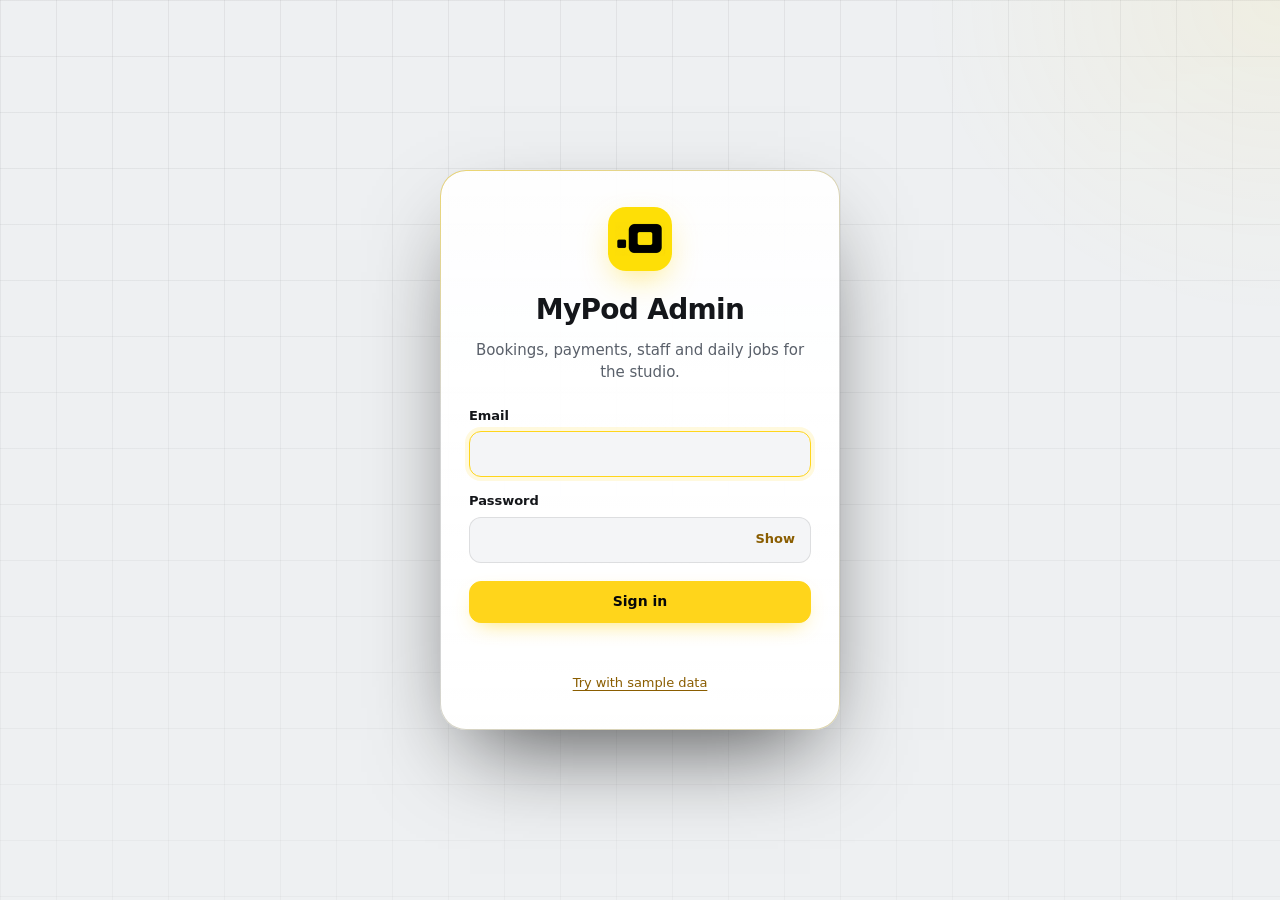
<file: admin/index.html>
<!doctype html>
<html lang="en"><head>
<meta charset="utf-8">
<meta name="viewport" content="width=device-width,initial-scale=1,viewport-fit=cover">
<meta name="theme-color" content="#07080a">
<meta name="robots" content="noindex,nofollow">
<title>MyPod Admin</title>
<link rel="manifest" href="manifest.webmanifest">
<link rel="icon" type="image/png" sizes="32x32" href="favicon-32.png">
<link rel="apple-touch-icon" href="apple-touch-icon.png">
<meta name="apple-mobile-web-app-capable" content="yes"><meta name="mobile-web-app-capable" content="yes">
<meta name="apple-mobile-web-app-title" content="MyPod Admin"><meta name="apple-mobile-web-app-status-bar-style" content="black-translucent">
<link rel="preconnect" href="https://fonts.googleapis.com"><link rel="preconnect" href="https://fonts.gstatic.com" crossorigin>
<link rel="stylesheet" href="https://fonts.googleapis.com/css2?family=Google+Sans+Flex:wght@400;500;600;700;800&family=JetBrains+Mono:wght@500;700&display=swap">
<style>
:root{color-scheme:dark;--bg:#0b0b0c;--panel:#141416;--panel2:#1c1c20;--line:#2b2b31;--text:#f2f2f0;--muted:#9b9ba3;--y:#ffd51b;--on-y:#141414;--atext:#ffd51b;
  --ok:#3ddc84;--warn:#ffb020;--bad:#ff6b6b;--info:#6cb4ff;
  --disp:"Sora","Inter",system-ui,sans-serif;--body:"Inter",system-ui,-apple-system,"Segoe UI",Roboto,Arial,sans-serif;--mono:"JetBrains Mono",ui-monospace,Menlo,Consolas,monospace;--r:14px}
@media (prefers-color-scheme:light){:root:not([data-theme="dark"]){color-scheme:light;--bg:#eceef1;--panel:#fff;--panel2:#f3f4f6;--line:#d8dbe1;--text:#16171a;--muted:#5b606a;--atext:#7a5f00;--ok:#14803f;--warn:#a95f00;--bad:#c42f2f;--info:#1a63c2}}
:root[data-theme="light"]{color-scheme:light;--bg:#eceef1;--panel:#fff;--panel2:#f3f4f6;--line:#d8dbe1;--text:#16171a;--muted:#5b606a;--atext:#7a5f00;--ok:#14803f;--warn:#a95f00;--bad:#c42f2f;--info:#1a63c2}
*{box-sizing:border-box}html,body{height:100%}
body{margin:0;background:var(--bg);color:var(--text);font:15px/1.45 var(--body);-webkit-font-smoothing:antialiased;-webkit-tap-highlight-color:transparent}
button,input,select,textarea{font:inherit;color:inherit}button{cursor:pointer;background:none;border:0;padding:0}
[hidden]{display:none!important}
:focus-visible{outline:2px solid var(--y);outline-offset:2px}
h1,h2,h3{font-family:var(--disp);margin:0;text-wrap:balance}
.mono{font-family:var(--mono)}
.muted{color:var(--muted)}

/* ---- login ---- */
#login{min-height:100%;display:flex;align-items:center;justify-content:center;padding:24px;padding-top:calc(24px + env(safe-area-inset-top,0px))}
.lcard{width:min(400px,100%);background:var(--panel);border:1px solid var(--line);border-radius:22px;padding:32px 26px;text-align:center}
.mark{width:56px;height:56px;border-radius:16px;background:var(--y);position:relative;margin:0 auto 18px}
.mark:after{content:"";position:absolute;inset:14px;border:5px solid #111;border-radius:50%;border-right-color:transparent}
.lcard h1{font-size:26px;font-weight:800}
.lcard p{color:var(--muted);margin:8px 0 22px}
#gbtn{display:flex;justify-content:center;min-height:44px}
.lmsg{min-height:20px;margin-top:16px;font-size:13px;color:var(--warn)}
.lmsg.bad{color:var(--bad)}
.lform{text-align:left}.lform label{display:block;font-size:13px;font-weight:600;margin:14px 0 6px}.pw{position:relative}.pw .field{padding-right:64px}.pwt{position:absolute;right:6px;top:6px;height:32px;padding:0 10px;border-radius:8px;font-size:13px;font-weight:600;color:var(--atext)}
.setup{margin-top:16px;text-align:left;font-size:13px;color:var(--muted);background:var(--panel2);border-radius:12px;padding:12px 14px}
.setup code{font-family:var(--mono);font-size:12px;color:var(--text)}
.demo-link{display:inline-block;margin-top:14px;font-size:13px;color:var(--atext);text-decoration:underline;text-underline-offset:3px}

/* ---- shell ---- */
#app{display:grid;grid-template-columns:minmax(0,1fr);grid-template-rows:auto 1fr;min-height:100%;overflow-x:clip}
.top{position:sticky;top:0;z-index:20;display:flex;align-items:center;gap:12px;padding:12px 16px;padding-top:calc(12px + env(safe-area-inset-top,0px));background:color-mix(in srgb,var(--bg) 88%,transparent);backdrop-filter:blur(12px);-webkit-backdrop-filter:blur(12px);border-bottom:1px solid var(--line)}
.top h1{font-size:19px;font-weight:700;flex:1;min-width:0;white-space:nowrap;overflow:hidden;text-overflow:ellipsis}
.sync{font-size:12px;color:var(--muted);display:flex;align-items:center;gap:6px;white-space:nowrap}
.dot{width:8px;height:8px;border-radius:50%;background:var(--ok)}.dot.off{background:var(--warn)}.dot.spin{background:var(--y);animation:pulse 1s infinite}
@keyframes pulse{50%{opacity:.25}}
.ibtn{width:38px;height:38px;border-radius:10px;border:1px solid var(--line);display:grid;place-items:center;background:var(--panel)}
.ibtn svg{width:18px;height:18px}
main{min-width:0;padding:16px 16px calc(96px + env(safe-area-inset-bottom,0px));max-width:860px;width:100%;margin:0 auto}
.rail{display:none}
.tabs{position:fixed;left:0;right:0;bottom:0;z-index:25;display:grid;grid-template-columns:repeat(5,1fr);background:var(--panel);border-top:1px solid var(--line);padding-bottom:env(safe-area-inset-bottom,0px)}
.tabs button,.rail button{display:flex;flex-direction:column;align-items:center;gap:3px;padding:9px 0 8px;font-size:11px;font-weight:600;color:var(--muted)}
.tabs svg,.rail svg{width:22px;height:22px}
.tabs button[aria-current=page],.rail button[aria-current=page]{color:var(--atext)}
.tabs button[aria-current=page] svg{filter:drop-shadow(0 0 6px color-mix(in srgb,var(--y) 55%,transparent))}
@media (min-width:900px){
  #app{grid-template-columns:200px minmax(0,1fr);grid-template-rows:auto 1fr}
  .top{grid-column:2}
  .rail{display:flex;flex-direction:column;grid-row:1/3;grid-column:1;position:sticky;top:0;height:100vh;padding:20px 12px;border-right:1px solid var(--line);background:var(--panel);gap:4px}
  .rail .brand{display:flex;align-items:center;gap:10px;font:800 17px var(--disp);padding:0 8px 18px}
  .rail .brand i{width:30px;height:30px;border-radius:9px;background:var(--y);position:relative}
  .rail .brand i:after{content:"";position:absolute;inset:7px;border:3px solid #111;border-radius:50%;border-right-color:transparent}
  .rail button{flex-direction:row;gap:12px;font-size:14px;padding:11px 12px;border-radius:10px}
  .rail button:hover{background:var(--panel2)}
  .rail button[aria-current=page]{background:var(--panel2)}
  .tabs{display:none}
  main{padding-bottom:40px}
}

/* ---- common ---- */
.card{background:var(--panel);border:1px solid var(--line);border-radius:var(--r);padding:16px}
.row{display:flex;align-items:center;gap:10px}.sp{flex:1}
.btn{display:inline-flex;align-items:center;justify-content:center;gap:8px;min-height:42px;padding:0 16px;border-radius:11px;border:1px solid var(--line);background:var(--panel2);font-weight:600;font-size:14px;white-space:nowrap;text-decoration:none;color:var(--text)}
.btn.pri{background:var(--y);color:var(--on-y);border-color:var(--y)}
.btn.bad{color:var(--bad)}
.btn.sm{min-height:34px;padding:0 12px;font-size:13px}
.btn:disabled{opacity:.45;cursor:not-allowed}
.field{width:100%;min-height:44px;padding:10px 12px;border-radius:11px;border:1px solid var(--line);background:var(--panel2);outline:none}
.field:focus{border-color:var(--y)}
textarea.field{min-height:64px;resize:vertical}
label.lb{display:block;font-size:13px;font-weight:600;margin:0 0 6px}
.chips{display:flex;gap:8px;overflow-x:auto;padding-bottom:2px;scrollbar-width:none}.chips::-webkit-scrollbar{display:none}
.fchip{flex:none;padding:7px 14px;border-radius:99px;border:1px solid var(--line);background:var(--panel);font-size:13px;font-weight:600;color:var(--muted)}
.fchip[aria-pressed=true]{background:var(--y);border-color:var(--y);color:var(--on-y)}
.chip{display:inline-block;padding:3px 9px;border-radius:99px;font-size:12px;font-weight:600;background:color-mix(in srgb,var(--c) 17%,transparent);color:var(--c);white-space:nowrap}
.s-info{--c:var(--info)}.s-warn{--c:var(--warn)}.s-ok{--c:var(--ok)}.s-bad{--c:var(--bad)}
.empty{text-align:center;color:var(--muted);padding:44px 16px}
.banner{margin:0 0 14px;padding:10px 14px;border-radius:12px;font-size:13px;background:color-mix(in srgb,var(--warn) 15%,transparent);color:var(--warn)}
.gap>*+*{margin-top:12px}

/* ---- board ---- */
.daynav{display:flex;align-items:center;gap:8px;margin-bottom:14px}
.daynav h2{flex:1;text-align:center;font-size:20px;font-weight:700}
.daynav h2 small{display:block;font:500 12px var(--body);color:var(--muted)}
.strip{display:grid;grid-template-columns:repeat(3,1fr);gap:10px;margin-bottom:16px}
.stat{background:var(--panel);border:1px solid var(--line);border-radius:var(--r);padding:12px 14px}
.stat b{display:block;font:700 22px var(--disp);line-height:1.15}
.stat span{font-size:12px;color:var(--muted)}
.stat.hot b{color:var(--atext)}
.now{display:flex;align-items:center;gap:10px;margin:14px 0;color:var(--atext);font:700 12px var(--mono)}
.now:before,.now:after{content:"";height:2px;background:var(--y);flex:1;border-radius:2px}
.now:before{flex:0 0 14px}

/* ---- ticket ---- */
.tk{background:var(--panel);border:1px solid var(--line);border-left:4px solid var(--c,var(--line));border-radius:var(--r);margin-bottom:10px;overflow:hidden}
.tk.dim{opacity:.62}
.tk-main{display:grid;grid-template-columns:62px minmax(0,1fr) auto;gap:12px;align-items:center;width:100%;text-align:left;padding:13px 14px}
.tk-time{font-family:var(--mono);line-height:1.15}
.tk-time b{display:block;font-size:16px}.tk-time span{display:block;font-size:11px;color:var(--muted)}
.tk-time.d b{font-size:13px}
.tk-body{min-width:0}.tk-body strong{display:block;font-weight:600;font-size:15px;overflow:hidden;text-overflow:ellipsis;white-space:nowrap}
.tk-body span{display:block;font-size:13px;color:var(--muted);overflow:hidden;text-overflow:ellipsis;white-space:nowrap}
.tk-side{text-align:right;display:flex;flex-direction:column;align-items:flex-end;gap:4px}
.tk-side b{font:700 15px var(--disp)}
.tk-side em{font-style:normal;font-size:12px;font-weight:600}
.tk-side em.due{color:var(--warn)}.tk-side em.paid{color:var(--ok)}
.tk-more{padding:0 14px 14px;border-top:1px dashed var(--line)}
.kv{display:grid;grid-template-columns:96px 1fr;gap:6px 12px;font-size:13px;padding:12px 0}
.kv dt{color:var(--muted)}.kv dd{margin:0;word-break:break-word}
.kv .mono{font-size:12px}
.acts{display:flex;flex-wrap:wrap;gap:8px;margin-top:4px}
.acts .grp{display:flex;flex-wrap:wrap;gap:8px;width:100%}
.dgroup{margin:18px 0 8px;font:700 13px var(--disp);color:var(--muted)}

/* ---- insights ---- */
.kpis{display:grid;grid-template-columns:repeat(2,1fr);gap:10px}
@media(min-width:600px){.kpis{grid-template-columns:repeat(4,1fr)}}
svg.chart{width:100%;height:auto;display:block}
svg.chart .bar{fill:var(--y)}svg.chart text{fill:var(--muted);font:11px var(--mono)}
.bl{display:grid;grid-template-columns:1fr auto;gap:2px 12px;font-size:14px;margin:10px 0}
.bl .track{grid-column:1/3;height:6px;border-radius:6px;background:var(--panel2);overflow:hidden}
.bl .track i{display:block;height:100%;background:var(--y);border-radius:6px}
.bl small{color:var(--muted)}
h3.sec{font-size:15px;margin:20px 0 10px}

/* ---- table ---- */
.tw{overflow-x:auto;border:1px solid var(--line);border-radius:var(--r);background:var(--panel)}
table{border-collapse:collapse;width:100%;font-size:13px}
th,td{padding:9px 12px;text-align:left;white-space:nowrap;border-bottom:1px solid var(--line)}
th{color:var(--muted);font-weight:600;background:var(--panel2)}tr:last-child td{border-bottom:0}

/* ---- sheet / toast ---- */
.scrim{position:fixed;inset:0;z-index:40;background:rgba(0,0,0,.55);display:flex;align-items:flex-end;justify-content:center}
.sheet{width:min(560px,100%);max-height:92vh;overflow:auto;background:var(--panel);border:1px solid var(--line);border-radius:22px 22px 0 0;padding:20px 18px calc(20px + env(safe-area-inset-bottom,0px));animation:up .28s cubic-bezier(.2,.9,.3,1)}
@keyframes up{from{transform:translateY(40px);opacity:0}}
@media(min-width:700px){.scrim{align-items:center}.sheet{border-radius:22px}}
.sheet h2{font-size:20px;margin-bottom:14px}
.grid2{display:grid;grid-template-columns:1fr 1fr;gap:12px}
.grid2 .full{grid-column:1/3}
.fab{position:fixed;right:16px;bottom:calc(78px + env(safe-area-inset-bottom,0px));z-index:22;width:54px;height:54px;border-radius:18px;background:var(--y);color:var(--on-y);display:grid;place-items:center;box-shadow:0 8px 24px rgba(0,0,0,.35)}
.fab svg{width:24px;height:24px}
@media(min-width:900px){.fab{bottom:28px;right:28px}}
#toast{position:fixed;left:50%;bottom:calc(92px + env(safe-area-inset-bottom,0px));transform:translate(-50%,20px);z-index:60;background:var(--text);color:var(--bg);padding:10px 16px;border-radius:12px;font-size:14px;font-weight:600;opacity:0;pointer-events:none;transition:.25s;max-width:calc(100% - 32px)}
#toast.show{opacity:1;transform:translate(-50%,0)}#toast.bad{background:var(--bad);color:#fff}
.avatar{width:46px;height:46px;border-radius:50%;background:var(--panel2);object-fit:cover;flex:none}
.stat em.sub{display:block;font-style:normal;font-size:12px;color:var(--muted);margin-top:2px}
.coll{padding:14px 16px;margin:12px 0 16px}.coll .ct{font:700 13px var(--disp);color:var(--muted);margin-bottom:10px}
.cg{display:grid;grid-template-columns:repeat(auto-fit,minmax(78px,1fr));gap:12px}.cg span{display:block;font-size:12px;color:var(--muted)}.cg b{font:700 17px var(--disp)}.cg b.hot{color:var(--atext)}
.duty{display:flex;flex-wrap:wrap;align-items:center;gap:8px;margin-bottom:16px;padding:12px 14px;width:100%;text-align:left}
.seg{display:flex;gap:8px;margin-bottom:14px}.seg .fchip{flex:1;text-align:center}
.sc{background:var(--panel);border:1px solid var(--line);border-radius:var(--r);margin-bottom:10px;padding:14px}
.sc-h{display:flex;align-items:center;gap:12px;width:100%;text-align:left}
.av2{width:42px;height:42px;border-radius:50%;background:var(--panel2);display:grid;place-items:center;font:700 14px var(--disp);flex:none}
.sc-h .who{flex:1;min-width:0}.sc-h .who b{display:block}.sc-h .who small{color:var(--muted);font-size:13px}
.th{width:64px;height:48px;border-radius:9px;border:1px solid var(--line);overflow:hidden;background:var(--panel2);flex:none;position:relative}
.th img{width:100%;height:100%;object-fit:cover;display:block}.th.empty{display:grid;place-items:center;color:var(--muted);font-size:11px}
.th i{position:absolute;left:0;bottom:0;right:0;font:700 10px var(--mono);font-style:normal;text-align:center;background:rgba(0,0,0,.65);color:#fff;padding:1px 0}
.ph-row{display:flex;gap:8px;margin-top:12px;flex-wrap:wrap}
.mx{display:grid;grid-template-columns:repeat(4,1fr);gap:8px;margin-top:12px;text-align:center}
.mx div{background:var(--panel2);border-radius:10px;padding:8px 4px}.mx b{display:block;font:700 15px var(--disp)}.mx span{font-size:11px;color:var(--muted)}
.dl{display:grid;grid-template-columns:1fr auto;gap:6px 10px;align-items:center;padding:10px 0;border-top:1px dashed var(--line);font-size:14px}
.dl small{display:block;color:var(--muted);font-size:12px}.dl .ot{color:var(--atext);font-weight:600}
.dl .dh{text-align:right;font-weight:600}.dl .dact{grid-column:1/3;display:flex;gap:8px;flex-wrap:wrap}
.flag{color:var(--warn);font-weight:600}
.lbx{display:grid;grid-template-columns:1fr 1fr;gap:10px}.lbx figure{margin:0}.lbx img{width:100%;border-radius:12px;display:block;background:var(--panel2);aspect-ratio:4/3;object-fit:cover}.lbx figcaption{font-size:12px;color:var(--muted);margin-top:4px}
@media(max-width:480px){.lbx{grid-template-columns:1fr}}
@media (prefers-reduced-motion:reduce){*{animation:none!important;transition:none!important}}

/* ---- mobile fixes: no sideways scroll, no double-tap zoom, no focus zoom ---- */
html,body{max-width:100%;overflow-x:hidden;overscroll-behavior-x:none;-webkit-text-size-adjust:100%;text-size-adjust:100%}
*,*:before,*:after{touch-action:manipulation}
input,select,textarea,.field{font-size:16px}
.field{min-width:0;max-width:100%}
.kpis{grid-template-columns:repeat(2,minmax(0,1fr))}
@media(min-width:600px){.kpis{grid-template-columns:repeat(4,minmax(0,1fr))}}
.grid2{grid-template-columns:minmax(0,1fr) minmax(0,1fr)}
.mx{grid-template-columns:repeat(4,minmax(0,1fr))}.mx b{font-size:14px;overflow-wrap:anywhere}
.lbx{grid-template-columns:minmax(0,1fr) minmax(0,1fr)}
@media(max-width:480px){.lbx{grid-template-columns:minmax(0,1fr)}}
.stat{min-width:0;overflow-wrap:anywhere}.card,.sc,.tk{min-width:0;max-width:100%}
.daynav h2{min-width:0}.kv dd,.dl{overflow-wrap:anywhere}
.cg{grid-template-columns:repeat(auto-fit,minmax(96px,1fr))}.cg b{overflow-wrap:anywhere}
img,svg{max-width:100%}
/* ---- alerts / new-order popup / activity ---- */
.alertlayer{position:fixed;inset:0;z-index:90;background:rgba(0,0,0,.72);display:flex;align-items:center;justify-content:center;padding:16px}
.acard{width:min(440px,100%);max-height:92vh;overflow:auto;background:var(--panel);border:2px solid var(--y);border-radius:22px;padding:22px 18px calc(18px + env(safe-area-inset-bottom,0px));animation:up .28s cubic-bezier(.2,.9,.3,1)}
.acard h2{font-size:22px;display:flex;align-items:center;gap:12px;margin-bottom:14px}
.bell{width:42px;height:42px;border-radius:50%;background:var(--y);color:var(--on-y);display:grid;place-items:center;flex:none;animation:ring 1s ease-in-out infinite}
.bell svg{width:22px;height:22px}
@keyframes ring{0%,100%{transform:rotate(0)}15%{transform:rotate(14deg)}30%{transform:rotate(-12deg)}45%{transform:rotate(8deg)}60%{transform:rotate(-6deg)}75%{transform:rotate(0)}}
.bell.quiet{animation:none}
@media(prefers-reduced-motion:reduce){.bell{animation:none}.acard{animation:none}}
.ao{border:1px solid var(--line);background:var(--panel2);border-radius:12px;padding:12px;margin-bottom:10px;display:grid;gap:2px}
.ao b{font-size:16px}.ao span{color:var(--muted);font-size:13px}.ao .pr{color:var(--text);font-weight:700;font-size:15px}
.acard .row{display:flex;gap:10px;flex-wrap:wrap;margin-top:14px}.acard .row .btn{flex:1 1 120px}
.ahint{font-size:12.5px;color:var(--warn);margin:8px 0 0}
.al-row{display:flex;align-items:center;justify-content:space-between;gap:10px;padding:10px 0;border-bottom:1px solid var(--line)}
.al-row:last-of-type{border-bottom:0}.al-row small{display:block;color:var(--muted);font-size:12.5px;line-height:1.35;margin-top:2px}
.al-r{display:flex;gap:6px;align-items:center;flex-wrap:wrap;justify-content:flex-end}
.al-warn{border-color:var(--warn)}
.al-ok{display:flex;align-items:center;gap:8px;flex-wrap:wrap;padding:10px 14px}.al-ok .sp2{flex:1;min-width:8px}
.actl{list-style:none;margin:0;padding:0}.actl li{display:flex;gap:10px;padding:9px 0;border-bottom:1px solid var(--line)}.actl li:last-child{border-bottom:0}
.actl i{width:9px;height:9px;border-radius:50%;margin-top:6px;flex:none;background:var(--c,var(--muted))}
.actl b{font-weight:600;font-size:14px;display:block}.actl small{color:var(--muted);font-size:12.5px}.actl time{margin-left:auto;color:var(--muted);font-size:12px;white-space:nowrap;padding-left:8px}

/* =====================================================================
   MyPod Admin v2 design layer: same look as the website
   near-black + MyPod yellow #ffd51b, grid of boxes, Google Sans Flex
   ===================================================================== */
:root{--bg:#07080a;--panel:#0e1013;--panel2:#15181d;--line:rgba(255,255,255,.09);--line2:rgba(255,255,255,.16);--text:#f4f5f6;--muted:#9aa1a9;
  --y:#ffd51b;--on-y:#07080a;--atext:#ffd51b;--ok:#30d158;--warn:#ffb020;--bad:#ff5a4e;--info:#6cb4ff;--grid:rgba(255,255,255,.05);
  --disp:"Google Sans Flex","Google Sans",system-ui,-apple-system,"Segoe UI",Roboto,Arial,sans-serif;--body:var(--disp);--r:16px;--ease:cubic-bezier(.22,1,.36,1)}
@media (prefers-color-scheme:light){:root:not([data-theme="dark"]){--bg:#eef0f2;--panel:#fff;--panel2:#f4f5f7;--line:rgba(20,22,26,.1);--line2:rgba(20,22,26,.18);--text:#14161a;--muted:#59606a;--atext:#8a5d00;--grid:rgba(20,22,26,.06);--ok:#12924a;--warn:#a95f00;--bad:#c8321f;--info:#1a63c2}}
:root[data-theme="light"]{--bg:#eef0f2;--panel:#fff;--panel2:#f4f5f7;--line:rgba(20,22,26,.1);--line2:rgba(20,22,26,.18);--text:#14161a;--muted:#59606a;--atext:#8a5d00;--grid:rgba(20,22,26,.06);--ok:#12924a;--warn:#a95f00;--bad:#c8321f;--info:#1a63c2}

body{background:var(--bg);font:15px/1.5 var(--body);letter-spacing:-.003em}
body::before{content:"";position:fixed;inset:0;z-index:-1;pointer-events:none;
  background:radial-gradient(40% 50% at 100% 0%,rgba(255,213,27,.07),transparent 70%),
    linear-gradient(var(--grid) 1px,transparent 1px) 0 0/56px 56px,linear-gradient(90deg,var(--grid) 1px,transparent 1px) 0 0/56px 56px;
  -webkit-mask-image:linear-gradient(180deg,#000,rgba(0,0,0,.5));mask-image:linear-gradient(180deg,#000,rgba(0,0,0,.5))}
h1,h2,h3{font-family:var(--disp);letter-spacing:-.025em}
::selection{background:var(--y);color:var(--on-y)}

/* login */
.lcard{position:relative;border-radius:26px;padding:36px 28px;background:linear-gradient(180deg,color-mix(in srgb,var(--panel) 92%,transparent),var(--panel));border:1px solid var(--line2);box-shadow:0 40px 90px -30px rgba(0,0,0,.7)}
.lcard::before{content:"";position:absolute;inset:-1px;border-radius:inherit;padding:1px;pointer-events:none;background:linear-gradient(160deg,rgba(255,213,27,.55),transparent 35%,transparent 70%,rgba(255,213,27,.25));
  -webkit-mask:linear-gradient(#000 0 0) content-box,linear-gradient(#000 0 0);-webkit-mask-composite:xor;mask-composite:exclude}
.mark2{display:block;width:64px;height:64px;margin:0 auto 18px;border-radius:18px;box-shadow:0 12px 34px -10px rgba(255,213,27,.7)}
.lcard h1{font-size:28px;font-weight:800}
.lform label{font-weight:600}
.field{border-radius:12px;border:1.5px solid var(--line);background:var(--panel2);transition:border-color .2s,box-shadow .2s}
.field:focus{border-color:var(--y);box-shadow:0 0 0 4px rgba(255,213,27,.14)}

/* shell */
.top{background:color-mix(in srgb,var(--bg) 80%,transparent);border-bottom:1px solid var(--line)}
.top h1{font-size:21px;font-weight:800}
.ibtn{border-radius:12px;background:var(--panel2);border:1px solid var(--line);transition:background .2s,transform .3s var(--ease)}
.ibtn:active{transform:scale(.94)}
.dot.spin{animation:none;background:none;width:12px;height:12px;border:2px solid var(--y);border-right-color:transparent;animation:spinA .7s linear infinite}
@keyframes spinA{to{transform:rotate(360deg)}}
.tabs{background:color-mix(in srgb,var(--panel) 86%,transparent);-webkit-backdrop-filter:blur(18px) saturate(160%);backdrop-filter:blur(18px) saturate(160%);border-top:1px solid var(--line)}
.tabs button{position:relative;font-weight:600;transition:color .2s}
.tabs button[aria-current=page]::before{content:"";position:absolute;top:0;left:30%;right:30%;height:3px;border-radius:0 0 3px 3px;background:var(--y)}
.rail{background:color-mix(in srgb,var(--panel) 92%,transparent)}
.rail .brand img{width:32px;height:32px;border-radius:9px;flex:none}
.rail button{font-weight:600}
.rail button[aria-current=page]{background:rgba(255,213,27,.1);color:var(--atext);box-shadow:inset 3px 0 0 var(--y)}

/* buttons, chips */
.btn{border-radius:12px;font-weight:700;transition:transform .3s var(--ease),background .2s,border-color .2s,filter .2s}
.btn:active{transform:scale(.97)}
.btn.pri{box-shadow:0 8px 22px -10px rgba(255,213,27,.8)}
.btn.pri:hover{filter:brightness(1.05)}
.btn:not(.pri):hover{border-color:var(--line2)}
.fchip{border-radius:10px;background:var(--panel);transition:background .2s,color .2s,border-color .2s}
.fchip[aria-pressed=true]{box-shadow:0 6px 18px -8px rgba(255,213,27,.7)}
.chip{border-radius:8px;font-weight:700}

/* cards and stat tiles */
.card,.sc,.stat,.tw{background:linear-gradient(180deg,color-mix(in srgb,var(--panel) 96%,#fff 4%),var(--panel));border:1px solid var(--line);border-radius:var(--r)}
.kpis{gap:12px}
.stat{position:relative;overflow:hidden;padding:14px 16px}
.stat b{font:800 26px/1.15 var(--disp);letter-spacing:-.03em;font-variant-numeric:tabular-nums}
.stat.hot{border-color:rgba(255,213,27,.45);background:linear-gradient(180deg,rgba(255,213,27,.1),var(--panel) 70%)}
.stat::after{content:"";position:absolute;left:16px;top:0;width:22px;height:3px;border-radius:0 0 3px 3px;background:var(--line2)}
.stat.hot::after{background:var(--y)}
.daynav h2{font-size:22px;font-weight:800}
.coll .ct,.card .ct{font:700 14px var(--disp);color:var(--text)}
.cg b{font:800 19px var(--disp);font-variant-numeric:tabular-nums}
.duty{transition:border-color .2s,transform .3s var(--ease)}
.duty:active{transform:scale(.99)}
.vduty{border-color:rgba(255,176,32,.45);background:linear-gradient(180deg,rgba(255,176,32,.08),var(--panel))}

/* tickets */
.tk{border-radius:var(--r);border-left-width:4px;background:var(--panel);transition:border-color .2s,box-shadow .3s,transform .3s var(--ease)}
.tk:hover{box-shadow:0 14px 34px -20px rgba(0,0,0,.8);border-color:var(--line2)}
.tk-main{padding:14px 16px}
.tk-time b{font:700 17px var(--mono)}
.tk-body strong{font-weight:700;font-size:16px}
.tk-side b{font:800 16px var(--disp);font-variant-numeric:tabular-nums}
.tk-side em{padding:2px 8px;border-radius:7px;background:color-mix(in srgb,currentColor 13%,transparent)}
.tk-more{animation:tkOpen .35s var(--ease)}
@keyframes tkOpen{from{opacity:0;transform:translateY(-6px)}}
.kv dt{font-weight:600}
.now{color:var(--atext);font:700 12px var(--mono)}
.now:before,.now:after{box-shadow:0 0 10px rgba(255,213,27,.6)}
.dgroup{font:800 14px var(--disp);color:var(--text);letter-spacing:-.01em}
.cpy{margin-left:8px;padding:2px 8px;border-radius:7px;border:1px solid var(--line2);font:600 11.5px var(--body);color:var(--atext)}

/* UPI verify box */
.vbox{margin:12px 0 4px;padding:14px;border-radius:14px;border:1.5px dashed rgba(255,176,32,.55);background:rgba(255,176,32,.07)}
.vbox .vh{display:flex;align-items:center;justify-content:space-between;gap:10px}
.vbox p{margin:8px 0 12px;font-size:14px;color:var(--muted);line-height:1.5}
.vbox p b{color:var(--text)}
.vbox code{display:inline-block;padding:2px 8px;border-radius:7px;background:var(--panel2);color:var(--text);font-size:13.5px;letter-spacing:.04em}
.vbox .grp{display:flex;flex-wrap:wrap;gap:8px}

/* sheets, alerts, toast */
.scrim{background:rgba(4,5,6,.6);-webkit-backdrop-filter:blur(10px);backdrop-filter:blur(10px)}
.sheet,.acard{border-radius:24px 24px 0 0;border:1px solid var(--line2);background:var(--panel);box-shadow:0 -20px 60px rgba(0,0,0,.5);animation:up .4s var(--ease)}
@media(min-width:700px){.sheet{border-radius:24px}}
.acard{border:2px solid var(--y);border-radius:24px}
#toast{border-radius:14px;font-weight:700;box-shadow:0 14px 34px -10px rgba(0,0,0,.6)}
.fab{border-radius:18px;box-shadow:0 12px 30px -8px rgba(255,213,27,.65);transition:transform .3s var(--ease)}
.fab:active{transform:scale(.92)}

/* loading skeletons */
.skel{display:grid;gap:12px}
.sk-row{display:grid;grid-template-columns:repeat(2,minmax(0,1fr));gap:12px}
@media(min-width:600px){.sk-row{grid-template-columns:repeat(4,minmax(0,1fr))}}
.sk{border-radius:var(--r);background:linear-gradient(100deg,var(--panel) 0 38%,var(--panel2) 50%,var(--panel) 62%) 0 0/300% 100%;border:1px solid var(--line);animation:shim 1.3s linear infinite}
.sk-tile{height:78px}.sk-tk{height:74px}
@keyframes shim{from{background-position:100% 0}to{background-position:0 0}}
@media (prefers-reduced-motion:reduce){.sk{animation:none}.dot.spin{animation:none}}
.kpis{margin-bottom:14px}
.al-warn,.al-ok{margin-bottom:12px}
.duty{margin-bottom:12px}
.rchips{display:flex;flex-wrap:wrap;gap:8px}
.rchips .fchip{flex:none;white-space:normal;text-align:left}
.btn.pri.bad2{background:var(--bad);border-color:var(--bad);color:#fff;box-shadow:0 8px 22px -10px rgba(255,90,78,.8)}

.answ{position:relative;flex:none;width:52px;height:30px;cursor:pointer}
.answ input{position:absolute;opacity:0;inset:0;margin:0;cursor:pointer}
.answ i{position:absolute;inset:0;border-radius:20px;background:var(--panel2);border:1px solid var(--line2);transition:background .2s}
.answ i::after{content:"";position:absolute;left:3px;top:3px;width:22px;height:22px;border-radius:50%;background:var(--muted);transition:transform .2s,background .2s}
.answ input:checked+i{background:#1fae5b;border-color:#1fae5b}.answ input:checked+i::after{transform:translateX(22px);background:#fff}
.answ input:focus-visible+i{outline:2px solid var(--y);outline-offset:2px}
.anchips{flex-wrap:wrap}
.fchip.on,.fchip[aria-pressed="true"]{border-color:var(--y);background:rgba(255,213,27,.14);color:var(--text)}
.ancol{display:flex;gap:10px;flex-wrap:wrap}
.ancol button{width:36px;height:36px;border-radius:50%;background:var(--c);border:3px solid transparent;box-shadow:0 0 0 1px var(--line2);cursor:pointer}
.ancol button[aria-pressed="true"]{border-color:var(--panel);box-shadow:0 0 0 3px var(--text)}
.ancheck{display:flex;gap:10px;align-items:flex-start;padding:12px;border-radius:12px;background:var(--panel2);cursor:pointer}
.ancheck input{margin-top:3px;width:18px;height:18px;accent-color:#ef3b45}
.ancheck b{display:block;font-size:14px}.ancheck small{display:block;color:var(--muted);font-size:12.5px;margin-top:2px}
.anerr{margin:0;color:var(--bad);font-weight:600;font-size:13.5px}.anerr:empty{display:none}
.anp{--c:#ffd51b;--ink:#07080a;display:grid;grid-template-columns:minmax(0,1fr) 40%;gap:10px;align-items:center;padding:16px;border-radius:18px;background:linear-gradient(160deg,color-mix(in srgb,var(--c) 18%,#0e1013),#0e1013);border:1px solid color-mix(in srgb,var(--c) 45%,transparent);color:#f4f5f6}
.anp[data-theme="red"]{--c:#ef3b45;--ink:#fff}.anp[data-theme="orange"]{--c:#ff7a1a;--ink:#fff}.anp[data-theme="purple"]{--c:#8b4dff;--ink:#fff}.anp[data-theme="green"]{--c:#1fae5b;--ink:#fff}.anp[data-theme="blue"]{--c:#2f6bff;--ink:#fff}
.anp-c>b{display:block;font-size:21px;line-height:1.1;font-weight:900;letter-spacing:-.02em}
.anp-c p{margin:6px 0 0;color:#9aa1a9;font-size:12.5px;line-height:1.4}
.anp-w{display:block;margin-top:6px;font-size:12px;font-weight:700}
.anp-a{display:flex;flex-wrap:wrap;gap:6px;margin-top:10px}
.anp-code{font-size:11.5px;padding:5px 8px;border-radius:8px;border:1px dashed var(--c);color:#c9ced4}.anp-code b{color:#fff;letter-spacing:.05em}
.anp-go{font-size:12px;font-weight:800;padding:6px 10px;border-radius:9px;background:var(--c);color:var(--ink)}
.anp-h{display:grid;justify-items:center;transform-origin:50% 0;animation:anpSw 4s ease-in-out infinite}
.anp-h i{width:12px;height:12px;border-radius:50%;border:3px solid #f4f5f6;margin-bottom:14px;position:relative}
.anp-h i::before,.anp-h i::after{content:"";position:absolute;top:6px;width:2px;height:30px;background:#9aa1a9;transform-origin:top}
.anp-h i::before{left:2px;transform:rotate(50deg)}.anp-h i::after{left:2px;transform:rotate(-50deg)}
.anp-s{display:grid;justify-items:center;width:100%;padding:8px 6px;border-radius:10px;background:var(--c);color:var(--ink);text-align:center;box-shadow:0 0 0 3px color-mix(in srgb,var(--c) 35%,transparent)}
.anp-s small{font-size:11px;font-weight:700}.anp-s b{font-size:20px;font-weight:900;text-transform:uppercase;line-height:1}
@keyframes anpSw{0%,100%{transform:rotate(-3deg)}50%{transform:rotate(3deg)}}
.sr-only{position:absolute;width:1px;height:1px;overflow:hidden;clip:rect(0 0 0 0)}
.andates{display:grid;grid-template-columns:1fr 1fr;gap:10px}.andates .field{width:100%;min-width:0;box-sizing:border-box}@media(max-width:520px){.andates{grid-template-columns:1fr}}

</style>
</head>
<body>

<div id="login" hidden>
  <div class="lcard">
    <img class="mark2" src="[data-uri]" alt="" width="64" height="64">
    <h1>MyPod Admin</h1>
    <p>Bookings, payments, staff and daily jobs for the studio.</p>
    <form id="loginf" class="lform">
      <label for="l_email">Email</label>
      <input class="field" id="l_email" type="email" name="username" autocomplete="username" inputmode="email" autocapitalize="off" spellcheck="false" required>
      <label for="l_pass">Password</label>
      <div class="pw"><input class="field" id="l_pass" type="password" name="password" autocomplete="current-password" required><button type="button" class="pwt" data-act="showpw" aria-label="Show password">Show</button></div>
      <button class="btn pri" id="l_go" type="submit" style="width:100%;margin-top:18px">Sign in</button>
    </form>
    <div class="lmsg" id="lmsg" role="status"></div>
    <a class="demo-link" href="?demo">Try with sample data</a>
  </div>
</div>

<div id="app" hidden>
  <nav class="rail" id="rail" aria-label="Sections"></nav>
  <header class="top">
    <h1 id="ttl">Board</h1>
    <div class="sync" id="sync"></div>
    <button class="ibtn" data-act="refresh" aria-label="Refresh"><svg viewBox="0 0 24 24" fill="none" stroke="currentColor" stroke-width="2" stroke-linecap="round" stroke-linejoin="round"><path d="M20 11a8 8 0 1 0-2.3 5.7M20 4v7h-7"/></svg></button>
  </header>
  <main id="view"></main>
  <button class="fab" id="fab" data-act="add" aria-label="Add booking"><svg viewBox="0 0 24 24" fill="none" stroke="currentColor" stroke-width="2.6" stroke-linecap="round"><path d="M12 5v14M5 12h14"/></svg></button>
  <nav class="tabs" id="tabs" aria-label="Sections"></nav>
</div>
<div id="modal"></div>
<div id="toast" role="status" aria-live="polite"></div>

<script>
(() => {
"use strict";
/* ============ CONFIG ============ */
const CFG = {
  API: "https://script.google.com/macros/s/AKfycbx74xNj_y54Q5fY8HT2veK_EkzL0Q_fm3L86R-Miei4qGZtbMZDH-YIIn9AwYNta8m9tA/exec",
  HISTORY_DAYS: 90, FUTURE_DAYS: 60
};
const DEMO = /[?&]demo\b/.test(location.search);

/* ============ helpers ============ */
const $ = s => document.querySelector(s);
const esc = s => String(s == null ? "" : s).replace(/[&<>"']/g, c => ({"&":"&amp;","<":"&lt;",">":"&gt;",'"':"&quot;","'":"&#39;"}[c]));
const store = { get(k){try{return localStorage.getItem(k)}catch(e){return null}}, set(k,v){try{localStorage.setItem(k,v)}catch(e){}}, del(k){try{localStorage.removeItem(k)}catch(e){}} };
const pad = n => String(n).padStart(2,"0");
const ymd = d => d.getFullYear()+"-"+pad(d.getMonth()+1)+"-"+pad(d.getDate());
const addDays = (s,n) => { const d = new Date(s+"T00:00:00"); d.setDate(d.getDate()+n); return ymd(d); };
const istNow = () => new Date(Date.now() + (330 + new Date().getTimezoneOffset()) * 60000);   /* Kolkata wall clock on any device */
const today = () => ymd(istNow());
const inr = n => "₹" + Math.round(Number(n)||0).toLocaleString("en-IN");
const num = v => Number(String(v==null?"":v).replace(/[^\d.\-]/g,"")) || 0;
const phone10 = v => String(v||"").replace(/\D/g,"").slice(-10);
const MON = ["Jan","Feb","Mar","Apr","May","Jun","Jul","Aug","Sep","Oct","Nov","Dec"], DOW = ["Sun","Mon","Tue","Wed","Thu","Fri","Sat"];
const dLabel = s => { const d = new Date(s+"T00:00:00"); return DOW[d.getDay()]+" "+d.getDate()+" "+MON[d.getMonth()]; };
function toMin(t){ const m = /(\d{1,2}):(\d{2})\s*(AM|PM)?/i.exec(String(t||"")); if(!m) return 9999; let h = +m[1]; if(m[3]){ h = h%12; if(/pm/i.test(m[3])) h += 12; } return h*60 + +m[2]; }
const fmtMin = m => ((Math.floor(m/60)%12)||12)+":"+pad(m%60)+" "+(m>=720?"PM":"AM");
const fmtDur = m => !m ? "" : m>=60 ? Math.floor(m/60)+"h"+(m%60?" "+(m%60)+"m":"") : m+"m";
const ago = ts => { const m = Math.round((Date.now()-ts)/60000); return m<1?"just now":m<60?m+"m ago":Math.round(m/60)+"h ago"; };
function toast(msg, bad){ const t=$("#toast"); t.textContent=msg; t.className="show"+(bad?" bad":""); clearTimeout(toast.t); toast.t=setTimeout(()=>t.className="",3200); }

/* ============ data model ============ */
const A = { id:["bookingid","id"], name:["customername","name","customer"], phone:["customerphone","phone","mobile"], email:["customeremail","email"], mode:["servicemode","mode"],
  address:["address"], landmark:["landmark"], map:["maplink"], veh:["vehicletype"], size:["vehiclesize"], plate:["vehiclenumber","plate"], svc:["servicename","service"], addons:["addons"],
  coupon:["couponcode","coupon"], disc:["discount","discountinr"], price:["price","total","totalprice","amount","totalinr","finalprice","totalamount","grandtotal","netprice","bookingamount","payable"], date:["date","bookingdate"], time:["time","slot","timeslot"], dur:["durationmins","durationmin"],
  created:["createdat","timestamp","createdon","bookedat"], src:["source"], pm:["paymentmethod"], ps:["paymentstatus"], status:["status"], note:["adminnote","notes","note"], ref:["paymentref","utr"], creason:["cancelreason"] };
function normB(r){
  const o = { _row:r._row };
  for(const k in A){ for(const a of A[k]){ if(r[a]!==undefined && r[a]!==null && r[a]!==""){ o[k]=r[a]; break; } } }
  o.id = String(o.id||""); o.status = String(o.status||"Confirmed"); o.price = num(o.price); o.dur = num(o.dur);
  o.date = String(o.date||"").slice(0,10); o.time = String(o.time||"").replace(/^Start now,\s*/i,""); o.phone = String(o.phone||"");
  o.name = String(o.name||"Customer"); o.svc = String(o.svc||"Service"); o.ps = String(o.ps||""); o.pm = String(o.pm||""); o.note = String(o.note||""); o.ref = String(o.ref||"");
  o.addons = Array.isArray(o.addons) ? o.addons.join(", ") : String(o.addons||"");
  o.created = parseTs(o.created);
  return o;
}
function parseTs(v){
  if(!v) return 0; const s = String(v).trim();
  if(/^\d{4}-\d{2}-\d{2}[ T]\d{2}:\d{2}(:\d{2})?$/.test(s)) return Date.parse(s.replace(" ","T") + (s.length===16?":00":"") + "+05:30") || 0;   /* sheet time is Kolkata time */
  return Date.parse(s) || 0;
}
const SKEL = '<div class="skel" aria-busy="true" aria-label="Loading bookings"><div class="sk-row">'+'<div class="sk sk-tile"></div>'.repeat(4)+'</div>'+'<div class="sk sk-tk"></div>'.repeat(4)+'</div>';
const isMgr = () => !!(S.sess && S.sess.role==="manager");
const live = b => b.status!=="Cancelled" && b.status!=="No-show";
const needsVerify = b => !isPaid(b) && /says paid|verify/i.test(String(b.ps||""));
const isPaid = b => /^(paid|success|captured|received|done|completed)/i.test(String(b.ps||"").trim());
const srcOf = b => b.src || (/^MPK/.test(b.id)?"Kiosk":/^MPA/.test(b.id)?"Admin":"Website");
const modeOf = b => b.mode || "Not set";
const STCLS = { "Confirmed":"s-info","Pending":"s-info","In Progress":"s-warn","Completed":"s-ok","Cancelled":"s-bad","No-show":"s-bad" };

const S = { tab:"board", day:today(), bookings:[], loaded:false, loading:false, fetchedAt:0, offline:false, open:null, q:"", fStatus:"all", fMode:"all", limit:60,
  range:30, coupons:null, sess:null, all:false, theme:store.get("mp_theme")||"auto", demo:[],
  attMonth:today().slice(0,7), att:{ loaded:false, loading:false, month:"", roster:[], shifts:[], photos:[], pay:[] }, ph:{}, phTry:{}, seg:"today", openStaff:null, lb:null };
const SK = "mp_admin_sess", CK = "mp_admin_cache";

/* ============ API ============ */
async function api(action, payload){
  if(DEMO) return demoApi(action, payload||{});
  const body = JSON.stringify(Object.assign({action, token:S.sess&&S.sess.token}, payload));
  let res;
  try{ res = await fetch(CFG.API, {method:"POST", body, redirect:"follow"}); }
  catch(e){ throw new Error(navigator.onLine===false ? "You are offline." : "Could not reach the server."); }
  let d; try{ d = await res.json(); }catch(e){ throw new Error("Unexpected reply from the server. Is the admin script deployed?"); }
  if(!d.ok){
    if(d.code==="auth" && action!=="adminLogin"){ signOut("Session expired. Please sign in again."); }
    const err = new Error(d.message||"Request failed"); err.code = d.code; throw err;
  }
  return d;
}

/* ============ auth (email + password, checked by the Apps Script) ============ */
function setLoginMsg(t, bad){ const m=$("#lmsg"); m.textContent=t||""; m.className="lmsg"+(bad?" bad":""); }
function showLogin(msg){
  $("#app").hidden = true; $("#login").hidden = false; setLoginMsg(msg, !!msg);
  const em = $("#l_email"); if(!em.value) em.value = store.get("mp_admin_email")||"";
  $("#l_pass").value = ""; $("#l_pass").type = "password"; (em.value ? $("#l_pass") : em).focus();
}
async function submitLogin(e){
  e.preventDefault();
  const email = $("#l_email").value.trim().toLowerCase(), password = $("#l_pass").value, btn = $("#l_go");
  if(!email || !password){ setLoginMsg("Enter your email and password.", true); return; }
  btn.disabled = true; btn.textContent = "Signing in…"; setLoginMsg("");
  try{
    const d = await api("adminLogin", { email, password });
    S.sess = { token:d.token, email:d.email, name:d.name, exp:d.exp, role:d.role||"owner" };
    store.set(SK, JSON.stringify(S.sess)); store.set("mp_admin_email", d.email); $("#l_pass").value = ""; enter();
  }catch(err){ setLoginMsg(err.message, true); $("#l_pass").value = ""; $("#l_pass").focus(); }
  finally{ btn.disabled = false; btn.textContent = "Sign in"; }
}
function signOut(msg){
  store.del(SK); store.del(CK); S.sess = null; S.bookings = []; S.loaded = false; S.coupons = null; S.ph = {}; S.phTry = {};
  S.att = { loaded:false, loading:false, month:"", roster:[], shifts:[], photos:[], pay:[] }; $("#modal").innerHTML = ""; stopRing(); pend = []; renderAlert(); setBadge(0); showLogin(msg);
}
function openPw(){
  const L = (id,t) => '<label style="font-weight:600;font-size:13px;display:block;margin:12px 0 6px" for="'+id+'">'+t+'</label>';
  $("#modal").innerHTML = '<div class="scrim" data-act="closeScrim"><form class="sheet" id="pwf" autocomplete="off"><h2>Change password</h2>'+
    L("w_o","Current password")+'<input class="field" id="w_o" type="password" autocomplete="current-password" required>'+
    L("w_n","New password (at least 8 characters)")+'<input class="field" id="w_n" type="password" autocomplete="new-password" minlength="8" required>'+
    L("w_c","Repeat new password")+'<input class="field" id="w_c" type="password" autocomplete="new-password" minlength="8" required>'+
    '<div class="row" style="margin-top:16px"><button type="button" class="btn sp" data-act="close">Cancel</button><button class="btn pri sp" type="submit">Change password</button></div></form></div>';
  $("#w_o").focus();
}
async function submitPw(e){
  e.preventDefault();
  if($("#w_n").value!==$("#w_c").value){ toast("The new passwords don't match.", true); return; }
  try{
    const d = await api("adminChangePassword", { oldPassword:$("#w_o").value, newPassword:$("#w_n").value });
    S.sess.token = d.token; S.sess.exp = d.exp; store.set(SK, JSON.stringify(S.sess)); $("#modal").innerHTML = ""; toast("Password changed");
  }catch(err){ toast(err.message, true); }
}

/* ============ data loading ============ */
function loadCache(){ try{ const c = JSON.parse(store.get(CK)||"null"); if(c && c.rows){ S.bookings = c.rows.map(normB); S.fetchedAt = c.at; S.loaded = true; } }catch(e){} }
async function loadData(o){
  o = o || {}; if(S.loading) return; S.loading = true; if(!o.quiet) renderSync();
  try{
    const t = today();
    const d = await api("adminBookings", S.all ? {} : { from:addDays(t,-CFG.HISTORY_DAYS), to:addDays(t,CFG.FUTURE_DAYS) });
    S.bookings = d.bookings.map(normB); if(d.role && S.sess && S.sess.role!==d.role){ S.sess.role = d.role; if(!DEMO) store.set(SK, JSON.stringify(S.sess)); } S.fetchedAt = Date.now(); S.offline = false; S.loaded = true;
    if(!DEMO) store.set(CK, JSON.stringify({ at:S.fetchedAt, rows:d.bookings }));
    if(!o.quiet || !S.att.loaded || Date.now() - (S.att.at||0) > 5*60000) loadAtt();
    try{ detectNew(S.bookings); }catch(e2){}
  }catch(e){
    if(e.code!=="auth"){ S.offline = true; if(!o.quiet) toast(e.message, true); }
  }finally{
    S.loading = false;
    const busy = o.quiet && (S.open || $("#modal").innerHTML || /^(TEXTAREA|INPUT|SELECT)$/.test((document.activeElement||{}).tagName||""));
    if(busy) renderSync(); else render();
  }
}

async function patch(id, fields, extra){
  const b = S.bookings.find(x => x.id===id); if(!b) return;
  const MAP = { status:"status", ps:"paymentstatus", pm:"paymentmethod", note:"adminnote", ref:"paymentref", creason:"cancelreason" };
  const old = {}, wire = {};
  for(const k in fields){ old[k] = b[k]; b[k] = fields[k]; wire[MAP[k]] = fields[k]; }
  render();
  try{ await api("adminUpdate", Object.assign({ bookingId:id, fields:wire }, extra||{})); toast("Saved");
    if(fields.status) logAct("st", b.name+" → "+fields.status, b.svc); else if(fields.ps) logAct("pay", b.name+" marked "+fields.ps+(fields.pm?" ("+fields.pm+")":""), b.svc+(b.price?" · "+inr(b.price):"")); }
  catch(e){ for(const k in old) b[k] = old[k]; render(); toast(e.message, true); }
}

/* ============ views ============ */
const ICON = {
  board:'<path d="M4 6h16M4 12h16M4 18h10"/>', list:'<path d="M8 6h12M8 12h12M8 18h12M4 6h.01M4 12h.01M4 18h.01"/>',
  chart:'<path d="M5 20V10M12 20V4M19 20v-7"/>', staff:'<circle cx="9" cy="8" r="3.5"/><path d="M2.5 20c.6-3.6 3.2-5.5 6.5-5.5s5.9 1.9 6.5 5.5M16 4.8a3.5 3.5 0 0 1 0 6.4M18 14.8c2 .6 3.3 2.3 3.7 5.2"/>', tag:'<path d="M3 12V4h8l10 10-8 8L3 12zM7.5 8.5h.01"/>', user:'<circle cx="12" cy="8" r="4"/><path d="M4 21c1-4 4-6 8-6s7 2 8 6"/>' };
const TABS = [["board","Board","board"],["bookings","Bookings","list"],["staff","Staff","staff"],["insights","Insights","chart"],["more","More","user"]];
const svg = p => '<svg viewBox="0 0 24 24" fill="none" stroke="currentColor" stroke-width="2" stroke-linecap="round" stroke-linejoin="round">'+p+'</svg>';
const TITLES = { board:"Board", bookings:"Bookings", staff:"Staff", insights:"Insights", coupons:"Coupons", announce:"Announcement", more:"More" };

function renderNav(){
  const btn = ([k,l,i]) => '<button data-act="tab" data-t="'+k+'"'+((S.tab===k||(k==="more"&&(S.tab==="coupons"||S.tab==="announce")))?' aria-current="page"':'')+'>'+svg(ICON[i])+l+'</button>';
  $("#tabs").innerHTML = TABS.map(btn).join("");
  $("#rail").innerHTML = '<div class="brand"><img src="[data-uri]" alt="" width="32" height="32">MyPod Admin</div>'+TABS.map(btn).join("");
}
function renderSync(){
  const el = $("#sync"); if(!el) return;
  const cls = S.loading ? "spin" : S.offline ? "off" : "";
  const txt = S.loading ? "Updating…" : S.offline ? "Offline · saved "+ago(S.fetchedAt) : S.fetchedAt ? "Updated "+ago(S.fetchedAt) : "";
  el.innerHTML = '<span class="dot '+cls+'"></span><span>'+txt+'</span>';
}
function render(){
  renderNav(); renderSync();
  $("#ttl").textContent = TITLES[S.tab];
  $("#fab").hidden = !(S.tab==="board" || S.tab==="bookings") || !!S.open;
  wantPh = [];
  const v = { board:vBoard, bookings:vBookings, staff:vStaff, insights:vInsights, coupons:vCoupons, announce:vAnnounce, more:vMore }[S.tab];
  $("#view").innerHTML = (S.offline && S.loaded ? '<div class="banner">You\'re offline. Showing the last saved bookings. Changes need a connection.</div>' : "") + v();
  if(S.tab==="coupons" && !S.coupons) loadCoupons();
  if(wantPh.length) fetchPh();
}

/* ---- ticket ---- */
function nextStep(b){ if(b.status==="Confirmed"||b.status==="Pending") return ["In Progress","Start job"]; if(b.status==="In Progress") return ["Completed","Mark complete"]; return null; }
function ticket(b, showDate){
  const open = S.open===b.id, t = toMin(b.time), tl = t===9999 ? ["—",""] : fmtMin(t).split(" ");
  const sc = STCLS[b.status]||"s-info", ph = phone10(b.phone);
  let h = '<article class="tk '+sc+(live(b)?"":" dim")+'">'+
    '<button class="tk-main" data-act="toggle" data-id="'+esc(b.id)+'" aria-expanded="'+open+'">'+
      '<div class="tk-time'+(showDate?" d":"")+'"><b>'+(showDate?esc(dLabel(b.date)):esc(tl[0]))+'</b><span>'+(showDate?esc(tl.join(" ")):esc(tl[1]))+'</span>'+(b.dur&&!showDate?'<span>'+fmtDur(b.dur)+'</span>':'')+'</div>'+
      '<div class="tk-body"><strong>'+esc(b.name)+'</strong><span>'+esc(b.svc)+(b.plate?" · "+esc(b.plate):"")+'</span><span>'+esc(modeOf(b))+" · "+esc(srcOf(b))+'</span></div>'+
      '<div class="tk-side"><span class="chip '+sc+'">'+esc(b.status)+'</span><b>'+(b.price?inr(b.price):"Quote")+'</b>'+(live(b)?'<em class="'+(isPaid(b)?"paid":"due")+'">'+(isPaid(b)?"Paid":needsVerify(b)?"Verify UPI"+(b.ref?" · "+esc(String(b.ref).slice(-4)):""):/not received|not found/i.test(b.ps)?"Not received":"Due")+'</em>':"")+'</div>'+
    '</button>';
  if(open){
    const ns = nextStep(b), rows = [];
    const kv = (k,v,m) => { if(v) rows.push('<dt>'+k+'</dt><dd'+(m?' class="mono"':"")+'>'+v+'</dd>'); };
    kv("Phone", ph ? '<a href="tel:+91'+ph+'" style="color:inherit">'+esc(ph)+'</a>' : "");
    kv("Email", esc(b.email));
    kv("Where", esc([b.address,b.landmark].filter(Boolean).join(" · ")) + (/^https?:\/\//i.test(String(b.map||"").trim()) ? ' · <a href="'+esc(String(b.map).trim())+'" target="_blank" rel="noopener noreferrer" style="color:var(--atext)">Map</a>' : ""));
    kv("Vehicle", esc([b.veh,b.size,b.plate].filter(Boolean).join(" · ")));
    kv("Add-ons", esc(b.addons)); kv("Coupon", esc(b.coupon), true);
    kv("Discount", num(b.disc) ? inr(b.disc) : "");
    if(b.status==="Cancelled") kv("Cancel reason", b.creason ? esc(b.creason) : '<span class="flag">No reason saved</span>');
    kv("Payment", esc([b.ps||"Unpaid", b.pm].filter(Boolean).join(" · ")));
    kv("UTR / ref", b.ref ? esc(b.ref)+' <button class="cpy" data-act="copy" data-v="'+esc(b.ref)+'">Copy</button>' : "", true); kv("Booking ID", esc(b.id), true);
    h += '<div class="tk-more"><dl class="kv">'+rows.join("")+'</dl>'+
      '<label class="lb" for="n-'+esc(b.id)+'">Staff note</label><textarea class="field" id="n-'+esc(b.id)+'" data-act="note" data-id="'+esc(b.id)+'" placeholder="Visible to admins only">'+esc(b.note)+'</textarea>'+
      (live(b) && needsVerify(b) ? '<div class="vbox"><div class="vh"><b>Check this UPI payment</b><span class="chip s-warn">To verify</span></div>'+
        '<p>Open the PNB app and look for <b>'+(b.price?inr(b.price):"the amount")+'</b>'+(b.ref ? ' with UTR <code class="mono">'+esc(b.ref)+'</code>.' : '. The customer did not give a UTR, so match by amount and time.')+'</p>'+
        '<div class="grp"><button class="btn pri" data-act="vpaid" data-id="'+esc(b.id)+'">Found it, mark paid</button><button class="btn bad" data-act="vnot" data-id="'+esc(b.id)+'" data-confirm="Mark this UPI payment as not received? The customer will see it on their booking.">Not received</button>'+
        (b.ref ? '<button class="btn" data-act="copy" data-v="'+esc(b.ref)+'">Copy UTR</button>' : '')+'</div></div>' : '')+
      '<div class="acts" style="margin-top:12px">'+
      (ns ? '<div class="grp"><button class="btn pri" data-act="status" data-id="'+esc(b.id)+'" data-v="'+ns[0]+'">'+ns[1]+'</button>'+
              (live(b)&&!isPaid(b) ? '<button class="btn" data-act="pay" data-id="'+esc(b.id)+'" data-v="Cash">Paid cash</button><button class="btn" data-act="pay" data-id="'+esc(b.id)+'" data-v="UPI">Paid UPI</button><button class="btn" data-act="pay" data-id="'+esc(b.id)+'" data-v="Card">Paid card</button>' : "")+'</div>' :
         (live(b)&&!isPaid(b) ? '<div class="grp"><button class="btn pri" data-act="pay" data-id="'+esc(b.id)+'" data-v="Cash">Paid cash</button><button class="btn" data-act="pay" data-id="'+esc(b.id)+'" data-v="UPI">Paid UPI</button><button class="btn" data-act="pay" data-id="'+esc(b.id)+'" data-v="Card">Paid card</button></div>' : ""))+
      '<div class="grp">'+(ph ? '<a class="btn sm" href="tel:+91'+ph+'">Call</a><a class="btn sm" target="_blank" rel="noopener" href="https://wa.me/91'+ph+'">WhatsApp</a>' : "")+
        (live(b) ? '<button class="btn sm bad" data-act="status" data-id="'+esc(b.id)+'" data-v="No-show" data-confirm="Mark as no-show?">No-show</button><button class="btn sm bad" data-act="status" data-id="'+esc(b.id)+'" data-v="Cancelled" data-confirm="Cancel this booking?">Cancel</button>'
                 : '<button class="btn sm" data-act="status" data-id="'+esc(b.id)+'" data-v="Confirmed">Reopen</button>')+'</div>'+
      '</div></div>';
  }
  return h + '</article>';
}

/* ---- board ---- */
const methodOf = b => { const m = String(b.pm||"").toLowerCase().trim(); if(!m) return "Unset"; if(/cash|counter|studio|venue|delivery|cod|offline|hand/.test(m)) return "Cash"; if(/upi|gpay|google ?pay|phonepe|paytm|bhim/.test(m)) return "UPI"; if(/card|credit|debit|visa|master|rupay/.test(m)) return "Card"; return "Online"; };
function paySplit(list){
  const z = () => ({a:0,n:0}), r = { cash:z(), upi:z(), card:z(), oth:z(), unset:z(), due:z(), ver:z() };
  list.forEach(b => { if(!live(b)) return; if(!isPaid(b)){ const t = needsVerify(b) ? r.ver : r.due; t.a += b.price; t.n++; return; }
    const k = { Cash:"cash", UPI:"upi", Card:"card", Online:"oth", Unset:"unset" }[methodOf(b)]; r[k].a += b.price; r[k].n++; });
  r.online = { a:r.upi.a+r.card.a+r.oth.a, n:r.upi.n+r.card.n+r.oth.n };
  r.got = r.cash.a + r.online.a + r.unset.a; r.gotN = r.cash.n + r.online.n + r.unset.n;
  return r;
}
const chanOf = b => { const x = srcOf(b); return x==="Website" ? "Online" : x; };
const sumP = l => l.reduce((t,b) => t+b.price, 0);
const plural = (n,w) => n+" "+w+(n===1?"":"s");
function summary(list){
  const act = list.filter(live), done = act.filter(b => b.status==="Completed"), paid = act.filter(isPaid), ch = {};
  act.forEach(b => { const k = chanOf(b); ch[k] = (ch[k]||0)+1; });
  const bikes = done.filter(b => b.veh==="Bike" || /bike/i.test(b.svc)).length;
  return { act:act.length, canc:list.length-act.length, done:done.length, bikes, cars:done.length-bikes, ch, sales:sumP(act), got:sumP(paid), due:sumP(act)-sumP(paid) };
}
const tile = (big,label,sub,cls) => '<div class="stat'+(cls?" "+cls:"")+'"><b>'+big+'</b><span>'+label+'</span>'+(sub?'<em class="sub">'+sub+'</em>':"")+'</div>';
function collHtml(list,title){
  const r = paySplit(list), cell = (k,x,hot) => '<div><span>'+k+' · '+x.n+'</span><b class="'+(hot?"hot":"")+'">'+inr(x.a)+'</b></div>';
  const parts = [["UPI",r.upi],["Card",r.card],["Other online",r.oth]].filter(p => p[1].n).map(p => p[0]+" "+inr(p[1].a)+" ("+p[1].n+")");
  return '<div class="card coll">'+(title?'<div class="ct">'+title+'</div>':"")+'<div class="cg">'+cell("Cash",r.cash)+cell("Online",r.online)+
    (r.unset.n?cell("Method not set",r.unset):"")+(r.ver.n?cell("UPI to verify",r.ver,true):"")+cell("Not yet paid",r.due,r.due.a>0)+'</div>'+
    '<div class="muted" style="font-size:12px;margin-top:10px">Collected '+inr(r.got)+' from '+plural(r.gotN,"booking")+(parts.length?' · Online = '+parts.join(" · "):"")+'</div></div>';
}
function verifyHtml(){
  const v = S.bookings.filter(b => live(b) && needsVerify(b)); if(!v.length) return "";
  return '<button class="card duty vduty" data-act="verifylist"><b class="flag">UPI payments to check</b><span class="chip s-warn">'+v.length+' · '+inr(sumP(v))+'</span><span class="muted">Match the UTR in the PNB app</span></button>';
}
function unpaidHtml(){
  const u = S.bookings.filter(b => b.status==="Completed" && !isPaid(b)); if(!u.length) return "";
  return '<button class="card duty" data-act="unpaid"><b class="flag">Unpaid completed jobs</b><span class="chip s-warn">'+u.length+' · '+inr(sumP(u))+'</span><span class="muted">Tap to review</span></button>';
}
function dutyHtml(){
  if(S.day!==today() || !S.att.loaded || S.att.month!==today().slice(0,7)) return "";
  const ins = S.att.shifts.filter(x => x.date===today() && !x.outIso);
  return '<button class="card duty" data-act="tab" data-t="staff"><b>On duty</b>'+(ins.length ? ins.map(x => '<span class="chip s-ok">'+esc(nameOf(x))+' · '+clock(x.inIso)+'</span>').join("") : '<span class="muted">'+(S.att.shifts.some(x => x.date===today()) ? "No one on duty now" : "No one has clocked in yet")+'</span>')+'</button>';
}
function vBoard(){
  if(!S.loaded) return ''+SKEL+'';
  const list = S.bookings.filter(b => b.date===S.day).sort((a,b) => toMin(a.time)-toMin(b.time)), m = summary(list), ps = paySplit(list), nop = list.filter(b => live(b) && !b.price).length;
  const isToday = S.day===today(), rel = isToday?"Today":S.day===addDays(today(),1)?"Tomorrow":S.day===addDays(today(),-1)?"Yesterday":"";
  const chs = Object.keys(m.ch).sort().map(k => k+" "+m.ch[k]).join(" · ");
  let h = '<div class="daynav"><button class="ibtn" data-act="day" data-n="-1" aria-label="Previous day">'+svg('<path d="M15 6l-6 6 6 6"/>')+'</button>'+
    '<h2>'+(rel||dLabel(S.day))+'<small>'+(rel?dLabel(S.day):"")+'</small></h2>'+
    (isToday?"":'<button class="btn sm" data-act="day" data-n="0">Today</button>')+
    '<button class="ibtn" data-act="day" data-n="1" aria-label="Next day">'+svg('<path d="M9 6l6 6-6 6"/>')+'</button></div>'+
    '<div class="kpis">'+tile(m.act,"Bookings",(chs||"None yet")+(m.canc?" · "+m.canc+" cancelled":""))+
      tile(m.done+"/"+m.act,"Vehicles done",plural(m.cars,"car")+" · "+plural(m.bikes,"bike"))+
      tile(inr(m.sales),"Total sales","Cash "+inr(ps.cash.a)+" · Online "+inr(ps.online.a)+(nop?" · "+nop+" with no price":""))+
      tile(inr(m.due),"To collect",plural(ps.due.n+ps.ver.n,"unpaid booking"),m.due>0?"hot":"")+'</div>'+
    alertsHtml()+verifyHtml()+unpaidHtml()+collHtml(list.filter(live), isToday?"Collected today":"Collected")+dutyHtml()+activityHtml();
  if(!list.length) return h + '<div class="empty">No bookings for this day.<br><button class="btn pri" style="margin-top:14px" data-act="add">Add a booking</button></div>';
  const nowM = istNow().getHours()*60 + istNow().getMinutes(); let marked = !isToday;
  list.forEach(b => { if(!marked && toMin(b.time) >= nowM){ h += '<div class="now">NOW '+fmtMin(nowM)+'</div>'; marked = true; } h += ticket(b); });
  if(!marked) h += '<div class="now">NOW '+fmtMin(nowM)+'</div>';
  return h;
}

/* ---- bookings ---- */
function filtered(){
  const q = S.q.trim().toLowerCase();
  return S.bookings.filter(b => (S.fStatus==="all" || (S.fStatus==="Unpaid" ? (b.status==="Completed" && !isPaid(b)) : S.fStatus==="Verify" ? (live(b) && needsVerify(b)) : b.status===S.fStatus)) && (S.fMode==="all" || modeOf(b)===S.fMode) &&
    (!q || (b.name+" "+b.phone+" "+b.id+" "+b.plate+" "+b.svc+" "+b.coupon+" "+b.ref+" "+(b.email||"")).toLowerCase().includes(q)))
    .sort((a,b) => a.date===b.date ? toMin(b.time)-toMin(a.time) : (a.date<b.date?1:-1));
}
function listHtml(){
  const f = filtered(); if(!f.length) return '<div class="empty">No bookings match.</div>';
  let h = "", last = "";
  f.slice(0,S.limit).forEach(b => { if(b.date!==last){ last = b.date; h += '<div class="dgroup">'+(b.date===today()?"Today":dLabel(b.date))+'</div>'; } h += ticket(b); });
  if(f.length > S.limit) h += '<button class="btn" style="width:100%" data-act="more">Show more ('+(f.length-S.limit)+' left)</button>';
  return h;
}
function vBookings(){
  if(!S.loaded) return ''+SKEL+'';
  const modes = [...new Set(S.bookings.map(modeOf))].sort();
  const st = ["all","Verify","Confirmed","In Progress","Completed","Unpaid","Cancelled","No-show"];
  return '<div class="gap"><input class="field" id="q" type="search" placeholder="Search name, phone, plate, booking ID or UTR" value="'+esc(S.q)+'" autocomplete="off">'+
    '<div class="chips">'+st.map(s => '<button class="fchip" data-act="fstatus" data-v="'+s+'" aria-pressed="'+(S.fStatus===s)+'">'+(s==="all"?"All":s==="Unpaid"?"Unpaid (done)":s==="Verify"?"UPI to verify":s)+'</button>').join("")+'</div>'+
    '<select class="field" id="fmode"><option value="all">All booking types</option>'+modes.map(m => '<option'+(S.fMode===m?" selected":"")+'>'+esc(m)+'</option>').join("")+'</select></div>'+
    '<div id="list" style="margin-top:6px">'+listHtml()+'</div>'+
    (S.all ? "" : '<button class="btn" style="width:100%;margin-top:12px" data-act="all">Load full history</button>');
}

/* ---- insights ---- */
function groupSum(list, fn){ const m = {}; list.forEach(b => { const k = fn(b); (m[k] = m[k] || {k, n:0, rev:0}).n++; m[k].rev += b.price; }); return Object.values(m).sort((a,b) => b.rev-a.rev || b.n-a.n); }
function blist(items, max){ return items.map(i => '<div class="bl"><span>'+esc(i.k)+'</span><span>'+inr(i.rev)+' <small>· '+i.n+'</small></span><div class="track"><i style="width:'+Math.max(3,Math.round(i.rev/(max||1)*100))+'%"></i></div></div>').join(""); }
function bars(series, label){
  const W = 600, H = 140, max = Math.max(1, ...series.map(s => s.v)), bw = W/series.length;
  return '<svg class="chart" viewBox="0 0 '+W+' '+(H+22)+'" role="img" aria-label="'+esc(label)+'">'+
    series.map((s,i) => { const h = Math.round(s.v/max*H); return '<rect class="bar" x="'+(i*bw+bw*.14).toFixed(1)+'" y="'+(H-h)+'" width="'+(bw*.72).toFixed(1)+'" height="'+(s.v?Math.max(h,2):0)+'" rx="3"><title>'+esc(s.l+": "+inr(s.v))+'</title></rect>'; }).join("")+
    '<text x="0" y="'+(H+16)+'">'+esc(series[0].l)+'</text><text x="'+W+'" y="'+(H+16)+'" text-anchor="end">'+esc(series[series.length-1].l)+'</text></svg>';
}
function vInsights(){
  if(!S.loaded) return ''+SKEL+'';
  const from = addDays(today(), -(S.range-1));
  const inR = S.bookings.filter(b => b.date>=from && b.date<=today());
  const lv = inR.filter(live), rev = lv.reduce((s,b)=>s+b.price,0), canc = inR.length - lv.length;
  const series = []; const weekly = S.range>30;
  for(let i=0;i<S.range;i+= weekly?7:1){
    const d0 = addDays(from,i), d1 = weekly ? addDays(from,Math.min(i+6,S.range-1)) : d0;
    series.push({ l:dLabel(d0), v:lv.filter(b => b.date>=d0 && b.date<=d1).reduce((s,b)=>s+b.price,0) });
  }
  const svc = groupSum(lv, b => b.svc), mode = groupSum(lv, modeOf), src = groupSum(lv, srcOf);
  const byPh = {}; S.bookings.filter(live).forEach(b => { const p = phone10(b.phone); if(!p) return; (byPh[p] = byPh[p] || {k:b.name, n:0, rev:0}).n++; byPh[p].rev += b.price; });
  const cust = Object.values(byPh), rep = cust.filter(c => c.n>1).length;
  return '<div class="chips" style="margin-bottom:14px">'+[7,30,90].map(n => '<button class="fchip" data-act="range" data-v="'+n+'" aria-pressed="'+(S.range===n)+'">Last '+n+' days</button>').join("")+'</div>'+
    '<div class="kpis"><div class="stat"><b>'+inr(rev)+'</b><span>Revenue</span></div><div class="stat"><b>'+lv.length+'</b><span>Bookings</span></div>'+
    '<div class="stat"><b>'+inr(lv.length?rev/lv.length:0)+'</b><span>Average ticket</span></div><div class="stat"><b>'+(inR.length?Math.round(canc/inR.length*100):0)+'%</b><span>Cancelled or no-show</span></div></div>'+
    '<h3 class="sec">Revenue per '+(weekly?"week":"day")+'</h3><div class="card">'+bars(series,"Revenue")+'</div>'+
    '<h3 class="sec">By service</h3><div class="card">'+(svc.length?blist(svc.slice(0,8),svc[0].rev):'<span class="muted">No data</span>')+'</div>'+
    '<div class="grid2" style="margin-top:12px"><div><h3 class="sec" style="margin-top:8px">By booking type</h3><div class="card">'+(mode.length?blist(mode,mode[0].rev):"—")+'</div></div>'+
    '<div><h3 class="sec" style="margin-top:8px">By channel</h3><div class="card">'+(src.length?blist(src,src[0].rev):"—")+'</div></div></div>'+
    '<h3 class="sec">Money collected</h3>'+collHtml(lv)+'<h3 class="sec">Customers</h3><div class="card"><div class="row" style="margin-bottom:6px"><b>'+cust.length+'</b><span class="muted">customers on record,</span><b>'+rep+'</b><span class="muted">came back</span></div>'+
    blist(cust.sort((a,b)=>b.rev-a.rev).slice(0,6).map(c => ({k:c.k+(c.n>1?" ("+c.n+" visits)":""), n:c.n, rev:c.rev})), Math.max(1,...cust.map(c=>c.rev)))+'</div>';
}

/* ---- coupons ---- */
async function loadCoupons(){
  try{ const d = await api("adminCoupons"); S.coupons = d; }catch(e){ S.coupons = { headers:[], rows:[], message:e.message }; }
  if(S.tab==="coupons") render();
}
function vCoupons(){
  const used = S.bookings.filter(b => b.coupon && live(b)), c = S.coupons;
  let h = '<div class="kpis" style="margin-bottom:14px"><div class="stat"><b>'+used.length+'</b><span>Redeemed in bookings</span></div><div class="stat"><b>'+inr(used.reduce((s,b)=>s+num(b.disc),0))+'</b><span>Discount given</span></div></div>';
  if(!c) return h + '<div class="empty">Loading coupon sheet…</div>';
  if(!c.headers.length) return h + '<div class="empty">'+esc(c.message||"No coupon data.")+'</div>';
  h += '<input class="field" id="cq" type="search" placeholder="Search a coupon code" autocomplete="off" style="margin-bottom:12px"><div id="ctab">'+couponTable("")+'</div>';
  return h;
}
function couponTable(q){
  const c = S.coupons; q = q.trim().toLowerCase();
  const rows = c.rows.filter(r => !q || r.join(" ").toLowerCase().includes(q)).slice(0,150);
  const usedCodes = new Set(S.bookings.filter(b => b.coupon && live(b)).map(b => String(b.coupon).trim().toUpperCase()));
  const hdr = c.headers.slice(0,6);
  return '<div class="tw"><table><thead><tr>'+hdr.map(x => '<th>'+esc(x)+'</th>').join("")+'<th>Used in a booking</th></tr></thead><tbody>'+
    rows.map(r => { const hit = r.some(v => usedCodes.has(String(v).trim().toUpperCase())); return '<tr>'+hdr.map((_,i) => '<td>'+esc(r[i])+'</td>').join("")+'<td>'+(hit?'<span class="chip s-ok">Yes</span>':'<span class="muted">No</span>')+'</td></tr>'; }).join("")+
    '</tbody></table></div>'+(c.rows.length>150?'<p class="muted" style="font-size:12px">Showing 150 of '+c.rows.length+'. Search to narrow down.</p>':"");
}

/* ---- staff: attendance, photos, pay ---- */
let wantPh = [];
const DEF = { shiftHours:9, otMult:1, workDays:26 };
const MONTHS = ["January","February","March","April","May","June","July","August","September","October","November","December"];
const clock = iso => { const d = new Date(Date.parse(iso) + (330 + new Date().getTimezoneOffset()) * 60000); return fmtMin(d.getHours()*60 + d.getMinutes()); };
const fmtH = h => { const m = Math.round(h*60); return Math.floor(m/60)+"h "+pad(m%60)+"m"; };
const pidOf = (sh,t) => "PH-"+sh.id+"-"+t;
const nameOf = x => x.staffName || (S.att.roster.find(r => r.id===x.staffId)||{}).name || "Staff";
const initials = n => String(n).split(/\s+/).map(w => w.charAt(0)).slice(0,2).join("").toUpperCase();
const payOf = id => Object.assign({}, DEF, { monthlySalary:0 }, S.att.pay.find(x => x.staffId===id) || {});
function shHours(x){ if(!x.inIso || !x.outIso) return null; const h = (Date.parse(x.outIso)-Date.parse(x.inIso))/36e5; return (h>0 && h<=20) ? h : null; }
function people(){
  const m = {}; S.att.roster.forEach(r => { m[r.id] = { id:r.id, name:r.name, role:r.role }; });
  S.att.shifts.forEach(x => { if(x.staffId && !m[x.staffId]) m[x.staffId] = { id:x.staffId, name:x.staffName||"Staff", role:x.role||"" }; });
  return Object.values(m).sort((a,b) => a.name.localeCompare(b.name));
}
function calcMonth(){
  return people().map(p => {
    const sh = S.att.shifts.filter(x => x.staffId===p.id), cfg = payOf(p.id), days = {}, flags = []; let total = 0, ot = 0;
    sh.forEach(x => {
      const h = shHours(x);
      if(h==null){ if(!(x.inIso && !x.outIso && x.date===today())) flags.push(x); return; }
      days[x.date] = 1; total += h; ot += Math.max(0, h-cfg.shiftHours);
    });
    const n = Object.keys(days).length, hourly = cfg.monthlySalary/(cfg.workDays*cfg.shiftHours);
    const base = cfg.monthlySalary*Math.min(n,cfg.workDays)/cfg.workDays, otPay = ot*hourly*cfg.otMult;
    return { p, sh, cfg, days:n, total, ot, flags, base, otPay, pay:base+otPay };
  });
}
async function loadAtt(month){
  month = month || S.attMonth; S.att.loading = true;
  try{
    const d = await api("adminAttendance", { month });
    S.att = { loaded:true, loading:false, month, at:Date.now(), roster:d.staff||[], shifts:d.shifts||[], photos:d.photos||[], pay:d.pay||[] };
  }catch(e){ S.att.loading = false; if(e.code!=="auth") toast("Attendance: "+e.message, true); }
  if(S.tab==="staff" || S.tab==="board") render();
}
async function fetchPh(){
  const ids = wantPh.filter((id,i) => wantPh.indexOf(id)===i && S.ph[id]===undefined && !S.phTry[id]);
  if(!ids.length) return;
  ids.forEach(id => { S.phTry[id] = 1; });
  for(let i=0;i<ids.length;i+=6){
    try{ const d = await api("adminPhotos", { ids:ids.slice(i,i+6) }); Object.keys(d.photos||{}).forEach(k => { S.ph[k] = d.photos[k]; }); }catch(e){}
  }
  if(S.tab==="staff") render();
  if(S.lb) showPhotos(S.lb);
}
function thumb(x,t){
  const id = pidOf(x,t), has = S.att.photos.indexOf(id)>=0;
  if(!has) return "";
  wantPh.push(id);
  return '<button class="th'+(S.ph[id]?"":" empty")+'" data-act="photo" data-sid="'+esc(x.id)+'" aria-label="'+t+' photo">'+(S.ph[id]?'<img alt="" src="'+S.ph[id]+'">':"…")+'<i>'+t+'</i></button>';
}
function vStaff(){
  const seg = '<div class="seg">'+[["today","Today"],["report","Report"],["pay","Pay setup"]].filter(a => !(isMgr() && a[0]==="pay")).map(a => '<button class="fchip" data-act="seg" data-v="'+a[0]+'" aria-pressed="'+(S.seg===a[0])+'">'+a[1]+'</button>').join("")+'</div>';
  if(!S.att.loaded) return seg+'<div class="empty">'+(S.att.loading?"Loading attendance…":"No attendance data yet.")+'</div>';
  return seg + (S.seg==="today" ? vStaffToday() : (S.seg==="report" || isMgr()) ? vStaffReport() : vStaffPay());
}
function vStaffToday(){
  const t = today(), ps = people();
  if(S.att.month!==t.slice(0,7)) return '<div class="empty">Loading this month…</div>';
  if(!ps.length) return '<div class="empty">No staff yet. Add names on the kiosk Attendance tab or in the Staff sheet.</div>';
  return ps.map(p => {
    const sh = S.att.shifts.filter(x => x.staffId===p.id && x.date===t).sort((a,b) => a.inIso<b.inIso?-1:1), cur = sh[sh.length-1];
    let st = "Not in", cls = "";
    if(cur && !cur.outIso){ st = "In since "+clock(cur.inIso); cls = "s-ok"; }
    else if(cur){ st = "Out "+clock(cur.outIso)+(shHours(cur)!=null?" · "+fmtH(shHours(cur)):""); cls = "s-info"; }
    return '<div class="sc"><div class="sc-h"><span class="av2">'+esc(initials(p.name))+'</span><span class="who"><b>'+esc(p.name)+'</b><small>'+esc(p.role||"Staff")+'</small></span><span class="chip '+cls+'">'+st+'</span></div>'+
      (sh.length ? '<div class="ph-row">'+sh.map(x => thumb(x,"IN")+thumb(x,"OUT")).join("")+'</div>' : "")+'</div>';
  }).join("");
}
function monthNav(){
  const [y,m] = S.attMonth.split("-").map(Number), cur = S.attMonth===today().slice(0,7);
  return '<div class="daynav"><button class="ibtn" data-act="month" data-n="-1" aria-label="Previous month">'+svg('<path d="M15 6l-6 6 6 6"/>')+'</button><h2>'+MONTHS[m-1]+" "+y+'</h2>'+
    '<button class="ibtn" data-act="month" data-n="1" aria-label="Next month"'+(cur?" disabled":"")+'>'+svg('<path d="M9 6l6 6-6 6"/>')+'</button></div>';
}
function vStaffReport(){
  const rows = calcMonth(), tot = rows.reduce((a,r) => ({ h:a.h+r.total, ot:a.ot+r.ot, pay:a.pay+r.pay }), { h:0, ot:0, pay:0 });
  let h = monthNav()+'<div class="kpis" style="margin-bottom:12px">'+tile(Math.round(tot.h*10)/10+" h","Hours worked")+tile(Math.round(tot.ot*10)/10+" h","Overtime")+(isMgr() ? tile(rows.reduce((a,r) => a+r.days,0),"Days present","All staff") : tile(inr(tot.pay),"Estimated payroll","Based on Pay setup"))+
    tile(rows.reduce((a,r) => a+r.flags.length,0),"Shifts to check","Missing exit time")+'</div>'+
    '<div class="row" style="margin-bottom:14px">'+(isMgr()?"":'<button class="btn sm sp" data-act="csv" data-v="pay">Export payroll CSV</button>')+'<button class="btn sm sp" data-act="csv" data-v="log">Export daily log CSV</button></div>';
  if(!rows.length) return h+'<div class="empty">No staff found.</div>';
  rows.forEach(r => {
    const open = S.openStaff===r.p.id, noPay = !r.cfg.monthlySalary;
    h += '<div class="sc"><button class="sc-h" data-act="openstaff" data-id="'+esc(r.p.id)+'" aria-expanded="'+open+'"><span class="av2">'+esc(initials(r.p.name))+'</span><span class="who"><b>'+esc(r.p.name)+'</b><small>'+esc(r.p.role||"Staff")+'</small></span>'+
      '<span style="text-align:right"><b class="mono">'+(isMgr()?fmtH(r.total):noPay?"Set salary":inr(r.pay))+'</b><small class="muted" style="display:block;font-size:12px">'+(isMgr()?"hours":noPay?"in Pay setup":"estimated")+'</small></span></button>'+
      '<div class="mx"><div><b>'+r.days+'</b><span>Days</span></div><div><b>'+fmtH(r.total)+'</b><span>Hours</span></div><div><b>'+fmtH(r.ot)+'</b><span>Overtime</span></div><div><b class="'+(r.flags.length?"flag":"")+'">'+r.flags.length+'</b><span>To check</span></div></div>';
    if(open){
      h += '<div style="margin-top:12px">'+(r.sh.length ? r.sh.map(x => {
        const hh = shHours(x), ot = hh!=null ? Math.max(0,hh-r.cfg.shiftHours) : 0, bad = hh==null && !(x.inIso && !x.outIso && x.date===today());
        return '<div class="dl"><div><b>'+dLabel(x.date)+'</b><small>'+clock(x.inIso)+" to "+(x.outIso?clock(x.outIso):"no exit recorded")+(x.fixed?" (set by admin)":"")+'</small></div>'+
          '<div class="dh">'+(hh!=null?fmtH(hh):(bad?'<span class="flag">Check</span>':"On shift"))+(ot>0?'<small class="ot">+'+fmtH(ot)+' overtime</small>':"")+'</div>'+
          '<div class="dact">'+thumb(x,"IN")+thumb(x,"OUT")+(bad&&!x.outIso?'<button class="btn sm" data-act="fix" data-sid="'+esc(x.id)+'">Set exit time</button>':"")+'</div></div>';
      }).join("") : '<p class="muted">No shifts this month.</p>')+'</div>';
    }
    h += '</div>';
  });
  return h+(isMgr()?"":'<p class="muted" style="font-size:12px">Pay = monthly salary × days present ÷ working days (capped at a full month), plus overtime hours × hourly rate × overtime multiplier. Overtime is time beyond the normal shift on each shift.</p>');
}
function vStaffPay(){
  const ps = people(); if(!ps.length) return '<div class="empty">No staff yet.</div>';
  return ps.map(p => { const c = payOf(p.id), set = c.monthlySalary>0;
    return '<div class="sc"><div class="sc-h"><span class="av2">'+esc(initials(p.name))+'</span><span class="who"><b>'+esc(p.name)+'</b><small>'+(set ? inr(c.monthlySalary)+" a month · "+c.shiftHours+"h shift · "+c.workDays+" days · overtime ×"+c.otMult : "Salary not set")+'</small></span>'+
      '<button class="btn sm" data-act="payedit" data-id="'+esc(p.id)+'">'+(set?"Edit":"Set up")+'</button></div></div>'; }).join("")+
    '<p class="muted" style="font-size:12px">Defaults when you only set a salary: '+DEF.shiftHours+' hour shift, '+DEF.workDays+' working days, overtime paid at ×'+DEF.otMult+'. Pay settings are saved in the StaffPay tab of your Google Sheet.</p>';
}
function openPay(id){
  const p = people().find(x => x.id===id); if(!p) return; const c = payOf(id);
  $("#modal").innerHTML = '<div class="scrim" data-act="closeScrim"><form class="sheet" id="payf" data-id="'+esc(id)+'"><h2>'+esc(p.name)+'</h2><div class="grid2">'+
    '<div class="full"><label class="lb2" for="p_s" style="font-weight:600;font-size:13px;display:block;margin-bottom:6px">Monthly salary (₹)</label><input class="field" id="p_s" inputmode="numeric" value="'+(c.monthlySalary||"")+'" required></div>'+
    '<div><label style="font-weight:600;font-size:13px;display:block;margin-bottom:6px" for="p_h">Normal shift (hours)</label><input class="field" id="p_h" inputmode="decimal" value="'+c.shiftHours+'"></div>'+
    '<div><label style="font-weight:600;font-size:13px;display:block;margin-bottom:6px" for="p_d">Working days a month</label><input class="field" id="p_d" inputmode="numeric" value="'+c.workDays+'"></div>'+
    '<div class="full"><label style="font-weight:600;font-size:13px;display:block;margin-bottom:6px" for="p_o">Overtime rate (× normal hourly pay)</label><input class="field" id="p_o" inputmode="decimal" value="'+c.otMult+'"></div></div>'+
    '<div class="row" style="margin-top:16px"><button type="button" class="btn sp" data-act="close">Cancel</button><button class="btn pri sp" type="submit">Save</button></div></form></div>';
  $("#p_s").focus();
}
async function submitPay(e){
  e.preventDefault(); const id = e.target.dataset.id, p = people().find(x => x.id===id);
  const rec = { staffId:id, staffName:p?p.name:"", monthlySalary:num($("#p_s").value), shiftHours:num($("#p_h").value)||DEF.shiftHours, workDays:num($("#p_d").value)||DEF.workDays, otMult:$("#p_o").value===""?DEF.otMult:num($("#p_o").value) };
  try{
    await api("adminPaySave", rec);
    const i = S.att.pay.findIndex(x => x.staffId===id); if(i>=0) S.att.pay[i] = rec; else S.att.pay.push(rec);
    $("#modal").innerHTML = ""; render(); toast("Saved");
  }catch(err){ toast(err.message, true); }
}
function openFix(sid){
  const x = S.att.shifts.find(v => v.id===sid); if(!x) return;
  $("#modal").innerHTML = '<div class="scrim" data-act="closeScrim"><form class="sheet" id="fixf" data-id="'+esc(sid)+'"><h2>Set exit time</h2><p class="muted" style="margin-top:-6px">'+esc(nameOf(x))+' clocked in on '+dLabel(x.date)+' at '+clock(x.inIso)+' and no exit was recorded.</p>'+
    '<label style="font-weight:600;font-size:13px;display:block;margin-bottom:6px" for="f_t">Left at</label><input class="field" id="f_t" type="time" value="19:00" required>'+
    '<div class="row" style="margin-top:16px"><button type="button" class="btn sp" data-act="close">Cancel</button><button class="btn pri sp" type="submit">Save exit time</button></div></form></div>';
}
async function submitFix(e){
  e.preventDefault(); const sid = e.target.dataset.id, x = S.att.shifts.find(v => v.id===sid), t = $("#f_t").value;
  let out = new Date(x.date+"T"+t+":00+05:30"); if(out <= Date.parse(x.inIso)) out = new Date(out.getTime()+864e5);
  const diff = (out - Date.parse(x.inIso))/36e5;
  if(!(diff>0 && diff<=20)){ toast("Exit must be after entry, within 20 hours.", true); return; }
  try{ await api("adminAttFix", { shiftId:sid, outIso:out.toISOString() }); x.outIso = out.toISOString(); x.fixed = true; $("#modal").innerHTML = ""; render(); toast("Saved"); }
  catch(err){ toast(err.message, true); }
}
function showPhotos(sid){
  const x = S.att.shifts.find(v => v.id===sid); if(!x) return; S.lb = sid;
  const cell = t => { const id = pidOf(x,t), has = S.att.photos.indexOf(id)>=0; if(has) wantPh.push(id);
    return '<figure>'+(S.ph[id] ? '<img alt="'+t+' photo of '+esc(nameOf(x))+'" src="'+S.ph[id]+'">' : '<div class="th empty" style="width:100%;height:auto;aspect-ratio:4/3">'+(has?"Loading…":"No photo")+'</div>')+'<figcaption>'+(t==="IN"?"Entry · "+clock(x.inIso):"Exit · "+(x.outIso?clock(x.outIso):"not recorded"))+'</figcaption></figure>'; };
  wantPh = [];
  $("#modal").innerHTML = '<div class="scrim" data-act="closeScrim"><div class="sheet"><h2>'+esc(nameOf(x))+' · '+dLabel(x.date)+'</h2><div class="lbx">'+cell("IN")+cell("OUT")+'</div><button class="btn" style="width:100%;margin-top:16px" data-act="close">Close</button></div></div>';
  if(wantPh.length) fetchPh();
}
function csvText(rows){ return rows.map(r => r.map(v => { v = String(v==null?"":v); if(/^[=+\-@]/.test(v) && !/^-?\d/.test(v)) v = "'"+v; return /[",\n]/.test(v) ? '"'+v.replace(/"/g,'""')+'"' : v; }).join(",")).join("\r\n"); }
function downloadCsv(name, rows){
  const blob = new Blob(["\ufeff"+csvText(rows)], { type:"text/csv" }), a = document.createElement("a");
  a.href = URL.createObjectURL(blob); a.download = name; document.body.appendChild(a); a.click(); setTimeout(() => { URL.revokeObjectURL(a.href); a.remove(); }, 600);
}
function exportCsv(kind){
  const rows = calcMonth(), m = S.attMonth;
  if(kind==="pay" && isMgr()) return;
  if(kind==="pay"){
    downloadCsv("mypod-payroll-"+m+".csv", [["Staff","Role","Month","Days present","Hours worked","Overtime hours","Monthly salary","Base pay","Overtime pay","Estimated total","Shifts to check"]].concat(
      rows.map(r => [r.p.name, r.p.role, m, r.days, r.total.toFixed(2), r.ot.toFixed(2), r.cfg.monthlySalary, Math.round(r.base), Math.round(r.otPay), Math.round(r.pay), r.flags.length])));
  }else{
    const out = [["Date","Staff","Role","In","Out","Hours","Overtime hours","Note"]];
    rows.forEach(r => r.sh.slice().sort((a,b) => a.inIso<b.inIso?-1:1).forEach(x => { const h = shHours(x);
      out.push([x.date, r.p.name, r.p.role, clock(x.inIso), x.outIso?clock(x.outIso):"", h!=null?h.toFixed(2):"", h!=null?Math.max(0,h-r.cfg.shiftHours).toFixed(2):"", x.fixed?"Exit set by admin":(h==null&&!x.outIso?"No exit recorded":"")]); }));
    downloadCsv("mypod-attendance-"+m+".csv", out);
  }
}

/* ---- more ---- */
function vMore(){
  const u = S.sess || { name:"Demo", email:"demo@example.com" };
  const th = { auto:"Match device", light:"Light", dark:"Dark" }[S.theme];
  return '<div class="gap"><div class="card row">'+(u.picture?'<img class="avatar" src="'+esc(u.picture)+'" alt="" referrerpolicy="no-referrer">':'<div class="avatar"></div>')+
    '<div><b>'+esc(u.name||"Admin")+'</b><div class="muted" style="font-size:13px">'+esc(u.email)+' · '+(isMgr()?"Manager":"Owner")+'</div></div></div>'+
    '<div class="card gap"><button class="btn pri" style="width:100%" data-act="add">Add a booking</button>'+
    '<button class="btn" style="width:100%" data-act="tab" data-t="coupons">Coupons</button>'+'<button class="btn" style="width:100%" data-act="tab" data-t="announce">Website announcement</button>'+'<button class="btn" style="width:100%" data-act="closeday">Close day (count cash)</button>'+
    '<button class="btn" style="width:100%" data-act="alertset">Alerts &amp; notifications</button>'+'<button class="btn" style="width:100%" data-act="refresh">Refresh data</button>'+
    '<button class="btn" style="width:100%" data-act="theme">Theme: '+th+'</button>'+
    '<button class="btn" style="width:100%" id="inst" data-act="install" hidden>Install app</button>'+
    '<p class="muted" id="iosHint" style="font-size:13px;margin:0" hidden>On iPhone: tap Share, then Add to Home Screen.</p></div>'+
    '<button class="btn" style="width:100%" data-act="changepw"'+(DEMO?" disabled":"")+'>Change password</button>'+
    '<button class="btn bad" style="width:100%" data-act="signout">Sign out</button>'+
    '<p class="muted" style="font-size:12px;text-align:center">'+(DEMO?"Demo mode: sample data, nothing is saved.":"Bookings load from your Google Sheet. Admin changes are logged in the AdminLog tab.")+'</p></div>';
}

/* ---- UPI reference + close day ---- */
function openRef(id, m){
  $("#modal").innerHTML = '<div class="scrim" data-act="closeScrim"><form class="sheet" id="reff" data-id="'+esc(id)+'" data-m="'+esc(m)+'" autocomplete="off"><h2>Paid by '+esc(m)+'</h2>'+
    '<p class="muted" style="margin-top:-6px">Check the credit in the bank app, then note the transaction reference so it can be matched later.</p>'+
    '<label class="lb" for="r_u">Reference (last 6 or more digits of the UTR)</label><input class="field" id="r_u" autocapitalize="characters" maxlength="30" value="'+esc(((S.bookings.find(x => x.id===id)||{}).ref)||"")+'">'+
    '<div class="row" style="margin-top:16px"><button type="button" class="btn sp" data-act="close">Cancel</button><button class="btn pri sp" type="submit">Mark paid</button></div></form></div>';
  $("#r_u").focus();
}
function submitRef(e){
  e.preventDefault(); const id = e.target.dataset.id, m = e.target.dataset.m, ref = $("#r_u").value.trim().toUpperCase();
  $("#modal").innerHTML = ""; patch(id, ref ? { ps:"Paid", pm:m, ref:ref } : { ps:"Paid", pm:m });
}
function openClose(){
  const day = S.day, list = S.bookings.filter(b => b.date===day && live(b)), r = paySplit(list);
  const noref = list.filter(b => isPaid(b) && methodOf(b)==="UPI" && !b.ref).length, unpaid = list.filter(b => !isPaid(b)).length;
  S.closeData = { day:day, expected:r.cash.a, upi:r.upi.a, online:r.card.a+r.oth.a, unpaid:unpaid, unpaidAmt:r.due.a+r.ver.a, noref:noref };
  $("#modal").innerHTML = '<div class="scrim" data-act="closeScrim"><form class="sheet" id="closef"><h2>Close day · '+dLabel(day)+'</h2>'+
    '<div class="kpis" style="margin-bottom:12px">'+tile(inr(r.cash.a),"Expected cash",plural(r.cash.n,"booking"))+tile(inr(r.upi.a),"UPI collected",plural(r.upi.n,"booking")+(noref?" · "+noref+" with no reference":""))+
    tile(inr(r.card.a+r.oth.a),"Card / other online")+tile(unpaid,"Unpaid bookings",inr(r.due.a+r.ver.a),unpaid?"hot":"")+'</div>'+
    '<label class="lb" for="c_c">Cash counted in drawer (₹)</label><input class="field" id="c_c" inputmode="numeric" required>'+
    '<p id="c_d" class="muted" style="margin:8px 0 0"></p>'+
    '<label class="lb" for="c_n" style="margin-top:12px">Note</label><textarea class="field" id="c_n" placeholder="Reason, if the cash does not match"></textarea>'+
    '<div class="row" style="margin-top:16px"><button type="button" class="btn sp" data-act="close">Cancel</button><button class="btn pri sp" type="submit">Save day close</button></div></form></div>';
  $("#c_c").focus();
}
async function submitClose(e){
  e.preventDefault(); const c = S.closeData, counted = num($("#c_c").value), diff = counted - c.expected, note = $("#c_n").value.trim();
  if(diff!==0 && !note){ toast("Add a note explaining the difference.", true); return; }
  try{ await api("adminCloseDay", { date:c.day, expectedCash:c.expected, countedCash:counted, upi:c.upi, online:c.online, unpaid:c.unpaid, unpaidAmount:c.unpaidAmt, upiNoRef:c.noref, note:note }); $("#modal").innerHTML = ""; toast("Day closed"); }
  catch(err){ toast(err.message, true); }
}

/* ---- cancel with a reason (the customer sees it on the website and in the email) ---- */
const CANCEL_REASONS = ["Heavy rain, we cannot wash today","Crew not available at this time","Customer asked us to cancel","Duplicate booking","Address is outside our service area","Vehicle not available at the address"];
function openCancel(id){
  const b = S.bookings.find(x => x.id===id); if(!b) return;
  $("#modal").innerHTML = '<div class="scrim" data-act="closeScrim"><form class="sheet" id="cancf" data-id="'+esc(id)+'" autocomplete="off"><h2>Cancel booking</h2>'+
    '<p class="muted" style="margin-top:-6px">'+esc(b.name)+' · '+esc(b.svc)+' · '+esc(dLabel(b.date))+' '+esc(b.time)+'. The customer sees this reason on the website and in the cancellation email.</p>'+
    '<div class="rchips">'+CANCEL_REASONS.map(r => '<button type="button" class="fchip" data-act="creason" data-v="'+esc(r)+'">'+esc(r)+'</button>').join("")+'</div>'+
    '<label class="lb" for="cr_t" style="margin-top:12px">Reason for the customer</label><textarea class="field" id="cr_t" maxlength="300" required minlength="3" placeholder="For example: Heavy rain, we cannot wash today. Please pick another slot."></textarea>'+
    '<div class="row" style="margin-top:16px"><button type="button" class="btn sp" data-act="close">Keep booking</button><button class="btn pri sp bad2" type="submit">Cancel booking</button></div></form></div>';
  $("#cr_t").focus();
}
function submitCancel(e){
  e.preventDefault(); const id = e.target.dataset.id, r = $("#cr_t").value.trim();
  if(r.length < 3){ toast("Add a reason for the customer.", true); $("#cr_t").focus(); return; }
  $("#modal").innerHTML = ""; patch(id, { status:"Cancelled", creason:r });
}

/* ---- add booking sheet ---- */
const SVC = ["Basic Wash","Express Plus","Detail Boost","Interior Gold (Deep Cleaning)","Exterior Gold (Polish)","Ultimate Revival Detail","Exterior Wash","Interior Cleaning","Premium Detailing","Full Detailing","Ceramic Coating","Paint Protection Film (PPF)","Bike Wash"];
function openAdd(){
  const svcs = [...new Set(SVC.concat(S.bookings.map(b => b.svc)))].sort();
  $("#modal").innerHTML = '<div class="scrim" data-act="closeScrim"><form class="sheet" id="addf" autocomplete="off"><h2>Add a booking</h2><div class="grid2">'+
    '<div class="full"><label class="lb" for="a_n">Customer name</label><input class="field" id="a_n" required></div>'+
    '<div><label class="lb" for="a_p">Phone</label><input class="field" id="a_p" inputmode="numeric" maxlength="14" required></div>'+
    '<div><label class="lb" for="a_pl">Vehicle number</label><input class="field" id="a_pl"></div>'+
    '<div class="full"><label class="lb" for="a_s">Service</label><input class="field" id="a_s" list="svcl" required><datalist id="svcl">'+svcs.map(s => '<option value="'+esc(s)+'">').join("")+'</datalist></div>'+
    '<div><label class="lb" for="a_v">Vehicle</label><select class="field" id="a_v"><option>Car</option><option>Bike</option></select></div>'+
    '<div><label class="lb" for="a_m">Type</label><select class="field" id="a_m"><option value="Walk-in (Kiosk)">Walk-in</option><option>Drive-through</option><option>Doorstep</option></select></div>'+
    '<div><label class="lb" for="a_d">Date</label><input class="field" id="a_d" type="date" value="'+S.day+'" required></div>'+
    '<div><label class="lb" for="a_t">Time</label><input class="field" id="a_t" type="time" required></div>'+
    '<div><label class="lb" for="a_pr">Price (₹)</label><input class="field" id="a_pr" inputmode="numeric"></div>'+
    '<div><label class="lb" for="a_ps">Payment</label><select class="field" id="a_ps"><option value="">Not paid yet</option><option>Cash</option><option>UPI</option><option>Card</option></select></div>'+
    '<div class="full"><label class="lb" for="a_a">Address (doorstep only)</label><input class="field" id="a_a"></div></div>'+
    '<div class="row" style="margin-top:16px"><button type="button" class="btn sp" data-act="close">Cancel</button><button class="btn pri sp" type="submit" id="a_go">Save booking</button></div></form></div>';
  $("#a_n").focus();
}
async function submitAdd(e){
  e.preventDefault();
  const [h,m] = $("#a_t").value.split(":").map(Number), pay = $("#a_ps").value;
  const booking = { customername:$("#a_n").value.trim(), customerphone:$("#a_p").value, vehiclenumber:$("#a_pl").value.trim().toUpperCase(), servicename:$("#a_s").value.trim(),
    vehicletype:$("#a_v").value, servicemode:$("#a_m").value, date:$("#a_d").value, time:fmtMin(h*60+m), price:num($("#a_pr").value), address:$("#a_a").value.trim(),
    paymentstatus: pay ? "Paid" : "", paymentmethod: pay };
  const go = $("#a_go"); go.disabled = true; go.textContent = "Saving…";
  try{
    const d = await api("adminCreate", { booking });
    const row = Object.assign({}, booking, { bookingid:d.bookingId, status:"Confirmed", source:"Admin" });
    S.bookings.push(normB(row)); S.day = booking.date; S.tab = "board"; $("#modal").innerHTML = ""; render(); toast("Booking added"); loadData();
  }catch(err){ go.disabled = false; go.textContent = "Save booking"; toast(err.message, true); }
}

/* ============ new-order alerts: popup, 7-second sound, notifications, recent activity ============ */
const AL = { SEEN:"mp_seen_ids", ACT:"mp_activity", PREF:"mp_alert_pref", BG:"mp_bg_confirmed", SECS:7, POLL:30000 };
const pref = Object.assign({ sound:true, wake:false }, (() => { try{ return JSON.parse(store.get(AL.PREF)||"{}"); }catch(e){ return {}; } })());
const savePref = () => store.set(AL.PREF, JSON.stringify(pref));
let seen = null, acts = [], pend = [], ac = null, ring = null, ringT = null, ringing = false, soundBlocked = false, bgState = "unknown", askedOnce = false, wl = null;
try{ acts = JSON.parse(store.get(AL.ACT)||"[]"); }catch(e){ acts = []; }
function logAct(k, t, sub){ acts.unshift({ k:k, t:t, s:sub||"", ts:Date.now() }); acts = acts.slice(0,40); store.set(AL.ACT, JSON.stringify(acts)); }

/* ---- remembering which bookings were already seen ---- */
function loadSeen(){ try{ seen = JSON.parse(store.get(AL.SEEN)||"null"); }catch(e){ seen = null; } }
function saveSeen(){
  const ks = Object.keys(seen||{});
  if(ks.length > 1500){ ks.sort((a,b) => seen[a]-seen[b]).slice(0, ks.length-1500).forEach(k => delete seen[k]); }
  store.set(AL.SEEN, JSON.stringify(seen)); syncToSW();
}
/* A booking counts as a NEW ORDER only when it was never seen before and is recent. The first ever load just records what exists. */
function detectNew(rows){
  if(DEMO) return;
  const first = seen === null; if(first) seen = {};
  const fresh = [], cut = addDays(today(), -1);
  rows.forEach(b => {
    if(!b.id || seen[b.id] !== undefined) return;
    seen[b.id] = first ? 0 : Date.now();
    const recent = b.created ? (Date.now() - b.created < 48*36e5) : (b.date >= cut);
    if(!first && recent && live(b) && srcOf(b) !== "Admin") fresh.push(b);
  });
  saveSeen();
  if(fresh.length) raise(fresh);
}
function raise(list, isTest){
  pend = pend.concat(list.map(b => Object.assign({}, b, isTest ? { _test:true } : {})));
  renderAlert(); startRing(); setBadge(pend.length);
  if(document.hidden) sysNotify(list);
}

/* ---- the 7-second sound (Web Audio, no file needed) ---- */
/* iPhone plays <audio> as media (it ignores the silent switch and works after one tap), so the 7 s alert is a generated WAV file. */
let snd = null, sndUrl = "", unlocked = false;
function makeWav(){
  const sr = 22050, T = AL.SECS, n = sr*T, buf = new ArrayBuffer(44 + n*2), v = new DataView(buf);
  const w = (o, str) => { for(let i = 0; i < str.length; i++) v.setUint8(o+i, str.charCodeAt(i)); };
  w(0,"RIFF"); v.setUint32(4, 36+n*2, true); w(8,"WAVE"); w(12,"fmt "); v.setUint32(16,16,true); v.setUint16(20,1,true); v.setUint16(22,1,true);
  v.setUint32(24,sr,true); v.setUint32(28,sr*2,true); v.setUint16(32,2,true); v.setUint16(34,16,true); w(36,"data"); v.setUint32(40,n*2,true);
  const tri = (f,t) => 2/Math.PI*Math.asin(Math.sin(2*Math.PI*f*t));
  for(let i = 0; i < n; i++){
    const t = i/sr, k = Math.floor(t/.9), lt = t - k*.9; let x = 0;
    [[988,0],[1319,.24]].forEach(nt => { const d = lt - nt[1]; if(d >= 0 && d < .55) x += tri(nt[0], t) * Math.min(d/.02,1) * Math.exp(-d*7); });
    const fade = t > T-.35 ? (T-t)/.35 : 1;
    v.setInt16(44+i*2, Math.max(-1, Math.min(1, x*.8*fade))*32767, true);
  }
  return URL.createObjectURL(new Blob([buf], { type:"audio/wav" }));
}
function sndEl(){
  if(!snd){ try{ if(navigator.audioSession) navigator.audioSession.type = "playback"; }catch(e){} sndUrl = makeWav(); snd = new Audio(sndUrl); snd.preload = "auto"; snd.setAttribute("playsinline",""); }
  return snd;
}
/* Called from a real tap: lets the phone play the alert later without another tap. */
function unlockAudio(){
  if(unlocked || ringing) return;
  try{ const a = sndEl(), p = a.play(); if(p && p.then) p.then(() => { if(!ringing){ a.pause(); a.currentTime = 0; } unlocked = true; }).catch(() => {}); }catch(e){}
}
function startRing(){
  stopRing(true);
  try{ if(navigator.vibrate) navigator.vibrate([450,150,450,150,450,150,450]); }catch(e){}
  if(!pref.sound) return;
  try{
    const a = sndEl(); a.currentTime = 0; ringing = true;
    const p = a.play();
    if(p && p.catch) p.catch(() => { ringing = false; soundBlocked = true; renderAlert(); });
    clearTimeout(ringT); ringT = setTimeout(() => stopRing(), AL.SECS*1000 + 200);
  }catch(e){ ringing = false; soundBlocked = true; }
}
function stopRing(silent){
  clearTimeout(ringT);
  if(snd){ try{ snd.pause(); snd.currentTime = 0; }catch(e){} }
  try{ if(navigator.vibrate) navigator.vibrate(0); }catch(e){}
  const was = ringing; ringing = false; if(was && !silent) renderAlert();
}

/* ---- popup ---- */
const bellSvg = '<svg viewBox="0 0 24 24" fill="none" stroke="currentColor" stroke-width="2.2" stroke-linecap="round" stroke-linejoin="round"><path d="M18 8a6 6 0 0 0-12 0c0 7-3 9-3 9h18s-3-2-3-9M13.7 21a2 2 0 0 1-3.4 0"/></svg>';
function renderAlert(){
  let L = $("#alertlayer");
  if(!pend.length){ if(L) L.remove(); return; }
  if(!L){ L = document.createElement("div"); L.id = "alertlayer"; L.className = "alertlayer"; L.setAttribute("role","alertdialog"); L.setAttribute("aria-modal","true"); L.setAttribute("aria-label","New order"); document.body.appendChild(L); }
  const n = pend.length, one = pend[0];
  const card = b => '<div class="ao"><b>'+esc(b.name)+'</b><span>'+esc(b.svc)+(b.plate?" · "+esc(b.plate):"")+(b.veh?" · "+esc(b.veh):"")+'</span>'+
    '<span>'+(b.date?esc(dLabel(b.date)):"")+" "+esc(b.time)+(b.dur?" · "+fmtDur(b.dur):"")+'</span><span>'+esc(modeOf(b))+" · "+esc(srcOf(b))+(isPaid(b)?" · Paid":"")+'</span><span class="pr">'+(b.price?inr(b.price):"Quote")+'</span></div>';
  L.innerHTML = '<div class="acard"><h2><span class="bell'+(ringing?"":" quiet")+'">'+bellSvg+'</span>'+(n===1 ? (one._test?"Test alert":"New order") : n+" new orders")+'</h2>'+
    pend.slice(0,3).map(card).join("")+(n>3 ? '<p class="muted" style="margin:0">+ '+(n-3)+' more</p>' : "")+
    (soundBlocked ? '<p class="ahint">Your phone is holding the sound back. Tap Play sound once to allow it.</p>' : "")+
    '<div class="row"><button class="btn pri" data-act="alertok">Got it</button>'+(one._test?"":'<button class="btn" data-act="alertview">View</button>')+
    (pref.sound ? '<button class="btn" data-act="alertsound">'+(ringing?"Stop sound":"Play sound")+'</button>' : "")+'</div></div>';
  const f = L.querySelector('[data-act="alertok"]'); if(f && !L.dataset.focused){ L.dataset.focused = "1"; f.focus(); }
}
function ackAlert(){ stopRing(); pend = []; soundBlocked = false; renderAlert(); setBadge(0); }
function setBadge(n){
  try{ if(n){ if(navigator.setAppBadge) navigator.setAppBadge(n); } else if(navigator.clearAppBadge) navigator.clearAppBadge(); }catch(e){}
  document.title = (n ? "("+n+") " : "") + "MyPod Admin";
}

/* ---- system notification (when the app is in the background) ---- */
async function sysNotify(list){
  if(!("Notification" in window) || Notification.permission !== "granted") return;
  const b = list[0], title = list.length > 1 ? list.length+" new orders" : "New order · "+b.name;
  const body = list.length > 1 ? list.slice(0,4).map(x => x.name+" · "+x.svc).join("\n") : [b.svc, ((b.date?dLabel(b.date):"")+" "+b.time).trim(), b.price?inr(b.price):""].filter(Boolean).join(" · ");
  const o = { body:body, tag:"mp-new-order", renotify:true, requireInteraction:true, vibrate:[450,150,450,150,450], icon:"apple-touch-icon.png", badge:"favicon-32.png" };
  try{ const reg = await navigator.serviceWorker.getRegistration(); if(reg && reg.showNotification){ await reg.showNotification(title, o); return; } }catch(e){}
  try{ new Notification(title, o); }catch(e){}
}

/* ---- permission, background checks, keep-awake ---- */
const permState = () => ("Notification" in window) ? Notification.permission : "unsupported";
const isIOS = /iPhone|iPad|iPod/.test(navigator.userAgent);
function askPerm(){
  if(!("Notification" in window)) return Promise.resolve();
  return Promise.resolve(Notification.requestPermission()).then(() => { regPeriodic(); refreshAlertUI(); }).catch(() => {});
}
function idbPut(k, v){ return new Promise(res => { try{ const r = indexedDB.open("mpadmin",1); r.onupgradeneeded = () => r.result.createObjectStore("kv"); r.onsuccess = () => { const tx = r.result.transaction("kv","readwrite"); tx.objectStore("kv").put(v,k); tx.oncomplete = () => res(true); tx.onerror = () => res(false); }; r.onerror = () => res(false); }catch(e){ res(false); } }); }
function syncToSW(){ if(DEMO || !S.sess || !seen) return; idbPut("cfg", { api:CFG.API, token:S.sess.token, seen:Object.keys(seen).slice(-1500) }); }
async function regPeriodic(){
  try{
    const reg = await navigator.serviceWorker.ready;
    if(!reg || !("periodicSync" in reg)){ bgState = "unsupported"; return; }
    const st = await navigator.permissions.query({ name:"periodic-background-sync" });
    if(st.state !== "granted"){ bgState = "denied"; return; }
    await reg.periodicSync.register("mp-orders", { minInterval:15*60*1000 }); bgState = "on";
  }catch(e){ bgState = "unsupported"; }
  if(S.tab === "board" && !$("#modal").innerHTML) render();
}
async function setWake(on){
  try{
    if(on && "wakeLock" in navigator && !document.hidden){ if(!wl){ wl = await navigator.wakeLock.request("screen"); wl.addEventListener("release", () => { wl = null; }); } }
    else if(wl){ await wl.release(); wl = null; }
  }catch(e){}
}
function alertBoot(){ syncToSW(); regPeriodic(); if(pref.wake) setWake(true); }
const bgOk = () => bgState === "on" || (Date.now() - Number(store.get(AL.BG)||0) < 30*864e5);
function pollNew(){ if(S.sess && $("#app") && !$("#app").hidden) loadData({ quiet:true }); }
setInterval(pollNew, AL.POLL);
["pointerdown","keydown","touchend"].forEach(ev => document.addEventListener(ev, () => {
  unlockAudio();
  if(S.sess && !DEMO && permState() === "default" && !askedOnce){ askedOnce = true; askPerm(); }   // first tap after sign-in asks for notification permission
}, { passive:true }));

/* ---- alerts checklist (Board card and More > Alerts) ---- */
function panelInner(){
  const p = permState(), inst = standalone, row = (t, chip, sub, btn) => '<div class="al-row"><div><b>'+t+'</b>'+(sub?'<small>'+sub+'</small>':"")+'</div><div class="al-r">'+(chip||"")+(btn||"")+'</div></div>';
  const chip = (c, t) => '<span class="chip s-'+c+'">'+t+'</span>';
  let h = "";
  h += p==="granted" ? row("Notifications", chip("ok","Allowed")) :
       p==="denied" ? row("Notifications", chip("bad","Blocked"), isIOS ? "Open Settings &gt; Notifications &gt; MyPod Admin and turn Allow Notifications on." : "Tap the lock icon by the address bar (or Settings &gt; Apps &gt; MyPod Admin &gt; Notifications) and set Notifications to Allow.") :
       p==="unsupported" ? row("Notifications", chip("warn","Not available"), isIOS ? "On iPhone, first tap Share &gt; Add to Home Screen, then open MyPod Admin from the home screen." : "This browser cannot show notifications.") :
       row("Notifications", chip("warn","Not allowed yet"), "Needed so new orders reach you when the app is not on screen.", '<button class="btn sm pri" data-act="allownotif">Allow</button>');
  h += row("Alert sound", pref.sound ? chip("ok","On · 7 seconds") : chip("warn","Muted"), "Rings for 7 seconds with the popup. Keep the phone's volume up and silent mode off.", '<button class="btn sm" data-act="testalert">Test</button><button class="btn sm" data-act="snd">'+(pref.sound?"Mute":"Unmute")+'</button>');
  h += row("Installed as an app", inst ? chip("ok","Installed") : chip("warn","In browser"), inst ? "" : (isIOS ? "Share &gt; Add to Home Screen. Required for alerts on iPhone." : "Use More &gt; Install app for more reliable alerts."));
  h += row("Background refresh", bgState==="on" ? chip("ok","On · about every 15 min") : bgOk() ? chip("ok","Confirmed") : chip("warn","Check phone settings"),
       bgState==="on" ? "" : (isIOS ? "Settings &gt; General &gt; Background App Refresh &gt; MyPod Admin (on)." : "Settings &gt; Apps &gt; MyPod Admin &gt; Battery &gt; Unrestricted (allow background activity)."),
       (bgState==="on"||bgOk()) ? "" : '<button class="btn sm" data-act="bgdone">I turned it on</button>');
  h += row("Keep screen on", pref.wake ? chip("ok","On") : chip("info","Off"), "Stops the screen sleeping while the app is open, so the sound can always ring (best for a counter tablet).", '<button class="btn sm" data-act="wake">'+(pref.wake?"Turn off":"Turn on")+'</button>');
  h += '<p class="muted" style="font-size:12px;margin:10px 0 0">A web app can only ask for these. You grant them in the phone settings. Alerts arrive within about 30 seconds while the app is open or recently used. When it is fully closed, they depend on the phone allowing background refresh.</p>';
  return h;
}
function alertsHtml(){
  if(permState()==="granted" && bgOk()) return '<div class="card al-ok"><span class="chip s-ok">Alerts on</span><span class="muted" style="font-size:13px">7 s sound</span><span class="sp2"></span><button class="btn sm" data-act="testalert">Test</button><button class="btn sm" data-act="alertset">Settings</button></div>';
  return '<div class="card al-warn"><div class="ct">Turn on order alerts</div>'+panelInner()+'</div>';
}
function openAlertSet(){ $("#modal").innerHTML = '<div class="scrim" data-act="closeScrim"><div class="sheet" id="alsheet"><h2>Alerts &amp; notifications</h2><div id="alp">'+panelInner()+'</div><button class="btn" style="width:100%;margin-top:14px" data-act="close">Close</button></div></div>'; }
function refreshAlertUI(){ const p = $("#alp"); if(p) p.innerHTML = panelInner(); if(!$("#modal").innerHTML) render(); }
function alertAct(a, t){
  if(a==="allownotif"){ unlockAudio(); askPerm(); }
  else if(a==="testalert"){ raise([{ id:"TEST", name:"Test customer", svc:"Sample wash", plate:"WB 00 A 0000", veh:"Car", date:today(), time:fmtMin(new Date().getHours()*60+new Date().getMinutes()), mode:"Drive-through", src:"Website", price:599, status:"Confirmed", ps:"" }], true); }
  else if(a==="alertok"){ ackAlert(); }
  else if(a==="alertsound"){ if(ringing) stopRing(); else { soundBlocked = false; startRing(); renderAlert(); } }
  else if(a==="alertview"){ const b = pend[0]; ackAlert(); if(b){ S.tab = "board"; S.day = b.date || today(); S.open = b.id; render(); window.scrollTo(0,0); } }
  else if(a==="alertset"){ openAlertSet(); }
  else if(a==="snd"){ pref.sound = !pref.sound; savePref(); if(!pref.sound) stopRing(); refreshAlertUI(); }
  else if(a==="wake"){ pref.wake = !pref.wake; savePref(); setWake(pref.wake); refreshAlertUI(); }
  else if(a==="bgdone"){ store.set(AL.BG, String(Date.now())); refreshAlertUI(); toast("Saved. We'll remind you in 30 days."); }
  else if(a==="actmore"){ S.actN = (S.actN||8) + 10; render(); }
  else return false;
  return true;
}

/* ---- recent activity (Board) ---- */
function whenOf(ts){
  const d = new Date(ts), m = Math.round((Date.now()-ts)/60000);
  if(m < 60) return m < 1 ? "just now" : m+"m ago";
  const t = fmtMin(d.getHours()*60+d.getMinutes());
  return ymd(d)===today() ? t : dLabel(ymd(d))+" "+t;
}
function activityItems(){
  const items = [], lim = Date.now() - 7*864e5;
  S.bookings.forEach(b => { const ts = b.created || (seen && seen[b.id]) || 0; if(ts > lim) items.push({ ts:ts, k:"new", t:"New booking · "+b.name, s:b.svc+(b.price?" · "+inr(b.price):"")+" · "+srcOf(b) }); });
  if(S.att && S.att.shifts) S.att.shifts.forEach(x => {
    const a = Date.parse(x.inIso), o = Date.parse(x.outIso);
    if(a > lim) items.push({ ts:a, k:"in", t:nameOf(x)+" clocked in", s:x.role||"" });
    if(o > lim) items.push({ ts:o, k:"out", t:nameOf(x)+" clocked out", s:x.role||"" });
  });
  acts.forEach(a => { if(a.ts > lim) items.push({ ts:a.ts, k:a.k, t:a.t, s:(a.s?a.s+" · ":"")+"by you" }); });
  return items.sort((a,b) => b.ts-a.ts);
}
function activityHtml(){
  const all = activityItems(), n = S.actN || 8, col = { new:"var(--y)", in:"var(--ok)", out:"var(--muted)", st:"var(--info)", pay:"var(--ok)" };
  if(!all.length) return '<div class="card"><div class="ct">Recent activity</div><p class="muted" style="margin:0">Nothing yet. New bookings, staff clock-ins and your changes will show up here.</p></div>';
  return '<div class="card"><div class="ct">Recent activity</div><ul class="actl">'+all.slice(0,n).map(i => '<li><i style="--c:'+(col[i.k]||"var(--muted)")+'"></i><div><b>'+esc(i.t)+'</b>'+(i.s?'<small>'+esc(i.s)+'</small>':"")+'</div><time>'+esc(whenOf(i.ts))+'</time></li>').join("")+'</ul>'+
    (all.length > n ? '<button class="btn sm" style="width:100%;margin-top:10px" data-act="actmore">Show more</button>' : "")+'</div>';
}

/* ============ website announcement (Back shortly / Black Friday / Pooja special) ============ */
const AN_TPL = {
  back:   { kind:"closed", theme:"red",    title:"We will be back shortly!", text:"", sign1:"Temporarily", sign2:"Closed", cta:"book", pause:true },
  holiday:{ kind:"closed", theme:"red",    title:"Closed for the holiday", text:"We reopen soon. You can book a slot for after we reopen.", sign1:"Holiday", sign2:"Closed", cta:"book", pause:true },
  bf:     { kind:"sale",   theme:"purple", title:"Black Friday sale is live", text:"Big savings on washes and detailing. This weekend only.", sign1:"Black Friday", sign2:"Sale", cta:"book", pause:false },
  pooja:  { kind:"sale",   theme:"orange", title:"Pooja special: shine for the festival", text:"Get your car festival-ready with a special price this Pooja.", sign1:"Pooja special", sign2:"Offer", cta:"book", pause:false },
  diwali: { kind:"sale",   theme:"yellow", title:"Diwali offer is here", text:"Make it sparkle for Diwali. Limited slots.", sign1:"Diwali", sign2:"Offer", cta:"book", pause:false },
  info:   { kind:"info",   theme:"blue",   title:"Now open on Sundays", text:"Book a Sunday slot from the booking form.", sign1:"New", sign2:"Sundays", cta:"book", pause:false }
};
const AN_THEMES = [["red","#ef3b45"],["orange","#ff7a1a"],["yellow","#ffd51b"],["purple","#8b4dff"],["green","#1fae5b"],["blue","#2f6bff"]];
const anLocal = v => { v = String(v||""); return /^\d{4}-\d{2}-\d{2}T\d{2}:\d{2}/.test(v) ? v.slice(0,16) : ""; };
async function loadAnnounce(){
  S.an = S.an || null;
  try{ const d = await api("adminAnnounceGet"); S.anSaved = d.announcement || null; }
  catch(e){ S.anSaved = null; S.anErr = e.message; }
  const a = S.anSaved || {};
  S.an = { on:!!a.on, kind:a.kind||"sale", theme:a.theme||"yellow", title:a.title||"", text:a.text||"", sign1:a.sign1||"", sign2:a.sign2||"", code:a.code||"", cta:a.cta||"book",
           start:anLocal(a.start), end:anLocal(a.end), pause:!!a.pause };
  if(!S.coupons) loadCoupons();
  if(S.tab==="announce") render();
}
function anStatus(){
  const a = S.anSaved; if(!a || !a.on) return ['s-info','Off. Nothing is shown on the website.'];
  const n = Date.now(), s = a.start ? Date.parse(a.start) : 0, e = a.end ? Date.parse(a.end) : Infinity;
  if(n < s) return ['s-warn','Scheduled. Shows from '+new Date(s).toLocaleString('en-IN',{dateStyle:'medium',timeStyle:'short'})+'.'];
  if(n >= e) return ['s-info','Ended. The end time has passed.'];
  return ['s-ok','Live on the website now'+(a.pause?', and bookings in that time are paused':'')+'.'];
}
function anPreview(a){
  const sub = a.text || (a.kind==="closed" ? "You can still book a slot for after we reopen." : "");
  const when = a.end ? (a.kind==="closed" ? "Back at "+new Date(a.end).toLocaleString('en-IN',{weekday:'short',hour:'numeric',minute:'2-digit'}) : "Ends "+new Date(a.end).toLocaleString('en-IN',{day:'numeric',month:'short',hour:'numeric',minute:'2-digit'})) : "";
  return '<div class="anp" data-theme="'+esc(a.theme)+'"><div class="anp-c"><b>'+esc(a.title||"Your headline")+'</b>'+(sub?'<p>'+esc(sub)+'</p>':'')+(when?'<span class="anp-w">'+esc(when)+'</span>':'')+
    '<div class="anp-a">'+(a.code?'<span class="anp-code">Use code <b>'+esc(a.code.toUpperCase())+'</b></span>':'')+''+'</div></div>'+
    ((a.sign1||a.sign2)?'<div class="anp-h"><i></i><div class="anp-s"><small>'+esc(a.sign1)+'</small><b>'+esc(a.sign2)+'</b></div></div>':'')+'</div>';
}
function vAnnounce(){
  if(!S.an) { loadAnnounce(); return '<div class="empty">Loading the announcement…</div>'; }
  const a = S.an, st = anStatus(), codes = (S.coupons && S.coupons.rows || []).map(r => String(r[0]||"").trim()).filter(Boolean);
  const seg = (k, v, l) => '<button type="button" class="fchip'+(a[k]===v?' on':'')+'" data-act="anset" data-k="'+k+'" data-v="'+v+'" aria-pressed="'+(a[k]===v)+'">'+l+'</button>';
  return '<form id="anf" class="gap" autocomplete="off">'+
    '<div class="card"><div class="row" style="justify-content:space-between;gap:12px"><div><b>Show on the website</b><div class="muted" style="font-size:13px"><span class="chip '+st[0]+'" style="margin-right:6px">'+(st[0]==="s-ok"?"Live":st[0]==="s-warn"?"Scheduled":"Off")+'</span>'+esc(st[1])+'</div></div>'+
      '<label class="answ"><input type="checkbox" id="an_on"'+(a.on?' checked':'')+'><i></i><span class="sr-only">Show on the website</span></label></div></div>'+
    '<div class="card"><label class="lb">Start from a template</label><div class="chips anchips">'+
      [["back","Back shortly"],["holiday","Holiday closed"],["bf","Black Friday"],["pooja","Pooja special"],["diwali","Diwali"],["info","News"]].map(x => '<button type="button" class="fchip" data-act="antpl" data-v="'+x[0]+'">'+x[1]+'</button>').join("")+'</div></div>'+
    '<div class="card"><label class="lb">Preview</label><div id="anpv">'+anPreview(a)+'</div></div>'+
    '<div class="card gap">'+
      '<div><label class="lb">Type</label><div class="seg">'+seg("kind","closed","Closed notice")+seg("kind","sale","Sale or offer")+seg("kind","info","News")+'</div></div>'+
      '<div><label class="lb" for="an_title">Headline</label><input class="field" id="an_title" maxlength="70" value="'+esc(a.title)+'" placeholder="Black Friday sale is live"></div>'+
      '<div><label class="lb" for="an_text">Message (optional)</label><textarea class="field" id="an_text" maxlength="180" rows="2" placeholder="20% off ceramic coating this weekend.">'+esc(a.text)+'</textarea></div>'+
      '<div class="row" style="gap:10px"><div class="sp"><label class="lb" for="an_s1">Sign, small line</label><input class="field" id="an_s1" maxlength="22" value="'+esc(a.sign1)+'" placeholder="Black Friday"></div>'+
        '<div class="sp"><label class="lb" for="an_s2">Sign, big word</label><input class="field" id="an_s2" maxlength="16" value="'+esc(a.sign2)+'" placeholder="20% off"></div></div>'+
      '<div><label class="lb">Colour</label><div class="ancol">'+AN_THEMES.map(([k,c]) => '<button type="button" data-act="anset" data-k="theme" data-v="'+k+'" style="--c:'+c+'" aria-label="'+k+'" aria-pressed="'+(a.theme===k)+'"></button>').join("")+'</div></div>'+
    '</div>'+
    '<div class="card gap">'+
      '<div><label class="lb" for="an_code">Promo code (optional)</label><input class="field" id="an_code" list="an_codes" maxlength="24" value="'+esc(a.code)+'" placeholder="Pick or type a code from your Coupons sheet" autocapitalize="characters">'+
        '<datalist id="an_codes">'+codes.slice(0,300).map(c => '<option value="'+esc(c)+'">').join("")+'</datalist>'+
        '<p class="muted" style="font-size:12px;margin:6px 0 0">The code must exist in your Coupons sheet to give a discount. Customers see it on the card and type it in when they book.</p></div>'+
    '</div>'+
    '<div class="card gap">'+
      '<div class="andates"><div><label class="lb" for="an_start">Start (optional)</label><input class="field" type="datetime-local" id="an_start" value="'+esc(a.start)+'"></div>'+
        '<div><label class="lb" for="an_end">'+(a.kind==="closed"?"Reopen at":"End")+(a.kind==="closed"&&a.pause?"":" (optional)")+'</label><input class="field" type="datetime-local" id="an_end" value="'+esc(a.end)+'"></div></div>'+
      '<p class="muted" style="font-size:12px;margin:0">Times are India time. Leave start empty to show it right away, and end empty to keep it until you turn it off.</p>'+
      (a.kind==="closed" ? '<label class="ancheck"><input type="checkbox" id="an_pause"'+(a.pause?' checked':'')+'><span><b>Pause website bookings until we reopen</b><small>Slots between the start and the reopen time can\'t be booked online. Slots after it stay open.</small></span></label>' : '')+
    '</div>'+
    '<p class="anerr" id="an_err" role="alert"></p>'+
    '<div class="row" style="gap:10px"><button type="button" class="btn sp" data-act="anoff"'+(S.anSaved&&S.anSaved.on?'':' disabled')+'>Turn off now</button><button class="btn pri sp" type="submit" id="an_save">Save</button></div>'+
    (S.anSaved && S.anSaved.updatedAt ? '<p class="muted" style="font-size:12px;text-align:center">Last saved by '+esc(S.anSaved.updatedBy||"")+', '+esc(new Date(S.anSaved.updatedAt).toLocaleString('en-IN',{dateStyle:'medium',timeStyle:'short'}))+'</p>' : '')+
  '</form>';
}
function anRead(){
  const a = S.an, v = id => { const el = $("#"+id); return el ? el.value : ""; };
  a.title = v("an_title"); a.text = v("an_text"); a.sign1 = v("an_s1"); a.sign2 = v("an_s2"); a.code = v("an_code").toUpperCase(); a.start = v("an_start"); a.end = v("an_end");
  const on = $("#an_on"); if(on) a.on = on.checked; const p = $("#an_pause"); if(p) a.pause = p.checked;
}
function anPaint(){ const p = $("#anpv"); if(p) p.innerHTML = anPreview(S.an); }
function anAct(t, a){
  if(S.tab!=="announce" || !S.an) return false;
  anRead();
  if(a==="antpl"){ Object.assign(S.an, AN_TPL[t.dataset.v]); if(!S.an.on) S.an.on = true; render(); return true; }
  if(a==="anset"){ S.an[t.dataset.k] = t.dataset.v; if(t.dataset.k==="kind" && t.dataset.v!=="closed") S.an.pause = false; render(); return true; }
  if(a==="anoff"){ if(!confirm("Turn off the announcement on the website now?")) return true; S.an.on = false; anSave(); return true; }
  return false;
}
async function anSave(){
  const err = $("#an_err"), btn = $("#an_save");
  const a = S.an; if(err) err.textContent = "";
  if(a.on && !a.title.trim()) { if(err) err.textContent = "Add a headline."; return; }
  if(a.kind==="closed" && a.pause && !a.end) { if(err) err.textContent = "Add the reopen time to pause bookings."; return; }
  if(a.start && a.end && a.end <= a.start) { if(err) err.textContent = "The end time must be after the start time."; return; }
  if(btn){ btn.disabled = true; btn.textContent = "Saving…"; }
  try{ const d = await api("adminAnnounceSave", { announcement:a }); S.anSaved = d.announcement; toast(a.on ? "Announcement saved" : "Announcement turned off"); render(); }
  catch(e){ if(err) err.textContent = e.message; if(btn){ btn.disabled = false; btn.textContent = "Save"; } }
}

/* ============ events ============ */
document.addEventListener("click", e => {
  const t = e.target.closest("[data-act]"); if(!t) return;
  const a = t.dataset.act, id = t.dataset.id;
  if(a==="closeScrim"){ if(e.target===t){ $("#modal").innerHTML = ""; S.lb = null; } return; }
  if(t.tagName==="TEXTAREA" || t.tagName==="INPUT" || t.tagName==="SELECT") return;
  if(a.indexOf("an")===0 && anAct(t, a)) return;
  if(a==="tab"){ S.tab = t.dataset.t; S.open = null; if(S.tab==="announce") S.an = null; render(); window.scrollTo(0,0); }
  else if(a==="refresh"){ loadData(); if(S.tab==="coupons") loadCoupons(); }
  else if(a==="day"){ const n = +t.dataset.n; S.day = n===0 ? today() : addDays(S.day,n); S.open = null; render(); }
  else if(a==="toggle"){ S.open = S.open===id ? null : id; render(); }
  else if(a==="status"){ if(t.dataset.v==="Cancelled"){ openCancel(id); return; } if(t.dataset.confirm && !confirm(t.dataset.confirm)) return; const b = S.bookings.find(x => x.id===id), v = t.dataset.v, extra = {};
    if(v==="Completed" && b && !isPaid(b)){ if(isMgr()){ toast("Mark it paid first (cash, UPI or card), then complete.", true); return; } if(!confirm("This booking is not paid. Complete it anyway? This will be logged.")) return; extra.unpaidOk = true; }
    patch(id, { status:v }, extra); }
  else if(a==="pay"){ const m = t.dataset.v; if(m==="UPI") openRef(id, m); else patch(id, { ps:"Paid", pm:m }); }
  else if(a==="fstatus"){ S.fStatus = t.dataset.v; S.limit = 60; render(); }
  else if(a==="range"){ S.range = +t.dataset.v; render(); }
  else if(a==="more"){ S.limit += 60; render(); }
  else if(a==="all"){ S.all = true; loadData(); }
  else if(a==="seg"){ S.seg = t.dataset.v; S.openStaff = null; const cur = today().slice(0,7); if(S.seg==="today" && S.attMonth!==cur){ S.attMonth = cur; loadAtt(cur); } render(); }
  else if(a==="month"){ const [y,m] = S.attMonth.split("-").map(Number), d = new Date(y, m-1+(+t.dataset.n), 1); S.attMonth = d.getFullYear()+"-"+pad(d.getMonth()+1); S.openStaff = null; loadAtt(S.attMonth); render(); }
  else if(a==="openstaff"){ S.openStaff = S.openStaff===id ? null : id; render(); }
  else if(a==="photo"){ showPhotos(t.dataset.sid); }
  else if(a==="fix"){ openFix(t.dataset.sid); }
  else if(a==="payedit"){ openPay(id); }
  else if(a==="csv"){ exportCsv(t.dataset.v); }
  else if(a==="add"){ openAdd(); }
  else if(a==="creason"){ const f = $("#cr_t"); if(f){ f.value = t.dataset.v; f.focus(); } document.querySelectorAll('[data-act="creason"]').forEach(x => x.setAttribute("aria-pressed", String(x===t))); }
  else if(a==="verifylist"){ S.tab = "bookings"; S.fStatus = "Verify"; S.q = ""; S.limit = 60; render(); window.scrollTo(0,0); }
  else if(a==="vpaid"){ patch(id, { ps:"Paid", pm:"UPI" }); }
  else if(a==="vnot"){ if(t.dataset.confirm && !confirm(t.dataset.confirm)) return; patch(id, { ps:"Not received" }); }
  else if(a==="copy"){ const v = t.dataset.v; (navigator.clipboard ? navigator.clipboard.writeText(v) : Promise.reject()).then(() => toast("UTR copied")).catch(() => toast("UTR: "+v)); }
  else if(a==="unpaid"){ S.tab = "bookings"; S.fStatus = "Unpaid"; S.q = ""; S.limit = 60; render(); window.scrollTo(0,0); }
  else if(a==="closeday"){ openClose(); }
  else if(a==="close"){ $("#modal").innerHTML = ""; S.lb = null; }
  else if(a==="theme"){ S.theme = {auto:"light",light:"dark",dark:"auto"}[S.theme]; store.set("mp_theme", S.theme); applyTheme(); render(); }
  else if(a==="signout"){ signOut(); }
  else if(a==="changepw"){ openPw(); }
  else if(a==="showpw"){ const f = $("#l_pass"), show = f.type==="password"; f.type = show ? "text" : "password"; t.textContent = show ? "Hide" : "Show"; }
  else if(alertAct(a, t)){}
  else if(a==="install"){ if(deferred){ deferred.prompt(); deferred = null; } }
});
document.addEventListener("input", e => {
  if(S.tab==="announce" && S.an && /^an_/.test(e.target.id)){ anRead(); anPaint(); return; }
  if(e.target.id==="q"){ S.q = e.target.value; S.limit = 60; $("#list").innerHTML = listHtml(); }
  else if(e.target.id==="cq"){ $("#ctab").innerHTML = couponTable(e.target.value); }
  else if(e.target.id==="c_c" && S.closeData){ const d = num(e.target.value) - S.closeData.expected; $("#c_d").textContent = e.target.value==="" ? "" : d===0 ? "Cash matches." : (d<0 ? "Short by " : "Extra ")+inr(Math.abs(d)); }
});
document.addEventListener("change", e => { if(e.target.id==="fmode"){ S.fMode = e.target.value; S.limit = 60; $("#list").innerHTML = listHtml(); } });
document.addEventListener("focusout", e => {
  const t = e.target; if(t.dataset && t.dataset.act==="note"){ const b = S.bookings.find(x => x.id===t.dataset.id); if(b && b.note!==t.value) patch(b.id, { note:t.value }); }
});
document.addEventListener("submit", e => { if(e.target.id==="anf"){ e.preventDefault(); anRead(); anSave(); return; } if(e.target.id==="loginf") submitLogin(e); else if(e.target.id==="pwf") submitPw(e); else if(e.target.id==="addf") submitAdd(e); else if(e.target.id==="payf") submitPay(e); else if(e.target.id==="fixf") submitFix(e); else if(e.target.id==="reff") submitRef(e); else if(e.target.id==="closef") submitClose(e); else if(e.target.id==="cancf") submitCancel(e); });
document.addEventListener("keydown", e => { if(e.key==="Escape"){ $("#modal").innerHTML = ""; S.lb = null; } });

/* ============ theme / install / lifecycle ============ */
function applyTheme(){ if(S.theme==="auto") document.documentElement.removeAttribute("data-theme"); else document.documentElement.setAttribute("data-theme", S.theme); }
let deferred = null;
window.addEventListener("beforeinstallprompt", e => { e.preventDefault(); deferred = e; const b = $("#inst"); if(b) b.hidden = false; });
const standalone = matchMedia("(display-mode: standalone)").matches || navigator.standalone;
new MutationObserver(() => { const b = $("#inst"), h = $("#iosHint"); if(b && deferred) b.hidden = false; if(h && /iPhone|iPad/.test(navigator.userAgent) && !standalone) h.hidden = false; }).observe($("#view"), {childList:true});
window.addEventListener("online", () => loadData());
document.addEventListener("visibilitychange", () => { if(!document.hidden && S.sess){ pollNew(); unlockAudio(); if(pref.wake) setWake(true); regPeriodic(); } });
setInterval(renderSync, 60000);   /* bookings already refresh every 30 s (pollNew) */

function enter(){
  $("#login").hidden = true; $("#app").hidden = false;
  if(!DEMO) loadCache(); loadSeen(); render(); loadData(); alertBoot();
}
function boot(){
  applyTheme();
  if(DEMO){ S.sess = { name:"Demo admin", email:"demo@mypod.example", role:/[?&]manager\b/.test(location.search)?"manager":"owner" }; enter(); return; }
  try{ S.sess = JSON.parse(store.get(SK)||"null"); }catch(e){ S.sess = null; }
  if(S.sess && S.sess.token && S.sess.exp > Date.now()) enter(); else { S.sess = null; showLogin(); }
}

/* ============ demo backend (only with ?demo) ============ */
function demoAttendance(){
  const roster = [{id:"s1",name:"Rahul Sen",role:"Washer"},{id:"s2",name:"Suman Das",role:"Detailer"},{id:"s3",name:"Imran Ali",role:"Washer"},{id:"s4",name:"Priya Roy",role:"Front desk"}];
  const pay = [{staffId:"s1",staffName:"Rahul Sen",monthlySalary:14000,shiftHours:9,otMult:1,workDays:26},{staffId:"s2",staffName:"Suman Das",monthlySalary:18000,shiftHours:9,otMult:1.5,workDays:26},{staffId:"s3",staffName:"Imran Ali",monthlySalary:13000,shiftHours:9,otMult:1,workDays:26}];
  let seed = 11; const r = () => (seed = (seed*16807) % 2147483647) / 2147483647, shifts = [], now = new Date(), nowM = now.getHours()*60+now.getMinutes();
  for(let d=-75; d<=0; d++){
    const day = addDays(today(), d), dow = new Date(day+"T00:00:00").getDay();
    roster.forEach((p,i) => {
      if(dow===(i+1)%7 || r()<.04) return;
      const inM = 530 + Math.floor(r()*50), outM = 1050 + Math.floor(r()*160), base = new Date(day+"T00:00:00");
      if(d===0 && inM>nowM) return;
      const x = { id:"h"+day.replace(/-/g,"")+i, staffId:p.id, staffName:p.name, role:p.role, date:day, inIso:new Date(base.getTime()+inM*6e4).toISOString(), outIso:"", fixed:false };
      if(!(d===0 && outM>nowM) && !(d<0 && r()<.03)) x.outIso = new Date(base.getTime()+outM*6e4).toISOString();
      shifts.push(x);
    });
  }
  S.demoAtt = { roster, pay, shifts: shifts.sort((a,b) => a.inIso<b.inIso?1:-1) };
}
function demoPhoto(id){
  const x = S.demoAtt.shifts.find(v => id.indexOf("PH-"+v.id+"-")===0), ty = id.slice(-3)==="OUT"?"OUT":"IN"; if(!x) return "";
  const nm = x.staffName, iso = ty==="IN"?x.inIso:x.outIso, hue = (nm.length*47)%360;
  const svgx = '<svg xmlns="http://www.w3.org/2000/svg" width="400" height="300"><rect width="400" height="300" fill="hsl('+hue+',25%,22%)"/><circle cx="200" cy="115" r="58" fill="hsl('+hue+',30%,44%)"/><path d="M80 262c10-60 60-78 120-78s110 18 120 78z" fill="hsl('+hue+',30%,44%)"/><text x="200" y="131" font-size="40" text-anchor="middle" fill="#fff" font-family="sans-serif" font-weight="700">'+initials(nm)+'</text><rect y="260" width="400" height="40" fill="rgba(0,0,0,.7)"/><rect y="260" width="6" height="40" fill="'+(ty==="IN"?"#2ecc59":"#ffd51b")+'"/><text x="16" y="276" font-size="14" fill="#fff" font-family="monospace">'+nm+"  "+ty+'</text><text x="16" y="292" font-size="13" fill="#ddd" font-family="monospace">'+dLabel(x.date)+"  "+clock(iso)+'</text></svg>';
  return "data:image/svg+xml;utf8,"+encodeURIComponent(svgx);
}
function demoApi(action, p){
  return new Promise(res => setTimeout(() => {
    if(!S.demo.length){
      let seed = 7; const rnd = () => (seed = (seed*16807) % 2147483647) / 2147483647;
      const names = ["Arjun Das","Priya Sen","Rahul Ghosh","Sneha Roy","Imran Khan","Ananya Bose","Vikram Singh","Mou Paul","Sourav Dey","Tania Saha","Rohit Jain","Neha Gupta"];
      const svc = [["Basic Wash",600,60],["Express Plus",750,75],["Detail Boost",1500,150],["Interior Gold (Deep Cleaning)",3000,240],["Exterior Wash",399,45],["Ceramic Coating",4999,300],["Bike Wash",99,20]];
      const modes = ["Walk-in (Kiosk)","Doorstep","Drive-through","Drive-through"], src = ["Kiosk","Website","Website","Admin"], t0 = today();
      for(let d=-40; d<=3; d++){ const n = 2 + Math.floor(rnd()*5); for(let i=0;i<n;i++){
        const s = svc[Math.floor(rnd()*svc.length)], mi = Math.floor(rnd()*modes.length), nm = names[Math.floor(rnd()*names.length)], date = addDays(t0,d), tm = 540 + Math.floor(rnd()*14)*40;
        const past = d<0 || (d===0 && tm < 700), r = rnd();
        S.demo.push({ bookingid:(src[mi]==="Kiosk"?"MPK":src[mi]==="Admin"?"MPA":"MP")+"-"+date.replace(/-/g,"")+"-"+Math.random().toString(36).slice(2,6).toUpperCase(), customername:nm, customerphone:"98"+String(10000000+Math.floor(rnd()*89999999)),
          servicename:s[0], servicemode:modes[mi], source:src[mi], vehicletype:s[0]==="Bike Wash"?"Bike":"Car", vehiclenumber:"WB 0"+(1+Math.floor(rnd()*9))+" "+String.fromCharCode(65+Math.floor(rnd()*26))+" "+(1000+Math.floor(rnd()*8999)),
          date, time:fmtMin(tm), durationmins:s[2], price:s[1], status: past ? (r<.08?"Cancelled":r<.12?"No-show":"Completed") : (d===0&&tm<860?"In Progress":"Confirmed"), paymentstatus: past&&r>.12?"Paid":"", paymentmethod: past&&r>.12?["Cash","UPI","Card"][Math.floor(rnd()*3)]:"",
          address: modes[mi]==="Doorstep" ? "Action Area I, Newtown, Kolkata" : "MYPOD DETAILING STUDIO, Newtown", couponcode: rnd()<.15 ? "MYPOD-"+Math.floor(1000+rnd()*8999) : "", discount:0 }); } }
    }
    if(!S.demoAtt) demoAttendance();
    if(action==="adminAttendance"){ const m = p.month, sh = S.demoAtt.shifts.filter(x => x.date.slice(0,7)===m);
      return res({ ok:true, shifts:sh, staff:S.demoAtt.roster, pay:S.demoAtt.pay, photos:sh.reduce((a,x) => a.concat(["PH-"+x.id+"-IN"], x.outIso?["PH-"+x.id+"-OUT"]:[]), []) }); }
    if(action==="adminPhotos"){ const o = {}; (p.ids||[]).forEach(id => { o[id] = demoPhoto(id); }); return res({ ok:true, photos:o }); }
    if(action==="adminPaySave"){ const i = S.demoAtt.pay.findIndex(x => x.staffId===p.staffId); if(i>=0) S.demoAtt.pay[i] = p; else S.demoAtt.pay.push(p); return res({ ok:true }); }
    if(action==="adminAttFix"){ const x = S.demoAtt.shifts.find(v => v.id===p.shiftId); if(x){ x.outIso = p.outIso; x.fixed = true; } return res({ ok:true }); }
    if(action==="adminBookings") return res({ ok:true, role:(S.sess&&S.sess.role)||"owner", bookings:S.demo.map((r,i) => Object.assign({_row:i+2}, r)) });
    if(action==="adminCloseDay") return res({ ok:true });
    if(action==="adminAnnounceGet") return res({ ok:true, announcement:S.demoAn||null });
    if(action==="adminAnnounceSave"){ S.demoAn = Object.assign({}, p.announcement, { id:"demo1", updatedBy:"demo@example.com", updatedAt:new Date().toISOString() }); return res({ ok:true, announcement:S.demoAn }); }
    if(action==="adminUpdate"){ const r = S.demo.find(x => x.bookingid===p.bookingId); if(r) Object.assign(r, p.fields); return res({ ok:true }); }
    if(action==="adminCreate"){ const id = "MPA-"+p.booking.date.replace(/-/g,"")+"-"+Math.random().toString(36).slice(2,5).toUpperCase(); S.demo.push(Object.assign({}, p.booking, { bookingid:id, status:"Confirmed", source:"Admin" })); return res({ ok:true, bookingId:id }); }
    if(action==="adminCoupons"){ const rows = []; for(let i=1;i<=24;i++) rows.push(["MYPOD-"+(1000+i*37), ["Ceramic 20% off","PPF 10% off","Car Washing ₹299","Bike Washing ₹99"][i%4], "31 Dec 2026"]); return res({ ok:true, headers:["Code","Offer","Valid until"], rows }); }
    res({ ok:false, message:"Unknown action" });
  }, 220));
}

if("serviceWorker" in navigator && !DEMO && location.protocol.indexOf("http")===0) navigator.serviceWorker.register("sw.js").catch(() => {});
boot();
})();
</script>
</body></html>
</file>
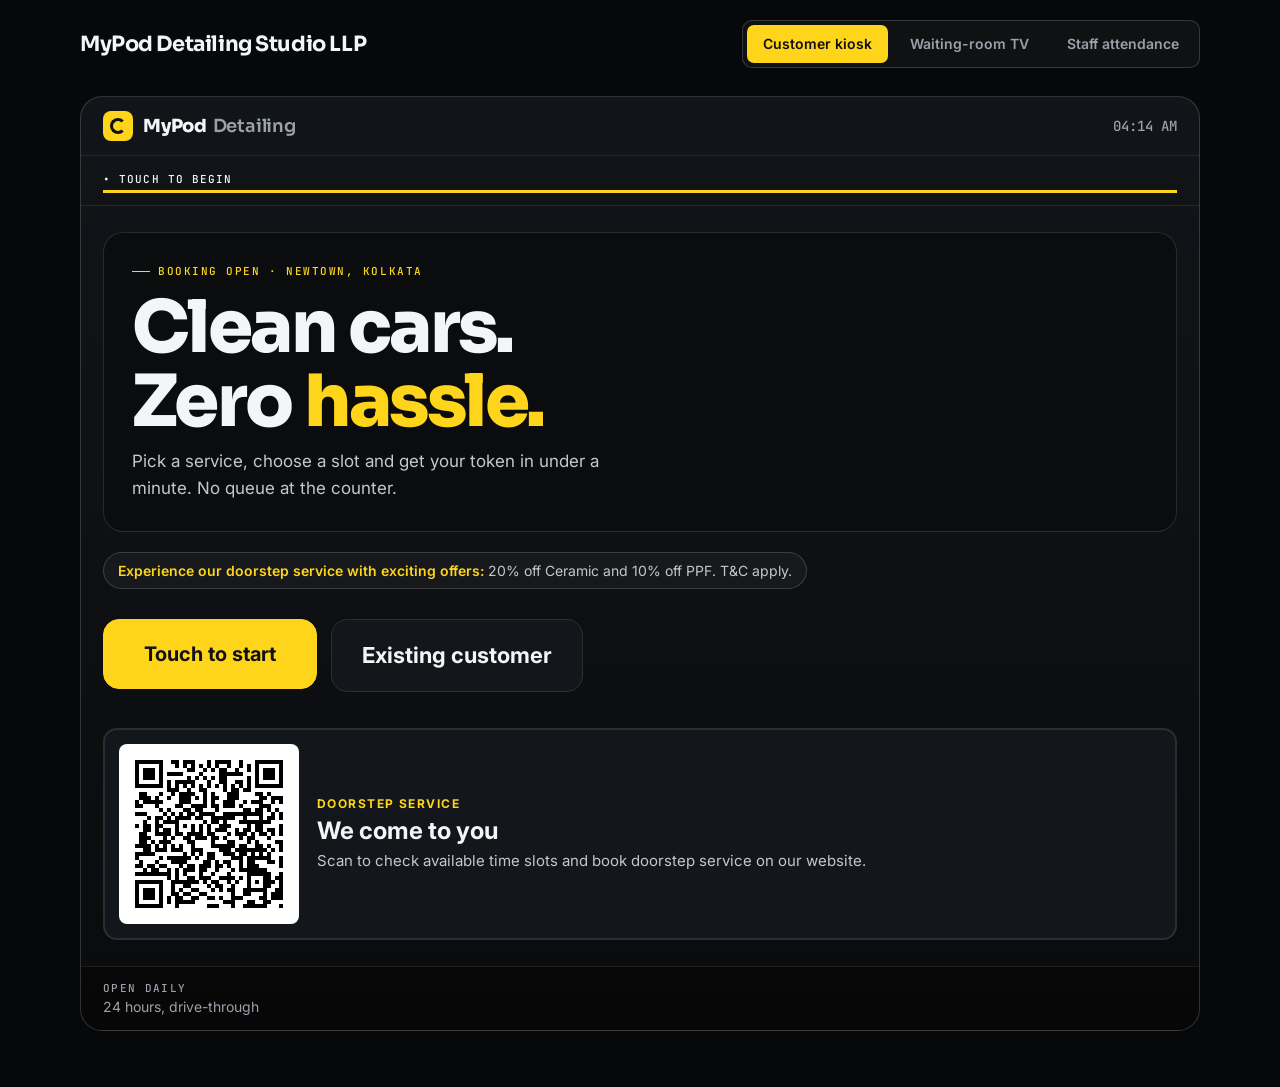
<file: kiosk/index.html>
<!doctype html>
<html lang="en"><head>
<meta charset="utf-8">
<meta name="viewport" content="width=device-width,initial-scale=1,maximum-scale=1,user-scalable=no">
<meta name="apple-mobile-web-app-capable" content="yes">
<meta name="apple-mobile-web-app-status-bar-style" content="black">
<meta name="apple-mobile-web-app-title" content="MyPod">
<title>MyPod Kiosk</title>
<link rel="stylesheet" href="https://fonts.googleapis.com/css?family=Sora:600,700,800|Inter:400,500,600,700|JetBrains+Mono:500,600&display=swap">
<style>
/* Mypod kiosk, iOS 9 / iPad 2 build.
   Rules of this file: flexbox + margins instead of grid/gap, literal colours instead of var(),
   fixed sizes with media queries instead of clamp(), padding-top box instead of aspect-ratio. */
html{-webkit-text-size-adjust:100%;text-size-adjust:100%}
*{box-sizing:border-box;-webkit-tap-highlight-color:rgba(0,0,0,0)}
html,body{margin:0;background:#07080a;color:#f4f5f6}
body{font-family:'Inter',-apple-system,'Helvetica Neue',Helvetica,Arial,sans-serif;font-size:16px;line-height:1.4;padding:20px 16px 40px;-webkit-user-select:none;user-select:none}
input,textarea{-webkit-user-select:text;user-select:text}
[hidden]{display:none!important}
button{font:inherit;color:inherit;cursor:pointer;border:0;background:none;padding:0;margin:0;border-radius:0;-webkit-appearance:none;touch-action:manipulation}
.tile,.field,.stf,[role=button]{cursor:pointer;touch-action:manipulation}

.wrap{max-width:1120px;margin:0 auto}
.wrap>*{margin:0 0 16px}
.bench{display:flex;flex-wrap:wrap;align-items:center;justify-content:space-between}
.bench h1{font:700 26px/1 'Sora','Inter',-apple-system,'Helvetica Neue',Helvetica,Arial,sans-serif;letter-spacing:.04em;text-transform:uppercase;margin:0 12px 12px 0}
.bench h1 small{display:block;font:500 12px/1.6 'Inter',-apple-system,'Helvetica Neue',Helvetica,Arial,sans-serif;letter-spacing:.08em;color:#9aa1a9;margin-top:4px}
.tabs{display:flex;max-width:100%;overflow-x:auto;-webkit-overflow-scrolling:touch;background:#0e1013;padding:4px;border-radius:10px;border:1px solid #2a2d31;margin:0 0 12px}
.tabs button{padding:9px 16px;border-radius:7px;font-weight:600;color:#9aa1a9;white-space:nowrap;-webkit-flex:none;flex:none}
.tabs button+button{margin-left:6px}
.tabs button[aria-selected=true]{background:#ffd51b;color:#111111}

/* Kiosk frame */
.kiosk{background:#0e1013;border:1px solid #2a2d31;border-radius:18px;overflow:hidden;display:flex;flex-direction:column;min-height:680px;box-shadow:0 0 0 8px #000000,0 0 0 9px #2a2d31}
.khead{display:flex;align-items:center;justify-content:space-between;padding:14px 22px;border-bottom:1px solid #2a2d31;flex:none}
.logo{display:flex;align-items:center;font:700 22px/1 'Sora','Inter',-apple-system,'Helvetica Neue',Helvetica,Arial,sans-serif;letter-spacing:.08em;text-transform:uppercase}
.logo i{display:block;width:30px;height:30px;border-radius:8px;background:#ffd51b;position:relative;margin-right:10px;flex:none}
.logo i::after{content:"";position:absolute;top:7px;left:7px;right:7px;bottom:7px;border:3px solid #111111;border-radius:50%;border-right-color:transparent}
.logo span{color:#9aa1a9;font-weight:500;margin-left:.3em}
.clock{font:500 14px 'JetBrains Mono',Menlo,Courier,monospace;color:#9aa1a9}
.rail{display:flex;padding:12px 22px;border-bottom:1px solid #2a2d31;overflow-x:auto;-webkit-overflow-scrolling:touch;flex:none}
.rail div{flex:1 0 auto;display:flex;align-items:center;font:600 13px 'Inter',-apple-system,'Helvetica Neue',Helvetica,Arial,sans-serif;letter-spacing:.06em;text-transform:uppercase;color:#9aa1a9;padding:4px 0;border-bottom:3px solid #2a2d31;min-width:84px}
.rail div+div{margin-left:6px}
.rail div b{font:700 12px 'JetBrains Mono',Menlo,Courier,monospace;margin-right:8px}
.rail .on{color:#f4f5f6;border-color:#ffd51b}
.rail .done{color:#2ecc59;border-color:#2ecc59}
.screen{padding:26px 22px;min-width:0;flex:1 1 auto}
.screen>*{margin:0 0 20px}
.screen>*:last-child{margin-bottom:0}
.screen h2{font:700 38px/1.02 'Sora','Inter',-apple-system,'Helvetica Neue',Helvetica,Arial,sans-serif;letter-spacing:.02em;text-transform:uppercase}
.screen .sub{color:#9aa1a9;margin:-8px 0 20px;font-size:17px}
.kfoot{display:flex;flex-wrap:wrap;align-items:center;justify-content:space-between;padding:14px 22px;border-top:1px solid #2a2d31;background:#0b0c0e;flex:none}
.cart small,.cart strong,.cart em{display:block}
.cart small{color:#9aa1a9;font-size:13px;letter-spacing:.06em;text-transform:uppercase;margin-bottom:2px}
.cart strong{font:700 30px/1 'Sora','Inter',-apple-system,'Helvetica Neue',Helvetica,Arial,sans-serif;margin-bottom:2px}
.cart em{font-style:normal;color:#9aa1a9;font-size:14px}
.btns{display:flex;margin-left:auto}
.btns .btn+.btn{margin-left:10px}
.btn{display:inline-block;padding:16px 28px;border-radius:12px;font:700 20px/1 'Sora','Inter',-apple-system,'Helvetica Neue',Helvetica,Arial,sans-serif;letter-spacing:.06em;text-transform:uppercase;background:#13161a;border:1px solid #2a2d31;min-height:56px;text-align:center}
.btn.pri{background:#ffd51b;color:#111111;border-color:#ffd51b}
.btn[disabled]{opacity:.35;cursor:not-allowed}
.btn:not([disabled]):active{-webkit-transform:scale(.97);transform:scale(.97)}

/* Welcome */
.hero{position:relative;overflow:hidden;border-radius:16px;min-height:300px;display:flex;flex-direction:column;justify-content:flex-end;padding:28px;background:#0e1013;background:radial-gradient(120% 90% at 85% 10%,#3a3000 0,#0e1013 55%),#0e1013;border:1px solid #2a2d31}
.hero::before{content:"";position:absolute;top:-30%;bottom:-30%;width:26%;left:-30%;pointer-events:none;-webkit-transform:skewX(-18deg);transform:skewX(-18deg);background:linear-gradient(90deg,rgba(255,255,255,0),rgba(255,255,255,.14),rgba(255,255,255,0));-webkit-animation:sheen 5s ease-in-out infinite;animation:sheen 5s ease-in-out infinite}
@-webkit-keyframes sheen{0%{-webkit-transform:translateX(0) skewX(-18deg)}60%,100%{-webkit-transform:translateX(550%) skewX(-18deg)}}
@keyframes sheen{0%{transform:translateX(0) skewX(-18deg)}60%,100%{transform:translateX(550%) skewX(-18deg)}}
.hero .big{font:700 68px/.92 'Sora','Inter',-apple-system,'Helvetica Neue',Helvetica,Arial,sans-serif;text-transform:uppercase;letter-spacing:.01em;position:relative}
.hero .big em{font-style:normal;color:#ffd51b}
.hero p{position:relative;margin:10px 0 0;color:#c3c8ce;font-size:18px;max-width:46ch}
.offer{display:flex;flex-wrap:wrap;margin-right:-10px}
.offer span{background:#13161a;border:1px solid #2a2d31;border-radius:999px;padding:8px 14px;font-size:14px;color:#9aa1a9;margin:0 10px 10px 0}
.offer span b{color:#f5c542;font-weight:600}
.start{display:inline-block;padding:22px 44px;font-size:30px;border-radius:16px;-webkit-animation:pulse 2.2s ease-in-out infinite;animation:pulse 2.2s ease-in-out infinite}
@-webkit-keyframes pulse{50%{-webkit-transform:scale(1.035)}}
@keyframes pulse{50%{transform:scale(1.035)}}

/* Tiles: 1 column on phones, 2 on tablets in portrait, 3 on wide screens */
.grid,.fields,.staffgrid{display:flex;flex-wrap:wrap}
.grid{margin:0 -7px}
.screen>.grid{margin:0 -7px 6px}
.grid>*{width:calc(50% - 14px);margin:0 7px 14px}
.tile{display:block;position:relative;text-align:left;background:#13161a;border:2px solid #2a2d31;border-radius:14px;padding:18px;min-width:0;min-height:120px}
.tile[aria-pressed=true]{border-color:#ffd51b;background:#292300}
.tile>*{display:block;margin:0 0 6px}
.tile h3{font:700 26px/1.05 'Sora','Inter',-apple-system,'Helvetica Neue',Helvetica,Arial,sans-serif;text-transform:uppercase;margin:0 0 6px;letter-spacing:.02em}
.tile p{margin:0 0 6px;color:#9aa1a9;font-size:15px}
.tile .meta{display:flex;justify-content:space-between;align-items:baseline;margin:6px 0 0}
.price{font:700 24px/1 'Sora','Inter',-apple-system,'Helvetica Neue',Helvetica,Arial,sans-serif}
.dur{font:500 13px 'JetBrains Mono',Menlo,Courier,monospace;color:#9aa1a9}
.tile>.chk{position:absolute;top:14px;right:14px;width:26px;height:26px;border-radius:7px;border:2px solid #2a2d31;margin:0}
.tile[aria-pressed=true]>.chk{background:#ffd51b;border-color:#ffd51b}
.tile[aria-pressed=true]>.chk::after{content:"";position:absolute;left:7px;top:2px;width:6px;height:12px;border:solid #111111;border-width:0 3px 3px 0;-webkit-transform:rotate(45deg);transform:rotate(45deg)}
.tile>.badge{display:inline-block;font:600 11px 'Inter',-apple-system,'Helvetica Neue',Helvetica,Arial,sans-serif;letter-spacing:.08em;text-transform:uppercase;background:#ffd51b;color:#111111;border-radius:5px;padding:3px 7px}
.tile>.vt{font-size:60px;line-height:1}
.group>*{margin:0 0 10px}
.group>*:last-child{margin-bottom:0}
.group h4{margin:0 0 10px;font:600 13px 'Inter',-apple-system,'Helvetica Neue',Helvetica,Arial,sans-serif;letter-spacing:.1em;text-transform:uppercase;color:#9aa1a9}
.slotday{display:flex;flex-wrap:wrap}
.slot{padding:14px 20px;border-radius:12px;background:#13161a;border:2px solid #2a2d31;font:600 20px 'JetBrains Mono',Menlo,Courier,monospace;min-width:104px;text-align:center;margin:0 10px 10px 0}
.slot[aria-pressed=true]{border-color:#ffd51b;background:#292300}
.slot[disabled]{opacity:.3;text-decoration:line-through;cursor:not-allowed}
.walk{width:100%;text-align:left}
.walk .dot{display:inline-block;vertical-align:middle;width:12px;height:12px;border-radius:50%;background:#2ecc59;box-shadow:0 0 0 5px rgba(46,204,89,.18);margin:0 18px 0 6px}
.walk>div{display:inline-block;vertical-align:middle;max-width:calc(100% - 50px)}
.walk>div h3,.walk>div p{margin-bottom:4px}

/* Form + on-screen keyboard */
.fields{margin:0 -6px}
.field{display:block;width:calc(33.3% - 12px);margin:0 6px 12px;text-align:left;background:#13161a;border:2px solid #2a2d31;border-radius:12px;padding:10px 14px;min-width:0}
.field small{display:block;font:600 12px 'Inter',-apple-system,'Helvetica Neue',Helvetica,Arial,sans-serif;letter-spacing:.1em;text-transform:uppercase;color:#9aa1a9;margin-bottom:2px}
.field span{display:block;font:600 22px/1.3 'JetBrains Mono',Menlo,Courier,monospace;min-height:30px;word-wrap:break-word;word-break:break-all}
.field span.ph{color:#5c636b}
.field.act{border-color:#ffd51b}
.field.act span::after{content:"";display:inline-block;width:2px;height:22px;background:#ffd51b;margin-left:2px;vertical-align:-4px;-webkit-animation:blink 1s steps(1) infinite;animation:blink 1s steps(1) infinite}
@-webkit-keyframes blink{50%{opacity:0}}
@keyframes blink{50%{opacity:0}}
.field.bad{border-color:#ff4d4d}
.kb{max-width:760px}
.kb .row{display:flex;justify-content:center;margin:0 0 6px}
.kb .row button{flex:1 1 0;min-width:0;height:48px;border-radius:9px;background:#13161a;border:1px solid #2a2d31;font:600 18px 'JetBrains Mono',Menlo,Courier,monospace}
.kb .row button+button{margin-left:6px}
.kb button:active{background:#ffd51b;color:#111111}
.kb .wide{flex:2.5 1 0!important}

/* Returning customer */
.screen>.ret{margin-left:14px;padding:22px 30px;font-size:22px;border-radius:16px;vertical-align:top}
.vchips{display:flex;flex-wrap:wrap;margin-top:10px}
.vchip{padding:12px 18px;border-radius:10px;background:#13161a;border:2px solid #2a2d31;font:600 18px 'JetBrains Mono',Menlo,Courier,monospace;margin:0 10px 8px 0}
.vchip.on{border-color:#ffd51b;background:#292300}
.welcome{border-color:#2ecc59}
/* Pay */
.pay{display:flex;flex-wrap:wrap;margin:0 -7px}
.pay>*{width:calc(50% - 14px);margin:0 7px 14px}
.qrbox{background:#fff;border-radius:14px;padding:14px;color:#111;text-align:center;margin-top:14px}
.qrbox canvas{display:block;width:100%;max-width:230px;height:auto;margin:0 auto 8px}
.qrbox small{display:block;font:500 12px 'JetBrains Mono',Menlo,Courier,monospace;color:#444;text-align:center}
.summary{background:#13161a;border:1px solid #2a2d31;border-radius:14px;padding:18px}
.summary>*{margin:0 0 8px}
.summary .ln{display:flex;justify-content:space-between;font-size:16px}
.summary .ln span+span{margin-left:12px}
.summary .ln span:last-child{font-family:'JetBrains Mono',Menlo,Courier,monospace;text-align:right}
.summary hr{border:0;border-top:1px dashed #2a2d31;margin:4px 0 12px;width:100%}
.summary .tot{font:700 28px 'Sora','Inter',-apple-system,'Helvetica Neue',Helvetica,Arial,sans-serif;text-transform:uppercase}
.methods{display:flex;flex-wrap:wrap}
.methods button{padding:12px 18px;border-radius:10px;border:2px solid #2a2d31;background:#13161a;font-weight:600;margin:0 10px 10px 0}
.methods button[aria-pressed=true]{border-color:#ffd51b}
.group .summary{margin-top:0}

/* Done */
.two{display:flex;flex-wrap:wrap;align-items:flex-start;margin:0 -8px}
.two>*{width:calc(50% - 16px);margin:0 8px 16px}
.col>*{margin:0 0 14px}
.token{display:inline-block;background:#ffd51b;color:#111111;border-radius:16px;padding:16px 28px}
.token small{display:block;font:700 13px 'Inter',-apple-system,'Helvetica Neue',Helvetica,Arial,sans-serif;letter-spacing:.14em;text-transform:uppercase}
.token b{display:block;font:700 78px/1 'Sora','Inter',-apple-system,'Helvetica Neue',Helvetica,Arial,sans-serif;letter-spacing:.04em}
.wa{background:#0d2616;border:1px solid #1e4a2a;border-radius:14px 14px 14px 4px;padding:14px 16px;max-width:480px;font-size:15px;white-space:pre-line}
.wa small{display:block;color:#2ecc59;font-weight:600;margin-bottom:4px}

/* Waiting-room TV */
.tv{background:#07080a;border:1px solid #2a2d31;border-radius:18px;padding:26px;min-height:620px;box-shadow:0 0 0 8px #000000,0 0 0 9px #2a2d31}
.tv>*{margin:0 0 18px}
.tvh{display:flex;justify-content:space-between;align-items:baseline;flex-wrap:wrap}
.tvh h2{font:700 38px/1 'Sora','Inter',-apple-system,'Helvetica Neue',Helvetica,Arial,sans-serif;text-transform:uppercase;margin:0;letter-spacing:.03em}
.tvh .clock{font-size:20px}
.job{display:flex;align-items:center;background:#0e1013;border:1px solid #2a2d31;border-radius:14px;padding:14px 18px;margin:0 0 12px}
.job .tk{width:110px;flex:none;font:700 44px/1 'Sora','Inter',-apple-system,'Helvetica Neue',Helvetica,Arial,sans-serif;color:#ffd51b;letter-spacing:.04em}
.job .what{flex:1 1 0;min-width:0;margin:0 16px}
.job .what b{display:block;font:700 24px/1.1 'Sora','Inter',-apple-system,'Helvetica Neue',Helvetica,Arial,sans-serif;text-transform:uppercase;letter-spacing:.02em;word-wrap:break-word}
.job .what span{display:block;color:#9aa1a9;font-size:15px;margin-top:2px}
.bar{height:10px;background:#2a2d31;border-radius:6px;overflow:hidden;margin-top:6px}
.bar i{display:block;height:100%;background:#ffd51b;border-radius:6px;-webkit-transition:width .8s linear;transition:width .8s linear}
.job.ready .bar i{background:#2ecc59}
.job .st{width:150px;flex:none;text-align:right;font:700 20px 'Sora','Inter',-apple-system,'Helvetica Neue',Helvetica,Arial,sans-serif;text-transform:uppercase;letter-spacing:.05em}
.job .st small{display:block;font:500 13px 'JetBrains Mono',Menlo,Courier,monospace;color:#9aa1a9;letter-spacing:0;text-transform:none}
.job.ready .st{color:#2ecc59}
.job.new{border-color:#ffd51b}
.note{color:#9aa1a9;font-size:14px;max-width:80ch}
.note.bad{color:#ff6b6b;font-weight:600}

/* Staff attendance */
.att{background:#0e1013;border:1px solid #2a2d31;border-radius:18px;padding:26px;min-height:620px;box-shadow:0 0 0 8px #000000,0 0 0 9px #2a2d31;min-width:0}
.att>*{margin:0 0 22px}
.atth{display:flex;flex-wrap:wrap;justify-content:space-between;align-items:flex-end}
.atth h2{font:700 38px/1 'Sora','Inter',-apple-system,'Helvetica Neue',Helvetica,Arial,sans-serif;text-transform:uppercase;letter-spacing:.02em;margin:0}
.atth .sub{color:#9aa1a9;margin:6px 0 0;max-width:52ch;font-size:16px}
.attclock{text-align:right}
.attclock b{display:block;font:700 38px/1 'JetBrains Mono',Menlo,Courier,monospace}
.attclock small{display:block;color:#9aa1a9;font-size:14px;margin-top:2px}
.attgrid{display:flex;flex-wrap:wrap;align-items:flex-start;margin:0 -11px 22px}
.attgrid>.group{width:calc(100% - 22px);margin:0 11px 22px}
.staffgrid{margin:0 -5px}
.stf{display:block;position:relative;width:calc(50% - 10px);margin:0 5px 10px;text-align:left;background:#13161a;border:2px solid #2a2d31;border-radius:14px;padding:12px 12px 12px 68px;min-height:76px}
.stf[aria-pressed=true]{border-color:#ffd51b;background:#292300}
.av{position:absolute;left:12px;top:12px;width:44px;height:44px;border-radius:12px;background:#2a2d31;text-align:center;line-height:44px;font:700 16px/44px 'JetBrains Mono',Menlo,Courier,monospace}
.stf .who{display:block;margin-bottom:4px}
.stf .who b{display:block;font:700 20px/1.1 'Sora','Inter',-apple-system,'Helvetica Neue',Helvetica,Arial,sans-serif;text-transform:uppercase;letter-spacing:.02em;word-wrap:break-word}
.stf .who small,.who2 small{display:block;color:#9aa1a9;font-size:13px}
.chip{display:inline-block;font:600 12px 'Inter',-apple-system,'Helvetica Neue',Helvetica,Arial,sans-serif;letter-spacing:.04em;padding:3px 9px;border-radius:999px;border:1px solid #2a2d31;color:#9aa1a9;white-space:nowrap}
.stf .chip{white-space:normal;max-width:100%}
.chip.in{color:#2ecc59;border-color:rgba(46,204,89,.45);background:rgba(46,204,89,.08)}
.chip.warn{color:#f5c542;border-color:rgba(245,197,66,.45);background:rgba(245,197,66,.08)}
.addrow{display:flex;flex-wrap:wrap}
.addrow>*{margin:0 8px 8px 0}
.addrow input{flex:1 1 140px;min-width:0;background:#13161a;border:2px solid #2a2d31;border-radius:10px;padding:10px 12px;color:#f4f5f6;font:500 15px 'Inter',-apple-system,'Helvetica Neue',Helvetica,Arial,sans-serif;-webkit-appearance:none}
.addrow input:focus{outline:none;border-color:#ffd51b}
.addrow .btn{min-height:44px;padding:10px 18px;font-size:17px}
.cap{position:relative;width:100%;max-width:480px;height:0;padding-top:75%;background:#000000;border:2px solid #2a2d31;border-radius:14px;overflow:hidden}
.cap video,.cap canvas{position:absolute;top:0;left:0;width:100%;height:100%}
.cap video{-webkit-transform:scaleX(-1);transform:scaleX(-1)}
.capph{position:absolute;top:0;left:0;right:0;bottom:0;display:flex;flex-direction:column;align-items:center;justify-content:center;padding:16px;text-align:center;color:#9aa1a9;font-size:15px}
.capph svg{width:54px;height:54px;margin-bottom:8px}
.caprow{display:flex;flex-wrap:wrap}
.caprow .btn{min-height:52px;padding:18px 20px 16px;font-size:18px;margin:0 10px 10px 0}
.btn.dis{opacity:.35;cursor:not-allowed;pointer-events:none}
label.btn{cursor:pointer}
.cb{position:fixed;top:0;left:0;right:0;bottom:0;z-index:60;background:rgba(0,0,0,.88);display:flex;align-items:center;justify-content:center;padding:20px;overflow:auto}
.cbi{width:100%;max-width:520px;background:#0e1013;border:1px solid #2a2d31;border-radius:18px;padding:22px}
.cbi h3{margin:0 0 6px;font:700 26px/1.2 'Sora','Inter',-apple-system,'Helvetica Neue',Helvetica,Arial,sans-serif;color:#ffd51b}
.cbw{margin:0 0 14px;color:#f4f5f6;font-size:16px}
.cbi .cap{max-width:none;margin:0 0 12px}
.cbi .warnnote,.cbi .note{margin:0 0 10px}
.vh{position:absolute;width:1px;height:1px;overflow:hidden;opacity:0;pointer-events:none}
.actinfo b{display:block;font:700 26px/1.1 'Sora','Inter',-apple-system,'Helvetica Neue',Helvetica,Arial,sans-serif;text-transform:uppercase}
.actinfo span{display:block;color:#9aa1a9}
.bigbtn{display:block;width:100%;max-width:480px;min-height:64px;font-size:24px}
.warnnote{color:#f5c542;margin:0;font-size:14px}
.flash{display:flex;align-items:center;background:rgba(46,204,89,.1);border:1px solid rgba(46,204,89,.4);border-radius:14px;padding:14px;max-width:480px}
.flash img{width:84px;height:63px;border-radius:8px;flex:none;margin-right:14px}
.flash b{font:700 22px/1.1 'Sora','Inter',-apple-system,'Helvetica Neue',Helvetica,Arial,sans-serif;text-transform:uppercase;display:block}
.flash small{color:#9aa1a9;font-size:14px;display:block}
.who2 b{font-weight:600}
.smp{font:600 10px 'Inter',-apple-system,'Helvetica Neue',Helvetica,Arial,sans-serif;letter-spacing:.1em;text-transform:uppercase;color:#f5c542;font-style:normal;margin-left:6px}
.ev{display:flex;align-items:center;font:500 15px 'JetBrains Mono',Menlo,Courier,monospace;white-space:nowrap}
.ev .th{margin-right:10px}
.th{display:block;width:48px;height:36px;border-radius:8px;overflow:hidden;background:#2a2d31;flex:none;padding:0;border:1px solid #2a2d31;font:700 12px/34px 'JetBrains Mono',Menlo,Courier,monospace;color:#9aa1a9;text-align:center}
.th img{display:block;width:100%;height:100%}
button.th{cursor:pointer}

/* Wider screens (iPad landscape, laptops) */
@media (min-width:900px){
  .grid>*{width:calc(33.3% - 14px)}
  .screen h2,.atth h2{font-size:46px}
  .tvh h2{font-size:52px}
}
@media (min-width:1000px){
  .hero .big{font-size:92px}
}
@media (min-width:821px){
  .attgrid>.group{width:calc(50% - 22px)}
}
/* Narrow screens */
@media (max-width:820px){
  .attclock{text-align:left}
}
@media (max-width:760px){
  .pay>*{width:calc(100% - 14px)}
}
@media (max-width:720px){
  .field{width:calc(100% - 12px)}
  .two>*{width:calc(100% - 16px)}
}
@media (max-width:620px){
  .job{flex-wrap:wrap}
  .job .tk{width:76px;font-size:34px}
  .job .st{width:100%;text-align:left;margin-top:8px}
}
@media (max-width:560px){
  .grid>*{width:calc(100% - 14px)}
  .hero .big{font-size:44px}
  .stf{width:calc(100% - 10px)}
}

/* ===== MyPod brand theme (matches mypodstudio.in): near-black, yellow #ffd51b, Sora / Inter / JetBrains Mono ===== */
body{background:#07080a;background-image:radial-gradient(900px 500px at 85% -5%,rgba(255,213,27,.10),rgba(255,213,27,0) 60%);background-repeat:no-repeat}
.kicker{display:inline-block;align-self:flex-start;position:relative;padding-left:26px;font:500 11px/1 'JetBrains Mono',Menlo,Courier,monospace;letter-spacing:.14em;text-transform:uppercase;color:#ffd51b;margin:0 0 14px}
.kicker::before{content:"";position:absolute;left:0;top:5px;width:18px;height:1px;background:#ffd51b}

/* surfaces: soft gradient panels, thin light borders, faint yellow glow like the booking card on the site */
.kiosk,.att,.tv{border-radius:22px;border:1px solid rgba(255,255,255,.16);background:#0e1013;background:linear-gradient(180deg,rgba(18,21,25,.98),rgba(10,11,13,.98));box-shadow:0 30px 80px rgba(0,0,0,.6),0 0 0 1px rgba(255,213,27,.06),0 0 80px rgba(255,213,27,.07)}
.khead{border-bottom-color:rgba(255,255,255,.09)}
.rail{border-bottom-color:rgba(255,255,255,.09)}
.kfoot{border-top-color:rgba(255,255,255,.09);background:rgba(0,0,0,.35)}

/* type */
.screen h2,.tvh h2,.atth h2{font-weight:800;letter-spacing:-.03em;text-transform:none;line-height:1.08}
.screen h2{font-size:32px}
.tvh h2,.atth h2{font-size:32px}
.screen .sub{font-size:16px;line-height:1.6}
.bench h1{font-size:21px;letter-spacing:-.02em;text-transform:none;line-height:1.15}
.bench h1 small{font-size:12px;letter-spacing:.02em;font-weight:400}
.logo{font-size:18px;letter-spacing:-.01em;text-transform:none;font-weight:800}
.logo span{font-weight:600}
.rail div{font:500 11px 'JetBrains Mono',Menlo,Courier,monospace;letter-spacing:.1em}
.rail div b{font:600 11px 'JetBrains Mono',Menlo,Courier,monospace}
.cart strong{font:600 26px/1 'JetBrains Mono',Menlo,Courier,monospace;color:#ffd51b;letter-spacing:-.03em}
.cart small{font:500 11px 'JetBrains Mono',Menlo,Courier,monospace;letter-spacing:.12em}

/* buttons */
.btn{font:700 16px/1.2 'Inter',-apple-system,'Helvetica Neue',Helvetica,Arial,sans-serif;letter-spacing:0;text-transform:none;border-radius:12px;padding:18px 26px}
.btn.pri{background:#ffd51b;border-color:#ffd51b;color:#111;box-shadow:0 10px 30px rgba(255,213,27,.20)}
.btn[disabled]{box-shadow:none}
.start{font-size:20px;padding:22px 40px;border-radius:16px}
.bigbtn{font-size:18px}
.caprow .btn,.addrow .btn{font-size:15px;padding:16px 20px}
.tabs{background:rgba(255,255,255,.04);border-color:rgba(255,255,255,.16)}
.tabs button{font-weight:600;font-size:14px}

/* hero: grid-lit panel with yellow glow */
.hero{border-radius:20px;border:1px solid rgba(255,255,255,.12);background:#0b0c0e;background:radial-gradient(520px 320px at 85% 0%,rgba(255,213,27,.16),rgba(255,213,27,0) 70%),linear-gradient(rgba(255,255,255,.045) 1px,rgba(255,255,255,0) 1px),linear-gradient(90deg,rgba(255,255,255,.045) 1px,rgba(255,255,255,0) 1px),#0b0c0e;background-size:auto,44px 44px,44px 44px,auto}
.hero .big{font-size:50px;line-height:1.02;letter-spacing:-.035em;font-weight:800;text-transform:none}
.hero p{font-size:17px;line-height:1.6}
.hero::before{background:linear-gradient(90deg,rgba(255,213,27,0),rgba(255,213,27,.10),rgba(255,213,27,0))}
.offer span{background:rgba(255,255,255,.04);border-color:rgba(255,255,255,.16);color:#c3c8ce}
.offer span b{color:#ffd51b}

/* cards and tiles */
.tile{border:1px solid rgba(255,255,255,.12);border-radius:18px;background:#101215;background:linear-gradient(180deg,rgba(255,255,255,.05),rgba(255,255,255,.015));padding:20px}
.tile[aria-pressed=true]{border-color:#ffd51b;background:#292300;box-shadow:0 0 0 1px #ffd51b}
.tile h3{font:700 18px/1.2 'Sora','Inter',-apple-system,'Helvetica Neue',Helvetica,Arial,sans-serif;letter-spacing:-.02em;text-transform:none}
.tile p{line-height:1.5}
.tile .inc{list-style:none;margin:8px 0 10px;padding:0}
.tile .inc li{position:relative;margin:0 0 5px;padding:0 0 0 18px;color:#c9ced4;font-size:14px;line-height:1.35}
.tile .inc li:before{content:"\2713";position:absolute;left:0;top:0;color:#ffd51b;font-weight:700}
.price{font:600 20px/1 'JetBrains Mono',Menlo,Courier,monospace;letter-spacing:-.04em;color:#ffd51b}
.dur{font:500 12px 'JetBrains Mono',Menlo,Courier,monospace}
.tile>.badge{font:600 10px/1 'JetBrains Mono',Menlo,Courier,monospace;letter-spacing:.06em;padding:6px 9px;border-radius:999px}
.slot{border:1px solid rgba(255,255,255,.18);background:#13161a;border-radius:10px;font:600 17px 'JetBrains Mono',Menlo,Courier,monospace}
.slot[aria-pressed=true]{background:#ffd51b;border-color:#ffd51b;color:#111;font-weight:700}
.field{border:1px solid rgba(255,255,255,.18);border-radius:12px;background:#13161a}
.field.act{border-color:#ffd51b;box-shadow:0 0 0 1px #ffd51b}
.kb .row button{border-radius:10px;background:#13161a;border:1px solid rgba(255,255,255,.14);font:600 17px 'JetBrains Mono',Menlo,Courier,monospace}
/* asterisk, form notes, email field */
.ast{color:#ffd51b;font-weight:700;margin-left:3px}
.foot-ast{margin:0 0 10px;color:#c9ced4;font-size:15px}
.field.full{width:calc(100% - 12px)}
.formnote,.formerr{margin:0 0 10px;font-size:15px;color:#9aa1a9}
.formerr{color:#ff6b6b;font-weight:600}
.kb .row.sym button{font-size:16px}
.kb .row.sym button.txt{flex:2 1 0;font-size:14px}
.summary .em{word-wrap:break-word;word-break:break-all;text-align:right;margin-left:12px}
.dscbox{margin-bottom:12px}
.dscbox .ln{font-size:16px}
.dscbtns{display:flex;margin-top:8px}
.dscbtns .btn{min-width:0;padding:10px 18px;margin-right:10px}
.dscpad{margin-top:10px}
.dscln span:last-child{color:#7ee787}
.kb .wide{font-family:'Inter',-apple-system,'Helvetica Neue',Helvetica,Arial,sans-serif!important;font-size:15px!important;font-weight:700}
.methods button{border:1px solid rgba(255,255,255,.18);border-radius:10px;background:#13161a;font-weight:600}
.methods button[aria-pressed=true]{border-color:#ffd51b;background:#292300;color:#ffd51b}
.summary{border:1px solid rgba(255,255,255,.14);border-radius:18px;background:linear-gradient(180deg,rgba(255,255,255,.045),rgba(255,255,255,.012))}
.summary .tot{font:700 20px 'Sora','Inter',-apple-system,'Helvetica Neue',Helvetica,Arial,sans-serif;letter-spacing:-.02em;text-transform:none}
.summary .tot span:last-child{color:#ffd51b}
.token{border-radius:18px}
.token small{font:600 11px 'JetBrains Mono',Menlo,Courier,monospace;letter-spacing:.14em}
.token b{font:800 56px/1.05 'Sora','Inter',-apple-system,'Helvetica Neue',Helvetica,Arial,sans-serif;letter-spacing:-.03em}
.wa{border-radius:16px 16px 16px 4px}

/* TV + staff */
.job{border-radius:16px;border:1px solid rgba(255,255,255,.12);background:linear-gradient(180deg,rgba(255,255,255,.045),rgba(255,255,255,.012))}
.job .tk{width:98px;font:800 30px/1 'Sora','Inter',-apple-system,'Helvetica Neue',Helvetica,Arial,sans-serif;letter-spacing:-.02em}
.job .what b{font:700 19px/1.2 'Sora','Inter',-apple-system,'Helvetica Neue',Helvetica,Arial,sans-serif;text-transform:none;letter-spacing:-.01em}
.job .st{font:700 15px 'Sora','Inter',-apple-system,'Helvetica Neue',Helvetica,Arial,sans-serif;letter-spacing:0;text-transform:none}
.job.new{border-color:#ffd51b}
.stf{border-radius:16px;border:1px solid rgba(255,255,255,.12);background:#13161a}
.stf[aria-pressed=true]{border-color:#ffd51b;background:#292300}
.stf .who b{font:700 16px/1.2 'Sora','Inter',-apple-system,'Helvetica Neue',Helvetica,Arial,sans-serif;text-transform:none;letter-spacing:-.01em}
.av{background:#ffd51b;color:#111;font-weight:800}
.actinfo b{font:700 22px/1.15 'Sora','Inter',-apple-system,'Helvetica Neue',Helvetica,Arial,sans-serif;text-transform:none;letter-spacing:-.02em}
.flash b{font:700 18px/1.2 'Sora','Inter',-apple-system,'Helvetica Neue',Helvetica,Arial,sans-serif;text-transform:none;letter-spacing:-.01em}
.attclock b{font-size:32px}
.chip{font-family:'JetBrains Mono',Menlo,Courier,monospace;font-size:11px}

/* sizes for wider screens (kept after the base rules so they win) */
@media (min-width:900px){
  .screen h2,.tvh h2,.atth h2{font-size:38px}
  .hero .big{font-size:60px}
}
@media (min-width:1000px){
  .hero .big{font-size:72px}
}
@media (max-width:560px){
  .hero .big{font-size:38px}
  .screen h2{font-size:28px}
}

/* ===== v5: big on-screen keyboard that fills the screen, lighter painting for iPad 2 ===== */
*{touch-action:manipulation}
.kb{max-width:none;width:100%;margin:4px 0 0}
.kb .row{margin:0 0 8px}
.kb .row button{height:62px;font-size:26px;border-radius:12px}
.kb .row button+button{margin-left:8px}
.kb .wide{font-size:20px!important}
.kb .row.sym button{font-size:22px}
.kb .row.sym button.txt{font-size:17px}
.kb .row button.fn{font-family:'Inter',-apple-system,'Helvetica Neue',Helvetica,Arial,sans-serif;font-size:20px;font-weight:700}
.kb.pad{max-width:560px;margin-left:auto;margin-right:auto}
.kb.pad .row button{height:72px;font-size:34px}
.kb.pad .row button.fn{font-size:22px}
@media (max-width:899px){
  .kb .row button{height:78px;font-size:30px}
  .kb .row button+button{margin-left:10px}
  .kb .row{margin-bottom:10px}
  .kb.pad .row button{height:92px;font-size:38px}
  .field span{font-size:26px}
}
.tile.walk.off{opacity:.5}
/* flatter painting = quicker taps on an iPad 2 */
body{background-image:none}
.btn.pri{box-shadow:none}
.kiosk,.att,.tv{box-shadow:none}
.tile,.summary,.job,.hero{background-image:none}
.dsq{display:-webkit-flex;display:flex;-webkit-align-items:center;align-items:center;margin-top:16px;background:#13161a;border:2px solid #2a2d31;border-radius:14px;padding:14px}
.dsq img{display:block;background:#ffffff;border-radius:8px;-webkit-flex:none;flex:none}
.dsq .dst{margin-left:18px;min-width:0}
.dsq .dst small{display:block;color:#ffd51b;letter-spacing:.12em;text-transform:uppercase;font-size:12px;font-weight:700}
.dsq .dst b{display:block;font-size:24px;line-height:1.15;margin:4px 0 6px;color:#f4f5f6}
.dsq .dst p{margin:0;color:#c3c8ce;font-size:15px}
.fullnote{border:2px solid #ffd51b;border-radius:14px;padding:18px 20px;margin-top:6px;background:#13161a}
.fullnote b{display:block;font-size:28px;line-height:1.15;color:#ffd51b}
.fullnote p{margin:8px 0 0;color:#c3c8ce;font-size:16px}
/* per-panel add-ons: quantity stepper inside the tile */
.price small{font:500 12px 'JetBrains Mono',Menlo,Courier,monospace;color:#9aa1a9;letter-spacing:0}
.tile>.qty{display:-webkit-flex;display:flex;-webkit-align-items:center;align-items:center;margin:12px 0 0}
.qty button{width:58px;height:58px;-webkit-flex:none;flex:none;border-radius:12px;background:#13161a;border:1px solid rgba(255,255,255,.2);font:700 30px/1 'Inter',-apple-system,'Helvetica Neue',Helvetica,Arial,sans-serif;color:#ffd51b}
.qty button:active{background:#ffd51b;color:#111}
.qty b{-webkit-flex:1 1 auto;flex:1 1 auto;text-align:center;font:600 17px/1.3 'JetBrains Mono',Menlo,Courier,monospace}
.qty b small{display:block;color:#ffd51b;font-size:15px}
</style>
<script>
/* QR code generator (MIT, Kazuhiko Arase), inlined so the kiosk works offline. */
var qrcode=function(){var t=function(t,r){var e=t,n=g[r],o=null,i=0,a=null,u=[],f={},c=function(t,r){o=function(t){for(var r=new Array(t),e=0;e<t;e+=1){r[e]=new Array(t);for(var n=0;n<t;n+=1)r[e][n]=null}return r}(i=4*e+17),l(0,0),l(i-7,0),l(0,i-7),s(),h(),d(t,r),e>=7&&v(t),null==a&&(a=p(e,n,u)),w(a,r)},l=function(t,r){for(var e=-1;e<=7;e+=1)if(!(t+e<=-1||i<=t+e))for(var n=-1;n<=7;n+=1)r+n<=-1||i<=r+n||(o[t+e][r+n]=0<=e&&e<=6&&(0==n||6==n)||0<=n&&n<=6&&(0==e||6==e)||2<=e&&e<=4&&2<=n&&n<=4)},h=function(){for(var t=8;t<i-8;t+=1)null==o[t][6]&&(o[t][6]=t%2==0);for(var r=8;r<i-8;r+=1)null==o[6][r]&&(o[6][r]=r%2==0)},s=function(){for(var t=B.getPatternPosition(e),r=0;r<t.length;r+=1)for(var n=0;n<t.length;n+=1){var i=t[r],a=t[n];if(null==o[i][a])for(var u=-2;u<=2;u+=1)for(var f=-2;f<=2;f+=1)o[i+u][a+f]=-2==u||2==u||-2==f||2==f||0==u&&0==f}},v=function(t){for(var r=B.getBCHTypeNumber(e),n=0;n<18;n+=1){var a=!t&&1==(r>>n&1);o[Math.floor(n/3)][n%3+i-8-3]=a}for(n=0;n<18;n+=1){a=!t&&1==(r>>n&1);o[n%3+i-8-3][Math.floor(n/3)]=a}},d=function(t,r){for(var e=n<<3|r,a=B.getBCHTypeInfo(e),u=0;u<15;u+=1){var f=!t&&1==(a>>u&1);u<6?o[u][8]=f:u<8?o[u+1][8]=f:o[i-15+u][8]=f}for(u=0;u<15;u+=1){f=!t&&1==(a>>u&1);u<8?o[8][i-u-1]=f:u<9?o[8][15-u-1+1]=f:o[8][15-u-1]=f}o[i-8][8]=!t},w=function(t,r){for(var e=-1,n=i-1,a=7,u=0,f=B.getMaskFunction(r),c=i-1;c>0;c-=2)for(6==c&&(c-=1);;){for(var g=0;g<2;g+=1)if(null==o[n][c-g]){var l=!1;u<t.length&&(l=1==(t[u]>>>a&1)),f(n,c-g)&&(l=!l),o[n][c-g]=l,-1==(a-=1)&&(u+=1,a=7)}if((n+=e)<0||i<=n){n-=e,e=-e;break}}},p=function(t,r,e){for(var n=A.getRSBlocks(t,r),o=b(),i=0;i<e.length;i+=1){var a=e[i];o.put(a.getMode(),4),o.put(a.getLength(),B.getLengthInBits(a.getMode(),t)),a.write(o)}var u=0;for(i=0;i<n.length;i+=1)u+=n[i].dataCount;if(o.getLengthInBits()>8*u)throw"code length overflow. ("+o.getLengthInBits()+">"+8*u+")";for(o.getLengthInBits()+4<=8*u&&o.put(0,4);o.getLengthInBits()%8!=0;)o.putBit(!1);for(;!(o.getLengthInBits()>=8*u||(o.put(236,8),o.getLengthInBits()>=8*u));)o.put(17,8);return function(t,r){for(var e=0,n=0,o=0,i=new Array(r.length),a=new Array(r.length),u=0;u<r.length;u+=1){var f=r[u].dataCount,c=r[u].totalCount-f;n=Math.max(n,f),o=Math.max(o,c),i[u]=new Array(f);for(var g=0;g<i[u].length;g+=1)i[u][g]=255&t.getBuffer()[g+e];e+=f;var l=B.getErrorCorrectPolynomial(c),h=k(i[u],l.getLength()-1).mod(l);for(a[u]=new Array(l.getLength()-1),g=0;g<a[u].length;g+=1){var s=g+h.getLength()-a[u].length;a[u][g]=s>=0?h.getAt(s):0}}var v=0;for(g=0;g<r.length;g+=1)v+=r[g].totalCount;var d=new Array(v),w=0;for(g=0;g<n;g+=1)for(u=0;u<r.length;u+=1)g<i[u].length&&(d[w]=i[u][g],w+=1);for(g=0;g<o;g+=1)for(u=0;u<r.length;u+=1)g<a[u].length&&(d[w]=a[u][g],w+=1);return d}(o,n)};f.addData=function(t,r){var e=null;switch(r=r||"Byte"){case"Numeric":e=M(t);break;case"Alphanumeric":e=x(t);break;case"Byte":e=m(t);break;case"Kanji":e=L(t);break;default:throw"mode:"+r}u.push(e),a=null},f.isDark=function(t,r){if(t<0||i<=t||r<0||i<=r)throw t+","+r;return o[t][r]},f.getModuleCount=function(){return i},f.make=function(){if(e<1){for(var t=1;t<40;t++){for(var r=A.getRSBlocks(t,n),o=b(),i=0;i<u.length;i++){var a=u[i];o.put(a.getMode(),4),o.put(a.getLength(),B.getLengthInBits(a.getMode(),t)),a.write(o)}var g=0;for(i=0;i<r.length;i++)g+=r[i].dataCount;if(o.getLengthInBits()<=8*g)break}e=t}c(!1,function(){for(var t=0,r=0,e=0;e<8;e+=1){c(!0,e);var n=B.getLostPoint(f);(0==e||t>n)&&(t=n,r=e)}return r}())},f.createTableTag=function(t,r){t=t||2;var e="";e+='<table style="',e+=" border-width: 0px; border-style: none;",e+=" border-collapse: collapse;",e+=" padding: 0px; margin: "+(r=void 0===r?4*t:r)+"px;",e+='">',e+="<tbody>";for(var n=0;n<f.getModuleCount();n+=1){e+="<tr>";for(var o=0;o<f.getModuleCount();o+=1)e+='<td style="',e+=" border-width: 0px; border-style: none;",e+=" border-collapse: collapse;",e+=" padding: 0px; margin: 0px;",e+=" width: "+t+"px;",e+=" height: "+t+"px;",e+=" background-color: ",e+=f.isDark(n,o)?"#000000":"#ffffff",e+=";",e+='"/>';e+="</tr>"}return e+="</tbody>",e+="</table>"},f.createSvgTag=function(t,r,e,n){var o={};"object"==typeof arguments[0]&&(t=(o=arguments[0]).cellSize,r=o.margin,e=o.alt,n=o.title),t=t||2,r=void 0===r?4*t:r,(e="string"==typeof e?{text:e}:e||{}).text=e.text||null,e.id=e.text?e.id||"qrcode-description":null,(n="string"==typeof n?{text:n}:n||{}).text=n.text||null,n.id=n.text?n.id||"qrcode-title":null;var i,a,u,c,g=f.getModuleCount()*t+2*r,l="";for(c="l"+t+",0 0,"+t+" -"+t+",0 0,-"+t+"z ",l+='<svg version="1.1" xmlns="http://www.w3.org/2000/svg"',l+=o.scalable?"":' width="'+g+'px" height="'+g+'px"',l+=' viewBox="0 0 '+g+" "+g+'" ',l+=' preserveAspectRatio="xMinYMin meet"',l+=n.text||e.text?' role="img" aria-labelledby="'+y([n.id,e.id].join(" ").trim())+'"':"",l+=">",l+=n.text?'<title id="'+y(n.id)+'">'+y(n.text)+"</title>":"",l+=e.text?'<description id="'+y(e.id)+'">'+y(e.text)+"</description>":"",l+='<rect width="100%" height="100%" fill="white" cx="0" cy="0"/>',l+='<path d="',a=0;a<f.getModuleCount();a+=1)for(u=a*t+r,i=0;i<f.getModuleCount();i+=1)f.isDark(a,i)&&(l+="M"+(i*t+r)+","+u+c);return l+='" stroke="transparent" fill="black"/>',l+="</svg>"},f.createDataURL=function(t,r){t=t||2,r=void 0===r?4*t:r;var e=f.getModuleCount()*t+2*r,n=r,o=e-r;return I(e,e,function(r,e){if(n<=r&&r<o&&n<=e&&e<o){var i=Math.floor((r-n)/t),a=Math.floor((e-n)/t);return f.isDark(a,i)?0:1}return 1})},f.createImgTag=function(t,r,e){t=t||2,r=void 0===r?4*t:r;var n=f.getModuleCount()*t+2*r,o="";return o+="<img",o+=' src="',o+=f.createDataURL(t,r),o+='"',o+=' width="',o+=n,o+='"',o+=' height="',o+=n,o+='"',e&&(o+=' alt="',o+=y(e),o+='"'),o+="/>"};var y=function(t){for(var r="",e=0;e<t.length;e+=1){var n=t.charAt(e);switch(n){case"<":r+="&lt;";break;case">":r+="&gt;";break;case"&":r+="&amp;";break;case'"':r+="&quot;";break;default:r+=n}}return r};return f.createASCII=function(t,r){if((t=t||1)<2)return function(t){t=void 0===t?2:t;var r,e,n,o,i,a=1*f.getModuleCount()+2*t,u=t,c=a-t,g={"██":"█","█ ":"▀"," █":"▄","  ":" "},l={"██":"▀","█ ":"▀"," █":" ","  ":" "},h="";for(r=0;r<a;r+=2){for(n=Math.floor((r-u)/1),o=Math.floor((r+1-u)/1),e=0;e<a;e+=1)i="█",u<=e&&e<c&&u<=r&&r<c&&f.isDark(n,Math.floor((e-u)/1))&&(i=" "),u<=e&&e<c&&u<=r+1&&r+1<c&&f.isDark(o,Math.floor((e-u)/1))?i+=" ":i+="█",h+=t<1&&r+1>=c?l[i]:g[i];h+="\n"}return a%2&&t>0?h.substring(0,h.length-a-1)+Array(a+1).join("▀"):h.substring(0,h.length-1)}(r);t-=1,r=void 0===r?2*t:r;var e,n,o,i,a=f.getModuleCount()*t+2*r,u=r,c=a-r,g=Array(t+1).join("██"),l=Array(t+1).join("  "),h="",s="";for(e=0;e<a;e+=1){for(o=Math.floor((e-u)/t),s="",n=0;n<a;n+=1)i=1,u<=n&&n<c&&u<=e&&e<c&&f.isDark(o,Math.floor((n-u)/t))&&(i=0),s+=i?g:l;for(o=0;o<t;o+=1)h+=s+"\n"}return h.substring(0,h.length-1)},f.renderTo2dContext=function(t,r){r=r||2;for(var e=f.getModuleCount(),n=0;n<e;n++)for(var o=0;o<e;o++)t.fillStyle=f.isDark(n,o)?"black":"white",t.fillRect(o*r,n*r,r,r)},f};t.stringToBytes=(t.stringToBytesFuncs={default:function(t){for(var r=[],e=0;e<t.length;e+=1){var n=t.charCodeAt(e);r.push(255&n)}return r}}).default,t.createStringToBytes=function(t,r){var e=function(){for(var e=S(t),n=function(){var t=e.read();if(-1==t)throw"eof";return t},o=0,i={};;){var a=e.read();if(-1==a)break;var u=n(),f=n()<<8|n();i[String.fromCharCode(a<<8|u)]=f,o+=1}if(o!=r)throw o+" != "+r;return i}(),n="?".charCodeAt(0);return function(t){for(var r=[],o=0;o<t.length;o+=1){var i=t.charCodeAt(o);if(i<128)r.push(i);else{var a=e[t.charAt(o)];"number"==typeof a?(255&a)==a?r.push(a):(r.push(a>>>8),r.push(255&a)):r.push(n)}}return r}};var r,e,n,o,i,a=1,u=2,f=4,c=8,g={L:1,M:0,Q:3,H:2},l=0,h=1,s=2,v=3,d=4,w=5,p=6,y=7,B=(r=[[],[6,18],[6,22],[6,26],[6,30],[6,34],[6,22,38],[6,24,42],[6,26,46],[6,28,50],[6,30,54],[6,32,58],[6,34,62],[6,26,46,66],[6,26,48,70],[6,26,50,74],[6,30,54,78],[6,30,56,82],[6,30,58,86],[6,34,62,90],[6,28,50,72,94],[6,26,50,74,98],[6,30,54,78,102],[6,28,54,80,106],[6,32,58,84,110],[6,30,58,86,114],[6,34,62,90,118],[6,26,50,74,98,122],[6,30,54,78,102,126],[6,26,52,78,104,130],[6,30,56,82,108,134],[6,34,60,86,112,138],[6,30,58,86,114,142],[6,34,62,90,118,146],[6,30,54,78,102,126,150],[6,24,50,76,102,128,154],[6,28,54,80,106,132,158],[6,32,58,84,110,136,162],[6,26,54,82,110,138,166],[6,30,58,86,114,142,170]],e=1335,n=7973,i=function(t){for(var r=0;0!=t;)r+=1,t>>>=1;return r},(o={}).getBCHTypeInfo=function(t){for(var r=t<<10;i(r)-i(e)>=0;)r^=e<<i(r)-i(e);return 21522^(t<<10|r)},o.getBCHTypeNumber=function(t){for(var r=t<<12;i(r)-i(n)>=0;)r^=n<<i(r)-i(n);return t<<12|r},o.getPatternPosition=function(t){return r[t-1]},o.getMaskFunction=function(t){switch(t){case l:return function(t,r){return(t+r)%2==0};case h:return function(t,r){return t%2==0};case s:return function(t,r){return r%3==0};case v:return function(t,r){return(t+r)%3==0};case d:return function(t,r){return(Math.floor(t/2)+Math.floor(r/3))%2==0};case w:return function(t,r){return t*r%2+t*r%3==0};case p:return function(t,r){return(t*r%2+t*r%3)%2==0};case y:return function(t,r){return(t*r%3+(t+r)%2)%2==0};default:throw"bad maskPattern:"+t}},o.getErrorCorrectPolynomial=function(t){for(var r=k([1],0),e=0;e<t;e+=1)r=r.multiply(k([1,C.gexp(e)],0));return r},o.getLengthInBits=function(t,r){if(1<=r&&r<10)switch(t){case a:return 10;case u:return 9;case f:case c:return 8;default:throw"mode:"+t}else if(r<27)switch(t){case a:return 12;case u:return 11;case f:return 16;case c:return 10;default:throw"mode:"+t}else{if(!(r<41))throw"type:"+r;switch(t){case a:return 14;case u:return 13;case f:return 16;case c:return 12;default:throw"mode:"+t}}},o.getLostPoint=function(t){for(var r=t.getModuleCount(),e=0,n=0;n<r;n+=1)for(var o=0;o<r;o+=1){for(var i=0,a=t.isDark(n,o),u=-1;u<=1;u+=1)if(!(n+u<0||r<=n+u))for(var f=-1;f<=1;f+=1)o+f<0||r<=o+f||0==u&&0==f||a==t.isDark(n+u,o+f)&&(i+=1);i>5&&(e+=3+i-5)}for(n=0;n<r-1;n+=1)for(o=0;o<r-1;o+=1){var c=0;t.isDark(n,o)&&(c+=1),t.isDark(n+1,o)&&(c+=1),t.isDark(n,o+1)&&(c+=1),t.isDark(n+1,o+1)&&(c+=1),0!=c&&4!=c||(e+=3)}for(n=0;n<r;n+=1)for(o=0;o<r-6;o+=1)t.isDark(n,o)&&!t.isDark(n,o+1)&&t.isDark(n,o+2)&&t.isDark(n,o+3)&&t.isDark(n,o+4)&&!t.isDark(n,o+5)&&t.isDark(n,o+6)&&(e+=40);for(o=0;o<r;o+=1)for(n=0;n<r-6;n+=1)t.isDark(n,o)&&!t.isDark(n+1,o)&&t.isDark(n+2,o)&&t.isDark(n+3,o)&&t.isDark(n+4,o)&&!t.isDark(n+5,o)&&t.isDark(n+6,o)&&(e+=40);var g=0;for(o=0;o<r;o+=1)for(n=0;n<r;n+=1)t.isDark(n,o)&&(g+=1);return e+=Math.abs(100*g/r/r-50)/5*10},o),C=function(){for(var t=new Array(256),r=new Array(256),e=0;e<8;e+=1)t[e]=1<<e;for(e=8;e<256;e+=1)t[e]=t[e-4]^t[e-5]^t[e-6]^t[e-8];for(e=0;e<255;e+=1)r[t[e]]=e;var n={glog:function(t){if(t<1)throw"glog("+t+")";return r[t]},gexp:function(r){for(;r<0;)r+=255;for(;r>=256;)r-=255;return t[r]}};return n}();function k(t,r){if(void 0===t.length)throw t.length+"/"+r;var e=function(){for(var e=0;e<t.length&&0==t[e];)e+=1;for(var n=new Array(t.length-e+r),o=0;o<t.length-e;o+=1)n[o]=t[o+e];return n}(),n={getAt:function(t){return e[t]},getLength:function(){return e.length},multiply:function(t){for(var r=new Array(n.getLength()+t.getLength()-1),e=0;e<n.getLength();e+=1)for(var o=0;o<t.getLength();o+=1)r[e+o]^=C.gexp(C.glog(n.getAt(e))+C.glog(t.getAt(o)));return k(r,0)},mod:function(t){if(n.getLength()-t.getLength()<0)return n;for(var r=C.glog(n.getAt(0))-C.glog(t.getAt(0)),e=new Array(n.getLength()),o=0;o<n.getLength();o+=1)e[o]=n.getAt(o);for(o=0;o<t.getLength();o+=1)e[o]^=C.gexp(C.glog(t.getAt(o))+r);return k(e,0).mod(t)}};return n}var A=function(){var t=[[1,26,19],[1,26,16],[1,26,13],[1,26,9],[1,44,34],[1,44,28],[1,44,22],[1,44,16],[1,70,55],[1,70,44],[2,35,17],[2,35,13],[1,100,80],[2,50,32],[2,50,24],[4,25,9],[1,134,108],[2,67,43],[2,33,15,2,34,16],[2,33,11,2,34,12],[2,86,68],[4,43,27],[4,43,19],[4,43,15],[2,98,78],[4,49,31],[2,32,14,4,33,15],[4,39,13,1,40,14],[2,121,97],[2,60,38,2,61,39],[4,40,18,2,41,19],[4,40,14,2,41,15],[2,146,116],[3,58,36,2,59,37],[4,36,16,4,37,17],[4,36,12,4,37,13],[2,86,68,2,87,69],[4,69,43,1,70,44],[6,43,19,2,44,20],[6,43,15,2,44,16],[4,101,81],[1,80,50,4,81,51],[4,50,22,4,51,23],[3,36,12,8,37,13],[2,116,92,2,117,93],[6,58,36,2,59,37],[4,46,20,6,47,21],[7,42,14,4,43,15],[4,133,107],[8,59,37,1,60,38],[8,44,20,4,45,21],[12,33,11,4,34,12],[3,145,115,1,146,116],[4,64,40,5,65,41],[11,36,16,5,37,17],[11,36,12,5,37,13],[5,109,87,1,110,88],[5,65,41,5,66,42],[5,54,24,7,55,25],[11,36,12,7,37,13],[5,122,98,1,123,99],[7,73,45,3,74,46],[15,43,19,2,44,20],[3,45,15,13,46,16],[1,135,107,5,136,108],[10,74,46,1,75,47],[1,50,22,15,51,23],[2,42,14,17,43,15],[5,150,120,1,151,121],[9,69,43,4,70,44],[17,50,22,1,51,23],[2,42,14,19,43,15],[3,141,113,4,142,114],[3,70,44,11,71,45],[17,47,21,4,48,22],[9,39,13,16,40,14],[3,135,107,5,136,108],[3,67,41,13,68,42],[15,54,24,5,55,25],[15,43,15,10,44,16],[4,144,116,4,145,117],[17,68,42],[17,50,22,6,51,23],[19,46,16,6,47,17],[2,139,111,7,140,112],[17,74,46],[7,54,24,16,55,25],[34,37,13],[4,151,121,5,152,122],[4,75,47,14,76,48],[11,54,24,14,55,25],[16,45,15,14,46,16],[6,147,117,4,148,118],[6,73,45,14,74,46],[11,54,24,16,55,25],[30,46,16,2,47,17],[8,132,106,4,133,107],[8,75,47,13,76,48],[7,54,24,22,55,25],[22,45,15,13,46,16],[10,142,114,2,143,115],[19,74,46,4,75,47],[28,50,22,6,51,23],[33,46,16,4,47,17],[8,152,122,4,153,123],[22,73,45,3,74,46],[8,53,23,26,54,24],[12,45,15,28,46,16],[3,147,117,10,148,118],[3,73,45,23,74,46],[4,54,24,31,55,25],[11,45,15,31,46,16],[7,146,116,7,147,117],[21,73,45,7,74,46],[1,53,23,37,54,24],[19,45,15,26,46,16],[5,145,115,10,146,116],[19,75,47,10,76,48],[15,54,24,25,55,25],[23,45,15,25,46,16],[13,145,115,3,146,116],[2,74,46,29,75,47],[42,54,24,1,55,25],[23,45,15,28,46,16],[17,145,115],[10,74,46,23,75,47],[10,54,24,35,55,25],[19,45,15,35,46,16],[17,145,115,1,146,116],[14,74,46,21,75,47],[29,54,24,19,55,25],[11,45,15,46,46,16],[13,145,115,6,146,116],[14,74,46,23,75,47],[44,54,24,7,55,25],[59,46,16,1,47,17],[12,151,121,7,152,122],[12,75,47,26,76,48],[39,54,24,14,55,25],[22,45,15,41,46,16],[6,151,121,14,152,122],[6,75,47,34,76,48],[46,54,24,10,55,25],[2,45,15,64,46,16],[17,152,122,4,153,123],[29,74,46,14,75,47],[49,54,24,10,55,25],[24,45,15,46,46,16],[4,152,122,18,153,123],[13,74,46,32,75,47],[48,54,24,14,55,25],[42,45,15,32,46,16],[20,147,117,4,148,118],[40,75,47,7,76,48],[43,54,24,22,55,25],[10,45,15,67,46,16],[19,148,118,6,149,119],[18,75,47,31,76,48],[34,54,24,34,55,25],[20,45,15,61,46,16]],r=function(t,r){var e={};return e.totalCount=t,e.dataCount=r,e},e={};return e.getRSBlocks=function(e,n){var o=function(r,e){switch(e){case g.L:return t[4*(r-1)+0];case g.M:return t[4*(r-1)+1];case g.Q:return t[4*(r-1)+2];case g.H:return t[4*(r-1)+3];default:return}}(e,n);if(void 0===o)throw"bad rs block @ typeNumber:"+e+"/errorCorrectionLevel:"+n;for(var i=o.length/3,a=[],u=0;u<i;u+=1)for(var f=o[3*u+0],c=o[3*u+1],l=o[3*u+2],h=0;h<f;h+=1)a.push(r(c,l));return a},e}(),b=function(){var t=[],r=0,e={getBuffer:function(){return t},getAt:function(r){var e=Math.floor(r/8);return 1==(t[e]>>>7-r%8&1)},put:function(t,r){for(var n=0;n<r;n+=1)e.putBit(1==(t>>>r-n-1&1))},getLengthInBits:function(){return r},putBit:function(e){var n=Math.floor(r/8);t.length<=n&&t.push(0),e&&(t[n]|=128>>>r%8),r+=1}};return e},M=function(t){var r=a,e=t,n={getMode:function(){return r},getLength:function(t){return e.length},write:function(t){for(var r=e,n=0;n+2<r.length;)t.put(o(r.substring(n,n+3)),10),n+=3;n<r.length&&(r.length-n==1?t.put(o(r.substring(n,n+1)),4):r.length-n==2&&t.put(o(r.substring(n,n+2)),7))}},o=function(t){for(var r=0,e=0;e<t.length;e+=1)r=10*r+i(t.charAt(e));return r},i=function(t){if("0"<=t&&t<="9")return t.charCodeAt(0)-"0".charCodeAt(0);throw"illegal char :"+t};return n},x=function(t){var r=u,e=t,n={getMode:function(){return r},getLength:function(t){return e.length},write:function(t){for(var r=e,n=0;n+1<r.length;)t.put(45*o(r.charAt(n))+o(r.charAt(n+1)),11),n+=2;n<r.length&&t.put(o(r.charAt(n)),6)}},o=function(t){if("0"<=t&&t<="9")return t.charCodeAt(0)-"0".charCodeAt(0);if("A"<=t&&t<="Z")return t.charCodeAt(0)-"A".charCodeAt(0)+10;switch(t){case" ":return 36;case"$":return 37;case"%":return 38;case"*":return 39;case"+":return 40;case"-":return 41;case".":return 42;case"/":return 43;case":":return 44;default:throw"illegal char :"+t}};return n},m=function(r){var e=f,n=t.stringToBytes(r),o={getMode:function(){return e},getLength:function(t){return n.length},write:function(t){for(var r=0;r<n.length;r+=1)t.put(n[r],8)}};return o},L=function(r){var e=c,n=t.stringToBytesFuncs.SJIS;if(!n)throw"sjis not supported.";!function(){var t=n("友");if(2!=t.length||38726!=(t[0]<<8|t[1]))throw"sjis not supported."}();var o=n(r),i={getMode:function(){return e},getLength:function(t){return~~(o.length/2)},write:function(t){for(var r=o,e=0;e+1<r.length;){var n=(255&r[e])<<8|255&r[e+1];if(33088<=n&&n<=40956)n-=33088;else{if(!(57408<=n&&n<=60351))throw"illegal char at "+(e+1)+"/"+n;n-=49472}n=192*(n>>>8&255)+(255&n),t.put(n,13),e+=2}if(e<r.length)throw"illegal char at "+(e+1)}};return i},D=function(){var t=[],r={writeByte:function(r){t.push(255&r)},writeShort:function(t){r.writeByte(t),r.writeByte(t>>>8)},writeBytes:function(t,e,n){e=e||0,n=n||t.length;for(var o=0;o<n;o+=1)r.writeByte(t[o+e])},writeString:function(t){for(var e=0;e<t.length;e+=1)r.writeByte(t.charCodeAt(e))},toByteArray:function(){return t},toString:function(){var r="";r+="[";for(var e=0;e<t.length;e+=1)e>0&&(r+=","),r+=t[e];return r+="]"}};return r},S=function(t){var r=t,e=0,n=0,o=0,i={read:function(){for(;o<8;){if(e>=r.length){if(0==o)return-1;throw"unexpected end of file./"+o}var t=r.charAt(e);if(e+=1,"="==t)return o=0,-1;t.match(/^\s$/)||(n=n<<6|a(t.charCodeAt(0)),o+=6)}var i=n>>>o-8&255;return o-=8,i}},a=function(t){if(65<=t&&t<=90)return t-65;if(97<=t&&t<=122)return t-97+26;if(48<=t&&t<=57)return t-48+52;if(43==t)return 62;if(47==t)return 63;throw"c:"+t};return i},I=function(t,r,e){for(var n=function(t,r){var e=t,n=r,o=new Array(t*r),i={setPixel:function(t,r,n){o[r*e+t]=n},write:function(t){t.writeString("GIF87a"),t.writeShort(e),t.writeShort(n),t.writeByte(128),t.writeByte(0),t.writeByte(0),t.writeByte(0),t.writeByte(0),t.writeByte(0),t.writeByte(255),t.writeByte(255),t.writeByte(255),t.writeString(","),t.writeShort(0),t.writeShort(0),t.writeShort(e),t.writeShort(n),t.writeByte(0);var r=a(2);t.writeByte(2);for(var o=0;r.length-o>255;)t.writeByte(255),t.writeBytes(r,o,255),o+=255;t.writeByte(r.length-o),t.writeBytes(r,o,r.length-o),t.writeByte(0),t.writeString(";")}},a=function(t){for(var r=1<<t,e=1+(1<<t),n=t+1,i=u(),a=0;a<r;a+=1)i.add(String.fromCharCode(a));i.add(String.fromCharCode(r)),i.add(String.fromCharCode(e));var f,c,g,l=D(),h=(f=l,c=0,g=0,{write:function(t,r){if(t>>>r!=0)throw"length over";for(;c+r>=8;)f.writeByte(255&(t<<c|g)),r-=8-c,t>>>=8-c,g=0,c=0;g|=t<<c,c+=r},flush:function(){c>0&&f.writeByte(g)}});h.write(r,n);var s=0,v=String.fromCharCode(o[s]);for(s+=1;s<o.length;){var d=String.fromCharCode(o[s]);s+=1,i.contains(v+d)?v+=d:(h.write(i.indexOf(v),n),i.size()<4095&&(i.size()==1<<n&&(n+=1),i.add(v+d)),v=d)}return h.write(i.indexOf(v),n),h.write(e,n),h.flush(),l.toByteArray()},u=function(){var t={},r=0,e={add:function(n){if(e.contains(n))throw"dup key:"+n;t[n]=r,r+=1},size:function(){return r},indexOf:function(r){return t[r]},contains:function(r){return void 0!==t[r]}};return e};return i}(t,r),o=0;o<r;o+=1)for(var i=0;i<t;i+=1)n.setPixel(i,o,e(i,o));var a=D();n.write(a);for(var u=function(){var t=0,r=0,e=0,n="",o={},i=function(t){n+=String.fromCharCode(a(63&t))},a=function(t){if(t<0);else{if(t<26)return 65+t;if(t<52)return t-26+97;if(t<62)return t-52+48;if(62==t)return 43;if(63==t)return 47}throw"n:"+t};return o.writeByte=function(n){for(t=t<<8|255&n,r+=8,e+=1;r>=6;)i(t>>>r-6),r-=6},o.flush=function(){if(r>0&&(i(t<<6-r),t=0,r=0),e%3!=0)for(var o=3-e%3,a=0;a<o;a+=1)n+="="},o.toString=function(){return n},o}(),f=a.toByteArray(),c=0;c<f.length;c+=1)u.writeByte(f[c]);return u.flush(),"data:image/gif;base64,"+u};return t}();qrcode.stringToBytesFuncs["UTF-8"]=function(t){return function(t){for(var r=[],e=0;e<t.length;e++){var n=t.charCodeAt(e);n<128?r.push(n):n<2048?r.push(192|n>>6,128|63&n):n<55296||n>=57344?r.push(224|n>>12,128|n>>6&63,128|63&n):(e++,n=65536+((1023&n)<<10|1023&t.charCodeAt(e)),r.push(240|n>>18,128|n>>12&63,128|n>>6&63,128|63&n))}return r}(t)},function(t){"function"==typeof define&&define.amd?define([],t):"object"==typeof exports&&(module.exports=t())}(function(){return qrcode});
</script>
<script>
/* Small helpers so this page runs on old Safari (iOS 9, iPad 2). */
(function(){
  var E=window.Element&&Element.prototype;
  if(E&&!E.matches)E.matches=E.webkitMatchesSelector||E.msMatchesSelector;
  if(E&&!E.closest)E.closest=function(s){var n=this;while(n&&n.nodeType===1){if(n.matches(s))return n;n=n.parentNode}return null};
  var DAYS=['Sunday','Monday','Tuesday','Wednesday','Thursday','Friday','Saturday'];
  var MON=['Jan','Feb','Mar','Apr','May','Jun','Jul','Aug','Sep','Oct','Nov','Dec'];
  var MONL=['January','February','March','April','May','June','July','August','September','October','November','December'];
  function p2(n){return (n<10?'0':'')+n}
  window.MP={
    /* Indian digit grouping: 14,999 and 1,00,000 */
    grp:function(n){var s=String(Math.round(n)),l=s.slice(-3),r=s.slice(0,-3);if(r)l=r.replace(/\B(?=(\d{2})+(?!\d))/g,',')+','+l;return l},
    time:function(t,sec){var d=new Date(t),h=d.getHours(),ap=h>=12?'PM':'AM';h=h%12||12;return p2(h)+':'+p2(d.getMinutes())+(sec?':'+p2(d.getSeconds()):'')+' '+ap},
    date:function(t){var d=new Date(t);return p2(d.getDate())+' '+MON[d.getMonth()]+' '+d.getFullYear()},
    long:function(t){var d=new Date(t);return DAYS[d.getDay()]+', '+d.getDate()+' '+MONL[d.getMonth()]+' '+d.getFullYear()}
  };
})();
</script>
</head><body>
<div class="wrap">
  <div class="bench">
    <h1>MyPod Detailing Studio LLP</h1>
    <div class="tabs" role="tablist">
      <button role="tab" id="tab-k" aria-selected="true" data-tab="k">Customer kiosk</button>
      <button role="tab" id="tab-t" aria-selected="false" data-tab="t">Waiting-room TV</button>
      <button role="tab" id="tab-a" aria-selected="false" data-tab="a">Staff attendance</button>
    </div>
  </div>

  <section id="kiosk" class="kiosk" aria-label="Customer kiosk">
    <div class="khead"><div class="logo"><i></i>MyPod <span>Detailing</span></div><div class="clock" id="kclock"></div></div>
    <div class="rail" id="rail"></div>
    <div class="screen" id="screen"></div>
    <div class="kfoot" id="foot"></div>
  </section>

  <section id="tv" class="tv" hidden aria-label="Waiting-room display">
    <div class="tvh"><h2>Your vehicle status</h2><div class="clock" id="tclock"></div></div>
    <div id="jobs"></div>
    <div id="tvqr"></div>
    <p class="note">This screen sits in the waiting area and updates by itself. Complete a booking on the kiosk and your token appears at the top as "Queued". Staff would move jobs forward from a tablet; here they advance on a timer.</p>
  </section>

  <section id="att" class="att" hidden aria-label="Staff attendance">
    <div class="atth">
      <div><h2>Staff attendance</h2><p class="sub">Tap your name and take a selfie. Your IN or OUT is marked automatically and the photo is stamped with the date and time.</p></div>
      <div class="attclock"><b id="aClock">--:--:--</b><small id="aDate"></small></div>
    </div>
    <div class="attgrid">
      <div class="group">
        <h4>1 · Who are you?</h4>
        <div class="staffgrid" id="aStaff"></div>
        <p class="note" id="aSyncMsg" role="status" aria-live="polite"></p>
        <form class="addrow" id="aAdd" novalidate>
          <input id="aName" placeholder="Add staff name" autocomplete="off" aria-label="New staff name" maxlength="28">
          <input id="aRole" placeholder="Role (optional)" autocomplete="off" aria-label="New staff role" maxlength="20">
          <button class="btn" type="submit">Add</button>
        </form>
        <p class="note" id="aAddMsg" role="status" aria-live="polite"></p>
      </div>
      <div class="group">
        <h4>2 · Status</h4>
        <div id="aAct"></div>
      </div>
    </div>
    <div id="aCb" class="cb" hidden role="dialog" aria-modal="true" aria-labelledby="aCbT">
      <div class="cbi">
        <h3 id="aCbT">Capture the photo</h3>
        <p class="cbw" id="aCbWho"></p>
        <div class="cap"><video id="aVid" playsinline muted autoplay></video><canvas id="aCv" width="400" height="300" hidden></canvas></div>
        <p class="warnnote" id="aCbNote"></p>
        <p class="note" id="aCbMsg" role="status" aria-live="polite"></p>
        <div class="caprow">
          <button class="btn pri" type="button" id="aSnap">Capture</button>
          <input class="vh" type="file" id="aFile" accept="image/*" capture="user">
          <label class="btn pri" id="aFileL" for="aFile" hidden>Take photo</label>
          <button class="btn" type="button" id="aCbX">Cancel</button>
        </div>
      </div>
    </div>
</section>
</div>

<script>
(function(){
var SIZES={
  car:[{id:'hatch',label:'Hatchback',ex:'Swift, i20, Tiago'},{id:'sedan',label:'Sedan',ex:'City, Verna, Slavia'},{id:'suv',label:'SUV',ex:'Creta, Fortuner, XUV700'}],
  bike:[{id:'naked',label:'Naked Bike',ex:'Standard bikes, e.g. Splendor, Pulsar, FZ'},{id:'covered',label:'Covered Bike',ex:'Bikes with body panels or fairing'}]
};
/* prices: per vehicle size (INR, from MY_POD_Master_Service_Pricing_1.xlsx). price: flat add-on price. inc: full list of what is included. mins are estimates. */
var SERVICES={
  car:[
    {id:'basic',pet:true,name:'Basic Wash',inc:['Underbody chassis wash','Top-body foam wash','Cloth drying','Interior dry vacuum clean','Tyre cleaning','Footmat clean'],prices:{hatch:550,sedan:600,suv:650},mins:60},
    {id:'express',pet:true,name:'Express Plus',inc:['Underbody chassis wash','Top-body foam wash','Interior dry vacuum clean','Footmat clean','Dashboard and door-pad regular cleaning with cleaner','Dashboard and door-pad dressing (polish)','Tyre cleaning and polishing','Outside plastic-part polishing'],prices:{hatch:750,sedan:750,suv:850},mins:75},
    {id:'detailboost',pet:true,name:'Detail Boost',inc:['Underbody chassis wash','Top-body foam wash','Interior dry vacuum clean','Footmat clean','Dashboard and door-pad regular cleaning with cleaner','Dashboard and door-pad dressing (polish)','Tyre cleaning and polishing','Top-body wax polish: hybrid ceramic wet wax OR synthetic sealant'],prices:{hatch:1400,sedan:1500,suv:1600},mins:150,tag:'Popular'},
    {id:'interiorgold',pet:true,name:'Interior Gold (Deep Cleaning)',inc:['Underbody chassis wash','Top-body foam wash','Interior deep dry vacuum clean','Floor-mat foam clean','Carpet deep clean','Ceiling deep wet clean','Seats deep clean','Dashboard, door pads and inside plastic parts deep clean and dressing','Tyre cleaning and polishing','Outside plastic-part polishing','AC vent foam clean','Engine steam cleaning and dressing'],prices:{hatch:2800,sedan:3000,suv:3200},mins:240},
    {id:'exteriorgold',pet:true,name:'Exterior Gold (Polish)',inc:['Underbody robotic wash','Exterior foam wash','Tyre cleaning and polishing','Exterior plastic-part polishing','Engine cleaning and dressing','Logo cleaning','Wheel and alloy deep cleaning','Full-body degreasing','Headlight buffing, polishing and waxing','Paint correction (buffing)','Swirl remover (polishing)','Synthetic sealant wax coating','Chrome-part polishing and waxing'],prices:{hatch:3500,sedan:3800,suv:4500},mins:360},
    {id:'revival',pet:true,name:'Ultimate Revival Detail',desc:'Deep clean and polish.',inc:['Paint-depth inspection','Advanced machine paint correction','Deep scratch and swirl-mark reduction','Headlight restoration (UV + polish)','Chrome and glass polishing','Engine-bay cleaning and degreasing','Full interior detailing','Plastic-trim restoration','Tyre-shine finish'],prices:{hatch:5500,sedan:5800,suv:6500},mins:480},
    {id:'wheel',name:'Wheel degreasing',desc:'Degrease and clean wheels.',price:100,mins:15,add:true},
    {id:'wiper',name:'Wiper shampoo',desc:'Wiper blade shampoo treatment.',price:49,mins:5,add:true},
    {id:'knee',name:'Orthopedic knee rest',desc:'Comfort knee rest. Free size.',price:1299,mins:5,add:true},
    {id:'back',name:'Orthopedic back cushion',desc:'Lumbar support cushion. Free size.',price:2499,mins:5,add:true},
    {id:'tissue',name:'Tissue box',desc:'Car tissue box.',price:99,mins:5,add:true},
    {id:'freshener',name:'Air freshener',desc:'Cabin air freshener.',price:120,mins:5,add:true},
    {id:'steam',name:'Engine steam wash',desc:'Steam clean for the engine bay. Drive-through only.',price:499,mins:30,add:true},
    {id:'degrease',name:'Full-body degreasing',desc:'Full-body degrease.',price:200,mins:30,add:true},
    {id:'doublefoam',name:'Double foam wash',desc:'Second foam wash pass.',price:150,mins:20,add:true},
    /* qty:true = priced per panel; the tile shows a - / + stepper once ticked */
    {id:'repaint',name:'Car Panel Repainting',desc:'Repaint one body panel (door, bonnet, bumper, fender). Priced per panel.',price:3500,mins:240,add:true,qty:true,unit:'panel'},
    {id:'panelpolish',name:'Car Panel Polish',desc:'Machine polish for one body panel. Priced per panel.',price:500,mins:30,add:true,qty:true,unit:'panel'}
  ],
  bike:[
    {id:'gopremium',name:'Go Premium',inc:['Foam wash','Cloth drying','Instant dressing','Chain clean and lube'],prices:{naked:250,covered:300},mins:30},
    {id:'detailboost',name:'Detail Boost',inc:['Foam wash','Cloth drying','Instant dressing','Chain clean and lube','Hand polishing and waxing','Tyre cleaning and dressing'],prices:{naked:800,covered:900},mins:90},
    {id:'ultimate',name:'Ultimate Pods',inc:['Foam wash','Cloth drying','Cladding part polish','Chain clean and lube','Full-body degreasing','Engine degreasing','Emblem cleaning','Paint correction (buffing)','Soil removal (polishing)','Synthetic sealant and waxing','Tyre cleaning and polishing'],prices:{naked:1500,covered:1900},mins:240},
    {id:'bdegrease',name:'Full-body and wheel degreasing',desc:'One price covers both full-body and wheel degreasing.',price:100,mins:30,add:true},
    {id:'bceramic',name:'9H Ceramic Coating',desc:'9H ceramic coating with 1 year warranty.',price:1000,mins:60,add:true},
    {id:'bchrome',name:'Chrome Polishing',desc:'Polish for chrome parts.',price:1000,mins:30,add:true}
  ]
};
/* ---------- UPI payment (PNB merchant QR) ---------- */
var UPI_ID='9886950617m@pnb';
var UPI_NAME='MPOD DETAILING STUDIO LLP';
function upiUrl(amt){return 'upi://pay?pa='+encodeURIComponent(UPI_ID).replace(/%40/g,'@')+'&pn='+encodeURIComponent(UPI_NAME)+'&am='+Number(amt).toFixed(2)+'&cu=INR&tn='+encodeURIComponent('MyPod kiosk booking')}
var STEPS=['welcome','vehicle','services','slot','details','pay','done'];
var RAIL=[['vehicle','Vehicle'],['services','Services'],['slot','Slot'],['details','Details'],['pay','Pay']];
var S;
function fresh(){return{step:'welcome',vt:null,size:null,sel:{},slot:null,startNow:false,name:'',phone:'',plate:'',email:'',field:'phone',q:'',matches:[],ret:false,auto:'',method:'upi',disc:'',discOpen:false,token:null,paid:false,tried:false};}
S=fresh();
/* Token number is saved on the iPad and starts again at A1 each day, so a reload never hands out the same token twice. */
var TKEY='mypod_kiosk_token';
function nextToken(){
  var d=ymd(new Date()),o=null;
  try{o=JSON.parse(localStorage.getItem(TKEY)||'null')}catch(e){}
  var n=(o&&o.d===d&&o.n>0)?o.n+1:1;
  try{localStorage.setItem(TKEY,JSON.stringify({d:d,n:n}))}catch(e){}
  return 'A'+n;
}
var jobs=[
  {tk:'A41',veh:'Hyundai Creta',svc:'Exterior Gold (Polish)',p:62,eta:'about 6 hrs'},
  {tk:'A44',veh:'Honda City',svc:'Detail Boost',p:48,eta:'about 2 hrs'},
  {tk:'A45',veh:'Royal Enfield Classic',svc:'Go Premium',p:81,eta:'about 10 min'},
  {tk:'A46',veh:'Maruti Swift',svc:'Interior Gold (Deep Cleaning)',p:100,eta:'Ready'}
];
var $=function(id){return document.getElementById(id)};
function inr(n){return '₹'+MP.grp(n)}
function dur(m){if(m>=1440){var d=Math.round(m/720)/2;return d+' day'+(d>1?'s':'')}var h=Math.floor(m/60),r=m%60;return h?(h+' hr'+(r?' '+r+' min':'')):(r+' min')}
function sizeObj(){return SIZES[S.vt].filter(function(x){return x.id===S.size})[0]}
function price(sv){return sv.prices?sv.prices[S.size]:sv.price}
function chosen(){if(!S.vt||!S.size)return [];return SERVICES[S.vt].filter(function(sv){return S.sel[sv.id]})}
/* quantity: 1 for normal services, 1-10 for per-panel add-ons */
var MAXQ=10;
function qty(sv){var n=S.sel[sv.id];return n===true?1:(Number(n)||0)}
function line(sv){return price(sv)*qty(sv)}
function nm(sv){return sv.name+(sv.qty?' × '+qty(sv):'')}
function svById(id){return S.vt?SERVICES[S.vt].filter(function(x){return x.id===id})[0]:null}
function total(){return chosen().reduce(function(a,sv){return a+line(sv)},0)}
/* counter discount: a flat rupee amount off the bill, never more than the bill. The UPI QR is built from the amount after discount. */
function disc(){var n=parseInt(S.disc,10)||0;return Math.max(0,Math.min(n,total()))}
function net(){return total()-disc()}
function mins(){return chosen().reduce(function(a,sv){return a+sv.mins*qty(sv)},0)}
function esc(s){return String(s).replace(/[&<>"]/g,function(c){return{'&':'&amp;','<':'&lt;','>':'&gt;','"':'&quot;'}[c]})}

/* slots */
var longJob=function(){return mins()>=1440};

function go(step){S.step=step;if(step==='slot')loadBusy();render();var sc=$('screen');try{sc.scrollIntoView({block:'nearest'})}catch(e){}}
function stepIdx(){return RAIL.map(function(r){return r[0]}).indexOf(S.step)}
var NEXTF={phone:'name',name:'plate',plate:'email',email:'phone'};
function emailOk(){return !S.email||/^[^\s@]+@[^\s@]+\.[^\s@]{2,}$/.test(S.email)}
function canNext(){
  switch(S.step){
    case 'vehicle':return !!(S.vt&&S.size);
    case 'services':return chosen().length>0;
    case 'slot':return !!S.slot;
    case 'details':return S.name.trim().length>1&&/^[6-9]\d{9}$/.test(S.phone)&&S.plate.trim().length>=4&&emailOk();
    case 'pay':return true;
  }return true;
}
function render(){
  /* rail */
  var i=stepIdx();
  $('rail').innerHTML=(S.step==='welcome'||S.step==='done'||S.step==='find')?'<div class="'+(S.step==='done'?'done':'on')+'"><b>'+(S.step==='done'?'✓':'•')+'</b>'+(S.step==='done'?'Booked':S.step==='find'?'Find your details':'Touch to begin')+'</div>':
    RAIL.map(function(r,k){return '<div class="'+(k<i?'done':k===i?'on':'')+'"><b>'+(k<i?'✓':k+1)+'</b>'+r[1]+'</div>'}).join('');
  var h='',f='';
  var sc=$('screen');
  if(S.step==='welcome'){
    h='<div class="hero"><span class="kicker">Booking open · Newtown, Kolkata</span><div class="big">Clean cars.<br>Zero <em>hassle.</em></div><p>Pick a service, choose a slot and get your token in under a minute. No queue at the counter.</p></div>'+
      '<div class="offer"><span><b>Experience our doorstep service with exciting offers:</b> 20% off Ceramic and 10% off PPF. T&amp;C apply.</span>'+(dayFull()?'<span>Fully booked for today</span>':'')+'</div>'+
      (dayFull()?fullHtml():'<button class="btn pri start" data-a="start">Touch to start</button><button class="btn ret" data-a="ret">Existing customer</button>'+qrCard('small'));
    f='<div class="cart"><small>Open daily</small><em>'+((HRS.open<=0&&HRS.close>=1440)?'24 hours, drive-through':fmtMin(HRS.open)+' to '+fmtMin(HRS.close))+'</em></div>';
  }
  else if(S.step==='find'){
    var qq=S.q,srch=!!RMP[qq];
    if((qq.length===4||qq.length===10)&&RM[qq]===undefined&&!RMP[qq]){srch=true;remoteFind(qq,function(){if(S.step==='find'&&S.q===qq)render()})}
    var ms=S.q.length>=4?cbFind(S.q):[];S.matches=ms;
    var FB=function(c,l,cls){return '<button'+(cls?' class="'+cls+'"':'')+' data-a="fkey" data-v="'+c+'">'+l+'</button>'};
    var FR=function(i){return '<div class="row">'+i+'</div>'};
    h='<h2>Existing customer</h2><p class="sub">Type your mobile number, or just the last 4 digits of your vehicle number.</p>'+
      '<div class="fields"><div class="field act full"><small>Mobile number or last 4 of vehicle no.</small><span class="'+(S.q?'':'ph')+'">'+(S.q||'e.g. 1234')+'</span></div></div>';
    if(ms.length){
      h+='<div class="grid">'+ms.map(function(m,i){
        var lastSv=(m.v.svcNames&&m.v.svcNames.length)?m.v.svcNames.join(', '):'';
        return '<div role="button" tabindex="0" class="tile" data-a="pick" data-v="'+i+'"><h3>'+esc(m.c.name)+'</h3><p>'+esc(m.v.plate||'Plate not saved')+' · '+(m.v.vt==='bike'?'Bike':'Car')+'</p>'+(lastSv?'<p>Last time: '+esc(lastSv)+'</p>':'')+'<div class="meta"><span class="dur">'+(m.c.visits||1)+' visit'+((m.c.visits||1)>1?'s':'')+' · '+MP.long(m.v.at)+'</span></div></div>'}).join('')+'</div>';
    }else if(S.q.length>=4){
      h+='<p class="formnote">'+(srch?'Searching all past bookings…':'No booking found for these digits yet. Keep typing, or tap New customer.')+'</p>';
    }
    h+='<div class="kb pad">'+FR(FB('1','1')+FB('2','2')+FB('3','3'))+FR(FB('4','4')+FB('5','5')+FB('6','6'))+FR(FB('7','7')+FB('8','8')+FB('9','9'))+FR(FB('DEL','Del','fn')+FB('0','0')+FB('CLR','Clear','fn'))+'</div>';
    f='<div class="cart"><small>First time here?</small><em>Tap New customer to book as usual</em></div><div class="btns"><button class="btn" data-a="back">Back</button><button class="btn pri" data-a="start">New customer</button></div>';
  }
  else if(S.step==='vehicle'){
    h='<h2>What are we detailing?</h2><p class="sub">Pick your vehicle, then its size or type. Price depends on it.</p>'+
      '<div class="grid"><div role="button" tabindex="0" class="tile" data-a="vt" data-v="car" aria-pressed="'+(S.vt==='car')+'"><span class="vt">🚗</span><h3>Car</h3><p>Hatchback, sedan, SUV</p></div>'+
      '<div role="button" tabindex="0" class="tile" data-a="vt" data-v="bike" aria-pressed="'+(S.vt==='bike')+'"><span class="vt">🏍️</span><h3>Bike</h3><p>Naked or covered</p></div></div>';
    if(S.vt){h+='<div class="group"><h4>'+(S.vt==='bike'?'Type':'Size')+'</h4><div class="grid">'+SIZES[S.vt].map(function(z){return '<div role="button" tabindex="0" class="tile" data-a="size" data-v="'+z.id+'" aria-pressed="'+(S.size===z.id)+'"><h3>'+z.label+'</h3><p>'+z.ex+'</p></div>'}).join('')+'</div></div>';}
  }
  else if(S.step==='services'){
    var main=SERVICES[S.vt].filter(function(x){return !x.add}),add=SERVICES[S.vt].filter(function(x){return x.add});
    var tile=function(sv){return '<div role="button" tabindex="0" class="tile" data-a="svc" data-v="'+sv.id+'" aria-pressed="'+!!S.sel[sv.id]+'"><span class="chk"></span>'+(sv.tag?'<span class="badge">'+sv.tag+'</span>':'')+'<h3>'+sv.name+(sv.pet?'<span class="ast">*</span>':'')+'</h3>'+(sv.desc?'<p>'+sv.desc+'</p>':'')+(sv.inc?'<ul class="inc">'+sv.inc.map(function(x){return '<li>'+x+'</li>'}).join('')+'</ul>':'')+'<div class="meta"><span class="price">'+inr(price(sv))+(sv.qty?'<small> / '+sv.unit+'</small>':'')+'</span><span class="dur">'+dur(sv.mins)+(sv.qty?' each':'')+'</span></div>'+
      (sv.qty&&S.sel[sv.id]?'<div class="qty" data-a="noop"><button data-a="qty" data-v="'+sv.id+'" data-d="-1" aria-label="One less '+sv.unit+'">&minus;</button><b>'+qty(sv)+' '+sv.unit+(qty(sv)>1?'s':'')+'<small>'+inr(line(sv))+'</small></b><button data-a="qty" data-v="'+sv.id+'" data-d="1" aria-label="One more '+sv.unit+'"'+(qty(sv)>=MAXQ?' disabled':'')+'>+</button></div>':'')+'</div>'};
    h='<h2>Choose your services</h2><p class="sub">'+(S.ret?'Your last services are ticked. Change anything you like. ':'')+sizeObj().label+' prices shown. Pick as many as you like.'+(S.vt==='car'?' Packages marked * may have extra charges for pet hair removal.':'')+'</p>'+
      '<div class="group"><h4>Packages</h4><div class="grid">'+main.map(tile).join('')+'</div>'+(S.vt==='car'?'<p class="foot-ast"><span class="ast">*</span> Extra charges may apply for pet hair removal.</p>':'')+'</div>'+
      '<div class="group"><h4>Add-ons</h4><div class="grid">'+add.map(tile).join('')+'</div></div>';
  }
  else if(S.step==='slot'){
    h='<h2>When should we start today?</h2><p class="sub">Start now, or pick one of the open times left today.</p>';
    if(SB.loading){h+='<div class="tile"><h3>Checking today\'s open times…</h3><p>One moment please.</p></div>'}
    else if(dayFull()){h+=fullHtml()}
    else{
      var plan=slotPlan(),nowV=plan.now===null?null:fmtMin(plan.now);
      if(S.slot&&!(S.startNow?S.slot===nowV:plan.grid.indexOf(parseMin(S.slot))>=0)){S.slot=null;S.startNow=false}
      if(nowV)h+='<div role="button" tabindex="0" class="tile walk" data-a="slotnow" data-v="'+nowV+'" aria-pressed="'+(S.startNow&&S.slot===nowV)+'"><span class="dot"></span><div><h3>Start now</h3><p>'+(plan.now-plan.t0<=10?'We can begin at '+nowV+'.':'The next free time is '+nowV+'.')+' Hand over your keys and relax in the lounge.</p></div></div>';
      else h+='<div class="tile walk off"><span class="dot"></span><div><h3>Start now</h3><p>'+(Math.max(HRS.open,Math.ceil((nowMinute()+5)/5)*5)+HRS.job>HRS.close?'Walk-in bookings for today have ended. We are open '+fmtMin(HRS.open)+' to '+fmtMin(HRS.close)+'.':'Every time left today is already booked.')+'</p></div></div>';
      if(plan.grid.length)h+='<div class="group"><h4>Or pick a time today, '+todayLabel()+'</h4><div class="slotday">'+plan.grid.map(function(m){var v=fmtMin(m);return '<button class="slot" data-a="slot" data-v="'+v+'" aria-pressed="'+(!S.startNow&&S.slot===v)+'">'+v+'</button>'}).join('')+'</div></div>';
      else if(!nowV)h+='<p class="sub">No more open times today. Please ask our team, or book another day on our website.</p>';
    }
  }
  else if(S.step==='details'){
    var fld=function(k,l,ph,val,bad,xc){return '<div role="button" tabindex="0" class="field'+(xc?' '+xc:'')+(S.field===k?' act':'')+(bad&&S.tried?' bad':'')+'" data-a="field" data-v="'+k+'"><small>'+l+'</small><span class="'+(val?'':'ph')+'">'+(val?esc(val):ph)+'</span></div>'};
    var cu=S.phone.length===10?cbGet(S.phone):null,cvs=cu?cu.vehicles.filter(function(v){return v.vt===S.vt&&v.plate}):[];
    var banner=cu?'<div class="summary welcome"><b>Welcome back, '+esc(cu.name.split(' ')[0])+'.</b> We filled in your details.'+(cvs.length>1?' Tap your vehicle:<div class="vchips">'+cvs.map(function(v){return '<button class="vchip'+(plk(v.plate)===plk(S.plate)?' on':'')+'" data-a="veh" data-v="'+esc(v.plate)+'">'+esc(v.plate)+'</button>'}).join('')+'</div>':'')+'</div>':'';
    h='<h2>Who do we call?</h2><p class="sub">We send the token and progress updates on WhatsApp.</p>'+banner+
      '<div class="fields">'+fld('phone','Mobile number','10 digits',S.phone,!/^[6-9]\d{9}$/.test(S.phone))+fld('name','Your name','e.g. Arjun Das',S.name,S.name.trim().length<2)+fld('plate','Vehicle number','WB 02 AB 1234',S.plate,S.plate.trim().length<4)+fld('email','Email for invoice (optional)','name@example.com',S.email,!emailOk(),'full')+'</div>'+(S.tried&&!emailOk()?'<p class="formerr">That email does not look right. Check it, or leave it empty.</p>':'<p class="formnote">Email is optional. Add it if you would like your invoice by email.</p>')+kb();
  }
  else if(S.step==='pay'){
    var t0=total(),dc=disc(),d=t0-dc,adv=Math.round(d*(longJob()?0.3:1));
    h='<h2>Review and pay</h2><p class="sub">'+(longJob()?'A 30% advance holds your slot. Pay the balance on delivery.':'Pay now by UPI or at the counter when you collect.')+'</p>'+
      '<div class="pay"><div class="summary">'+chosen().map(function(sv){return '<div class="ln"><span>'+nm(sv)+(sv.pet?' <span class="ast">*</span>':'')+'</span><span>'+inr(line(sv))+'</span></div>'}).join('')+(chosen().some(function(x){return x.pet})?'<div class="dur"><span class="ast">*</span> Extra charges may apply for pet hair removal.</div>':'')+(dc>0?'<hr><div class="ln"><span>Subtotal</span><span>'+inr(t0)+'</span></div><div class="ln dscln"><span>Discount</span><span>&minus;'+inr(dc)+'</span></div>':'')+'<hr><div class="ln"><span>GST included (18%)</span><span>'+inr(Math.round(d-d/1.18))+'</span></div><div class="ln tot"><span>Total</span><span>'+inr(d)+'</span></div>'+(longJob()?'<div class="ln"><span>Advance due now</span><span>'+inr(adv)+'</span></div>':'')+
      '<hr><div class="ln"><span>'+(S.vt==='bike'?'Bike':'Car')+' · '+sizeObj().label+'</span><span>'+esc(S.plate)+'</span></div>'+(S.email?'<div class="ln"><span>Invoice to</span><span class="em">'+esc(S.email)+'</span></div>':'')+'<div class="ln"><span>Slot</span><span>'+slotText()+'</span></div></div>'+
      '<div class="group">'+discBox()+'<div class="methods">'+[['upi','UPI QR'],['card','Card'],['counter','Pay at counter']].map(function(m){return '<button data-a="method" data-v="'+m[0]+'" aria-pressed="'+(S.method===m[0])+'">'+m[1]+'</button>'}).join('')+'</div>'+
      (S.method==='upi'&&adv<=0?'<div class="summary"><div class="ln"><span>Nothing to pay after the discount. Tap Confirm booking.</span></div></div>':'')+(S.method==='upi'&&adv>0?'<div class="qrbox"><canvas id="qr" width="400" height="400"></canvas><small>Scan with any UPI app<br>Amount '+inr(adv)+' is filled in for you</small><small style="margin-top:6px;font-weight:600;color:#111">UPI ID: '+UPI_ID+'</small><small>'+UPI_NAME+'</small></div>':'')+
      (S.method==='card'?'<div class="summary"><div class="ln"><span>Tap, insert or swipe your card on the terminal below the screen.</span></div><div class="dur">Prototype: press the button to simulate.</div></div>':'')+
      (S.method==='counter'?'<div class="summary"><div class="ln"><span>Show your token at the counter. Payment is taken before the work starts.</span></div></div>':'')+'</div></div>';
  }
  else if(S.step==='done'){
    var sum=chosen().map(nm).join(', ');
    h='<h2>You are booked in, '+esc(S.name.split(' ')[0])+'.</h2><div class="two"><div class="col"><div class="token"><small>Your token</small><b>'+S.token+'</b></div><p class="sub" style="margin:0">'+(S.paid?'Payment received.':'Pay at the counter on arrival.')+' Watch your status on the lounge TV.</p>'+(S.email?'<p class="sub" style="margin:8px 0 0">Your invoice will be emailed to <b>'+esc(S.email)+'</b>.</p>':'')+'</div>'+
      '<div class="wa"><small>WhatsApp to +91 '+esc(S.phone)+'</small>Hi '+esc(S.name.split(' ')[0])+', your booking at MyPod Detailing Studio is confirmed.\nToken '+S.token+' · '+esc(S.plate)+'\n'+esc(sum)+'\n'+slotText()+'\nWe will message you when it is ready.</div></div>'+qrCard('small');
    f='<div class="cart"><small>Screen resets in</small><strong id="cd">20</strong></div><div class="btns"><button class="btn pri" data-a="restart">New booking</button></div>';
  }
  if(!f){
    var showCart=S.step!=='welcome';
    f=(showCart?'<div class="cart"><small>'+(chosen().length?chosen().length+' service'+(chosen().length>1?'s':''):'Your total')+'</small><strong>'+inr(S.step==='pay'?net():total())+'</strong><em>'+(chosen().length?dur(mins())+' of work':'Nothing selected yet')+'</em></div>':'')+
      '<div class="btns"><button class="btn" data-a="back">Back</button><button class="btn pri" data-a="next"'+((S.step!=='details'&&!canNext())?' disabled':'')+'>'+(S.step==='pay'?((S.method==='counter'||adv<=0)?'Confirm booking':S.method==='upi'?'I have paid':'Simulate payment'):'Continue')+'</button></div>';
  }
  sc.innerHTML=h;$('foot').innerHTML=f;
  if(S.step==='pay'&&S.method==='upi')drawQR();
  if(S.step==='done')startCountdown();else stopCountdown();
}
function discBox(){
  var dc=disc();
  var b=function(c,l,cls){return '<button'+(cls?' class="'+cls+'"':'')+' data-a="dkey" data-v="'+c+'">'+l+'</button>'};
  var R=function(i){return '<div class="row">'+i+'</div>'};
  var pad=S.discOpen?'<div class="kb pad dscpad">'+R(b('1','1')+b('2','2')+b('3','3'))+R(b('4','4')+b('5','5')+b('6','6'))+R(b('7','7')+b('8','8')+b('9','9'))+R(b('DEL','Del','fn')+b('0','0')+b('CLR','Clear','fn'))+'</div>':'';
  return '<div class="summary dscbox"><div class="ln"><span>Discount</span><span>'+(dc>0?'&minus;'+inr(dc):'None')+'</span></div>'+
    '<div class="dscbtns"><button class="btn" data-a="dtoggle">'+(S.discOpen?'Done':(dc>0?'Change discount':'Add discount'))+'</button>'+(dc>0&&!S.discOpen?'<button class="btn" data-a="dkey" data-v="CLR">Remove</button>':'')+'</div>'+pad+'</div>';
}
function kb(){
  var f=S.field,lower=(f==='email');
  var L=function(r){return r.split('').map(function(c){return '<button data-a="key" data-v="'+c+'">'+(lower?c.toLowerCase():c)+'</button>'}).join('')};
  var R=function(inner){return '<div class="row">'+inner+'</div>'};
  var del=function(cls){return '<button class="'+cls+'" data-a="key" data-v="DEL" aria-label="Backspace">Del</button>'};
  var next=function(cls){return '<button class="'+cls+'" data-a="nextfield">Next field</button>'};
  var space='<button class="wide" data-a="key" data-v=" ">space</button>';
  if(f==='phone'){   /* number pad only */
    return '<div class="kb pad">'+R(L('123'))+R(L('456'))+R(L('789'))+R(del('fn')+L('0')+next('fn'))+'</div>';
  }
  if(f==='name'){    /* letters only */
    return '<div class="kb">'+R(L('QWERTYUIOP'))+R(L('ASDFGHJKL'))+R(L('ZXCVBNM')+del('wide'))+R(space+next('wide'))+'</div>';
  }
  if(f==='plate'){   /* letters and numbers */
    return '<div class="kb">'+R(L('1234567890'))+R(L('QWERTYUIOP'))+R(L('ASDFGHJKL'))+R(L('ZXCVBNM')+del('wide'))+R(space+next('wide'))+'</div>';
  }
  /* email: letters, numbers and the symbols an address needs */
  var sym=['@','.','-','_','.com','.in','@gmail.com'].map(function(c){return '<button data-a="key" data-v="'+c+'"'+(c.length>2?' class="txt"':'')+'>'+c+'</button>'}).join('');
  return '<div class="kb"><div class="row sym">'+sym+'</div>'+R(L('1234567890'))+R(L('QWERTYUIOP'))+R(L('ASDFGHJKL'))+R(L('ZXCVBNM')+del('wide'))+R(next('wide'))+'</div>';
}
/* Switch field without rebuilding the whole screen (fast on iPad 2) */
function setField(f){
  S.field=f;
  if(S.step!=='details'){return}
  var fs=document.querySelectorAll('.field'),i,k,el;
  for(i=0;i<fs.length;i++){el=fs[i];el.className=el.className.replace(' act','')+(el.getAttribute('data-v')===f?' act':'')}
  k=document.querySelector('.kb');if(k)k.outerHTML=kb();
}
var PH={name:'e.g. Arjun Das',phone:'10 digits',plate:'WB 02 AB 1234',email:'name@example.com'};
function fieldBad(f){return f==='name'?S.name.trim().length<2:f==='phone'?!/^[6-9]\d{9}$/.test(S.phone):f==='plate'?S.plate.trim().length<4:!emailOk()}
function typeKey(k){
  var f=S.field,v=S[f];
  if(k==='DEL')v=v.slice(0,-1);
  else if(f==='phone'){if(/\d/.test(k)&&v.length<10)v+=k}
  else if(f==='email'){if(k!==' '){v=(v+k.toLowerCase()).slice(0,40)}}
  else if(f==='plate'){if(k!==' '||v.length)v=(v+k).toUpperCase().slice(0,13)}
  else{if(v.length<28)v=v?v+k.toLowerCase():k}
  if(f==='name'){/* capitalise words */ v=v.replace(/(^|\s)([a-z])/g,function(m,a,b){return a+b.toUpperCase()})}
  S[f]=v;
  if(f==='phone'&&v.length===10){
    if(autofill())return;
    if(!cbGet(v))remoteFind(v,function(){var r=RM[v];if(r&&r.length&&!cbGet(v)){CB[v]=r[0];cbSave()}if(S.step==='details'&&S.phone===v)autofill()});
  }
  if(S.tried&&f==='email'){render();return}
  var box=document.querySelector('.field.act'),sp=box&&box.getElementsByTagName('span')[0];
  if(sp){sp.className=v?'':'ph';sp.textContent=v||PH[f]}
  if(box&&S.tried){box.className=box.className.replace(' bad','')+(fieldBad(f)?' bad':'')}
}
/* real UPI QR: amount is filled in, so the customer only has to confirm in their UPI app */
function drawQR(){
  var c=$('qr');if(!c)return;
  var d=net(),amt=Math.round(d*(longJob()?0.3:1)),x=c.getContext('2d'),W=c.width;
  var q=qrcode(0,'M');q.addData(upiUrl(amt));q.make();
  var n=q.getModuleCount(),cs=Math.floor(W/(n+8)),off=Math.floor((W-cs*n)/2),i,j;
  x.fillStyle='#fff';x.fillRect(0,0,W,W);x.fillStyle='#000';
  for(i=0;i<n;i++)for(j=0;j<n;j++){if(q.isDark(i,j))x.fillRect(off+j*cs,off+i*cs,cs,cs)}
}
/* countdown reset */
var cdT=null;
function startCountdown(){stopCountdown();var n=20;cdT=setInterval(function(){n--;var e=$('cd');if(e)e.textContent=n;if(n<=0){S=fresh();render()}},1000)}
function stopCountdown(){if(cdT){clearInterval(cdT);cdT=null}}

/* waiting room TV */
function stage(p){return p>=100?'Ready for pickup':p>=75?'Final finish':p>=45?'In progress':p>0?'Started':'Queued'}
function renderJobs(){
  $('jobs').innerHTML=jobs.map(function(j){
    var rdy=j.p>=100;
    return '<div class="job'+(rdy?' ready':'')+(j.fresh?' new':'')+'"><div class="tk">'+j.tk+'</div><div class="what"><b>'+esc(j.veh)+'</b><span>'+esc(j.svc)+'</span><div class="bar"><i style="width:'+Math.min(100,j.p)+'%"></i></div></div><div class="st">'+stage(j.p)+'<small>'+(rdy?'Collect at counter':j.eta)+'</small></div></div>'}).join('');
}
function tickJobs(){
  jobs.forEach(function(j){if(j.p<100&&!(j.fresh&&j.p===0&&Math.random()<.8)){j.p=Math.min(100,j.p+(j.fresh?2.5:0.6))}if(j.p>0)j.fresh=false;
    if(j.p>=100)j.eta='Ready'});
  if($('tv').hidden===false)renderJobs();
}
function clocks(){var t=MP.time(Date.now());$('kclock').textContent=t;$('tclock').textContent=t}
clocks();setInterval(clocks,20000);setInterval(tickJobs,1000);renderJobs();

/* events */
var lastTouch=0,tp=null;
function onTap(e){
  var t=e.target.closest('[data-tab]');
  if(t){var m={k:'kiosk',t:'tv',a:'att'},w=t.dataset.tab;Object.keys(m).forEach(function(x){$(m[x]).hidden=x!==w;$('tab-'+x).setAttribute('aria-selected',x===w)});if(w==='t')renderJobs();if(window.mpTab)window.mpTab(w);return}
  var b=e.target.closest('[data-a]');if(!b||b.disabled)return;
  var a=b.dataset.a,v=b.dataset.v;
  if(a==='start')go('vehicle');
  else if(a==='vt'){if(S.vt!==v){S.vt=v;S.size=null;S.sel={}}render()}
  else if(a==='size'){S.size=v;S.sel={};render()}
  else if(a==='noop'){}
  else if(a==='svc'){if(S.sel[v])delete S.sel[v];else S.sel[v]=1;S.slot=null;S.startNow=false;render()}
  else if(a==='qty'){var qs=svById(v);if(!qs)return;var qn=Math.max(0,Math.min(MAXQ,qty(qs)+(parseInt(b.dataset.d,10)||0)));if(qn)S.sel[v]=qn;else delete S.sel[v];S.slot=null;S.startNow=false;render()}
  else if(a==='slot'){S.slot=v;S.startNow=false;render()}
  else if(a==='slotnow'){S.slot=v;S.startNow=true;render()}
  else if(a==='field'){setField(v)}
  else if(a==='key')typeKey(v);
  else if(a==='nextfield'){setField(NEXTF[S.field])}
  else if(a==='method'){S.method=v;render()}
  else if(a==='dtoggle'){S.discOpen=!S.discOpen;render()}
  else if(a==='dkey'){
    var ds=String(S.disc||'');
    if(v==='DEL')ds=ds.slice(0,-1);else if(v==='CLR')ds='';else if(/^\d$/.test(v)&&ds.length<6)ds=(ds+v).replace(/^0+(?=\d)/,'');
    S.disc=ds;S.disc=disc()>0?String(disc()):'';render()}
  else if(a==='restart'){if(new Date().getTime()-(S.doneAt||0)<1500)return;S=fresh();render()}  /* a double tap on "I have paid" must not wipe the token screen */
  else if(a==='ret'){S.q='';S.matches=[];go('find')}
  else if(a==='fkey'){var q=S.q||'';if(v==='DEL')q=q.slice(0,-1);else if(v==='CLR')q='';else if(/^\d$/.test(v)&&q.length<10)q+=v;S.q=q;render()}
  else if(a==='pick'){pickCust(parseInt(v,10))}
  else if(a==='veh'){S.plate=v;render()}
  else if(a==='back'&&S.step==='find'){S.q='';go('welcome')}
  else if(a==='back'){var order=['welcome','vehicle','services','slot','details','pay'];var i=order.indexOf(S.step);go(order[Math.max(0,i-1)])}
  else if(a==='next'){
    if(S.step==='vehicle')go('services');
    else if(S.step==='services')go('slot');
    else if(S.step==='slot')go('details');
    else if(S.step==='details'){if(!canNext()){S.tried=true;render();return}go('pay')}
    else if(S.step==='pay'){confirmBooking()}
  }
}
document.addEventListener('click',function(e){if(new Date().getTime()-lastTouch<700)return;onTap(e)},false);
document.addEventListener('touchstart',function(e){var t=e.touches[0];tp=(e.touches.length===1)?{x:t.clientX,y:t.clientY,m:false}:null},false);
document.addEventListener('touchmove',function(e){if(tp){var t=e.touches[0];if(Math.abs(t.clientX-tp.x)>10||Math.abs(t.clientY-tp.y)>10)tp.m=true}},false);
document.addEventListener('touchend',function(e){
  var was=tp;tp=null;
  if(!was||was.m||!e.target.closest)return;
  if(!e.target.closest('[data-a],[data-tab]'))return;
  e.preventDefault();lastTouch=new Date().getTime();onTap({target:e.target});
},false);
document.addEventListener('keydown',function(e){
  if(!e.key||S.step!=='details'||e.ctrlKey||e.metaKey||e.altKey||$('kiosk').hidden)return;
  if(e.key==='Backspace'){typeKey('DEL');e.preventDefault()}
  else if(e.key.length===1&&/[a-zA-Z0-9 ]/.test(e.key)){typeKey(e.key.toUpperCase());e.preventDefault()}
  else if(e.key.length===1&&/[@._-]/.test(e.key)){if(S.field==='email')typeKey(e.key);e.preventDefault()}
  else if(e.key==='Tab'){setField(NEXTF[S.field]);e.preventDefault()}
});
/* ---------- Customer book: remembers every customer on this iPad, found by mobile number or last 4 digits of the vehicle number ---------- */
var CBKEY='mypod_kiosk_customers';
var CB=(function(){try{var o=JSON.parse(localStorage.getItem(CBKEY)||'{}');return(o&&typeof o==='object')?o:{}}catch(e){return {}}})();
function cbSave(){try{localStorage.setItem(CBKEY,JSON.stringify(CB))}catch(e){}}
function cbGet(ph){return CB.hasOwnProperty(ph)?CB[ph]:null}
function plk(p){return String(p||'').replace(/\s+/g,'').toUpperCase()}
function cbRemember(){
  var ph=S.phone,c=cbGet(ph)||{name:'',email:'',visits:0,vehicles:[]};
  c.phone=ph;c.name=S.name.trim();if(S.email)c.email=S.email;c.visits=(c.visits||0)+1;c.last=Date.now();
  var qm={};chosen().forEach(function(x){if(x.qty)qm[x.id]=qty(x)});
  var rec={plate:S.plate.trim(),vt:S.vt,size:S.size,svc:Object.keys(S.sel).filter(function(k){return S.sel[k]}),svcNames:chosen().map(function(x){return x.name}),qty:qm,at:Date.now()};
  c.vehicles=[rec].concat(c.vehicles.filter(function(v){return plk(v.plate)!==plk(rec.plate)})).slice(0,6);
  CB[ph]=c;cbSave();
}
/* Sheet lookup: asks the Google Sheet (past kiosk and website bookings). Used at 4 and 10 digits, and when a mobile number is typed in Details. */
var RM={},RMP={};
function cbNormV(v){
  var vt=String(v.vt||'').toLowerCase();if(!SIZES[vt])return null;
  var z=SIZES[vt].filter(function(x){return x.id===v.size||x.label===v.size})[0];
  return {plate:String(v.plate||'').trim(),vt:vt,size:z?z.id:null,svc:v.svc||[],svcNames:v.svcNames||[],qty:v.qty||{},at:Number(v.at)||0};
}
function remoteFind(q,done){
  if(RM[q]!==undefined){if(done)done();return}
  if(RMP[q])return;
  RMP[q]=true;
  send({action:'findCustomer',kioskKey:KIOSK_KEY,website:'',q:q},12000,function(st,d){
    RMP[q]=false;
    if(st==='ok'&&d&&d.customers){
      var list=[];
      d.customers.forEach(function(c){
        var vs=(c.vehicles||[]).map(cbNormV).filter(Boolean);if(!vs.length)return;
        list.push({phone:String(c.phone),name:c.name,email:c.email||'',visits:c.visits||1,last:c.last||0,vehicles:vs});
      });
      RM[q]=list;
    }else if(st==='reject'){RM[q]=[]}
    else return;   /* no connection: try again on the next tap */
    if(done)done();
  });
}
function cbFind(q){
  var out=[],seen={},k;
  function add(c,v){var key=c.phone+'|'+(plk(v.plate)||(v.vt+(v.size||'')));if(seen[key])return;seen[key]=1;out.push({c:c,v:v})}
  if(q.length===10){var c0=cbGet(q);if(c0)c0.vehicles.forEach(function(v){add(c0,v)})}
  else if(q.length>=4){
    for(k in CB){if(!CB.hasOwnProperty(k))continue;
      (function(c,k){var pm=k.slice(-q.length)===q;c.vehicles.forEach(function(v){if(pm||plk(v.plate).slice(-q.length)===q)add(c,v)})})(CB[k],k)}
  }
  (RM[q]||[]).forEach(function(c){c.vehicles.forEach(function(v){add(c,v)})});
  out.sort(function(a,b){return b.v.at-a.v.at});
  return out.slice(0,6);
}
function pickCust(i){
  var m=S.matches[i];if(!m||!SIZES[m.v.vt])return;
  var c=m.c,v=m.v;
  S.name=c.name;S.phone=c.phone;S.email=c.email||'';S.plate=v.plate;S.vt=v.vt;
  S.size=SIZES[v.vt].some(function(z){return z.id===v.size})?v.size:null;
  S.sel={};
  if(S.size)SERVICES[v.vt].forEach(function(x){if((v.svc||[]).indexOf(x.id)>=0||(v.svcNames||[]).indexOf(x.name)>=0)S.sel[x.id]=(x.qty&&v.qty&&Number(v.qty[x.id]))?Math.min(MAXQ,Number(v.qty[x.id])):1});
  S.slot=null;S.startNow=false;S.auto=c.phone;S.ret=true;S.field='phone';
  go(S.size?'services':'vehicle');
}
function autofill(){
  var c=cbGet(S.phone);if(!c||S.auto===S.phone)return false;
  S.auto=S.phone;
  if(!S.name)S.name=c.name;
  if(!S.email&&c.email)S.email=c.email;
  var vs=c.vehicles.filter(function(v){return v.vt===S.vt&&v.plate});
  if(!S.plate&&vs.length===1)S.plate=vs[0].plate;
  S.field=S.plate?'phone':'plate';
  render();return true;
}
/* ---------- Send each booking to the shared Google Sheet (same Apps Script as the website) ---------- */
var SHEET_URL='https://script.google.com/macros/s/AKfycbx74xNj_y54Q5fY8HT2veK_EkzL0Q_fm3L86R-Miei4qGZtbMZDH-YIIn9AwYNta8m9tA/exec';
var KIOSK_KEY='mpk-1ce913646b3a'; /* must match KIOSK_KEY in the Apps Script */
var STUDIO_ADDRESS='MYPOD DETAILING STUDIO, Action Area I, Newtown, Kolkata';
var QKEY='mypod_kiosk_queue',syncing=false;
function p2(n){return (n<10?'0':'')+n}
function ymd(d){return d.getFullYear()+'-'+p2(d.getMonth()+1)+'-'+p2(d.getDate())}
/* ---------- Today's open slots: 9 AM to 9 PM, 40-minute buffer after every job ---------- */
var HRS={open:0,close:1440,buffer:0,step:40,job:40,bays:2};   /* every booking uses the same fixed block (job + buffer), whatever the work */
var SB={loading:false,ready:false,busy:[],nowMin:0,date:'',at:0,count:0,limit:25};
/* Doorstep QR code (scans to the MyPod website). */
var QR_BIG={w:315,src:'[data-uri]'};
var QR_SMALL={w:180,src:'[data-uri]'};
function qrCard(size){
  var q=size==='big'?QR_BIG:QR_SMALL;
  return '<div class="dsq"><img src="'+q.src+'" width="'+q.w+'" height="'+q.w+'" alt="QR code for the MyPod website"><div class="dst"><small>Doorstep service</small><b>We come to you</b><p>Scan to check available time slots and book doorstep service on our website.</p></div></div>';
}
function localToday(){var n=0;qGet().forEach(function(r){if(r.date===SB.date)n++});return n}
/* The day is full when the server count (plus bookings still waiting to sync from this iPad) reaches the daily limit. */
function dayFull(){return SB.ready&&(SB.count+localToday())>=(SB.limit||25)}
function fullHtml(){
  return '<div class="fullnote"><b>Fully booked for today</b><p>We have reached our limit of '+(SB.limit||25)+' bookings for today. Please visit us again tomorrow, or book doorstep service on our website.</p></div>'+qrCard('big');
}
var tvq=$('tvqr');if(tvq)tvq.innerHTML=qrCard('big');
function fmtMin(m){m=((m%1440)+1440)%1440;var h=Math.floor(m/60),mm=m%60;   /* wraps past midnight: 1455 -> 12:15 AM */return ((h%12)||12)+':'+p2(mm)+' '+(h>=12?'PM':'AM')}
function parseMin(t){var m=/^(\d{1,2}):(\d{2}) (AM|PM)$/.exec(String(t||'').trim());if(!m)return NaN;var h=Number(m[1])%12;if(m[3]==='PM')h+=12;return h*60+Number(m[2])}
function todayLabel(){var d=new Date();return ['Sun','Mon','Tue','Wed','Thu','Fri','Sat'][d.getDay()]+' '+d.getDate()+' '+['Jan','Feb','Mar','Apr','May','Jun','Jul','Aug','Sep','Oct','Nov','Dec'][d.getMonth()]}
function nowMinute(){
  if(SB.ready)return SB.nowMin+Math.floor((new Date().getTime()-SB.at)/60000);
  var d=new Date();return d.getHours()*60+d.getMinutes();
}
function localBusy(){
  var out=[],today=ymd(new Date());
  qGet().forEach(function(r){var s0=parseMin(r.time);if(r.date===today&&!isNaN(s0))out.push([s0,s0+HRS.job+HRS.buffer])});
  return out;
}
/* Two bays: a time is free while fewer than HRS.bays bookings overlap its 40-minute slot. */
function bayLoad(t,busy){var end=t+HRS.job+HRS.buffer,n=0,i;for(i=0;i<busy.length;i++){if(t<busy[i][1]&&end>busy[i][0])n++}return n}
function isFree(t,busy){return bayLoad(t,busy)<HRS.bays}
/* Start now = the earliest time from right now when a bay is free. It is never switched off: the daily limit is what closes it. */
function slotPlan(){
  var busy=(SB.ready?SB.busy:[]).concat(localBusy()),t0=Math.max(HRS.open,Math.ceil((nowMinute()+5)/5)*5),grid=[],t,startAt=null,guard=0;
  /* 24-hour drive-through: "Start now" is always on. Earliest free time if there is one, otherwise right now. Only the daily booking limit closes it. */
  for(t=t0;t+HRS.job<=HRS.close&&guard++<400;t+=5){if(isFree(t,busy)){startAt=t;break}}
  if(startAt===null)startAt=t0;
  for(t=HRS.open;t+HRS.job<=HRS.close;t+=HRS.step){if(t>=t0&&isFree(t,busy))grid.push(t)}
  return {now:startAt,t0:t0,grid:grid};
}
function slotText(){return (S.startNow?'Start now, ':'')+S.slot}
function loadBusy(){
  SB.loading=true;
  postJson({action:'getKioskSlots',website:''},8000,function(ok,d){
    SB.loading=false;SB.ready=!!ok;
    if(ok){SB.count=Number(d.count)||0;SB.limit=Number(d.limit)||25;SB.busy=d.busy||[];SB.nowMin=d.nowMin;SB.date=d.date;SB.at=new Date().getTime();if(d.hours){HRS.open=d.hours.open;HRS.close=d.hours.close;HRS.job=d.hours.slot||40;HRS.buffer=0;HRS.step=d.hours.slot||40}HRS.bays=Number(d.bays)||2;}
    if(S.step==='slot'||S.step==='welcome')render();
  });
}
var REJKEY='mypod_kiosk_rejected';
var MEMQ=(function(){try{return JSON.parse(localStorage.getItem(QKEY)||'[]')}catch(e){return []}})();
var MEMR=(function(){try{return JSON.parse(localStorage.getItem(REJKEY)||'[]')}catch(e){return []}})();
function qGet(){return MEMQ.slice()}
function qSet(a){MEMQ=a.slice();try{localStorage.setItem(QKEY,JSON.stringify(a))}catch(e){}}
function rejGet(){return MEMR.slice()}
function rejSet(a){MEMR=a.slice();try{localStorage.setItem(REJKEY,JSON.stringify(a))}catch(e){}}
function badge(){}
var TRANSIENT=/lock|timeout|try again|too many times|quota|service invoked/i;
function classify(d){
  if(d&&d.ok===true)return 'ok';
  if(d&&d.ok===false&&!TRANSIENT.test(String(d.message||'')))return 'reject'; /* the server read it and said no: retrying will never help */
  return 'retry'; /* no reply, an HTML error page, or a temporary server problem */
}
/* Way 1: normal POST. */
function xhrPost(rec,ms,cb){
  var done=false,fin=function(st,d){if(!done){done=true;cb(st,d)}};
  try{
    var x=new XMLHttpRequest();
    x.open('POST',SHEET_URL,true);x.timeout=ms;
    x.onload=function(){var d=null;if(x.status>=200&&x.status<300){try{d=JSON.parse(x.responseText)}catch(e){d=null}}fin(classify(d),d)};
    x.onerror=function(){fin('retry',null)};x.ontimeout=function(){fin('retry',null)};
    x.send(JSON.stringify(rec));
  }catch(e){fin('retry',null)}
}
/* Way 2 (old iPads): the request travels as a script tag, so old Safari's cross-site rules do not get in the way. */
var JP=0;
function jsonp(rec,ms,cb){
  var name='mpcb'+(++JP)+'_'+new Date().getTime(),s=document.createElement('script'),done=false,t=null;
  function fin(st,d){
    if(done)return;done=true;clearTimeout(t);
    window[name]=function(){};
    if(s.parentNode)s.parentNode.removeChild(s);
    cb(st,d);
  }
  window[name]=function(d){fin(classify(d),d)};
  s.onerror=function(){fin('retry',null)};
  t=setTimeout(function(){fin('retry',null)},ms);
  try{
    s.src=SHEET_URL+'?callback='+name+'&payload='+encodeURIComponent(JSON.stringify(rec));
    document.getElementsByTagName('head')[0].appendChild(s);
  }catch(e){fin('retry',null)}
}
/* Try the usual way first. If it gets no reply, use the other way, and remember which one works on this iPad. */
var MODE='xhr';
function send(rec,ms,cb){
  if(rec&&rec.action==='attendancePhoto'){xhrPost(rec,ms,cb);return} /* a photo is too big for the script-tag way */
  var first=MODE==='jsonp'?jsonp:xhrPost,second=MODE==='jsonp'?xhrPost:jsonp;
  first(rec,ms,function(st,d){
    if(st!=='retry'){cb(st,d);return}
    second(rec,ms,function(st2,d2){
      if(st2!=='retry')MODE=(second===jsonp)?'jsonp':'xhr';
      cb(st2,d2);
    });
  });
}
function postJson(rec,ms,cb){send(rec,ms,function(st,d){cb(st==='ok',d)})}
window.MPSEND=send;window.MPKEY=KIOSK_KEY; /* shared with the Staff attendance tab */
function postOne(rec,cb){send(rec,25000,cb)}
function syncQueue(){
  if(syncing)return;
  var q=qGet();if(!q.length){badge();return}
  syncing=true;
  var rec=q[0],id=rec.bookingId;
  postOne(rec,function(st,d){
    syncing=false;
    if(st==='ok'){qSet(qGet().filter(function(r){return r.bookingId!==id}));if(SB.ready&&d&&!d.duplicate&&rec.date===SB.date)SB.count++;syncQueue()}
    else if(st==='reject'){
      rec.error=(d&&d.message)||'rejected';
      rejSet(rejGet().concat([rec]));
      qSet(qGet().filter(function(r){return r.bookingId!==id}));   /* a bad booking must never block the ones behind it */
      syncQueue();
    }
    else badge();
  });
}
setInterval(syncQueue,30000);
setInterval(function(){if(S.step==='welcome'&&!SB.loading)loadBusy()},90000);
setTimeout(function(){if(!SB.loading)loadBusy()},1500);
if(window.addEventListener)window.addEventListener('online',syncQueue);
syncQueue();

function confirmBooking(){
  S.paid=S.method!=='counter';S.doneAt=new Date().getTime();
  S.token=nextToken();
  var sv=chosen();
  jobs.unshift({tk:S.token,veh:S.plate+' · '+sizeObj().label,svc:sv.map(nm).join(', '),p:0,eta:'starts '+(S.startNow?'now':S.slot),fresh:true});
  if(jobs.length>6)jobs.pop();
  var now=new Date(),pk=sv.filter(function(x){return !x.add}),ad=sv.filter(function(x){return x.add});
  var sum=function(a){return a.reduce(function(t,x){return t+line(x)},0)};
  var q=qGet();
  q.push({
    action:'kioskBooking',kioskKey:KIOSK_KEY,website:'',source:'Kiosk',
    bookingId:'MPK-'+ymd(now).replace(/-/g,'')+'-'+p2(now.getHours())+p2(now.getMinutes())+p2(now.getSeconds())+'-'+S.token,
    status:'Confirmed',createdAt:now.toISOString(),token:S.token,
    customerName:S.name.trim(),customerPhone:S.phone,customerEmail:S.email,
    vehicleType:S.vt==='car'?'Car':'Bike',vehicleSize:sizeObj().label,vehicleNumber:S.plate,
    serviceName:(pk.length?pk:ad).map(nm).join(', '),addOns:ad.map(nm),
    serviceMode:'Walk-in (Kiosk)',address:STUDIO_ADDRESS,landmark:'',couponCode:'',
    date:(SB.ready&&SB.date)?SB.date:ymd(now),time:S.slot,
    listPrice:sum(pk),discount:disc(),addOnTotal:sum(ad),price:total(),
    paymentMethod:{upi:'UPI',card:'Card',counter:'Pay at counter'}[S.method],paymentStatus:S.paid?(S.method==='upi'?'Paid (UPI), verify in PNB app':'Paid'):'Pay at counter'
  });
  qSet(q);badge();syncQueue();
  cbRemember();
  go('done');
}
render();
})();
</script>

<script>
/* Staff attendance: pick name, selfie (live camera or phone camera), stamped photo, IN / OUT. Saved locally and synced with the Attendances tab of the Google Sheet. */
(function(){
var $=function(i){return document.getElementById(i)};
var KEY='mypod_att_v1',SKEY='mypod_staff_v1';
function ld(k,d){try{var v=localStorage.getItem(k);return v?JSON.parse(v):d}catch(e){return d}}
function wr(k,v){try{localStorage.setItem(k,JSON.stringify(v));return true}catch(e){return false}}
function esc(s){return String(s).replace(/[&<>"]/g,function(c){return{'&':'&amp;','<':'&lt;','>':'&gt;','"':'&quot;'}[c]})}
function at(h,m,d){var x=new Date();x.setDate(x.getDate()+(d||0));x.setHours(h,m,0,0);return x.getTime()}
var PK='mypod_staff_pending_v1',MK='mypod_staff_migrated_v1';
var DEMO={s1:'Rahul Sen',s2:'Suman Das',s3:'Imran Ali',s4:'Priya Roy'};
var staff=ld(SKEY,null)||[];
var shifts=ld(KEY,null)||[];
/* one-time clean-up: drop the old built-in sample staff and sample shifts if an earlier version saved them on this device */
(function(){
  var ns=staff.filter(function(s){return !(DEMO[s.id]&&DEMO[s.id]===s.name)});
  var nh=shifts.filter(function(r){return !r.sample&&!DEMO[r.staffId]});
  if(ns.length!==staff.length||nh.length!==shifts.length){staff=ns;shifts=nh}
  /* profiles added on this device before staff moved to the Google Sheet are sent up once */
  if(!ld(MK,0)){
    var old=staff.filter(function(s){return /^t\d+$/.test(s.id)});
    if(old.length)wr(PK,ld(PK,[]).concat(old));
    wr(MK,1);
  }
  wr(SKEY,staff);wr(KEY,shifts);
})();
var sel=null,stream=null,flash=null,ft=null,busy=false;
var ICON='<svg viewBox="0 0 24 24" fill="none" stroke="currentColor" stroke-width="1.6" stroke-linecap="round" stroke-linejoin="round" aria-hidden="true"><path d="M4 8h3l1.5-2h7L17 8h3v11H4z"/><circle cx="12" cy="13" r="3.5"/></svg>';

function tm(t){return MP.time(t)}
function tms(t){return MP.time(t,true)}
function dt(t){return MP.date(t)}
function same(a,b){return new Date(a).toDateString()===new Date(b).toDateString()}
function hrs(ms){var m=Math.max(0,Math.round(ms/60000));return Math.floor(m/60)+'h '+('0'+(m%60)).slice(-2)+'m'}
function ini(n){return String(n).split(/\s+/).map(function(w){return w.charAt(0)}).slice(0,2).join('').toUpperCase()}
function sb(id){return staff.filter(function(s){return s.id===id})[0]}
function openShift(id){
  var open=null;
  shifts.forEach(function(s){if(s.staffId===id&&!s.outTs&&(!open||s.inTs>open.inTs))open=s});
  return open;
}
function status(id){
  var o=openShift(id);if(o)return{k:'in',t:(same(o.inTs,Date.now())?'In · ':'In since '+dt(o.inTs)+' · ')+tm(o.inTs)};
  var c=shifts.filter(function(s){return s.staffId===id&&s.outTs&&same(s.outTs,Date.now())}).sort(function(a,b){return b.outTs-a.outTs})[0];
  return c?{k:'out',t:'Out · '+tm(c.outTs)}:{k:'none',t:'Not in'};
}
function persist(){
  wr(SKEY,staff);
  if(shifts.length>60){shifts.sort(function(a,b){return a.inTs-b.inTs});shifts=shifts.slice(-60)}
  var n=0;
  while(!wr(KEY,shifts)&&n<80){n++;var o=shifts.slice().sort(function(a,b){return a.inTs-b.inTs}).filter(function(s){return s.inPhoto||s.outPhoto})[0];if(!o)break;delete o.inPhoto;delete o.outPhoto}
}

function renderStaff(){
  if(!staff.length){$('aStaff').innerHTML='<p class="note">No staff yet. Add a name below, or add a row in the Staff tab of the Google Sheet.</p>';return}
  $('aStaff').innerHTML=uniqByName(staff).map(function(s){var st=status(s.id);
    return '<div role="button" tabindex="0" class="stf" data-id="'+s.id+'" aria-pressed="'+(sel===s.id)+'"><span class="av">'+esc(ini(s.name))+'</span><span class="who"><b>'+esc(s.name)+'</b><small>'+esc(s.role)+'</small></span><span class="chip '+(st.k==='in'?'in':'')+'">'+esc(st.t)+'</span></div>'}).join('');
}
function renderAct(){
  var h='';
  if(flash){h='<div class="flash">'+(flash.img?'<img alt="" src="'+flash.img+'">':'')+'<div><b>'+esc(flash.t)+'</b><small>'+esc(flash.s)+'</small></div></div>'}
  else h='<p class="note">Tap your name. The camera opens, take your selfie and your IN or OUT is marked automatically.</p>';
  $('aAct').innerHTML=h;
}
/* ---- send every IN / OUT to the Attendances tab of the Google Sheet (queued, retried) ---- */
var QK='mypod_att_q_v1',RK='mypod_att_rej_v1',sending=false;
function ymdl(t){var d=new Date(t);return d.getFullYear()+'-'+('0'+(d.getMonth()+1)).slice(-2)+'-'+('0'+d.getDate()).slice(-2)}
function pack(r,type){
  var st=sb(r.staffId)||{name:r.name||'Unknown',role:r.role||''},ts=type==='IN'?r.inTs:r.outTs;
  return {action:'attendance',kioskKey:window.MPKEY,website:'',source:'Kiosk',
    eventId:'ATT-'+r.id+'-'+type,shiftId:r.id,type:type,
    staffId:r.staffId,staffName:st.name,role:st.role,
    date:ymdl(r.inTs),inTime:tm(r.inTs),inIso:new Date(r.inTs).toISOString(),
    outTime:type==='OUT'?tm(r.outTs):'',outIso:type==='OUT'?new Date(r.outTs).toISOString():'',
    hours:type==='OUT'?Math.round((r.outTs-r.inTs)/36000)/100:'',
    sentAt:new Date(ts).toISOString()};
}
function enqueue(type,r){var q=ld(QK,[]);q.push(pack(r,type));wr(QK,q);sync()}
/* ---- selfies are sent to the Google Drive via a second queue, so a slow photo never holds back an IN / OUT ---- */
var PQ='mypod_att_pq_v1',psending=false;
function enqueuePhoto(type,r,photo){
  var st=sb(r.staffId)||{name:r.name||'Unknown'},q=ld(PQ,[]);
  q.push({action:'attendancePhoto',kioskKey:window.MPKEY,website:'',source:'Kiosk',
    photoId:'PH-'+r.id+'-'+type,eventId:'ATT-'+r.id+'-'+type,shiftId:r.id,type:type,
    staffId:r.staffId,staffName:st.name,date:ymdl(r.inTs),inIso:new Date(r.inTs).toISOString(),
    ts:new Date(type==='IN'?r.inTs:r.outTs).toISOString(),photo:photo});
  while(q.length>12)q.shift();
  if(!wr(PQ,q)){q=q.slice(-2);wr(PQ,q)}
  psync();
}
function psync(){
  if(psending||!window.MPSEND)return;
  var q=ld(PQ,[]);if(!q.length)return;
  psending=true;var rec=q[0];
  window.MPSEND(rec,40000,function(st){
    psending=false;
    if(st==='ok'||st==='reject'){
      wr(PQ,ld(PQ,[]).filter(function(r){return r.photoId!==rec.photoId}));
      psync();
    }
  });
}
setInterval(psync,45000);
if(window.addEventListener)window.addEventListener('online',psync);
setTimeout(psync,3000);
function sync(){
  if(sending||!window.MPSEND)return
  var q=ld(QK,[]);if(!q.length)return
  sending=true;var rec=q[0];
  window.MPSEND(rec,25000,function(st,d){
    sending=false;
    if(st==='ok'||st==='reject'){
      if(st==='reject'){rec.error=(d&&d.message)||'rejected';wr(RK,ld(RK,[]).concat([rec]))}
      wr(QK,ld(QK,[]).filter(function(r){return r.eventId!==rec.eventId}));
      sync();
    }
  });
}
setInterval(sync,30000);
if(window.addEventListener)window.addEventListener('online',sync);
setTimeout(sync,2000);

function renderAll(){renderStaff();renderAct()}

/* ---- staff profiles live in the Staff tab of the Google Sheet and stay on screen until the row is deleted there ---- */
var flushing=false,loadingStaff=false;
function pend(){return ld(PK,[])}
function nk(n){return String(n||'').toLowerCase().replace(/\s+/g,' ').trim()}
function uniqByName(arr){var seen={};return arr.filter(function(x){var k=nk(x.name);if(!k||seen[k])return false;seen[k]=1;return true})}
function mergeStaff(list){
  list=uniqByName(list);                                   /* the Google Sheet is the master: one row per name */
  var p=pend().filter(function(x){return !list.some(function(y){return y.id===x.id||nk(y.name)===nk(x.name)})});
  p=uniqByName(p);staff=list.concat(p);
  wr(PK,p);                                                /* a waiting name that already exists in the sheet is dropped, never sent again */
  var changed=false;                                       /* IN / OUT records that belong to a removed duplicate move to the one real person */
  shifts.forEach(function(r){if(!sb(r.staffId)){var m=staff.filter(function(y){return nk(y.name)===nk(r.name)})[0];if(m){r.staffId=m.id;changed=true}}});
  if(changed)persist();
}
function mergeOpenShifts(list){
  var changed=false;
  list.forEach(function(x){
    if(!x||!x.inIso)return;
    var inTs=Date.parse(x.inIso);
    if(!isFinite(inTs))return;
    var name=String(x.staffName||'').trim(),sid=String(x.staffId||'').trim(),person=sid?sb(sid):null;
    if(!person&&name)person=staff.filter(function(y){return nk(y.name)===nk(name)})[0];
    if(!person)return;
    sid=person.id;
    var found=shifts.some(function(r){
      return String(r.staffId)===String(sid)&&Math.floor(Number(r.inTs)/1000)===Math.floor(inTs/1000);
    });
    if(!found){
      var id=String(x.id||'').replace(/[^A-Za-z0-9_-]/g,'');
      if(!id)id='srv'+String(sid).replace(/[^A-Za-z0-9_-]/g,'')+Math.floor(inTs/1000);
      shifts.push({id:id,staffId:sid,name:person.name,role:person.role||'Staff',inTs:inTs,outTs:null});
      changed=true;
    }
  });
  /* The Sheet is the truth. An earlier-day shift that this iPad still shows as open, but the Sheet no longer lists as open
     (closed in the Sheet, or never saved there), is closed here too. Shifts still waiting in the send queue are never touched. */
  var keys={};
  list.forEach(function(x){if(!x||!x.inIso)return;var t=Date.parse(x.inIso);if(!isFinite(t))return;
    var nm=String(x.staffName||'').trim(),sd=String(x.staffId||'').trim(),pp=sd?sb(sd):null;
    if(!pp&&nm)pp=staff.filter(function(y){return nk(y.name)===nk(nm)})[0];
    if(pp)keys[String(pp.id)+'|'+Math.floor(t/1000)]=1});
  var q=ld(QK,[]),t0=new Date();t0.setHours(0,0,0,0);
  shifts.forEach(function(r){
    if(r.outTs||Number(r.inTs)>=t0.getTime())return;
    if(keys[String(r.staffId)+'|'+Math.floor(Number(r.inTs)/1000)])return;
    if(q.some(function(e){return e.shiftId===r.id}))return;
    var d=new Date(r.inTs);d.setHours(21,0,0,0);
    r.outTs=Math.max(Number(r.inTs),d.getTime());r.autoClosed=true;changed=true;
  });
  if(changed)persist();
  return changed;
}
var loadingOpenAttendance=false;
function loadOpenAttendance(){
  if(loadingOpenAttendance||!window.MPSEND)return;
  loadingOpenAttendance=true;
  window.MPSEND({action:'getOpenAttendance',kioskKey:window.MPKEY,website:''},20000,function(st,d){
    loadingOpenAttendance=false;
    if(st==='ok'&&d&&Object.prototype.toString.call(d.shifts)==='[object Array]'){
      $('aSyncMsg').textContent='';
      if(mergeOpenShifts(d.shifts))renderStaff();
    }else{
      $('aSyncMsg').textContent='Attendance sync unavailable. Showing saved kiosk records.'+
        (d&&d.message?' '+d.message:'');
    }
  });
}
function loadStaff(){
  if(!window.MPSEND||loadingStaff)return;loadingStaff=true;
  window.MPSEND({action:'getStaff',kioskKey:window.MPKEY,website:''},20000,function(st,d){
    loadingStaff=false;
    if(st==='ok'&&d&&Object.prototype.toString.call(d.staff)==='[object Array]'){
      mergeStaff(d.staff.map(function(x){return {id:String(x.id),name:String(x.name),role:String(x.role||'Staff')}}));
      wr(SKEY,staff);
      if(sel&&!sb(sel))closeCam();
      renderStaff();
    }
    loadOpenAttendance();
  });
}
function flushPending(){
  if(flushing||!window.MPSEND)return;var p=pend();if(!p.length)return;
  flushing=true;var x=p[0],m=$('aAddMsg');
  window.MPSEND({action:'addStaff',kioskKey:window.MPKEY,website:'',staffId:x.id,name:x.name,role:x.role},25000,function(st,d){
    flushing=false;
    if(st==='ok'||st==='reject'){
      wr(PK,pend().filter(function(y){return y.id!==x.id}));
      if(st==='ok'&&d&&d.staffId){var tmp=x.id,real=String(d.staffId);        /* the sheet hands out the short number (1, 2, 3 ...) */
        staff.forEach(function(y){if(y.id===tmp)y.id=real});
        shifts.forEach(function(r){if(r.staffId===tmp)r.staffId=real});
        persist();renderStaff()}
      if(m){m.className='note'+(st==='ok'?'':' bad');m.textContent=st==='ok'?'Saved to the Google Sheet.':((d&&d.message)||'The Google Sheet did not accept that name.')}
      flushPending();
      if(!pend().length)loadStaff();
    }else if(m)m.textContent='Could not reach the Google Sheet yet. It will keep trying.';
  });
}
setInterval(flushPending,30000);setInterval(loadStaff,60000);
if(window.addEventListener)window.addEventListener('online',function(){flushPending();loadStaff()});
setTimeout(function(){flushPending();loadStaff()},1500);

/* ---- tap a name: the camera opens in a pop-up, the capture marks IN or OUT automatically ---- */
function camOK(){return !!(navigator.mediaDevices&&navigator.mediaDevices.getUserMedia)}
function cbMsg(t){$('aCbMsg').textContent=t||''}
function stopCam(){if(stream){stream.getTracks().forEach(function(t){t.stop()});stream=null}$('aVid').srcObject=null}
function useFallback(t){$('aVid').hidden=true;$('aSnap').hidden=true;$('aFileL').hidden=false;cbMsg(t)}
function startCam(){
  $('aVid').hidden=false;$('aSnap').hidden=false;$('aFileL').hidden=true;cbMsg('');
  if(!camOK()){useFallback('Tap "Take photo" to open the camera.');return}
  navigator.mediaDevices.getUserMedia({video:{facingMode:'user',width:{ideal:960},height:{ideal:720}},audio:false}).then(function(st){
    if($('aCb').hidden){st.getTracks().forEach(function(t){t.stop()});return}
    stream=st;var v=$('aVid');v.srcObject=st;if(v.play)v.play().catch(function(){});
  }).catch(function(){useFallback('The camera is blocked here. Tap "Take photo" to open the camera.')});
}
function openCam(id){
  var s=sb(id);if(!s||busy)return;
  sel=id;flash=null;clearTimeout(ft);renderAct();
  var op=openShift(id),stale=op&&!same(op.inTs,Date.now());
  $('aCbWho').textContent=s.name+' · '+(op?'Mark OUT (exit)':'Mark IN');
  $('aCbNote').textContent=stale?'No exit was recorded for '+dt(op.inTs)+'. Marking OUT closes that shift.':'';
  $('aCb').hidden=false;
  startCam();
}
function closeCam(){stopCam();$('aCb').hidden=true;sel=null;busy=false}
function draw(src,sw,sh){var c=$('aCv');c.width=400;c.height=300;var x=c.getContext('2d'),k=Math.max(400/sw,300/sh),dw=sw*k,dh=sh*k;x.drawImage(src,(400-dw)/2,(300-dh)/2,dw,dh)}
function snap(){var v=$('aVid');if(!v.videoWidth){cbMsg('The camera is still starting. Try again in a moment.');return}draw(v,v.videoWidth,v.videoHeight);stopCam();confirmMark()}
function stamp(name,type,ts){
  var c=$('aCv'),x=c.getContext('2d'),w=c.width,h=c.height;
  x.fillStyle='rgba(0,0,0,.7)';x.fillRect(0,h-40,w,40);
  x.fillStyle=type==='IN'?'#2ecc59':'#ffd51b';x.fillRect(0,h-40,6,40);
  x.textBaseline='middle';x.fillStyle='#fff';x.font='600 14px "JetBrains Mono",monospace';
  x.fillText(String(name).slice(0,24)+'  '+type,16,h-27);
  x.fillStyle='#e6e9ec';x.font='500 13px "JetBrains Mono",monospace';x.fillText(dt(ts)+'  '+tms(ts),16,h-11);
}
function confirmMark(){
  var s=sb(sel);if(!s||busy){closeCam();return}
  busy=true;
  var op=openShift(sel),now=Date.now(),type=op?'OUT':'IN';
  stamp(s.name,type,now);
  var photo=$('aCv').toDataURL('image/jpeg',.6);
  var rec=op;
  if(op){op.outTs=now;op.outPhoto=photo}else{rec={id:'h'+now,staffId:s.id,name:s.name,role:s.role,inTs:now,outTs:null,inPhoto:photo};shifts.push(rec)}
  persist();enqueue(type,rec);enqueuePhoto(type,rec,photo);
  flash={t:s.name+(op?' checked out':' checked in'),s:(op?'Exit':'Entry')+' recorded at '+tms(now)+(op?' · '+hrs(now-op.inTs)+' on shift':''),img:photo};
  closeCam();renderAll();
  clearTimeout(ft);ft=setTimeout(function(){flash=null;renderAct()},7000);
}
$('att').addEventListener('click',function(e){
  var t=e.target,b=t.closest('.stf');
  if(b){openCam(b.dataset.id);return}
  if(t.closest('#aSnap')){snap();return}
  if(t.closest('#aCbX')){closeCam();return}
});
$('aFile').addEventListener('change',function(e){
  var f=e.target.files&&e.target.files[0];if(!f)return;
  var url=URL.createObjectURL(f),im=new Image();
  im.onload=function(){draw(im,im.naturalWidth,im.naturalHeight);URL.revokeObjectURL(url);confirmMark()};
  im.onerror=function(){URL.revokeObjectURL(url);cbMsg('That file could not be read as a photo. Try again.')};
  im.src=url;e.target.value='';
});
$('aAdd').addEventListener('submit',function(e){
  e.preventDefault();var n=$('aName').value.trim().replace(/\s+/g,' '),r=$('aRole').value.trim()||'Staff';
  var msg=$('aAddMsg');
  if(n.length<2){$('aName').focus();return}
  if(staff.concat(pend()).some(function(y){return nk(y.name)===nk(n)})){
    msg.className='note bad';msg.textContent='"'+n+'" already exists. The same name cannot be added twice.';
    $('aName').focus();$('aName').select&&$('aName').select();return;
  }
  msg.className='note';
  var x={id:'t'+Date.now(),name:n,role:r};
  wr(PK,pend().concat([x]));staff.push(x);persist();
  $('aName').value='';$('aRole').value='';renderStaff();
  $('aAddMsg').textContent='Saving to the Google Sheet...';flushPending();
});
window.mpTab=function(w){
  if(w==='a'){renderAll();tick();loadStaff()}
  else if(!$('aCb').hidden)closeCam();
};
function tick(){var n=Date.now();$('aClock').textContent=tms(n);$('aDate').textContent=MP.long(n)}
var cnt=0;
setInterval(function(){if($('att').hidden)return;tick();cnt++;if(cnt%30===0){renderStaff();if(!flash)renderAct()}},1000);
tick();
})();
</script>

</body></html>
</file>
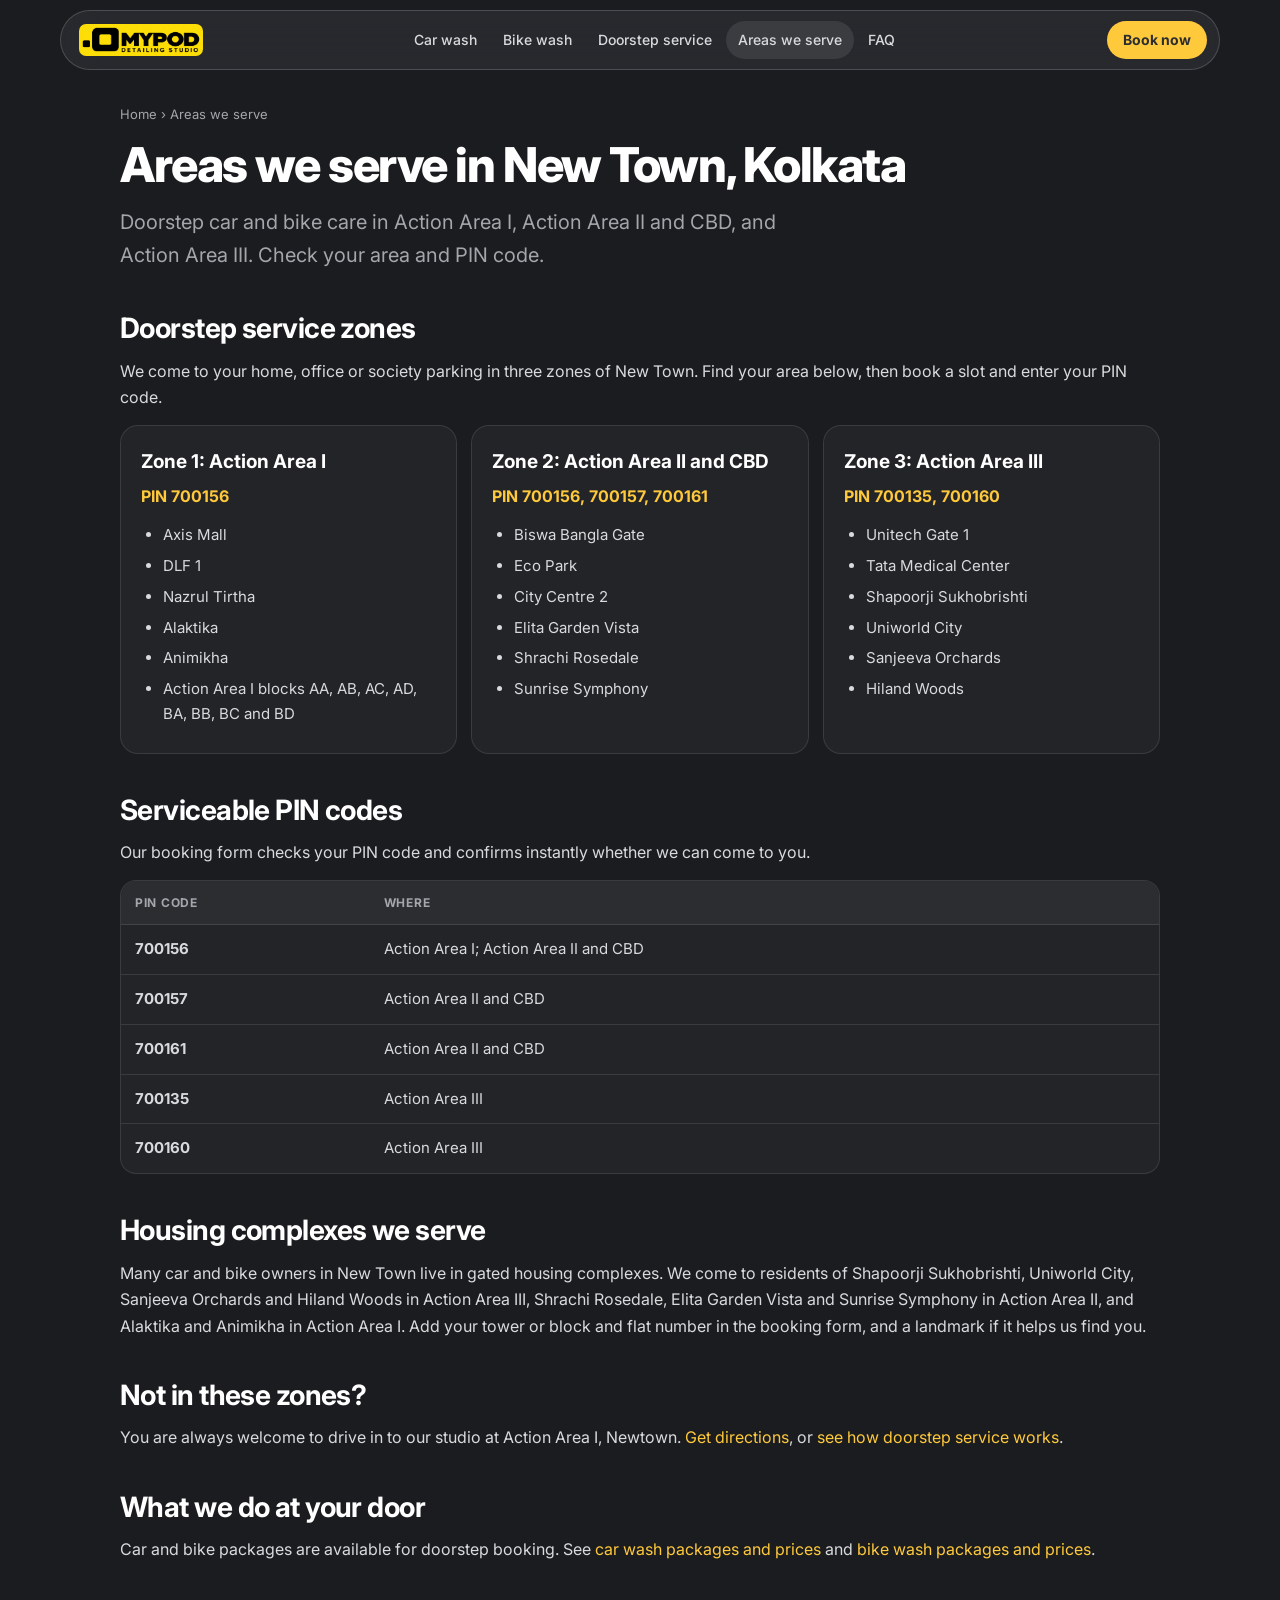
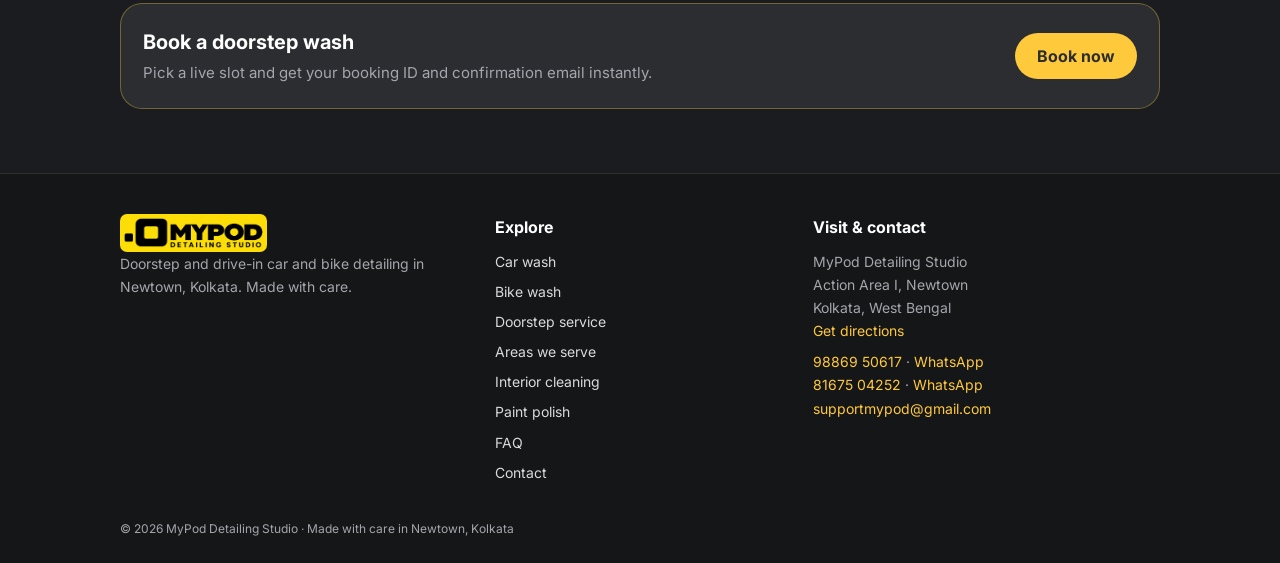
<file: areas-we-serve-newtown-kolkata.html>
<!doctype html>
<html lang="en-IN"><head>
<meta charset="utf-8"><meta name="viewport" content="width=device-width,initial-scale=1,viewport-fit=cover">
<title>Areas We Serve in New Town, Kolkata | MyPod Detailing Studio</title>
<meta name="description" content="Doorstep car and bike wash in Action Area I, II and III, New Town, Kolkata. PIN codes 700156, 700157, 700160, 700161, 700135 and housing complexes we serve.">
<link rel="canonical" href="https://mypodstudio.in/areas-we-serve-newtown-kolkata.html">
<meta name="robots" content="index,follow,max-image-preview:large">
<meta name="theme-color" content="#1b1c1f"><meta name="color-scheme" content="dark">
<meta property="og:type" content="website"><meta property="og:site_name" content="MyPod Detailing Studio"><meta property="og:locale" content="en_IN">
<meta property="og:title" content="Areas We Serve in New Town, Kolkata | MyPod Detailing Studio"><meta property="og:description" content="Doorstep car and bike wash in Action Area I, II and III, New Town, Kolkata. PIN codes 700156, 700157, 700160, 700161, 700135 and housing complexes we serve."><meta property="og:url" content="https://mypodstudio.in/areas-we-serve-newtown-kolkata.html">
<meta property="og:image" content="https://mypodstudio.in/og-image.png"><meta name="twitter:card" content="summary_large_image">
<link rel="icon" type="image/png" sizes="32x32" href="favicon-32.png"><link rel="apple-touch-icon" href="apple-touch-icon.png">
<link rel="preconnect" href="https://fonts.googleapis.com"><link rel="preconnect" href="https://fonts.gstatic.com" crossorigin>
<link rel="stylesheet" href="https://fonts.googleapis.com/css2?family=Inter:wght@400;500;600;700;800&display=swap">
<link rel="stylesheet" href="pages.css">
<script type="application/ld+json">{"@context": "https://schema.org", "@type": "BreadcrumbList", "itemListElement": [{"@type": "ListItem", "position": 1, "name": "MyPod Detailing Studio", "item": "https://mypodstudio.in/"}, {"@type": "ListItem", "position": 2, "name": "Areas we serve", "item": "https://mypodstudio.in/areas-we-serve-newtown-kolkata.html"}]}</script><script type="application/ld+json">{"@context": "https://schema.org", "@type": "Service", "name": "Doorstep car and bike wash in New Town", "serviceType": "Mobile car and bike wash", "description": "Doorstep car and bike wash and detailing in Action Area I, II and III, New Town, Kolkata.", "url": "https://mypodstudio.in/areas-we-serve-newtown-kolkata.html", "areaServed": {"@type": "Place", "name": "Newtown, Kolkata, West Bengal"}, "provider": {"@type": "AutoWash", "name": "MyPod Detailing Studio", "url": "https://mypodstudio.in/", "telephone": "+919886950617"}}</script>
</head><body>
<header class="top"><a class="brand" href="./" aria-label="MyPod Detailing Studio home"><img src="logo.png" width="720" height="186" alt="MyPod Detailing Studio"></a>
<nav aria-label="Main"><a href="car-wash-newtown-kolkata.html">Car wash</a><a href="bike-wash-newtown-kolkata.html">Bike wash</a><a href="doorstep-car-wash-newtown-kolkata.html">Doorstep service</a><a href="areas-we-serve-newtown-kolkata.html" aria-current="page">Areas we serve</a><a href="faq.html">FAQ</a></nav><a class="btn sm" href="./#booking">Book now</a></header>
<main><div class="wrap">
<p class="crumb"><a href="./">Home</a> &rsaquo; Areas we serve</p>
<h1>Areas we serve in New Town, Kolkata</h1><p class="lead">Doorstep car and bike care in Action Area I, Action Area II and CBD, and Action Area III. Check your area and PIN code.</p>

<h2>Doorstep service zones</h2>
<p>We come to your home, office or society parking in three zones of New Town. Find your area below, then book a slot and enter your PIN code.</p>
<div class="grid"><article class="card"><h3>Zone 1: Action Area I</h3><p class="price">PIN 700156</p><ul><li>Axis Mall</li><li>DLF 1</li><li>Nazrul Tirtha</li><li>Alaktika</li><li>Animikha</li><li>Action Area I blocks AA, AB, AC, AD, BA, BB, BC and BD</li></ul></article><article class="card"><h3>Zone 2: Action Area II and CBD</h3><p class="price">PIN 700156, 700157, 700161</p><ul><li>Biswa Bangla Gate</li><li>Eco Park</li><li>City Centre 2</li><li>Elita Garden Vista</li><li>Shrachi Rosedale</li><li>Sunrise Symphony</li></ul></article><article class="card"><h3>Zone 3: Action Area III</h3><p class="price">PIN 700135, 700160</p><ul><li>Unitech Gate 1</li><li>Tata Medical Center</li><li>Shapoorji Sukhobrishti</li><li>Uniworld City</li><li>Sanjeeva Orchards</li><li>Hiland Woods</li></ul></article></div>
<h2>Serviceable PIN codes</h2>
<p>Our booking form checks your PIN code and confirms instantly whether we can come to you.</p>
<div class="tbl"><table><thead><tr><th>PIN code</th><th>Where</th></tr></thead><tbody><tr><td><b>700156</b></td><td>Action Area I; Action Area II and CBD</td></tr><tr><td><b>700157</b></td><td>Action Area II and CBD</td></tr><tr><td><b>700161</b></td><td>Action Area II and CBD</td></tr><tr><td><b>700135</b></td><td>Action Area III</td></tr><tr><td><b>700160</b></td><td>Action Area III</td></tr></tbody></table></div>
<h2>Housing complexes we serve</h2>
<p>Many car and bike owners in New Town live in gated housing complexes. We come to residents of Shapoorji Sukhobrishti, Uniworld City, Sanjeeva Orchards and Hiland Woods in Action Area III, Shrachi Rosedale, Elita Garden Vista and Sunrise Symphony in Action Area II, and Alaktika and Animikha in Action Area I. Add your tower or block and flat number in the booking form, and a landmark if it helps us find you.</p>
<h2>Not in these zones?</h2>
<p>You are always welcome to drive in to our studio at Action Area I, Newtown. <a href="contact.html">Get directions</a>, or <a href="doorstep-car-wash-newtown-kolkata.html">see how doorstep service works</a>.</p>
<h2>What we do at your door</h2>
<p>Car and bike packages are available for doorstep booking. See <a href="car-wash-newtown-kolkata.html">car wash packages and prices</a> and <a href="bike-wash-newtown-kolkata.html">bike wash packages and prices</a>.</p>
<div class="cta"><div><b>Book a doorstep wash</b><span>Pick a live slot and get your booking ID and confirmation email instantly.</span></div><a class="btn" href="./#booking">Book now</a></div>

</div></main>
<footer><div class="wrap"><div class="fgrid">
<div><a class="brand" href="./"><img src="logo.png" width="720" height="186" alt="MyPod Detailing Studio"></a>
<p>Doorstep and drive-in car and bike detailing in Newtown, Kolkata. Made with care.</p></div>
<div><b>Explore</b><nav aria-label="Footer"><a href="car-wash-newtown-kolkata.html">Car wash</a><a href="bike-wash-newtown-kolkata.html">Bike wash</a><a href="doorstep-car-wash-newtown-kolkata.html">Doorstep service</a><a href="areas-we-serve-newtown-kolkata.html">Areas we serve</a><a href="car-interior-deep-cleaning-kolkata.html">Interior cleaning</a><a href="car-polish-paint-correction-kolkata.html">Paint polish</a><a href="faq.html">FAQ</a><a href="contact.html">Contact</a></nav></div>
<div><b>Visit &amp; contact</b><address>MyPod Detailing Studio<br>Action Area I, Newtown<br>Kolkata, West Bengal<br><a href="https://maps.app.goo.gl/vMwQJ2rdmXrjrmKKA" target="_blank" rel="noopener">Get directions</a></address>
<p><a href="tel:+919886950617">98869 50617</a> &middot; <a href="https://wa.me/919886950617">WhatsApp</a><br><a href="tel:+918167504252">81675 04252</a> &middot; <a href="https://wa.me/918167504252">WhatsApp</a><br><a href="mailto:supportmypod@gmail.com">supportmypod@gmail.com</a></p></div>
</div><p class="fine">&copy; 2026 MyPod Detailing Studio &middot; Made with care in Newtown, Kolkata</p></div></footer>
</body></html>
</file>
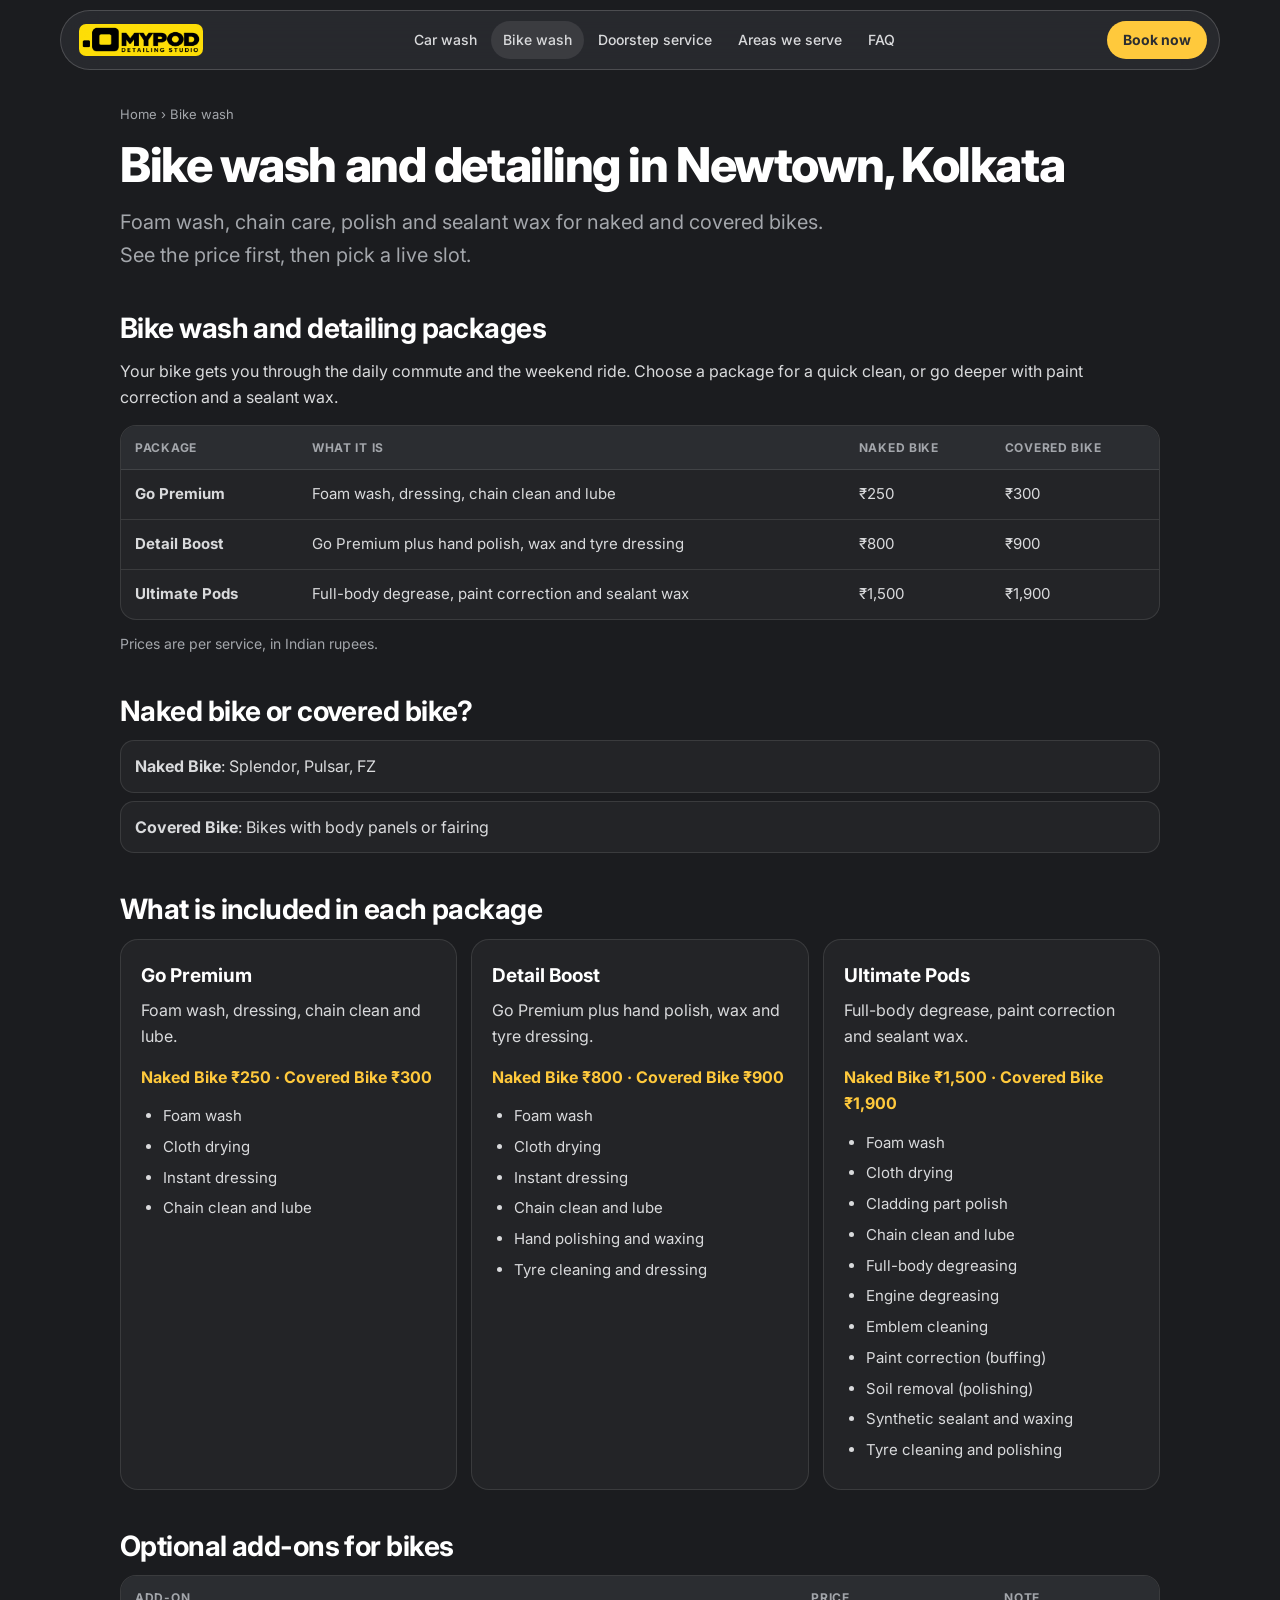
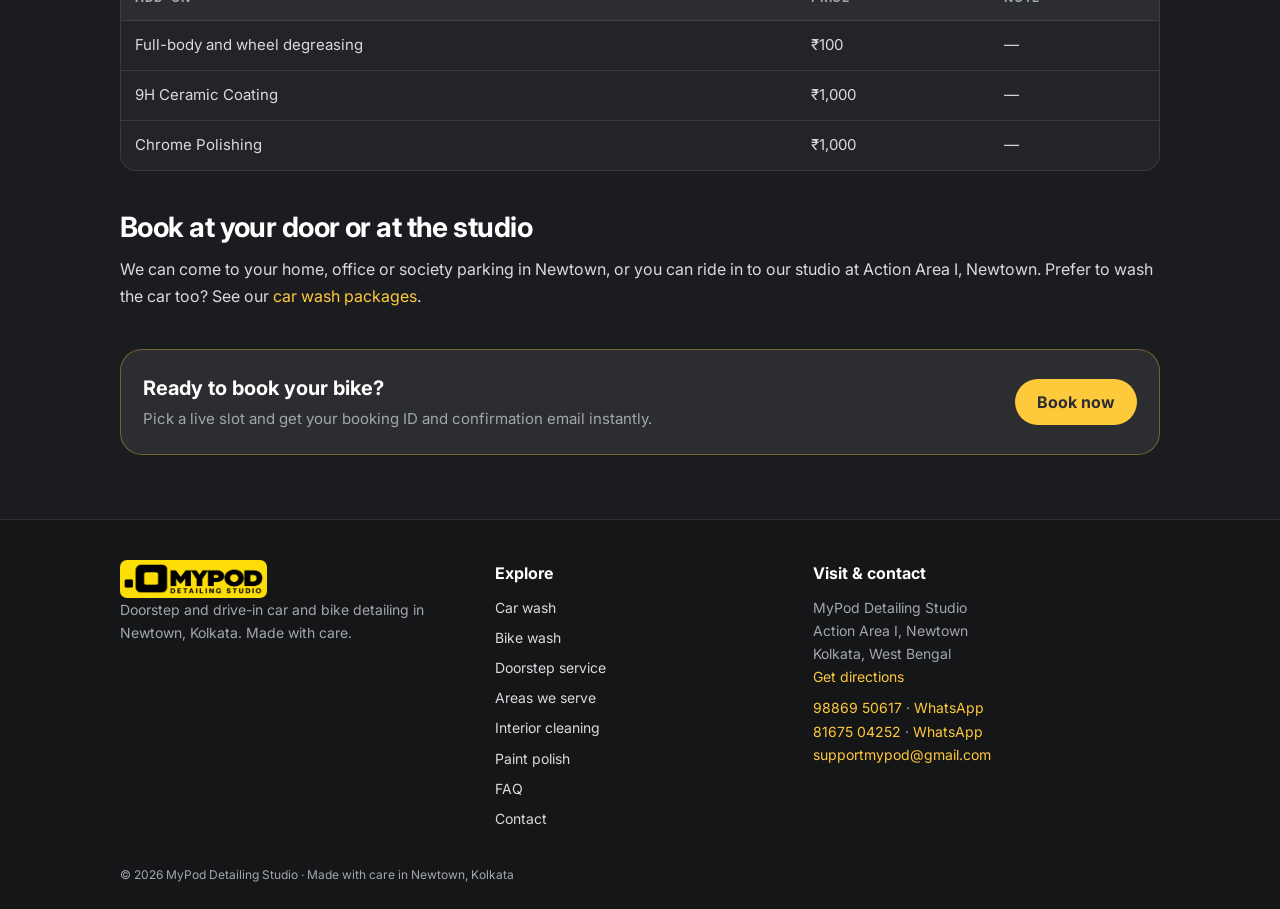
<file: bike-wash-newtown-kolkata.html>
<!doctype html>
<html lang="en-IN"><head>
<meta charset="utf-8"><meta name="viewport" content="width=device-width,initial-scale=1,viewport-fit=cover">
<title>Bike Wash &amp; Detailing in Newtown, Kolkata | MyPod Detailing Studio</title>
<meta name="description" content="Bike wash, polish and detailing in Newtown, Kolkata. Packages from ₹250 with chain clean and lube. Doorstep or studio. Book online in about a minute.">
<link rel="canonical" href="https://mypodstudio.in/bike-wash-newtown-kolkata.html">
<meta name="robots" content="index,follow,max-image-preview:large">
<meta name="theme-color" content="#1b1c1f"><meta name="color-scheme" content="dark">
<meta property="og:type" content="website"><meta property="og:site_name" content="MyPod Detailing Studio"><meta property="og:locale" content="en_IN">
<meta property="og:title" content="Bike Wash &amp; Detailing in Newtown, Kolkata | MyPod Detailing Studio"><meta property="og:description" content="Bike wash, polish and detailing in Newtown, Kolkata. Packages from ₹250 with chain clean and lube. Doorstep or studio. Book online in about a minute."><meta property="og:url" content="https://mypodstudio.in/bike-wash-newtown-kolkata.html">
<meta property="og:image" content="https://mypodstudio.in/og-image.png"><meta name="twitter:card" content="summary_large_image">
<link rel="icon" type="image/png" sizes="32x32" href="favicon-32.png"><link rel="apple-touch-icon" href="apple-touch-icon.png">
<link rel="preconnect" href="https://fonts.googleapis.com"><link rel="preconnect" href="https://fonts.gstatic.com" crossorigin>
<link rel="stylesheet" href="https://fonts.googleapis.com/css2?family=Inter:wght@400;500;600;700;800&display=swap">
<link rel="stylesheet" href="pages.css">
<script type="application/ld+json">{"@context": "https://schema.org", "@type": "BreadcrumbList", "itemListElement": [{"@type": "ListItem", "position": 1, "name": "MyPod Detailing Studio", "item": "https://mypodstudio.in/"}, {"@type": "ListItem", "position": 2, "name": "Bike wash", "item": "https://mypodstudio.in/bike-wash-newtown-kolkata.html"}]}</script><script type="application/ld+json">{"@context": "https://schema.org", "@type": "Service", "name": "Bike wash and detailing", "serviceType": "Motorcycle wash and detailing", "description": "Bike wash and detailing packages for naked and covered bikes in Newtown, Kolkata.", "url": "https://mypodstudio.in/bike-wash-newtown-kolkata.html", "areaServed": {"@type": "Place", "name": "Newtown, Kolkata, West Bengal"}, "provider": {"@type": "AutoWash", "name": "MyPod Detailing Studio", "url": "https://mypodstudio.in/", "telephone": "+919886950617"}}</script>
</head><body>
<header class="top"><a class="brand" href="./" aria-label="MyPod Detailing Studio home"><img src="logo.png" width="720" height="186" alt="MyPod Detailing Studio"></a>
<nav aria-label="Main"><a href="car-wash-newtown-kolkata.html">Car wash</a><a href="bike-wash-newtown-kolkata.html" aria-current="page">Bike wash</a><a href="doorstep-car-wash-newtown-kolkata.html">Doorstep service</a><a href="areas-we-serve-newtown-kolkata.html">Areas we serve</a><a href="faq.html">FAQ</a></nav><a class="btn sm" href="./#booking">Book now</a></header>
<main><div class="wrap">
<p class="crumb"><a href="./">Home</a> &rsaquo; Bike wash</p>
<h1>Bike wash and detailing in Newtown, Kolkata</h1><p class="lead">Foam wash, chain care, polish and sealant wax for naked and covered bikes. See the price first, then pick a live slot.</p>

<h2>Bike wash and detailing packages</h2>
<p>Your bike gets you through the daily commute and the weekend ride. Choose a package for a quick clean, or go deeper with paint correction and a sealant wax.</p>
<div class="tbl"><table><thead><tr><th>Package</th><th>What it is</th><th>Naked Bike</th><th>Covered Bike</th></tr></thead><tbody><tr><td><b>Go Premium</b></td><td>Foam wash, dressing, chain clean and lube</td><td>₹250</td><td>₹300</td></tr><tr><td><b>Detail Boost</b></td><td>Go Premium plus hand polish, wax and tyre dressing</td><td>₹800</td><td>₹900</td></tr><tr><td><b>Ultimate Pods</b></td><td>Full-body degrease, paint correction and sealant wax</td><td>₹1,500</td><td>₹1,900</td></tr></tbody></table></div>
<p class="note">Prices are per service, in Indian rupees.</p>
<h2>Naked bike or covered bike?</h2>
<ul class="plain"><li><b>Naked Bike</b>: Splendor, Pulsar, FZ</li><li><b>Covered Bike</b>: Bikes with body panels or fairing</li></ul>
<h2>What is included in each package</h2>
<div class="grid"><article class="card"><h3>Go Premium</h3><p>Foam wash, dressing, chain clean and lube.</p><p class="price">Naked Bike ₹250 &middot; Covered Bike ₹300</p><ul><li>Foam wash</li><li>Cloth drying</li><li>Instant dressing</li><li>Chain clean and lube</li></ul></article><article class="card"><h3>Detail Boost</h3><p>Go Premium plus hand polish, wax and tyre dressing.</p><p class="price">Naked Bike ₹800 &middot; Covered Bike ₹900</p><ul><li>Foam wash</li><li>Cloth drying</li><li>Instant dressing</li><li>Chain clean and lube</li><li>Hand polishing and waxing</li><li>Tyre cleaning and dressing</li></ul></article><article class="card"><h3>Ultimate Pods</h3><p>Full-body degrease, paint correction and sealant wax.</p><p class="price">Naked Bike ₹1,500 &middot; Covered Bike ₹1,900</p><ul><li>Foam wash</li><li>Cloth drying</li><li>Cladding part polish</li><li>Chain clean and lube</li><li>Full-body degreasing</li><li>Engine degreasing</li><li>Emblem cleaning</li><li>Paint correction (buffing)</li><li>Soil removal (polishing)</li><li>Synthetic sealant and waxing</li><li>Tyre cleaning and polishing</li></ul></article></div>
<h2>Optional add-ons for bikes</h2>
<div class="tbl"><table><thead><tr><th>Add-on</th><th>Price</th><th>Note</th></tr></thead><tbody><tr><td>Full-body and wheel degreasing</td><td>₹100</td><td>&mdash;</td></tr><tr><td>9H Ceramic Coating</td><td>₹1,000</td><td>&mdash;</td></tr><tr><td>Chrome Polishing</td><td>₹1,000</td><td>&mdash;</td></tr></tbody></table></div>
<h2>Book at your door or at the studio</h2>
<p>We can come to your home, office or society parking in Newtown, or you can ride in to our studio at Action Area I, Newtown. Prefer to wash the car too? See our <a href="car-wash-newtown-kolkata.html">car wash packages</a>.</p>
<div class="cta"><div><b>Ready to book your bike?</b><span>Pick a live slot and get your booking ID and confirmation email instantly.</span></div><a class="btn" href="./#booking">Book now</a></div>

</div></main>
<footer><div class="wrap"><div class="fgrid">
<div><a class="brand" href="./"><img src="logo.png" width="720" height="186" alt="MyPod Detailing Studio"></a>
<p>Doorstep and drive-in car and bike detailing in Newtown, Kolkata. Made with care.</p></div>
<div><b>Explore</b><nav aria-label="Footer"><a href="car-wash-newtown-kolkata.html">Car wash</a><a href="bike-wash-newtown-kolkata.html">Bike wash</a><a href="doorstep-car-wash-newtown-kolkata.html">Doorstep service</a><a href="areas-we-serve-newtown-kolkata.html">Areas we serve</a><a href="car-interior-deep-cleaning-kolkata.html">Interior cleaning</a><a href="car-polish-paint-correction-kolkata.html">Paint polish</a><a href="faq.html">FAQ</a><a href="contact.html">Contact</a></nav></div>
<div><b>Visit &amp; contact</b><address>MyPod Detailing Studio<br>Action Area I, Newtown<br>Kolkata, West Bengal<br><a href="https://maps.app.goo.gl/vMwQJ2rdmXrjrmKKA" target="_blank" rel="noopener">Get directions</a></address>
<p><a href="tel:+919886950617">98869 50617</a> &middot; <a href="https://wa.me/919886950617">WhatsApp</a><br><a href="tel:+918167504252">81675 04252</a> &middot; <a href="https://wa.me/918167504252">WhatsApp</a><br><a href="mailto:supportmypod@gmail.com">supportmypod@gmail.com</a></p></div>
</div><p class="fine">&copy; 2026 MyPod Detailing Studio &middot; Made with care in Newtown, Kolkata</p></div></footer>
</body></html>
</file>
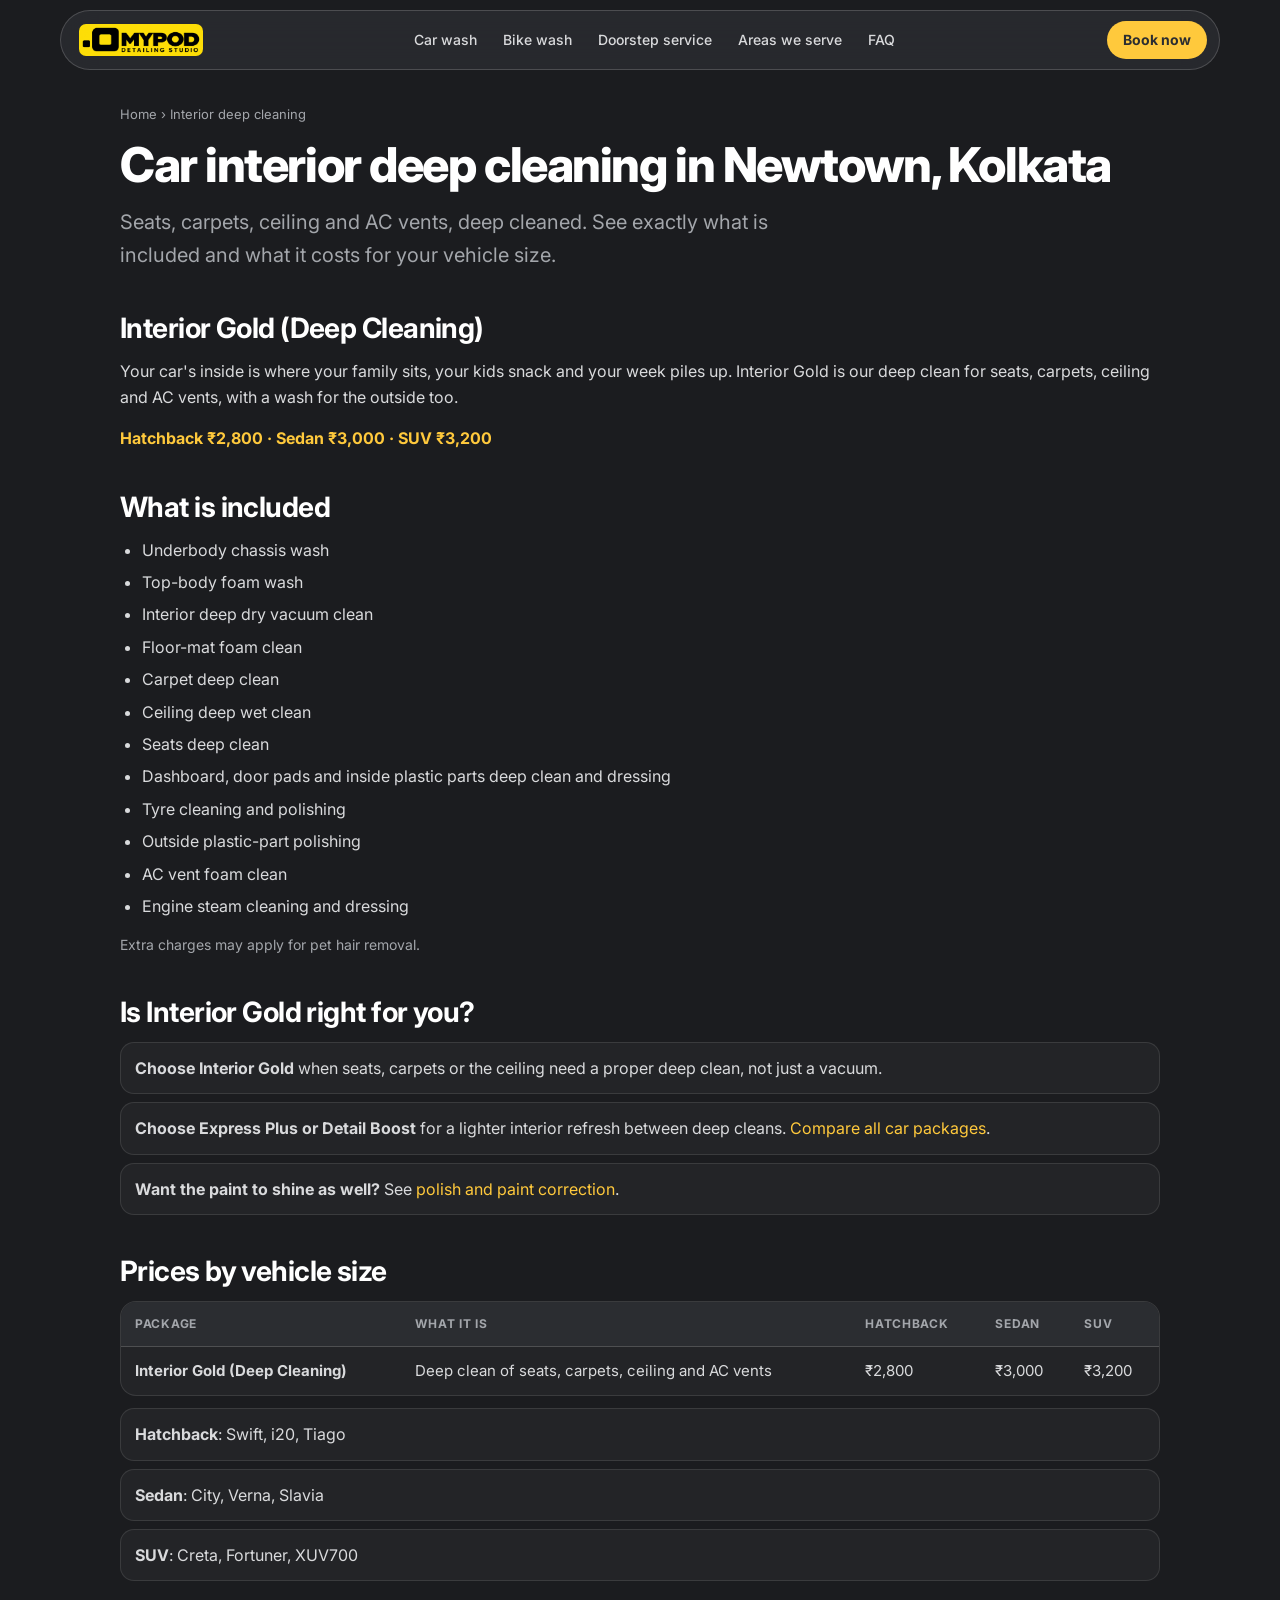
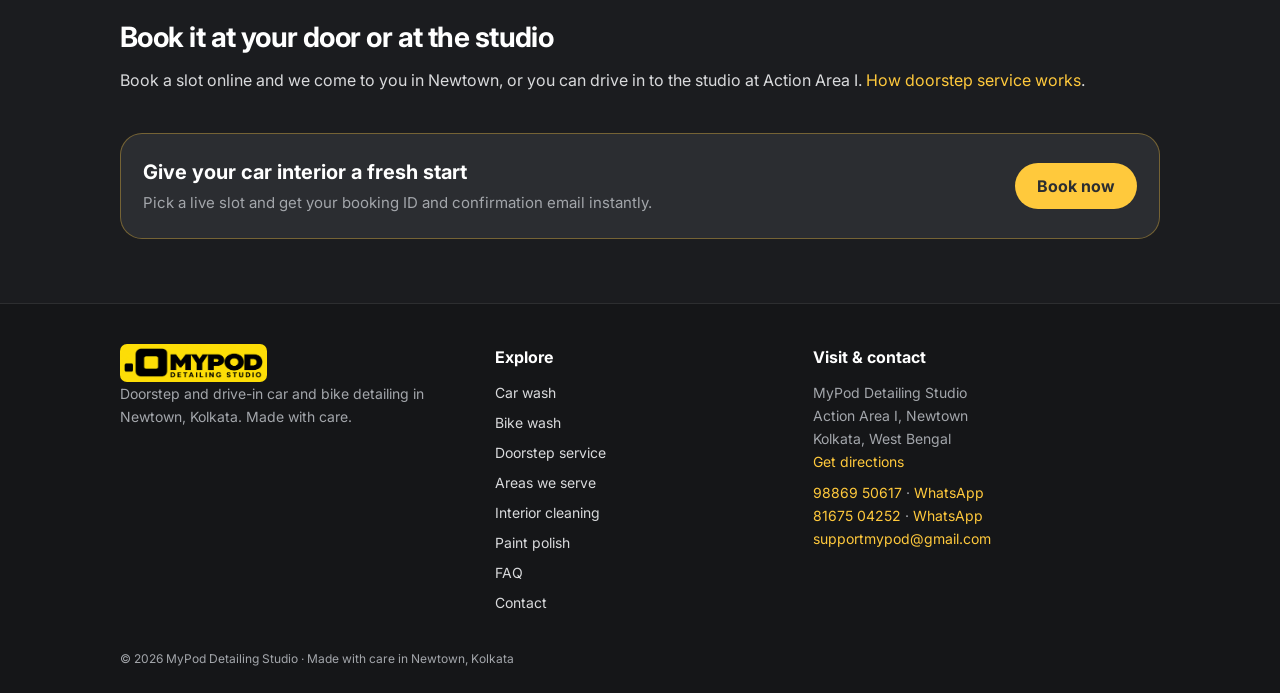
<file: car-interior-deep-cleaning-kolkata.html>
<!doctype html>
<html lang="en-IN"><head>
<meta charset="utf-8"><meta name="viewport" content="width=device-width,initial-scale=1,viewport-fit=cover">
<title>Car Interior Deep Cleaning in Kolkata | MyPod Detailing Studio</title>
<meta name="description" content="Interior Gold deep cleaning for cars in Newtown, Kolkata: seats, carpets, ceiling and AC vents. From ₹2,800. Doorstep or studio. Book online.">
<link rel="canonical" href="https://mypodstudio.in/car-interior-deep-cleaning-kolkata.html">
<meta name="robots" content="index,follow,max-image-preview:large">
<meta name="theme-color" content="#1b1c1f"><meta name="color-scheme" content="dark">
<meta property="og:type" content="website"><meta property="og:site_name" content="MyPod Detailing Studio"><meta property="og:locale" content="en_IN">
<meta property="og:title" content="Car Interior Deep Cleaning in Kolkata | MyPod Detailing Studio"><meta property="og:description" content="Interior Gold deep cleaning for cars in Newtown, Kolkata: seats, carpets, ceiling and AC vents. From ₹2,800. Doorstep or studio. Book online."><meta property="og:url" content="https://mypodstudio.in/car-interior-deep-cleaning-kolkata.html">
<meta property="og:image" content="https://mypodstudio.in/og-image.png"><meta name="twitter:card" content="summary_large_image">
<link rel="icon" type="image/png" sizes="32x32" href="favicon-32.png"><link rel="apple-touch-icon" href="apple-touch-icon.png">
<link rel="preconnect" href="https://fonts.googleapis.com"><link rel="preconnect" href="https://fonts.gstatic.com" crossorigin>
<link rel="stylesheet" href="https://fonts.googleapis.com/css2?family=Inter:wght@400;500;600;700;800&display=swap">
<link rel="stylesheet" href="pages.css">
<script type="application/ld+json">{"@context": "https://schema.org", "@type": "BreadcrumbList", "itemListElement": [{"@type": "ListItem", "position": 1, "name": "MyPod Detailing Studio", "item": "https://mypodstudio.in/"}, {"@type": "ListItem", "position": 2, "name": "Interior deep cleaning", "item": "https://mypodstudio.in/car-interior-deep-cleaning-kolkata.html"}]}</script><script type="application/ld+json">{"@context": "https://schema.org", "@type": "Service", "name": "Car interior deep cleaning", "serviceType": "Car interior deep cleaning", "description": "Interior Gold deep cleaning for car seats, carpets, ceiling and AC vents in Newtown, Kolkata.", "url": "https://mypodstudio.in/car-interior-deep-cleaning-kolkata.html", "areaServed": {"@type": "Place", "name": "Newtown, Kolkata, West Bengal"}, "provider": {"@type": "AutoWash", "name": "MyPod Detailing Studio", "url": "https://mypodstudio.in/", "telephone": "+919886950617"}}</script>
</head><body>
<header class="top"><a class="brand" href="./" aria-label="MyPod Detailing Studio home"><img src="logo.png" width="720" height="186" alt="MyPod Detailing Studio"></a>
<nav aria-label="Main"><a href="car-wash-newtown-kolkata.html">Car wash</a><a href="bike-wash-newtown-kolkata.html">Bike wash</a><a href="doorstep-car-wash-newtown-kolkata.html">Doorstep service</a><a href="areas-we-serve-newtown-kolkata.html">Areas we serve</a><a href="faq.html">FAQ</a></nav><a class="btn sm" href="./#booking">Book now</a></header>
<main><div class="wrap">
<p class="crumb"><a href="./">Home</a> &rsaquo; Interior deep cleaning</p>
<h1>Car interior deep cleaning in Newtown, Kolkata</h1><p class="lead">Seats, carpets, ceiling and AC vents, deep cleaned. See exactly what is included and what it costs for your vehicle size.</p>

<h2>Interior Gold (Deep Cleaning)</h2>
<p>Your car's inside is where your family sits, your kids snack and your week piles up. Interior Gold is our deep clean for seats, carpets, ceiling and AC vents, with a wash for the outside too.</p>
<p class="price">Hatchback ₹2,800 &middot; Sedan ₹3,000 &middot; SUV ₹3,200</p>
<h2>What is included</h2>
<ul><li>Underbody chassis wash</li><li>Top-body foam wash</li><li>Interior deep dry vacuum clean</li><li>Floor-mat foam clean</li><li>Carpet deep clean</li><li>Ceiling deep wet clean</li><li>Seats deep clean</li><li>Dashboard, door pads and inside plastic parts deep clean and dressing</li><li>Tyre cleaning and polishing</li><li>Outside plastic-part polishing</li><li>AC vent foam clean</li><li>Engine steam cleaning and dressing</li></ul>
<p class="note">Extra charges may apply for pet hair removal.</p>
<h2>Is Interior Gold right for you?</h2>
<ul class="plain">
<li><b>Choose Interior Gold</b> when seats, carpets or the ceiling need a proper deep clean, not just a vacuum.</li>
<li><b>Choose Express Plus or Detail Boost</b> for a lighter interior refresh between deep cleans. <a href="car-wash-newtown-kolkata.html">Compare all car packages</a>.</li>
<li><b>Want the paint to shine as well?</b> See <a href="car-polish-paint-correction-kolkata.html">polish and paint correction</a>.</li>
</ul>
<h2>Prices by vehicle size</h2>
<div class="tbl"><table><thead><tr><th>Package</th><th>What it is</th><th>Hatchback</th><th>Sedan</th><th>SUV</th></tr></thead><tbody><tr><td><b>Interior Gold (Deep Cleaning)</b></td><td>Deep clean of seats, carpets, ceiling and AC vents</td><td>₹2,800</td><td>₹3,000</td><td>₹3,200</td></tr></tbody></table></div>
<ul class="plain"><li><b>Hatchback</b>: Swift, i20, Tiago</li><li><b>Sedan</b>: City, Verna, Slavia</li><li><b>SUV</b>: Creta, Fortuner, XUV700</li></ul>
<h2>Book it at your door or at the studio</h2>
<p>Book a slot online and we come to you in Newtown, or you can drive in to the studio at Action Area I. <a href="doorstep-car-wash-newtown-kolkata.html">How doorstep service works</a>.</p>
<div class="cta"><div><b>Give your car interior a fresh start</b><span>Pick a live slot and get your booking ID and confirmation email instantly.</span></div><a class="btn" href="./#booking">Book now</a></div>

</div></main>
<footer><div class="wrap"><div class="fgrid">
<div><a class="brand" href="./"><img src="logo.png" width="720" height="186" alt="MyPod Detailing Studio"></a>
<p>Doorstep and drive-in car and bike detailing in Newtown, Kolkata. Made with care.</p></div>
<div><b>Explore</b><nav aria-label="Footer"><a href="car-wash-newtown-kolkata.html">Car wash</a><a href="bike-wash-newtown-kolkata.html">Bike wash</a><a href="doorstep-car-wash-newtown-kolkata.html">Doorstep service</a><a href="areas-we-serve-newtown-kolkata.html">Areas we serve</a><a href="car-interior-deep-cleaning-kolkata.html">Interior cleaning</a><a href="car-polish-paint-correction-kolkata.html">Paint polish</a><a href="faq.html">FAQ</a><a href="contact.html">Contact</a></nav></div>
<div><b>Visit &amp; contact</b><address>MyPod Detailing Studio<br>Action Area I, Newtown<br>Kolkata, West Bengal<br><a href="https://maps.app.goo.gl/vMwQJ2rdmXrjrmKKA" target="_blank" rel="noopener">Get directions</a></address>
<p><a href="tel:+919886950617">98869 50617</a> &middot; <a href="https://wa.me/919886950617">WhatsApp</a><br><a href="tel:+918167504252">81675 04252</a> &middot; <a href="https://wa.me/918167504252">WhatsApp</a><br><a href="mailto:supportmypod@gmail.com">supportmypod@gmail.com</a></p></div>
</div><p class="fine">&copy; 2026 MyPod Detailing Studio &middot; Made with care in Newtown, Kolkata</p></div></footer>
</body></html>
</file>
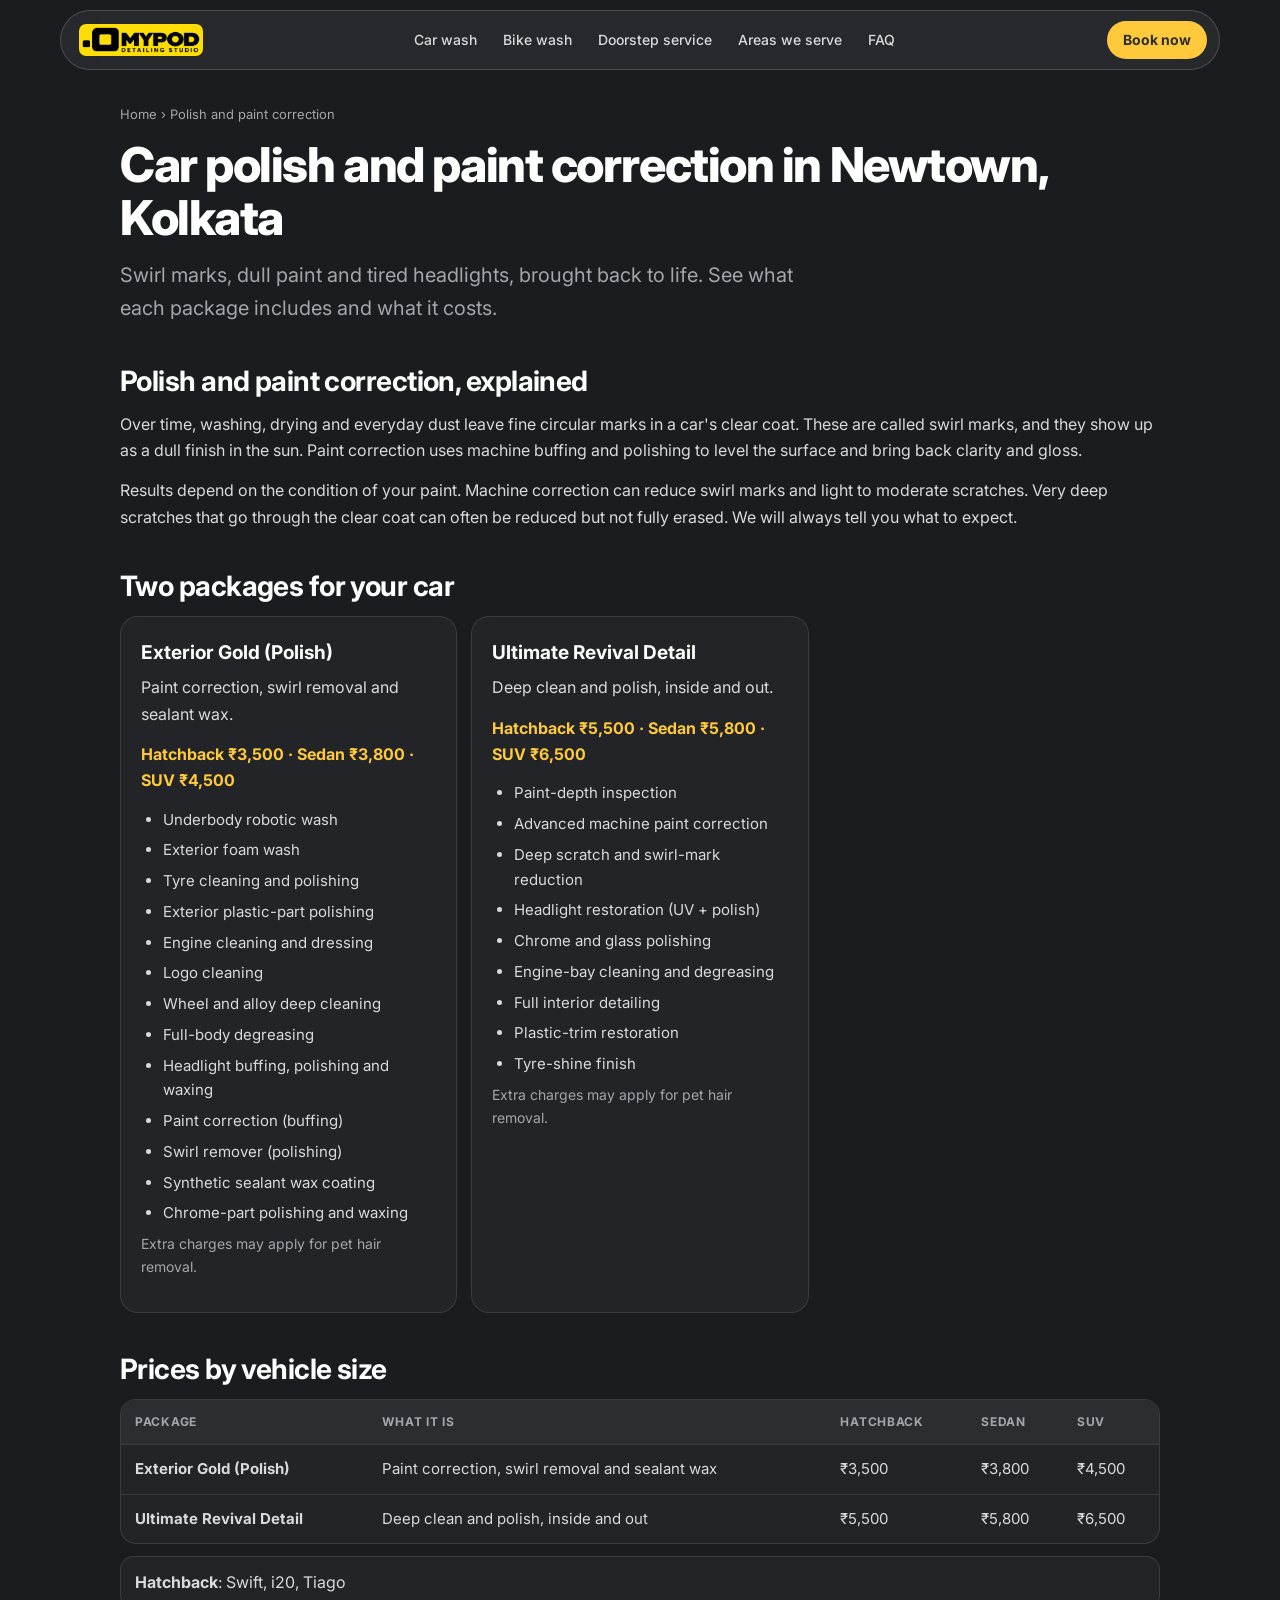
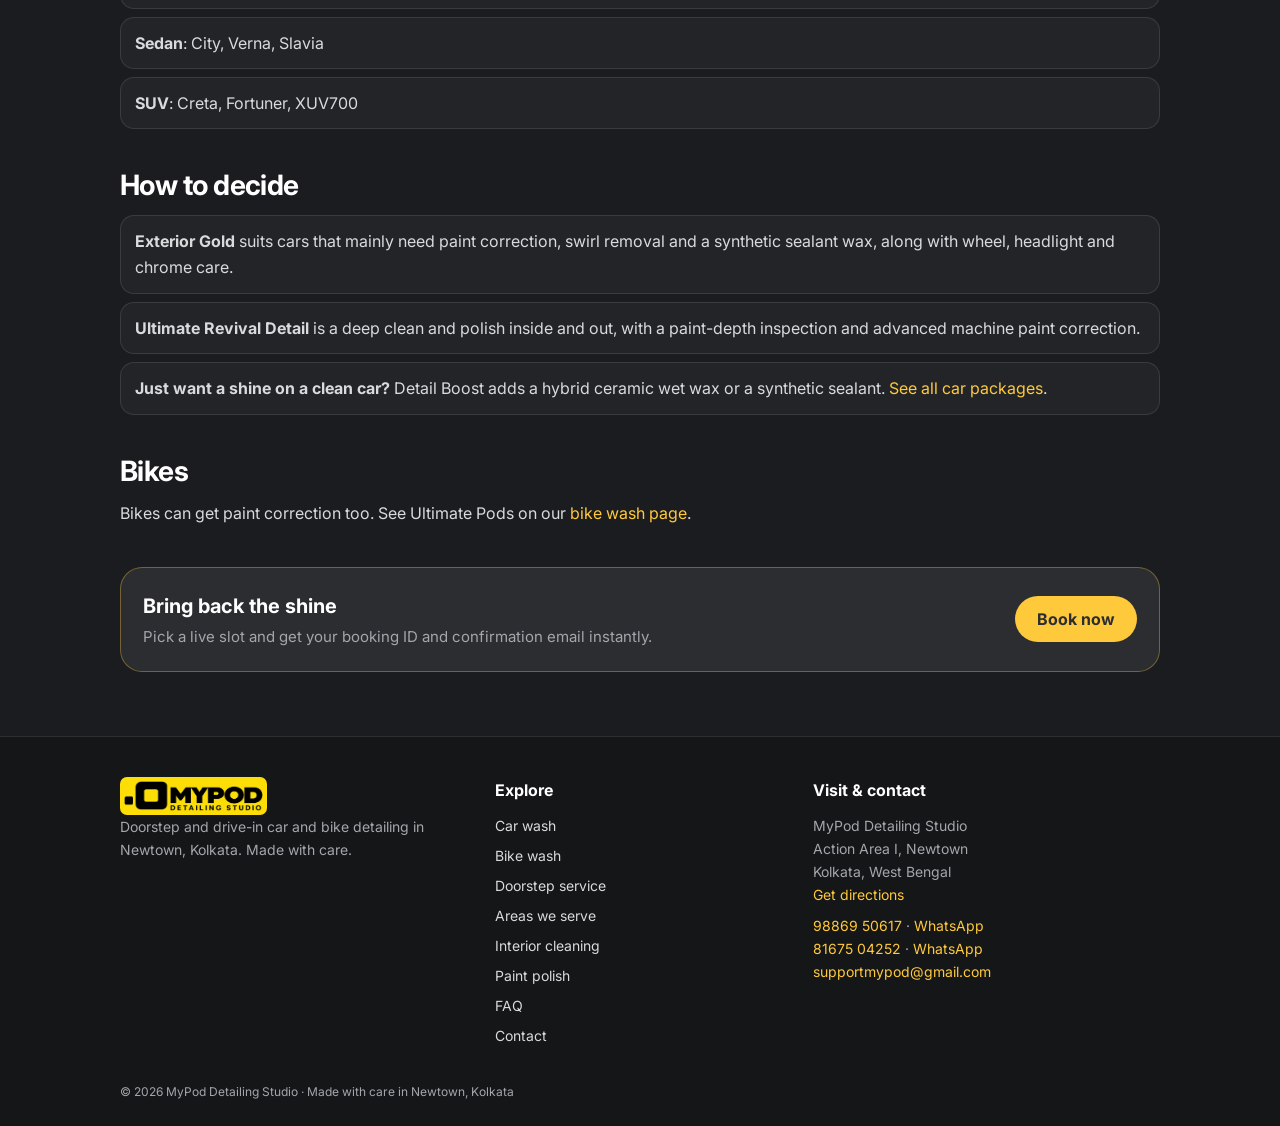
<file: car-polish-paint-correction-kolkata.html>
<!doctype html>
<html lang="en-IN"><head>
<meta charset="utf-8"><meta name="viewport" content="width=device-width,initial-scale=1,viewport-fit=cover">
<title>Car Polish &amp; Paint Correction in Kolkata | MyPod</title>
<meta name="description" content="Car polishing, swirl removal and machine paint correction in Newtown, Kolkata. Exterior Gold from ₹3,500. See what is included and book online.">
<link rel="canonical" href="https://mypodstudio.in/car-polish-paint-correction-kolkata.html">
<meta name="robots" content="index,follow,max-image-preview:large">
<meta name="theme-color" content="#1b1c1f"><meta name="color-scheme" content="dark">
<meta property="og:type" content="website"><meta property="og:site_name" content="MyPod Detailing Studio"><meta property="og:locale" content="en_IN">
<meta property="og:title" content="Car Polish &amp; Paint Correction in Kolkata | MyPod"><meta property="og:description" content="Car polishing, swirl removal and machine paint correction in Newtown, Kolkata. Exterior Gold from ₹3,500. See what is included and book online."><meta property="og:url" content="https://mypodstudio.in/car-polish-paint-correction-kolkata.html">
<meta property="og:image" content="https://mypodstudio.in/og-image.png"><meta name="twitter:card" content="summary_large_image">
<link rel="icon" type="image/png" sizes="32x32" href="favicon-32.png"><link rel="apple-touch-icon" href="apple-touch-icon.png">
<link rel="preconnect" href="https://fonts.googleapis.com"><link rel="preconnect" href="https://fonts.gstatic.com" crossorigin>
<link rel="stylesheet" href="https://fonts.googleapis.com/css2?family=Inter:wght@400;500;600;700;800&display=swap">
<link rel="stylesheet" href="pages.css">
<script type="application/ld+json">{"@context": "https://schema.org", "@type": "BreadcrumbList", "itemListElement": [{"@type": "ListItem", "position": 1, "name": "MyPod Detailing Studio", "item": "https://mypodstudio.in/"}, {"@type": "ListItem", "position": 2, "name": "Polish and paint correction", "item": "https://mypodstudio.in/car-polish-paint-correction-kolkata.html"}]}</script><script type="application/ld+json">{"@context": "https://schema.org", "@type": "Service", "name": "Car polish and paint correction", "serviceType": "Car paint correction and polishing", "description": "Machine paint correction, swirl removal and sealant wax for cars in Newtown, Kolkata.", "url": "https://mypodstudio.in/car-polish-paint-correction-kolkata.html", "areaServed": {"@type": "Place", "name": "Newtown, Kolkata, West Bengal"}, "provider": {"@type": "AutoWash", "name": "MyPod Detailing Studio", "url": "https://mypodstudio.in/", "telephone": "+919886950617"}}</script>
</head><body>
<header class="top"><a class="brand" href="./" aria-label="MyPod Detailing Studio home"><img src="logo.png" width="720" height="186" alt="MyPod Detailing Studio"></a>
<nav aria-label="Main"><a href="car-wash-newtown-kolkata.html">Car wash</a><a href="bike-wash-newtown-kolkata.html">Bike wash</a><a href="doorstep-car-wash-newtown-kolkata.html">Doorstep service</a><a href="areas-we-serve-newtown-kolkata.html">Areas we serve</a><a href="faq.html">FAQ</a></nav><a class="btn sm" href="./#booking">Book now</a></header>
<main><div class="wrap">
<p class="crumb"><a href="./">Home</a> &rsaquo; Polish and paint correction</p>
<h1>Car polish and paint correction in Newtown, Kolkata</h1><p class="lead">Swirl marks, dull paint and tired headlights, brought back to life. See what each package includes and what it costs.</p>

<h2>Polish and paint correction, explained</h2>
<p>Over time, washing, drying and everyday dust leave fine circular marks in a car's clear coat. These are called swirl marks, and they show up as a dull finish in the sun. Paint correction uses machine buffing and polishing to level the surface and bring back clarity and gloss.</p>
<p>Results depend on the condition of your paint. Machine correction can reduce swirl marks and light to moderate scratches. Very deep scratches that go through the clear coat can often be reduced but not fully erased. We will always tell you what to expect.</p>
<h2>Two packages for your car</h2>
<div class="grid"><article class="card"><h3>Exterior Gold (Polish)</h3><p>Paint correction, swirl removal and sealant wax.</p><p class="price">Hatchback ₹3,500 &middot; Sedan ₹3,800 &middot; SUV ₹4,500</p><ul><li>Underbody robotic wash</li><li>Exterior foam wash</li><li>Tyre cleaning and polishing</li><li>Exterior plastic-part polishing</li><li>Engine cleaning and dressing</li><li>Logo cleaning</li><li>Wheel and alloy deep cleaning</li><li>Full-body degreasing</li><li>Headlight buffing, polishing and waxing</li><li>Paint correction (buffing)</li><li>Swirl remover (polishing)</li><li>Synthetic sealant wax coating</li><li>Chrome-part polishing and waxing</li></ul><p class="note">Extra charges may apply for pet hair removal.</p></article><article class="card"><h3>Ultimate Revival Detail</h3><p>Deep clean and polish, inside and out.</p><p class="price">Hatchback ₹5,500 &middot; Sedan ₹5,800 &middot; SUV ₹6,500</p><ul><li>Paint-depth inspection</li><li>Advanced machine paint correction</li><li>Deep scratch and swirl-mark reduction</li><li>Headlight restoration (UV + polish)</li><li>Chrome and glass polishing</li><li>Engine-bay cleaning and degreasing</li><li>Full interior detailing</li><li>Plastic-trim restoration</li><li>Tyre-shine finish</li></ul><p class="note">Extra charges may apply for pet hair removal.</p></article></div>
<h2>Prices by vehicle size</h2>
<div class="tbl"><table><thead><tr><th>Package</th><th>What it is</th><th>Hatchback</th><th>Sedan</th><th>SUV</th></tr></thead><tbody><tr><td><b>Exterior Gold (Polish)</b></td><td>Paint correction, swirl removal and sealant wax</td><td>₹3,500</td><td>₹3,800</td><td>₹4,500</td></tr><tr><td><b>Ultimate Revival Detail</b></td><td>Deep clean and polish, inside and out</td><td>₹5,500</td><td>₹5,800</td><td>₹6,500</td></tr></tbody></table></div>
<ul class="plain"><li><b>Hatchback</b>: Swift, i20, Tiago</li><li><b>Sedan</b>: City, Verna, Slavia</li><li><b>SUV</b>: Creta, Fortuner, XUV700</li></ul>
<h2>How to decide</h2>
<ul class="plain">
<li><b>Exterior Gold</b> suits cars that mainly need paint correction, swirl removal and a synthetic sealant wax, along with wheel, headlight and chrome care.</li>
<li><b>Ultimate Revival Detail</b> is a deep clean and polish inside and out, with a paint-depth inspection and advanced machine paint correction.</li>
<li><b>Just want a shine on a clean car?</b> Detail Boost adds a hybrid ceramic wet wax or a synthetic sealant. <a href="car-wash-newtown-kolkata.html">See all car packages</a>.</li>
</ul>
<h2>Bikes</h2>
<p>Bikes can get paint correction too. See Ultimate Pods on our <a href="bike-wash-newtown-kolkata.html">bike wash page</a>.</p>
<div class="cta"><div><b>Bring back the shine</b><span>Pick a live slot and get your booking ID and confirmation email instantly.</span></div><a class="btn" href="./#booking">Book now</a></div>

</div></main>
<footer><div class="wrap"><div class="fgrid">
<div><a class="brand" href="./"><img src="logo.png" width="720" height="186" alt="MyPod Detailing Studio"></a>
<p>Doorstep and drive-in car and bike detailing in Newtown, Kolkata. Made with care.</p></div>
<div><b>Explore</b><nav aria-label="Footer"><a href="car-wash-newtown-kolkata.html">Car wash</a><a href="bike-wash-newtown-kolkata.html">Bike wash</a><a href="doorstep-car-wash-newtown-kolkata.html">Doorstep service</a><a href="areas-we-serve-newtown-kolkata.html">Areas we serve</a><a href="car-interior-deep-cleaning-kolkata.html">Interior cleaning</a><a href="car-polish-paint-correction-kolkata.html">Paint polish</a><a href="faq.html">FAQ</a><a href="contact.html">Contact</a></nav></div>
<div><b>Visit &amp; contact</b><address>MyPod Detailing Studio<br>Action Area I, Newtown<br>Kolkata, West Bengal<br><a href="https://maps.app.goo.gl/vMwQJ2rdmXrjrmKKA" target="_blank" rel="noopener">Get directions</a></address>
<p><a href="tel:+919886950617">98869 50617</a> &middot; <a href="https://wa.me/919886950617">WhatsApp</a><br><a href="tel:+918167504252">81675 04252</a> &middot; <a href="https://wa.me/918167504252">WhatsApp</a><br><a href="mailto:supportmypod@gmail.com">supportmypod@gmail.com</a></p></div>
</div><p class="fine">&copy; 2026 MyPod Detailing Studio &middot; Made with care in Newtown, Kolkata</p></div></footer>
</body></html>
</file>
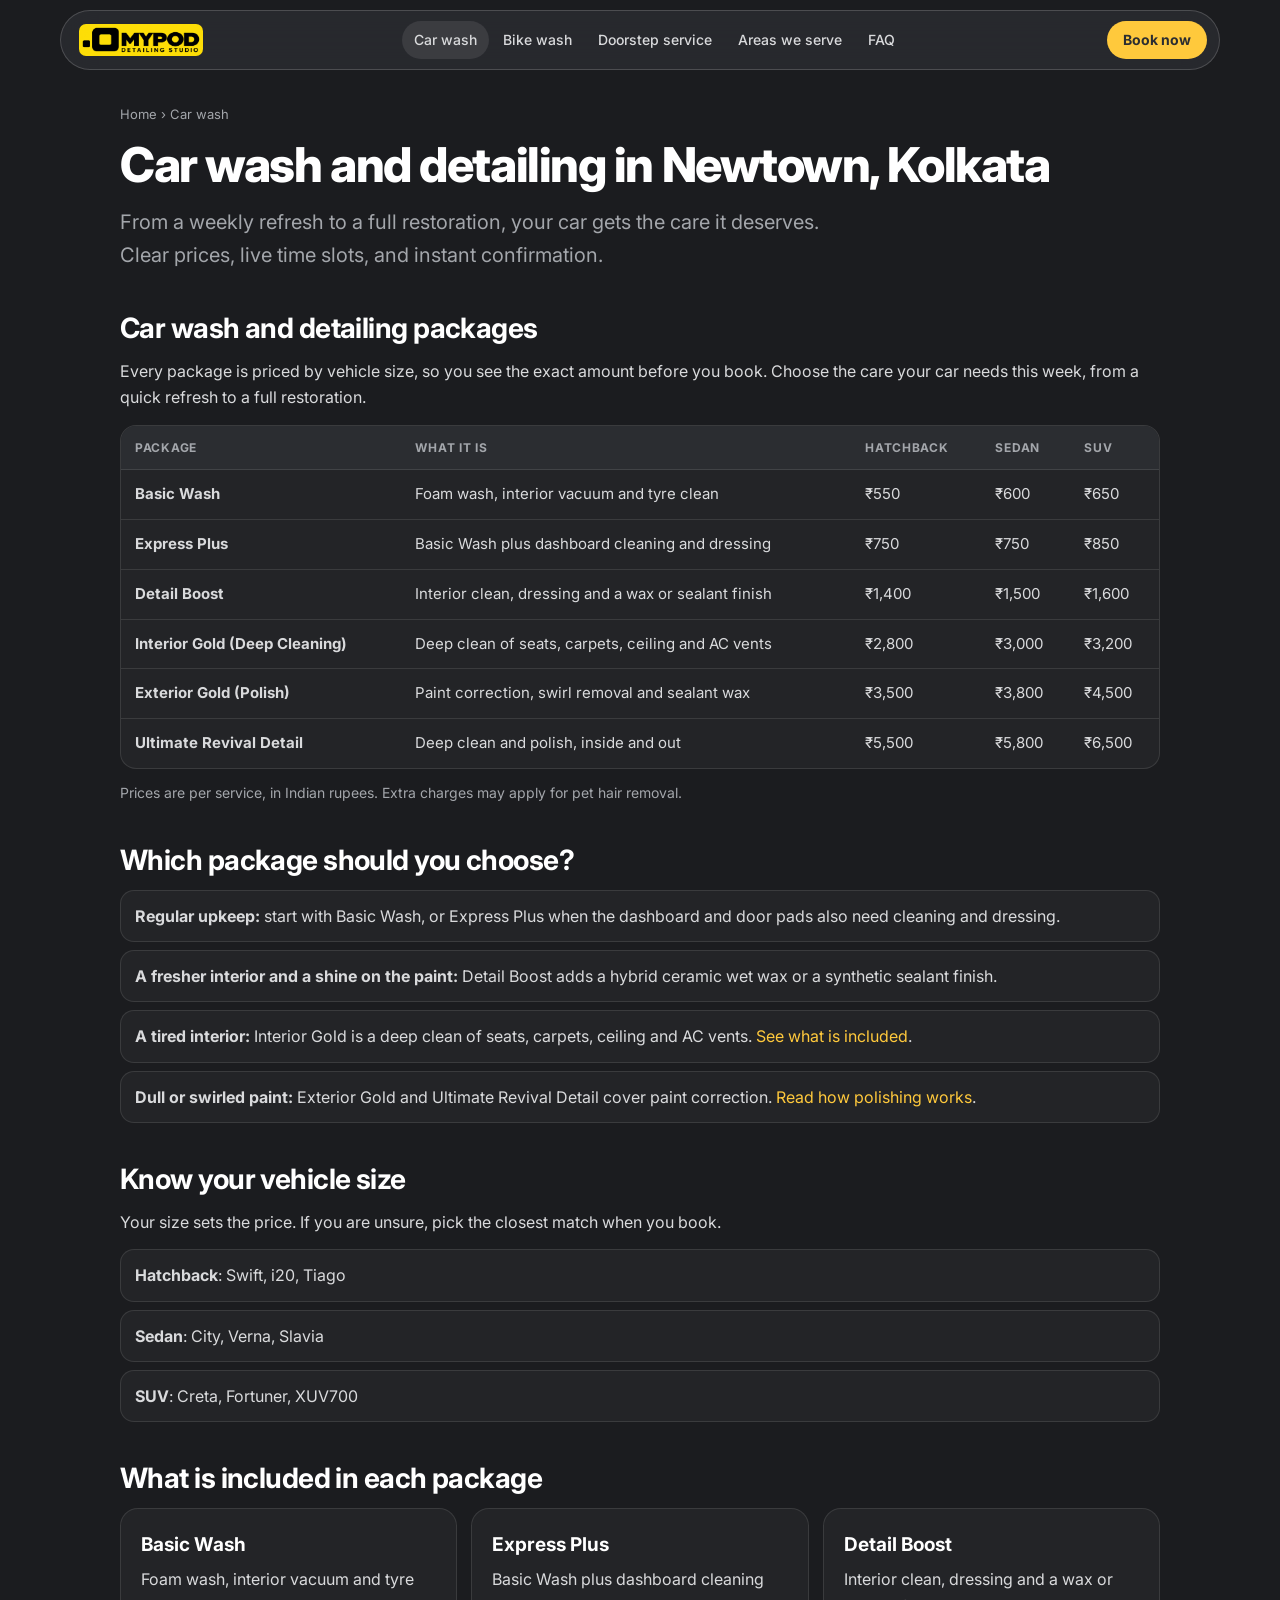
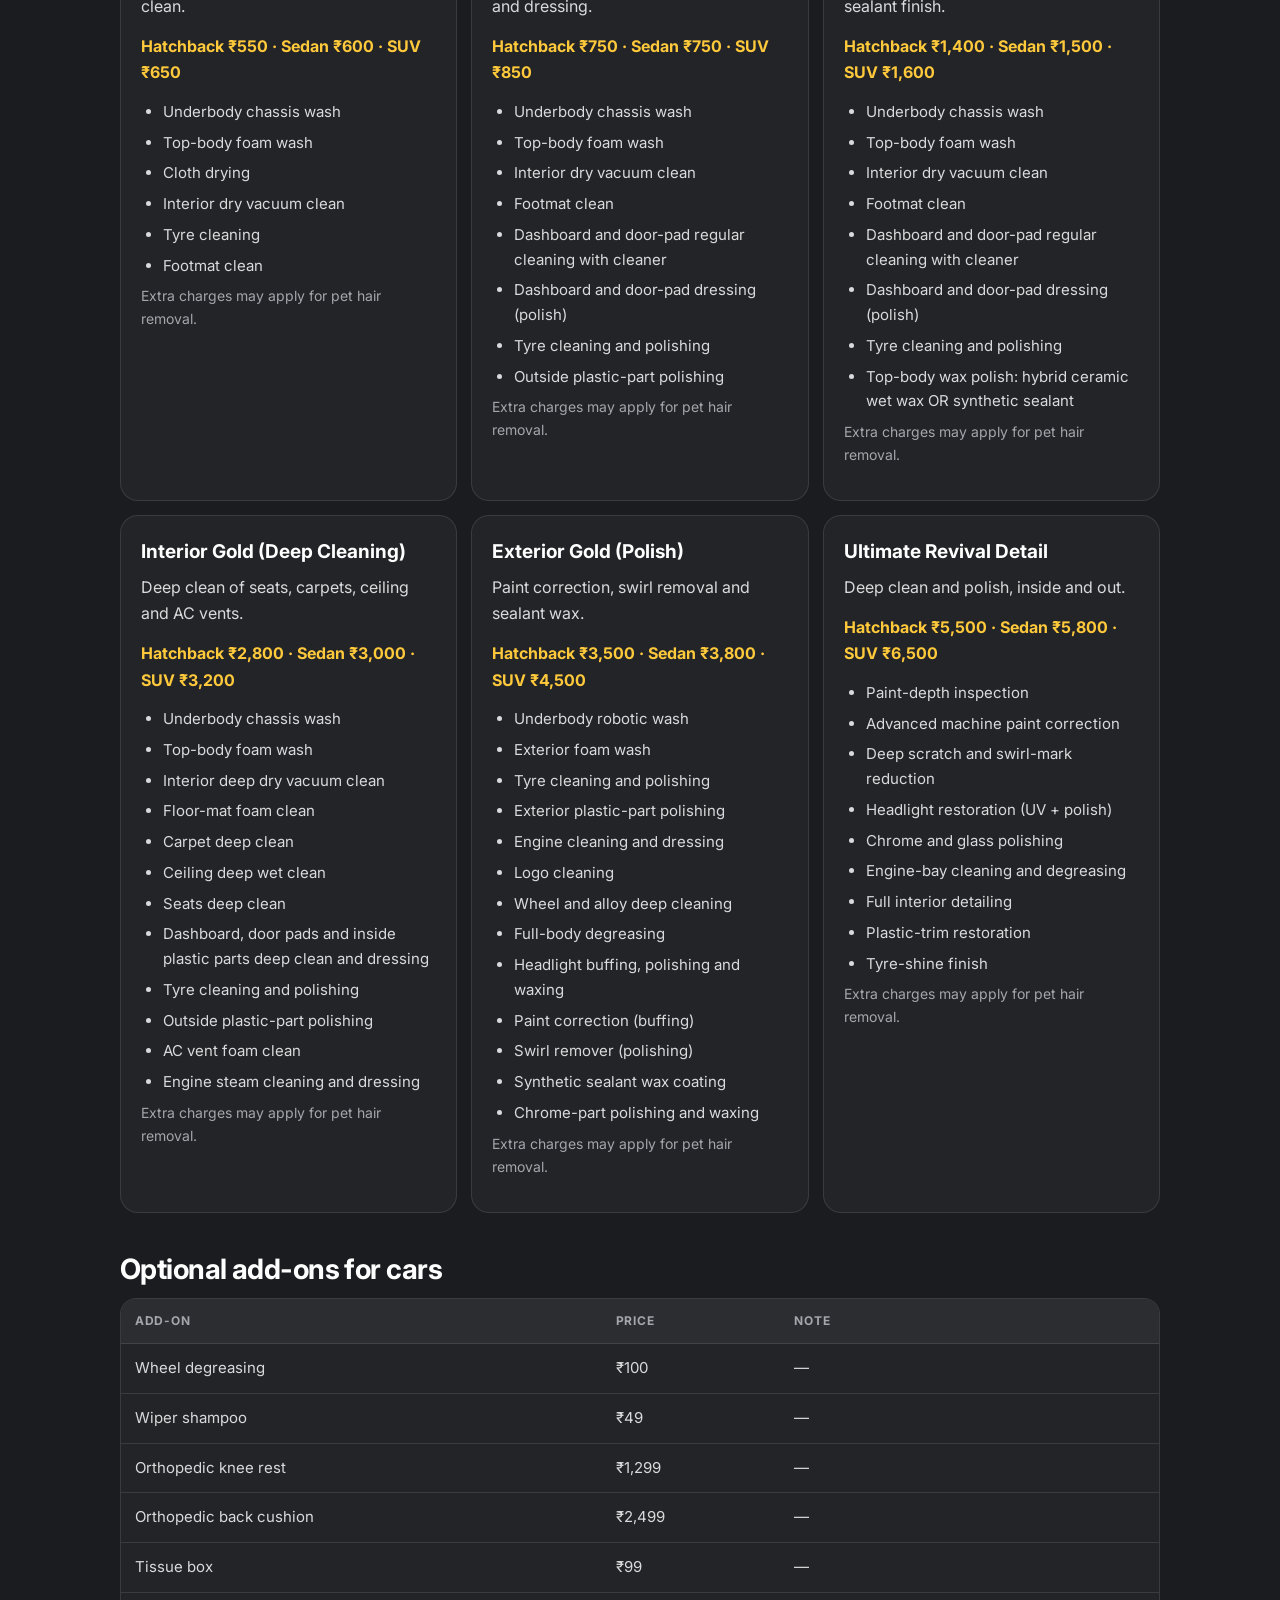
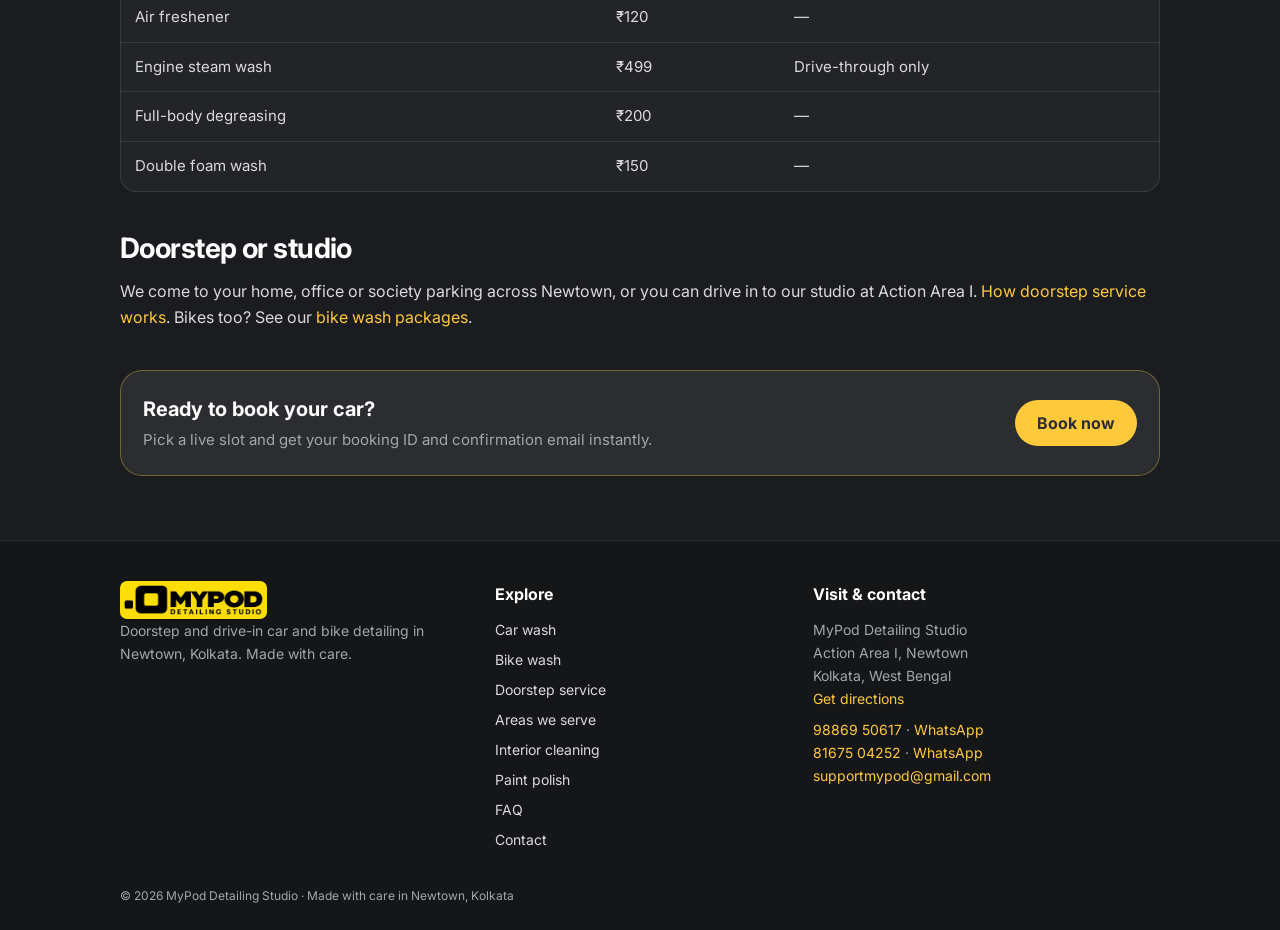
<file: car-wash-newtown-kolkata.html>
<!doctype html>
<html lang="en-IN"><head>
<meta charset="utf-8"><meta name="viewport" content="width=device-width,initial-scale=1,viewport-fit=cover">
<title>Car Wash &amp; Detailing in Newtown, Kolkata | MyPod Detailing Studio</title>
<meta name="description" content="Car wash and detailing packages in Newtown, Kolkata with clear prices by vehicle size. Doorstep or drive-in. Book a live slot online in about a minute.">
<link rel="canonical" href="https://mypodstudio.in/car-wash-newtown-kolkata.html">
<meta name="robots" content="index,follow,max-image-preview:large">
<meta name="theme-color" content="#1b1c1f"><meta name="color-scheme" content="dark">
<meta property="og:type" content="website"><meta property="og:site_name" content="MyPod Detailing Studio"><meta property="og:locale" content="en_IN">
<meta property="og:title" content="Car Wash &amp; Detailing in Newtown, Kolkata | MyPod Detailing Studio"><meta property="og:description" content="Car wash and detailing packages in Newtown, Kolkata with clear prices by vehicle size. Doorstep or drive-in. Book a live slot online in about a minute."><meta property="og:url" content="https://mypodstudio.in/car-wash-newtown-kolkata.html">
<meta property="og:image" content="https://mypodstudio.in/og-image.png"><meta name="twitter:card" content="summary_large_image">
<link rel="icon" type="image/png" sizes="32x32" href="favicon-32.png"><link rel="apple-touch-icon" href="apple-touch-icon.png">
<link rel="preconnect" href="https://fonts.googleapis.com"><link rel="preconnect" href="https://fonts.gstatic.com" crossorigin>
<link rel="stylesheet" href="https://fonts.googleapis.com/css2?family=Inter:wght@400;500;600;700;800&display=swap">
<link rel="stylesheet" href="pages.css">
<script type="application/ld+json">{"@context": "https://schema.org", "@type": "BreadcrumbList", "itemListElement": [{"@type": "ListItem", "position": 1, "name": "MyPod Detailing Studio", "item": "https://mypodstudio.in/"}, {"@type": "ListItem", "position": 2, "name": "Car wash", "item": "https://mypodstudio.in/car-wash-newtown-kolkata.html"}]}</script><script type="application/ld+json">{"@context": "https://schema.org", "@type": "Service", "name": "Car wash and detailing", "serviceType": "Car wash and detailing", "description": "Car wash and detailing packages for hatchbacks, sedans and SUVs in Newtown, Kolkata, at your doorstep or at the studio.", "url": "https://mypodstudio.in/car-wash-newtown-kolkata.html", "areaServed": {"@type": "Place", "name": "Newtown, Kolkata, West Bengal"}, "provider": {"@type": "AutoWash", "name": "MyPod Detailing Studio", "url": "https://mypodstudio.in/", "telephone": "+919886950617"}}</script>
</head><body>
<header class="top"><a class="brand" href="./" aria-label="MyPod Detailing Studio home"><img src="logo.png" width="720" height="186" alt="MyPod Detailing Studio"></a>
<nav aria-label="Main"><a href="car-wash-newtown-kolkata.html" aria-current="page">Car wash</a><a href="bike-wash-newtown-kolkata.html">Bike wash</a><a href="doorstep-car-wash-newtown-kolkata.html">Doorstep service</a><a href="areas-we-serve-newtown-kolkata.html">Areas we serve</a><a href="faq.html">FAQ</a></nav><a class="btn sm" href="./#booking">Book now</a></header>
<main><div class="wrap">
<p class="crumb"><a href="./">Home</a> &rsaquo; Car wash</p>
<h1>Car wash and detailing in Newtown, Kolkata</h1><p class="lead">From a weekly refresh to a full restoration, your car gets the care it deserves. Clear prices, live time slots, and instant confirmation.</p>

<h2>Car wash and detailing packages</h2>
<p>Every package is priced by vehicle size, so you see the exact amount before you book. Choose the care your car needs this week, from a quick refresh to a full restoration.</p>
<div class="tbl"><table><thead><tr><th>Package</th><th>What it is</th><th>Hatchback</th><th>Sedan</th><th>SUV</th></tr></thead><tbody><tr><td><b>Basic Wash</b></td><td>Foam wash, interior vacuum and tyre clean</td><td>₹550</td><td>₹600</td><td>₹650</td></tr><tr><td><b>Express Plus</b></td><td>Basic Wash plus dashboard cleaning and dressing</td><td>₹750</td><td>₹750</td><td>₹850</td></tr><tr><td><b>Detail Boost</b></td><td>Interior clean, dressing and a wax or sealant finish</td><td>₹1,400</td><td>₹1,500</td><td>₹1,600</td></tr><tr><td><b>Interior Gold (Deep Cleaning)</b></td><td>Deep clean of seats, carpets, ceiling and AC vents</td><td>₹2,800</td><td>₹3,000</td><td>₹3,200</td></tr><tr><td><b>Exterior Gold (Polish)</b></td><td>Paint correction, swirl removal and sealant wax</td><td>₹3,500</td><td>₹3,800</td><td>₹4,500</td></tr><tr><td><b>Ultimate Revival Detail</b></td><td>Deep clean and polish, inside and out</td><td>₹5,500</td><td>₹5,800</td><td>₹6,500</td></tr></tbody></table></div>
<p class="note">Prices are per service, in Indian rupees. Extra charges may apply for pet hair removal.</p>
<h2>Which package should you choose?</h2>
<ul class="plain">
<li><b>Regular upkeep:</b> start with Basic Wash, or Express Plus when the dashboard and door pads also need cleaning and dressing.</li>
<li><b>A fresher interior and a shine on the paint:</b> Detail Boost adds a hybrid ceramic wet wax or a synthetic sealant finish.</li>
<li><b>A tired interior:</b> Interior Gold is a deep clean of seats, carpets, ceiling and AC vents. <a href="car-interior-deep-cleaning-kolkata.html">See what is included</a>.</li>
<li><b>Dull or swirled paint:</b> Exterior Gold and Ultimate Revival Detail cover paint correction. <a href="car-polish-paint-correction-kolkata.html">Read how polishing works</a>.</li>
</ul>
<h2>Know your vehicle size</h2>
<p>Your size sets the price. If you are unsure, pick the closest match when you book.</p>
<ul class="plain"><li><b>Hatchback</b>: Swift, i20, Tiago</li><li><b>Sedan</b>: City, Verna, Slavia</li><li><b>SUV</b>: Creta, Fortuner, XUV700</li></ul>
<h2>What is included in each package</h2>
<div class="grid"><article class="card"><h3>Basic Wash</h3><p>Foam wash, interior vacuum and tyre clean.</p><p class="price">Hatchback ₹550 &middot; Sedan ₹600 &middot; SUV ₹650</p><ul><li>Underbody chassis wash</li><li>Top-body foam wash</li><li>Cloth drying</li><li>Interior dry vacuum clean</li><li>Tyre cleaning</li><li>Footmat clean</li></ul><p class="note">Extra charges may apply for pet hair removal.</p></article><article class="card"><h3>Express Plus</h3><p>Basic Wash plus dashboard cleaning and dressing.</p><p class="price">Hatchback ₹750 &middot; Sedan ₹750 &middot; SUV ₹850</p><ul><li>Underbody chassis wash</li><li>Top-body foam wash</li><li>Interior dry vacuum clean</li><li>Footmat clean</li><li>Dashboard and door-pad regular cleaning with cleaner</li><li>Dashboard and door-pad dressing (polish)</li><li>Tyre cleaning and polishing</li><li>Outside plastic-part polishing</li></ul><p class="note">Extra charges may apply for pet hair removal.</p></article><article class="card"><h3>Detail Boost</h3><p>Interior clean, dressing and a wax or sealant finish.</p><p class="price">Hatchback ₹1,400 &middot; Sedan ₹1,500 &middot; SUV ₹1,600</p><ul><li>Underbody chassis wash</li><li>Top-body foam wash</li><li>Interior dry vacuum clean</li><li>Footmat clean</li><li>Dashboard and door-pad regular cleaning with cleaner</li><li>Dashboard and door-pad dressing (polish)</li><li>Tyre cleaning and polishing</li><li>Top-body wax polish: hybrid ceramic wet wax OR synthetic sealant</li></ul><p class="note">Extra charges may apply for pet hair removal.</p></article><article class="card"><h3>Interior Gold (Deep Cleaning)</h3><p>Deep clean of seats, carpets, ceiling and AC vents.</p><p class="price">Hatchback ₹2,800 &middot; Sedan ₹3,000 &middot; SUV ₹3,200</p><ul><li>Underbody chassis wash</li><li>Top-body foam wash</li><li>Interior deep dry vacuum clean</li><li>Floor-mat foam clean</li><li>Carpet deep clean</li><li>Ceiling deep wet clean</li><li>Seats deep clean</li><li>Dashboard, door pads and inside plastic parts deep clean and dressing</li><li>Tyre cleaning and polishing</li><li>Outside plastic-part polishing</li><li>AC vent foam clean</li><li>Engine steam cleaning and dressing</li></ul><p class="note">Extra charges may apply for pet hair removal.</p></article><article class="card"><h3>Exterior Gold (Polish)</h3><p>Paint correction, swirl removal and sealant wax.</p><p class="price">Hatchback ₹3,500 &middot; Sedan ₹3,800 &middot; SUV ₹4,500</p><ul><li>Underbody robotic wash</li><li>Exterior foam wash</li><li>Tyre cleaning and polishing</li><li>Exterior plastic-part polishing</li><li>Engine cleaning and dressing</li><li>Logo cleaning</li><li>Wheel and alloy deep cleaning</li><li>Full-body degreasing</li><li>Headlight buffing, polishing and waxing</li><li>Paint correction (buffing)</li><li>Swirl remover (polishing)</li><li>Synthetic sealant wax coating</li><li>Chrome-part polishing and waxing</li></ul><p class="note">Extra charges may apply for pet hair removal.</p></article><article class="card"><h3>Ultimate Revival Detail</h3><p>Deep clean and polish, inside and out.</p><p class="price">Hatchback ₹5,500 &middot; Sedan ₹5,800 &middot; SUV ₹6,500</p><ul><li>Paint-depth inspection</li><li>Advanced machine paint correction</li><li>Deep scratch and swirl-mark reduction</li><li>Headlight restoration (UV + polish)</li><li>Chrome and glass polishing</li><li>Engine-bay cleaning and degreasing</li><li>Full interior detailing</li><li>Plastic-trim restoration</li><li>Tyre-shine finish</li></ul><p class="note">Extra charges may apply for pet hair removal.</p></article></div>
<h2>Optional add-ons for cars</h2>
<div class="tbl"><table><thead><tr><th>Add-on</th><th>Price</th><th>Note</th></tr></thead><tbody><tr><td>Wheel degreasing</td><td>₹100</td><td>&mdash;</td></tr><tr><td>Wiper shampoo</td><td>₹49</td><td>&mdash;</td></tr><tr><td>Orthopedic knee rest</td><td>₹1,299</td><td>&mdash;</td></tr><tr><td>Orthopedic back cushion</td><td>₹2,499</td><td>&mdash;</td></tr><tr><td>Tissue box</td><td>₹99</td><td>&mdash;</td></tr><tr><td>Air freshener</td><td>₹120</td><td>&mdash;</td></tr><tr><td>Engine steam wash</td><td>₹499</td><td>Drive-through only</td></tr><tr><td>Full-body degreasing</td><td>₹200</td><td>&mdash;</td></tr><tr><td>Double foam wash</td><td>₹150</td><td>&mdash;</td></tr></tbody></table></div>
<h2>Doorstep or studio</h2>
<p>We come to your home, office or society parking across Newtown, or you can drive in to our studio at Action Area I. <a href="doorstep-car-wash-newtown-kolkata.html">How doorstep service works</a>. Bikes too? See our <a href="bike-wash-newtown-kolkata.html">bike wash packages</a>.</p>
<div class="cta"><div><b>Ready to book your car?</b><span>Pick a live slot and get your booking ID and confirmation email instantly.</span></div><a class="btn" href="./#booking">Book now</a></div>

</div></main>
<footer><div class="wrap"><div class="fgrid">
<div><a class="brand" href="./"><img src="logo.png" width="720" height="186" alt="MyPod Detailing Studio"></a>
<p>Doorstep and drive-in car and bike detailing in Newtown, Kolkata. Made with care.</p></div>
<div><b>Explore</b><nav aria-label="Footer"><a href="car-wash-newtown-kolkata.html">Car wash</a><a href="bike-wash-newtown-kolkata.html">Bike wash</a><a href="doorstep-car-wash-newtown-kolkata.html">Doorstep service</a><a href="areas-we-serve-newtown-kolkata.html">Areas we serve</a><a href="car-interior-deep-cleaning-kolkata.html">Interior cleaning</a><a href="car-polish-paint-correction-kolkata.html">Paint polish</a><a href="faq.html">FAQ</a><a href="contact.html">Contact</a></nav></div>
<div><b>Visit &amp; contact</b><address>MyPod Detailing Studio<br>Action Area I, Newtown<br>Kolkata, West Bengal<br><a href="https://maps.app.goo.gl/vMwQJ2rdmXrjrmKKA" target="_blank" rel="noopener">Get directions</a></address>
<p><a href="tel:+919886950617">98869 50617</a> &middot; <a href="https://wa.me/919886950617">WhatsApp</a><br><a href="tel:+918167504252">81675 04252</a> &middot; <a href="https://wa.me/918167504252">WhatsApp</a><br><a href="mailto:supportmypod@gmail.com">supportmypod@gmail.com</a></p></div>
</div><p class="fine">&copy; 2026 MyPod Detailing Studio &middot; Made with care in Newtown, Kolkata</p></div></footer>
</body></html>
</file>
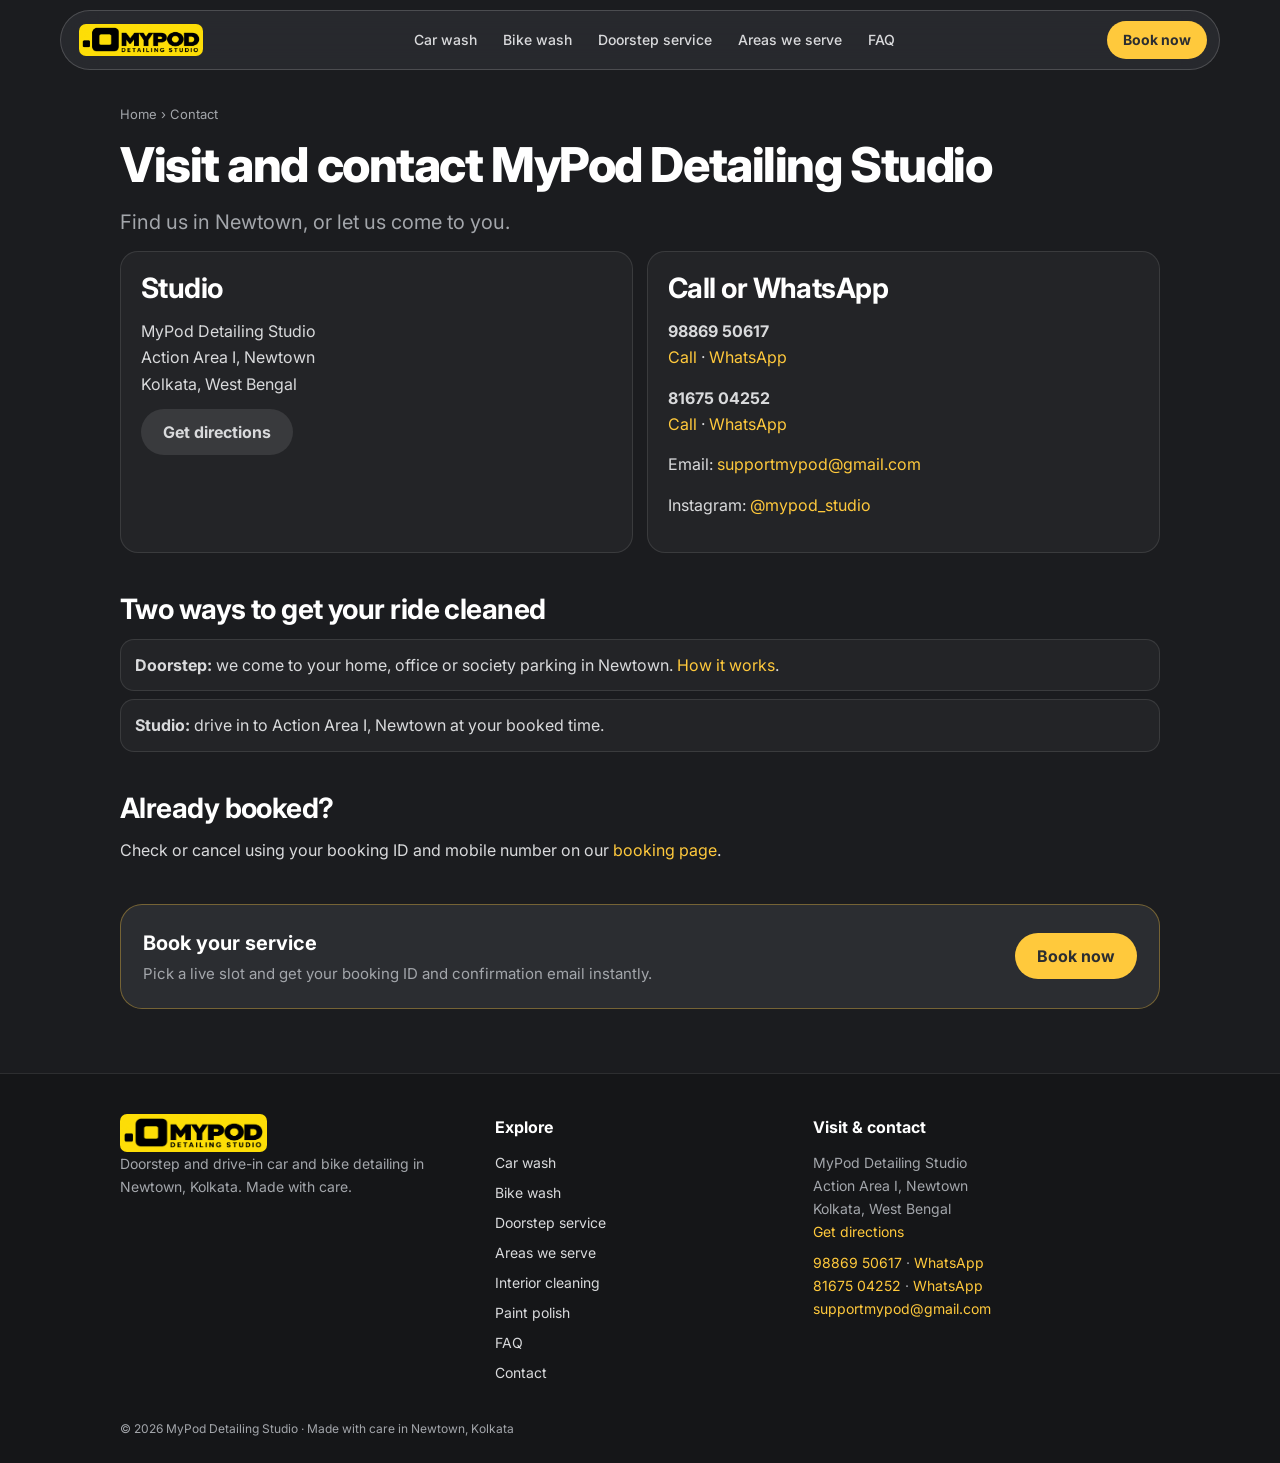
<file: contact.html>
<!doctype html>
<html lang="en-IN"><head>
<meta charset="utf-8"><meta name="viewport" content="width=device-width,initial-scale=1,viewport-fit=cover">
<title>Contact &amp; Location | MyPod Detailing Studio, Newtown Kolkata</title>
<meta name="description" content="Find MyPod Detailing Studio at Action Area I, Newtown, Kolkata. Call or WhatsApp us, get directions, or book a doorstep wash online.">
<link rel="canonical" href="https://mypodstudio.in/contact.html">
<meta name="robots" content="index,follow,max-image-preview:large">
<meta name="theme-color" content="#1b1c1f"><meta name="color-scheme" content="dark">
<meta property="og:type" content="website"><meta property="og:site_name" content="MyPod Detailing Studio"><meta property="og:locale" content="en_IN">
<meta property="og:title" content="Contact &amp; Location | MyPod Detailing Studio, Newtown Kolkata"><meta property="og:description" content="Find MyPod Detailing Studio at Action Area I, Newtown, Kolkata. Call or WhatsApp us, get directions, or book a doorstep wash online."><meta property="og:url" content="https://mypodstudio.in/contact.html">
<meta property="og:image" content="https://mypodstudio.in/og-image.png"><meta name="twitter:card" content="summary_large_image">
<link rel="icon" type="image/png" sizes="32x32" href="favicon-32.png"><link rel="apple-touch-icon" href="apple-touch-icon.png">
<link rel="preconnect" href="https://fonts.googleapis.com"><link rel="preconnect" href="https://fonts.gstatic.com" crossorigin>
<link rel="stylesheet" href="https://fonts.googleapis.com/css2?family=Inter:wght@400;500;600;700;800&display=swap">
<link rel="stylesheet" href="pages.css">
<script type="application/ld+json">{"@context": "https://schema.org", "@type": "BreadcrumbList", "itemListElement": [{"@type": "ListItem", "position": 1, "name": "MyPod Detailing Studio", "item": "https://mypodstudio.in/"}, {"@type": "ListItem", "position": 2, "name": "Contact", "item": "https://mypodstudio.in/contact.html"}]}</script>
</head><body>
<header class="top"><a class="brand" href="./" aria-label="MyPod Detailing Studio home"><img src="logo.png" width="720" height="186" alt="MyPod Detailing Studio"></a>
<nav aria-label="Main"><a href="car-wash-newtown-kolkata.html">Car wash</a><a href="bike-wash-newtown-kolkata.html">Bike wash</a><a href="doorstep-car-wash-newtown-kolkata.html">Doorstep service</a><a href="areas-we-serve-newtown-kolkata.html">Areas we serve</a><a href="faq.html">FAQ</a></nav><a class="btn sm" href="./#booking">Book now</a></header>
<main><div class="wrap">
<p class="crumb"><a href="./">Home</a> &rsaquo; Contact</p>
<h1>Visit and contact MyPod Detailing Studio</h1><p class="lead">Find us in Newtown, or let us come to you.</p>

<div class="grid2">
<article class="card"><h2>Studio</h2><address>MyPod Detailing Studio<br>Action Area I, Newtown<br>Kolkata, West Bengal</address><p><a class="btn alt" href="https://maps.app.goo.gl/vMwQJ2rdmXrjrmKKA" target="_blank" rel="noopener">Get directions</a></p></article>
<article class="card"><h2>Call or WhatsApp</h2>
<p><b>98869 50617</b><br><a href="tel:+919886950617">Call</a> &middot; <a href="https://wa.me/919886950617">WhatsApp</a></p>
<p><b>81675 04252</b><br><a href="tel:+918167504252">Call</a> &middot; <a href="https://wa.me/918167504252">WhatsApp</a></p>
<p>Email: <a href="mailto:supportmypod@gmail.com">supportmypod@gmail.com</a></p>
<p>Instagram: <a href="https://www.instagram.com/mypod_studio/" target="_blank" rel="noopener">@mypod_studio</a></p></article>
</div>
<h2>Two ways to get your ride cleaned</h2>
<ul class="plain"><li><b>Doorstep:</b> we come to your home, office or society parking in Newtown. <a href="doorstep-car-wash-newtown-kolkata.html">How it works</a>.</li>
<li><b>Studio:</b> drive in to Action Area I, Newtown at your booked time.</li></ul>
<h2>Already booked?</h2>
<p>Check or cancel using your booking ID and mobile number on our <a href="./#manage">booking page</a>.</p>
<div class="cta"><div><b>Book your service</b><span>Pick a live slot and get your booking ID and confirmation email instantly.</span></div><a class="btn" href="./#booking">Book now</a></div>

</div></main>
<footer><div class="wrap"><div class="fgrid">
<div><a class="brand" href="./"><img src="logo.png" width="720" height="186" alt="MyPod Detailing Studio"></a>
<p>Doorstep and drive-in car and bike detailing in Newtown, Kolkata. Made with care.</p></div>
<div><b>Explore</b><nav aria-label="Footer"><a href="car-wash-newtown-kolkata.html">Car wash</a><a href="bike-wash-newtown-kolkata.html">Bike wash</a><a href="doorstep-car-wash-newtown-kolkata.html">Doorstep service</a><a href="areas-we-serve-newtown-kolkata.html">Areas we serve</a><a href="car-interior-deep-cleaning-kolkata.html">Interior cleaning</a><a href="car-polish-paint-correction-kolkata.html">Paint polish</a><a href="faq.html">FAQ</a><a href="contact.html">Contact</a></nav></div>
<div><b>Visit &amp; contact</b><address>MyPod Detailing Studio<br>Action Area I, Newtown<br>Kolkata, West Bengal<br><a href="https://maps.app.goo.gl/vMwQJ2rdmXrjrmKKA" target="_blank" rel="noopener">Get directions</a></address>
<p><a href="tel:+919886950617">98869 50617</a> &middot; <a href="https://wa.me/919886950617">WhatsApp</a><br><a href="tel:+918167504252">81675 04252</a> &middot; <a href="https://wa.me/918167504252">WhatsApp</a><br><a href="mailto:supportmypod@gmail.com">supportmypod@gmail.com</a></p></div>
</div><p class="fine">&copy; 2026 MyPod Detailing Studio &middot; Made with care in Newtown, Kolkata</p></div></footer>
</body></html>
</file>
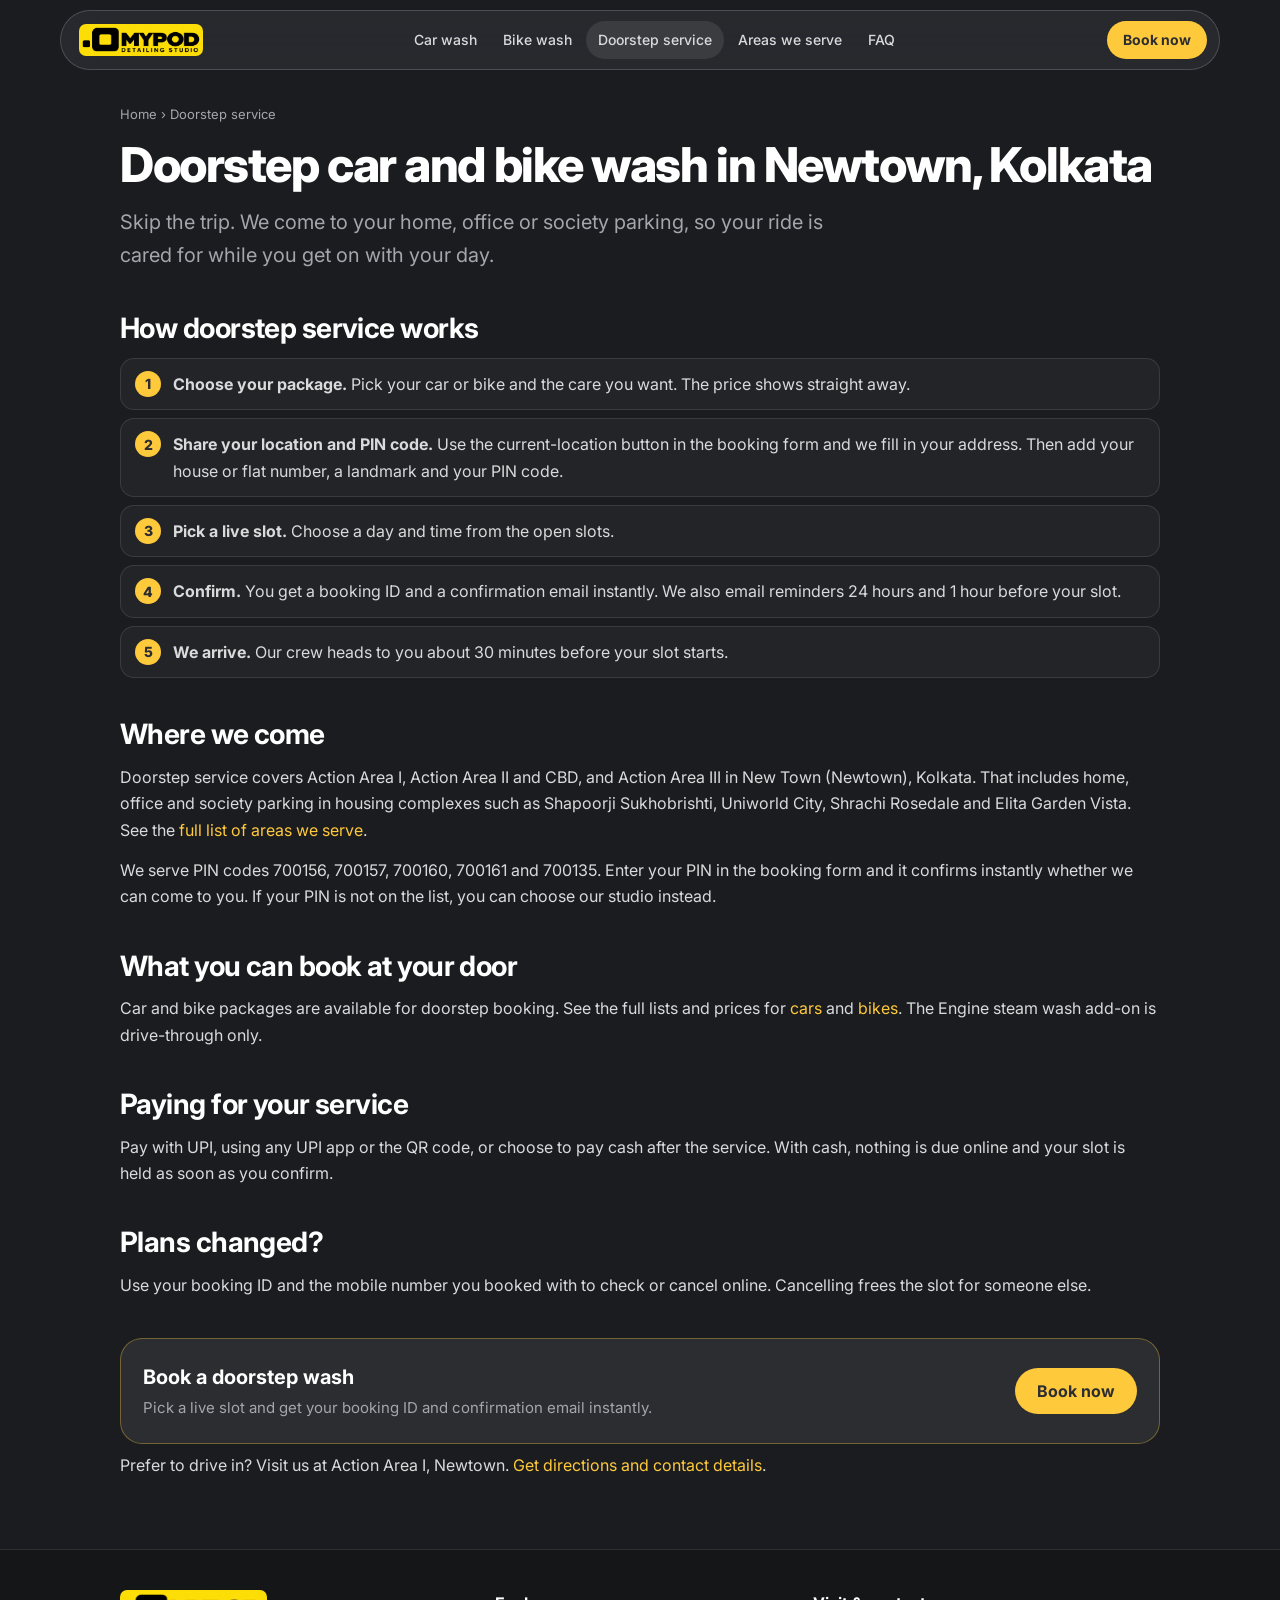
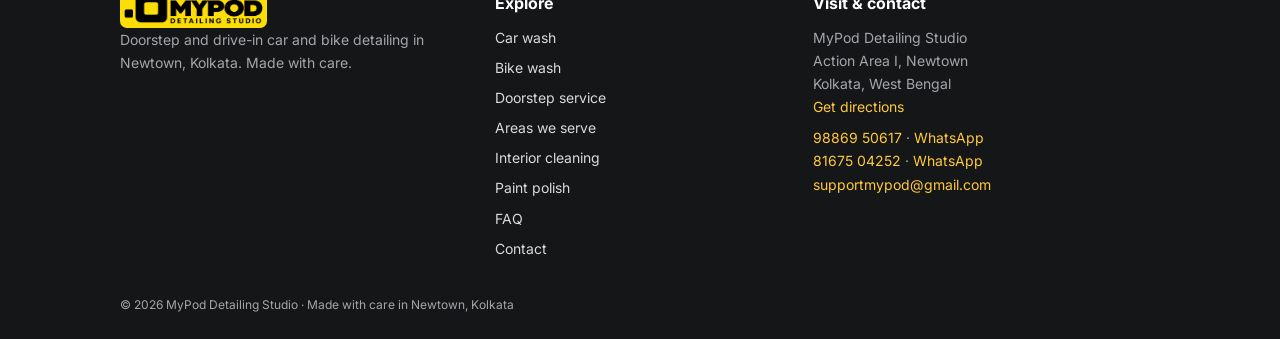
<file: doorstep-car-wash-newtown-kolkata.html>
<!doctype html>
<html lang="en-IN"><head>
<meta charset="utf-8"><meta name="viewport" content="width=device-width,initial-scale=1,viewport-fit=cover">
<title>Doorstep Car &amp; Bike Wash in Newtown, Kolkata | MyPod</title>
<meta name="description" content="We come to your home, office or society parking in Newtown, Kolkata. Doorstep car and bike wash with live slots, UPI or cash, and instant confirmation.">
<link rel="canonical" href="https://mypodstudio.in/doorstep-car-wash-newtown-kolkata.html">
<meta name="robots" content="index,follow,max-image-preview:large">
<meta name="theme-color" content="#1b1c1f"><meta name="color-scheme" content="dark">
<meta property="og:type" content="website"><meta property="og:site_name" content="MyPod Detailing Studio"><meta property="og:locale" content="en_IN">
<meta property="og:title" content="Doorstep Car &amp; Bike Wash in Newtown, Kolkata | MyPod"><meta property="og:description" content="We come to your home, office or society parking in Newtown, Kolkata. Doorstep car and bike wash with live slots, UPI or cash, and instant confirmation."><meta property="og:url" content="https://mypodstudio.in/doorstep-car-wash-newtown-kolkata.html">
<meta property="og:image" content="https://mypodstudio.in/og-image.png"><meta name="twitter:card" content="summary_large_image">
<link rel="icon" type="image/png" sizes="32x32" href="favicon-32.png"><link rel="apple-touch-icon" href="apple-touch-icon.png">
<link rel="preconnect" href="https://fonts.googleapis.com"><link rel="preconnect" href="https://fonts.gstatic.com" crossorigin>
<link rel="stylesheet" href="https://fonts.googleapis.com/css2?family=Inter:wght@400;500;600;700;800&display=swap">
<link rel="stylesheet" href="pages.css">
<script type="application/ld+json">{"@context": "https://schema.org", "@type": "BreadcrumbList", "itemListElement": [{"@type": "ListItem", "position": 1, "name": "MyPod Detailing Studio", "item": "https://mypodstudio.in/"}, {"@type": "ListItem", "position": 2, "name": "Doorstep service", "item": "https://mypodstudio.in/doorstep-car-wash-newtown-kolkata.html"}]}</script><script type="application/ld+json">{"@context": "https://schema.org", "@type": "Service", "name": "Doorstep car and bike wash", "serviceType": "Mobile car and bike wash", "description": "Doorstep car and bike wash and detailing at home, office or society parking in Action Area I, II and III, New Town, Kolkata.", "url": "https://mypodstudio.in/doorstep-car-wash-newtown-kolkata.html", "areaServed": {"@type": "Place", "name": "Newtown, Kolkata, West Bengal"}, "provider": {"@type": "AutoWash", "name": "MyPod Detailing Studio", "url": "https://mypodstudio.in/", "telephone": "+919886950617"}}</script>
</head><body>
<header class="top"><a class="brand" href="./" aria-label="MyPod Detailing Studio home"><img src="logo.png" width="720" height="186" alt="MyPod Detailing Studio"></a>
<nav aria-label="Main"><a href="car-wash-newtown-kolkata.html">Car wash</a><a href="bike-wash-newtown-kolkata.html">Bike wash</a><a href="doorstep-car-wash-newtown-kolkata.html" aria-current="page">Doorstep service</a><a href="areas-we-serve-newtown-kolkata.html">Areas we serve</a><a href="faq.html">FAQ</a></nav><a class="btn sm" href="./#booking">Book now</a></header>
<main><div class="wrap">
<p class="crumb"><a href="./">Home</a> &rsaquo; Doorstep service</p>
<h1>Doorstep car and bike wash in Newtown, Kolkata</h1><p class="lead">Skip the trip. We come to your home, office or society parking, so your ride is cared for while you get on with your day.</p>

<h2>How doorstep service works</h2>
<ol class="steps">
<li><b>Choose your package.</b> Pick your car or bike and the care you want. The price shows straight away.</li>
<li><b>Share your location and PIN code.</b> Use the current-location button in the booking form and we fill in your address. Then add your house or flat number, a landmark and your PIN code.</li>
<li><b>Pick a live slot.</b> Choose a day and time from the open slots.</li>
<li><b>Confirm.</b> You get a booking ID and a confirmation email instantly. We also email reminders 24 hours and 1 hour before your slot.</li>
<li><b>We arrive.</b> Our crew heads to you about 30 minutes before your slot starts.</li>
</ol>
<h2>Where we come</h2>
<p>Doorstep service covers Action Area I, Action Area II and CBD, and Action Area III in New Town (Newtown), Kolkata. That includes home, office and society parking in housing complexes such as Shapoorji Sukhobrishti, Uniworld City, Shrachi Rosedale and Elita Garden Vista. See the <a href="areas-we-serve-newtown-kolkata.html">full list of areas we serve</a>.</p>
<p>We serve PIN codes 700156, 700157, 700160, 700161 and 700135. Enter your PIN in the booking form and it confirms instantly whether we can come to you. If your PIN is not on the list, you can choose our studio instead.</p>
<h2>What you can book at your door</h2>
<p>Car and bike packages are available for doorstep booking. See the full lists and prices for <a href="car-wash-newtown-kolkata.html">cars</a> and <a href="bike-wash-newtown-kolkata.html">bikes</a>. The Engine steam wash add-on is drive-through only.</p>
<h2>Paying for your service</h2>
<p>Pay with UPI, using any UPI app or the QR code, or choose to pay cash after the service. With cash, nothing is due online and your slot is held as soon as you confirm.</p>
<h2>Plans changed?</h2>
<p>Use your booking ID and the mobile number you booked with to check or cancel online. Cancelling frees the slot for someone else.</p>
<div class="cta"><div><b>Book a doorstep wash</b><span>Pick a live slot and get your booking ID and confirmation email instantly.</span></div><a class="btn" href="./#booking">Book now</a></div>
<p>Prefer to drive in? Visit us at Action Area I, Newtown. <a href="contact.html">Get directions and contact details</a>.</p>

</div></main>
<footer><div class="wrap"><div class="fgrid">
<div><a class="brand" href="./"><img src="logo.png" width="720" height="186" alt="MyPod Detailing Studio"></a>
<p>Doorstep and drive-in car and bike detailing in Newtown, Kolkata. Made with care.</p></div>
<div><b>Explore</b><nav aria-label="Footer"><a href="car-wash-newtown-kolkata.html">Car wash</a><a href="bike-wash-newtown-kolkata.html">Bike wash</a><a href="doorstep-car-wash-newtown-kolkata.html">Doorstep service</a><a href="areas-we-serve-newtown-kolkata.html">Areas we serve</a><a href="car-interior-deep-cleaning-kolkata.html">Interior cleaning</a><a href="car-polish-paint-correction-kolkata.html">Paint polish</a><a href="faq.html">FAQ</a><a href="contact.html">Contact</a></nav></div>
<div><b>Visit &amp; contact</b><address>MyPod Detailing Studio<br>Action Area I, Newtown<br>Kolkata, West Bengal<br><a href="https://maps.app.goo.gl/vMwQJ2rdmXrjrmKKA" target="_blank" rel="noopener">Get directions</a></address>
<p><a href="tel:+919886950617">98869 50617</a> &middot; <a href="https://wa.me/919886950617">WhatsApp</a><br><a href="tel:+918167504252">81675 04252</a> &middot; <a href="https://wa.me/918167504252">WhatsApp</a><br><a href="mailto:supportmypod@gmail.com">supportmypod@gmail.com</a></p></div>
</div><p class="fine">&copy; 2026 MyPod Detailing Studio &middot; Made with care in Newtown, Kolkata</p></div></footer>
</body></html>
</file>
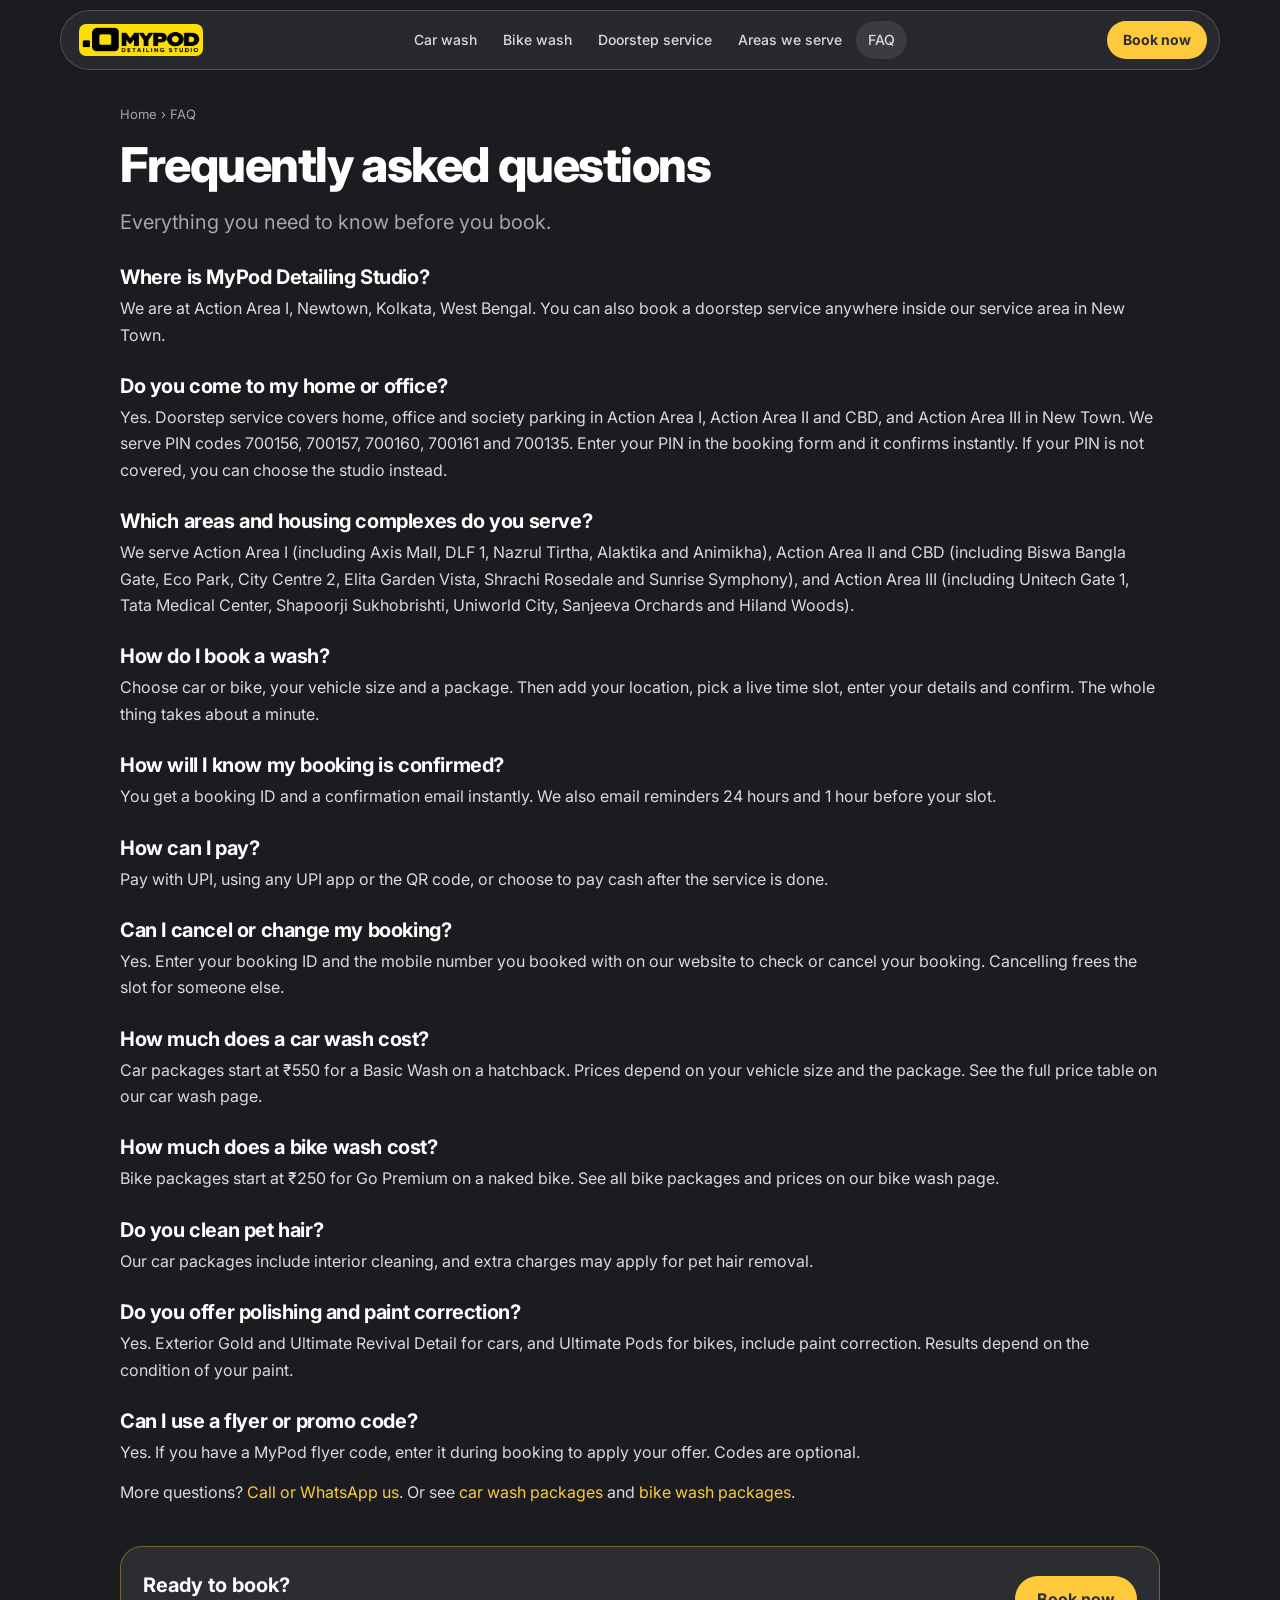
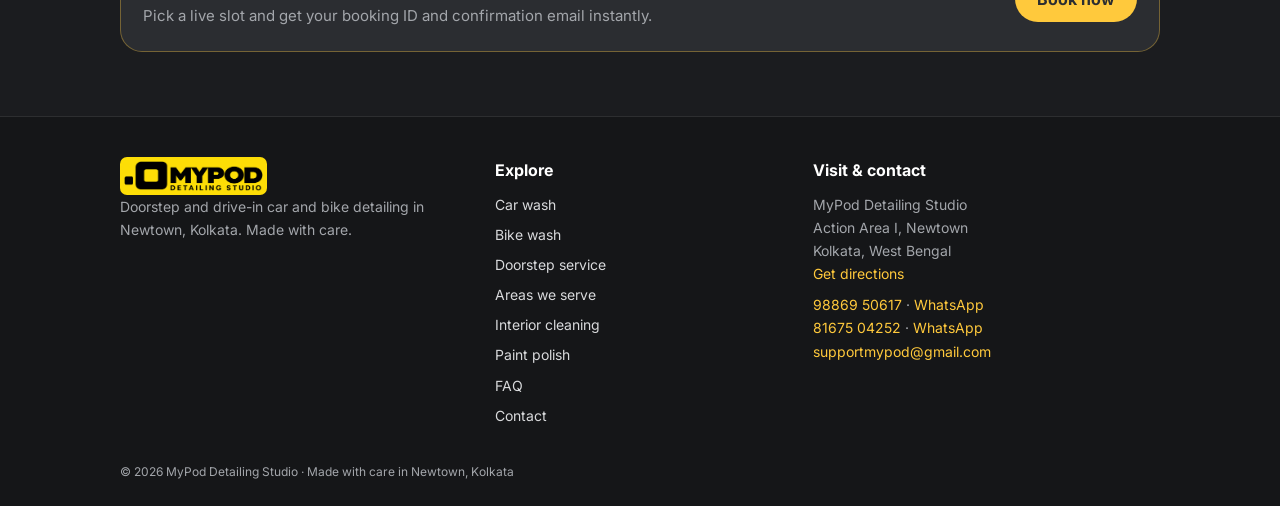
<file: faq.html>
<!doctype html>
<html lang="en-IN"><head>
<meta charset="utf-8"><meta name="viewport" content="width=device-width,initial-scale=1,viewport-fit=cover">
<title>FAQ: Car &amp; Bike Wash in Newtown, Kolkata | MyPod</title>
<meta name="description" content="Answers about booking, doorstep service, payment, cancellation and prices at MyPod Detailing Studio in Newtown, Kolkata.">
<link rel="canonical" href="https://mypodstudio.in/faq.html">
<meta name="robots" content="index,follow,max-image-preview:large">
<meta name="theme-color" content="#1b1c1f"><meta name="color-scheme" content="dark">
<meta property="og:type" content="website"><meta property="og:site_name" content="MyPod Detailing Studio"><meta property="og:locale" content="en_IN">
<meta property="og:title" content="FAQ: Car &amp; Bike Wash in Newtown, Kolkata | MyPod"><meta property="og:description" content="Answers about booking, doorstep service, payment, cancellation and prices at MyPod Detailing Studio in Newtown, Kolkata."><meta property="og:url" content="https://mypodstudio.in/faq.html">
<meta property="og:image" content="https://mypodstudio.in/og-image.png"><meta name="twitter:card" content="summary_large_image">
<link rel="icon" type="image/png" sizes="32x32" href="favicon-32.png"><link rel="apple-touch-icon" href="apple-touch-icon.png">
<link rel="preconnect" href="https://fonts.googleapis.com"><link rel="preconnect" href="https://fonts.gstatic.com" crossorigin>
<link rel="stylesheet" href="https://fonts.googleapis.com/css2?family=Inter:wght@400;500;600;700;800&display=swap">
<link rel="stylesheet" href="pages.css">
<script type="application/ld+json">{"@context": "https://schema.org", "@type": "BreadcrumbList", "itemListElement": [{"@type": "ListItem", "position": 1, "name": "MyPod Detailing Studio", "item": "https://mypodstudio.in/"}, {"@type": "ListItem", "position": 2, "name": "FAQ", "item": "https://mypodstudio.in/faq.html"}]}</script><script type="application/ld+json">{"@context": "https://schema.org", "@type": "FAQPage", "mainEntity": [{"@type": "Question", "name": "Where is MyPod Detailing Studio?", "acceptedAnswer": {"@type": "Answer", "text": "We are at Action Area I, Newtown, Kolkata, West Bengal. You can also book a doorstep service anywhere inside our service area in New Town."}}, {"@type": "Question", "name": "Do you come to my home or office?", "acceptedAnswer": {"@type": "Answer", "text": "Yes. Doorstep service covers home, office and society parking in Action Area I, Action Area II and CBD, and Action Area III in New Town. We serve PIN codes 700156, 700157, 700160, 700161 and 700135. Enter your PIN in the booking form and it confirms instantly. If your PIN is not covered, you can choose the studio instead."}}, {"@type": "Question", "name": "Which areas and housing complexes do you serve?", "acceptedAnswer": {"@type": "Answer", "text": "We serve Action Area I (including Axis Mall, DLF 1, Nazrul Tirtha, Alaktika and Animikha), Action Area II and CBD (including Biswa Bangla Gate, Eco Park, City Centre 2, Elita Garden Vista, Shrachi Rosedale and Sunrise Symphony), and Action Area III (including Unitech Gate 1, Tata Medical Center, Shapoorji Sukhobrishti, Uniworld City, Sanjeeva Orchards and Hiland Woods)."}}, {"@type": "Question", "name": "How do I book a wash?", "acceptedAnswer": {"@type": "Answer", "text": "Choose car or bike, your vehicle size and a package. Then add your location, pick a live time slot, enter your details and confirm. The whole thing takes about a minute."}}, {"@type": "Question", "name": "How will I know my booking is confirmed?", "acceptedAnswer": {"@type": "Answer", "text": "You get a booking ID and a confirmation email instantly. We also email reminders 24 hours and 1 hour before your slot."}}, {"@type": "Question", "name": "How can I pay?", "acceptedAnswer": {"@type": "Answer", "text": "Pay with UPI, using any UPI app or the QR code, or choose to pay cash after the service is done."}}, {"@type": "Question", "name": "Can I cancel or change my booking?", "acceptedAnswer": {"@type": "Answer", "text": "Yes. Enter your booking ID and the mobile number you booked with on our website to check or cancel your booking. Cancelling frees the slot for someone else."}}, {"@type": "Question", "name": "How much does a car wash cost?", "acceptedAnswer": {"@type": "Answer", "text": "Car packages start at ₹550 for a Basic Wash on a hatchback. Prices depend on your vehicle size and the package. See the full price table on our car wash page."}}, {"@type": "Question", "name": "How much does a bike wash cost?", "acceptedAnswer": {"@type": "Answer", "text": "Bike packages start at ₹250 for Go Premium on a naked bike. See all bike packages and prices on our bike wash page."}}, {"@type": "Question", "name": "Do you clean pet hair?", "acceptedAnswer": {"@type": "Answer", "text": "Our car packages include interior cleaning, and extra charges may apply for pet hair removal."}}, {"@type": "Question", "name": "Do you offer polishing and paint correction?", "acceptedAnswer": {"@type": "Answer", "text": "Yes. Exterior Gold and Ultimate Revival Detail for cars, and Ultimate Pods for bikes, include paint correction. Results depend on the condition of your paint."}}, {"@type": "Question", "name": "Can I use a flyer or promo code?", "acceptedAnswer": {"@type": "Answer", "text": "Yes. If you have a MyPod flyer code, enter it during booking to apply your offer. Codes are optional."}}]}</script>
</head><body>
<header class="top"><a class="brand" href="./" aria-label="MyPod Detailing Studio home"><img src="logo.png" width="720" height="186" alt="MyPod Detailing Studio"></a>
<nav aria-label="Main"><a href="car-wash-newtown-kolkata.html">Car wash</a><a href="bike-wash-newtown-kolkata.html">Bike wash</a><a href="doorstep-car-wash-newtown-kolkata.html">Doorstep service</a><a href="areas-we-serve-newtown-kolkata.html">Areas we serve</a><a href="faq.html" aria-current="page">FAQ</a></nav><a class="btn sm" href="./#booking">Book now</a></header>
<main><div class="wrap">
<p class="crumb"><a href="./">Home</a> &rsaquo; FAQ</p>
<h1>Frequently asked questions</h1><p class="lead">Everything you need to know before you book.</p>
<div class="faq"><h2>Where is MyPod Detailing Studio?</h2><p>We are at Action Area I, Newtown, Kolkata, West Bengal. You can also book a doorstep service anywhere inside our service area in New Town.</p><h2>Do you come to my home or office?</h2><p>Yes. Doorstep service covers home, office and society parking in Action Area I, Action Area II and CBD, and Action Area III in New Town. We serve PIN codes 700156, 700157, 700160, 700161 and 700135. Enter your PIN in the booking form and it confirms instantly. If your PIN is not covered, you can choose the studio instead.</p><h2>Which areas and housing complexes do you serve?</h2><p>We serve Action Area I (including Axis Mall, DLF 1, Nazrul Tirtha, Alaktika and Animikha), Action Area II and CBD (including Biswa Bangla Gate, Eco Park, City Centre 2, Elita Garden Vista, Shrachi Rosedale and Sunrise Symphony), and Action Area III (including Unitech Gate 1, Tata Medical Center, Shapoorji Sukhobrishti, Uniworld City, Sanjeeva Orchards and Hiland Woods).</p><h2>How do I book a wash?</h2><p>Choose car or bike, your vehicle size and a package. Then add your location, pick a live time slot, enter your details and confirm. The whole thing takes about a minute.</p><h2>How will I know my booking is confirmed?</h2><p>You get a booking ID and a confirmation email instantly. We also email reminders 24 hours and 1 hour before your slot.</p><h2>How can I pay?</h2><p>Pay with UPI, using any UPI app or the QR code, or choose to pay cash after the service is done.</p><h2>Can I cancel or change my booking?</h2><p>Yes. Enter your booking ID and the mobile number you booked with on our website to check or cancel your booking. Cancelling frees the slot for someone else.</p><h2>How much does a car wash cost?</h2><p>Car packages start at ₹550 for a Basic Wash on a hatchback. Prices depend on your vehicle size and the package. See the full price table on our car wash page.</p><h2>How much does a bike wash cost?</h2><p>Bike packages start at ₹250 for Go Premium on a naked bike. See all bike packages and prices on our bike wash page.</p><h2>Do you clean pet hair?</h2><p>Our car packages include interior cleaning, and extra charges may apply for pet hair removal.</p><h2>Do you offer polishing and paint correction?</h2><p>Yes. Exterior Gold and Ultimate Revival Detail for cars, and Ultimate Pods for bikes, include paint correction. Results depend on the condition of your paint.</p><h2>Can I use a flyer or promo code?</h2><p>Yes. If you have a MyPod flyer code, enter it during booking to apply your offer. Codes are optional.</p></div>
<p>More questions? <a href="contact.html">Call or WhatsApp us</a>. Or see <a href="car-wash-newtown-kolkata.html">car wash packages</a> and <a href="bike-wash-newtown-kolkata.html">bike wash packages</a>.</p>
<div class="cta"><div><b>Ready to book?</b><span>Pick a live slot and get your booking ID and confirmation email instantly.</span></div><a class="btn" href="./#booking">Book now</a></div>
</div></main>
<footer><div class="wrap"><div class="fgrid">
<div><a class="brand" href="./"><img src="logo.png" width="720" height="186" alt="MyPod Detailing Studio"></a>
<p>Doorstep and drive-in car and bike detailing in Newtown, Kolkata. Made with care.</p></div>
<div><b>Explore</b><nav aria-label="Footer"><a href="car-wash-newtown-kolkata.html">Car wash</a><a href="bike-wash-newtown-kolkata.html">Bike wash</a><a href="doorstep-car-wash-newtown-kolkata.html">Doorstep service</a><a href="areas-we-serve-newtown-kolkata.html">Areas we serve</a><a href="car-interior-deep-cleaning-kolkata.html">Interior cleaning</a><a href="car-polish-paint-correction-kolkata.html">Paint polish</a><a href="faq.html">FAQ</a><a href="contact.html">Contact</a></nav></div>
<div><b>Visit &amp; contact</b><address>MyPod Detailing Studio<br>Action Area I, Newtown<br>Kolkata, West Bengal<br><a href="https://maps.app.goo.gl/vMwQJ2rdmXrjrmKKA" target="_blank" rel="noopener">Get directions</a></address>
<p><a href="tel:+919886950617">98869 50617</a> &middot; <a href="https://wa.me/919886950617">WhatsApp</a><br><a href="tel:+918167504252">81675 04252</a> &middot; <a href="https://wa.me/918167504252">WhatsApp</a><br><a href="mailto:supportmypod@gmail.com">supportmypod@gmail.com</a></p></div>
</div><p class="fine">&copy; 2026 MyPod Detailing Studio &middot; Made with care in Newtown, Kolkata</p></div></footer>
</body></html>
</file>
<file: pages.css>
:root{--y:#ffc93c;--bg:#1b1c1f;--panel:#232427;--panel2:#2b2d31;--text:#d9dadc;--muted:#a3a6ab;--line:rgba(217,218,220,.12);--line2:rgba(217,218,220,.2);--body:"Inter",system-ui,-apple-system,"Segoe UI",Arial,sans-serif}
*{box-sizing:border-box}html{-webkit-text-size-adjust:100%;scroll-behavior:smooth}
body{margin:0;background:var(--bg);color:var(--text);font:400 16px/1.65 var(--body);-webkit-font-smoothing:antialiased;padding-top:env(safe-area-inset-top,0px)}
a{color:var(--y);text-decoration:none}a:hover{text-decoration:underline}
:focus-visible{outline:2px solid var(--y);outline-offset:3px}
.wrap{width:min(1040px,92%);margin:auto}
.top{position:sticky;top:10px;z-index:20;display:flex;align-items:center;gap:14px;justify-content:space-between;width:min(1160px,calc(100% - 20px));margin:10px auto 0;padding:10px 12px 10px 18px;border-radius:30px;background:rgba(43,45,49,.82);-webkit-backdrop-filter:blur(20px);backdrop-filter:blur(20px);border:1px solid var(--line2)}
.brand{display:block;line-height:0;flex:none}.brand img{height:32px;width:auto;border-radius:7px}
.top nav{display:flex;gap:2px;flex-wrap:wrap;justify-content:center}
.top nav a{color:var(--text);font-size:14px;font-weight:500;padding:7px 12px;border-radius:999px}
.top nav a:hover,.top nav a[aria-current]{background:rgba(255,255,255,.09);text-decoration:none}
.btn{display:inline-flex;align-items:center;justify-content:center;min-height:46px;padding:0 22px;border-radius:999px;background:var(--y);color:#2b2d31;font-weight:700;font-size:16px;white-space:nowrap;text-decoration:none!important}
.btn:hover{filter:brightness(1.06)}.btn.sm{min-height:38px;padding:0 16px;font-size:14px;flex:none}
.btn.alt{background:rgba(255,255,255,.1);color:var(--text)}
main{padding:34px 0 56px}
.crumb{font-size:13px;color:var(--muted);margin:0 0 14px}.crumb a{color:var(--muted)}
h1{font-size:clamp(30px,5vw,48px);line-height:1.1;letter-spacing:-.03em;margin:0 0 14px;color:#fff;font-weight:800}
h2{font-size:clamp(22px,3vw,28px);line-height:1.2;letter-spacing:-.02em;margin:40px 0 12px;color:#fff}
h3{font-size:19px;margin:0 0 6px;color:#fff}
.lead{font-size:clamp(17px,2.2vw,20px);color:var(--muted);max-width:720px;margin:0 0 8px}
p{margin:0 0 14px}ul,ol{padding-left:22px;margin:0 0 14px}li{margin:6px 0}
ul.plain{list-style:none;padding:0}ul.plain li{padding:12px 14px;border:1px solid var(--line);border-radius:14px;background:var(--panel);margin:8px 0}
.steps{counter-reset:s;list-style:none;padding:0}.steps li{counter-increment:s;position:relative;padding:12px 14px 12px 52px;border:1px solid var(--line);border-radius:14px;background:var(--panel);margin:8px 0}
.steps li:before{content:counter(s);position:absolute;left:14px;top:12px;width:26px;height:26px;border-radius:50%;background:var(--y);color:#2b2d31;font-weight:800;display:grid;place-items:center;font-size:14px}
.tbl{overflow-x:auto;border:1px solid var(--line);border-radius:16px;margin:12px 0;background:var(--panel)}
table{border-collapse:collapse;width:100%;min-width:560px;font-size:15px}
th,td{text-align:left;padding:12px 14px;border-bottom:1px solid var(--line);vertical-align:top}
th{font-size:12px;text-transform:uppercase;letter-spacing:.06em;color:var(--muted);background:var(--panel2)}tr:last-child td{border-bottom:0}
.grid{display:grid;grid-template-columns:repeat(auto-fill,minmax(300px,1fr));gap:14px;margin:12px 0}
.grid2{display:grid;grid-template-columns:repeat(auto-fit,minmax(280px,1fr));gap:14px;margin:12px 0}
.card{background:var(--panel);border:1px solid var(--line);border-radius:18px;padding:20px}.card h2{margin-top:0}
.card ul{margin:10px 0 0;font-size:15px}.price{color:var(--y);font-weight:700}
.note{font-size:14px;color:var(--muted)}
address{font-style:normal;margin:0 0 12px}
.cta{display:flex;gap:16px;align-items:center;justify-content:space-between;flex-wrap:wrap;margin:40px 0 8px;padding:22px;border-radius:22px;background:var(--panel2);border:1px solid rgba(255,201,60,.35)}
.cta b{display:block;font-size:20px;color:#fff}.cta span{color:var(--muted);font-size:15px}
.faq h2{font-size:20px;margin:26px 0 6px}
footer{background:#151618;border-top:1px solid var(--line);padding:40px 0 24px}
.fgrid{display:grid;grid-template-columns:1.2fr 1fr 1.2fr;gap:28px}
.fgrid b{display:block;margin-bottom:10px;color:#fff}.fgrid nav a{display:block;color:var(--text);font-size:14px;margin:0 0 7px}
.fgrid .brand img{height:38px}.fgrid p,.fgrid address{font-size:14px;color:var(--muted)}.fgrid address{margin-bottom:8px}
.fine{margin:28px 0 0;font-size:12px;color:var(--muted)}
@media(max-width:860px){.top nav{display:none}.fgrid{grid-template-columns:1fr}}
@media(prefers-reduced-motion:reduce){html{scroll-behavior:auto}}
</file>
